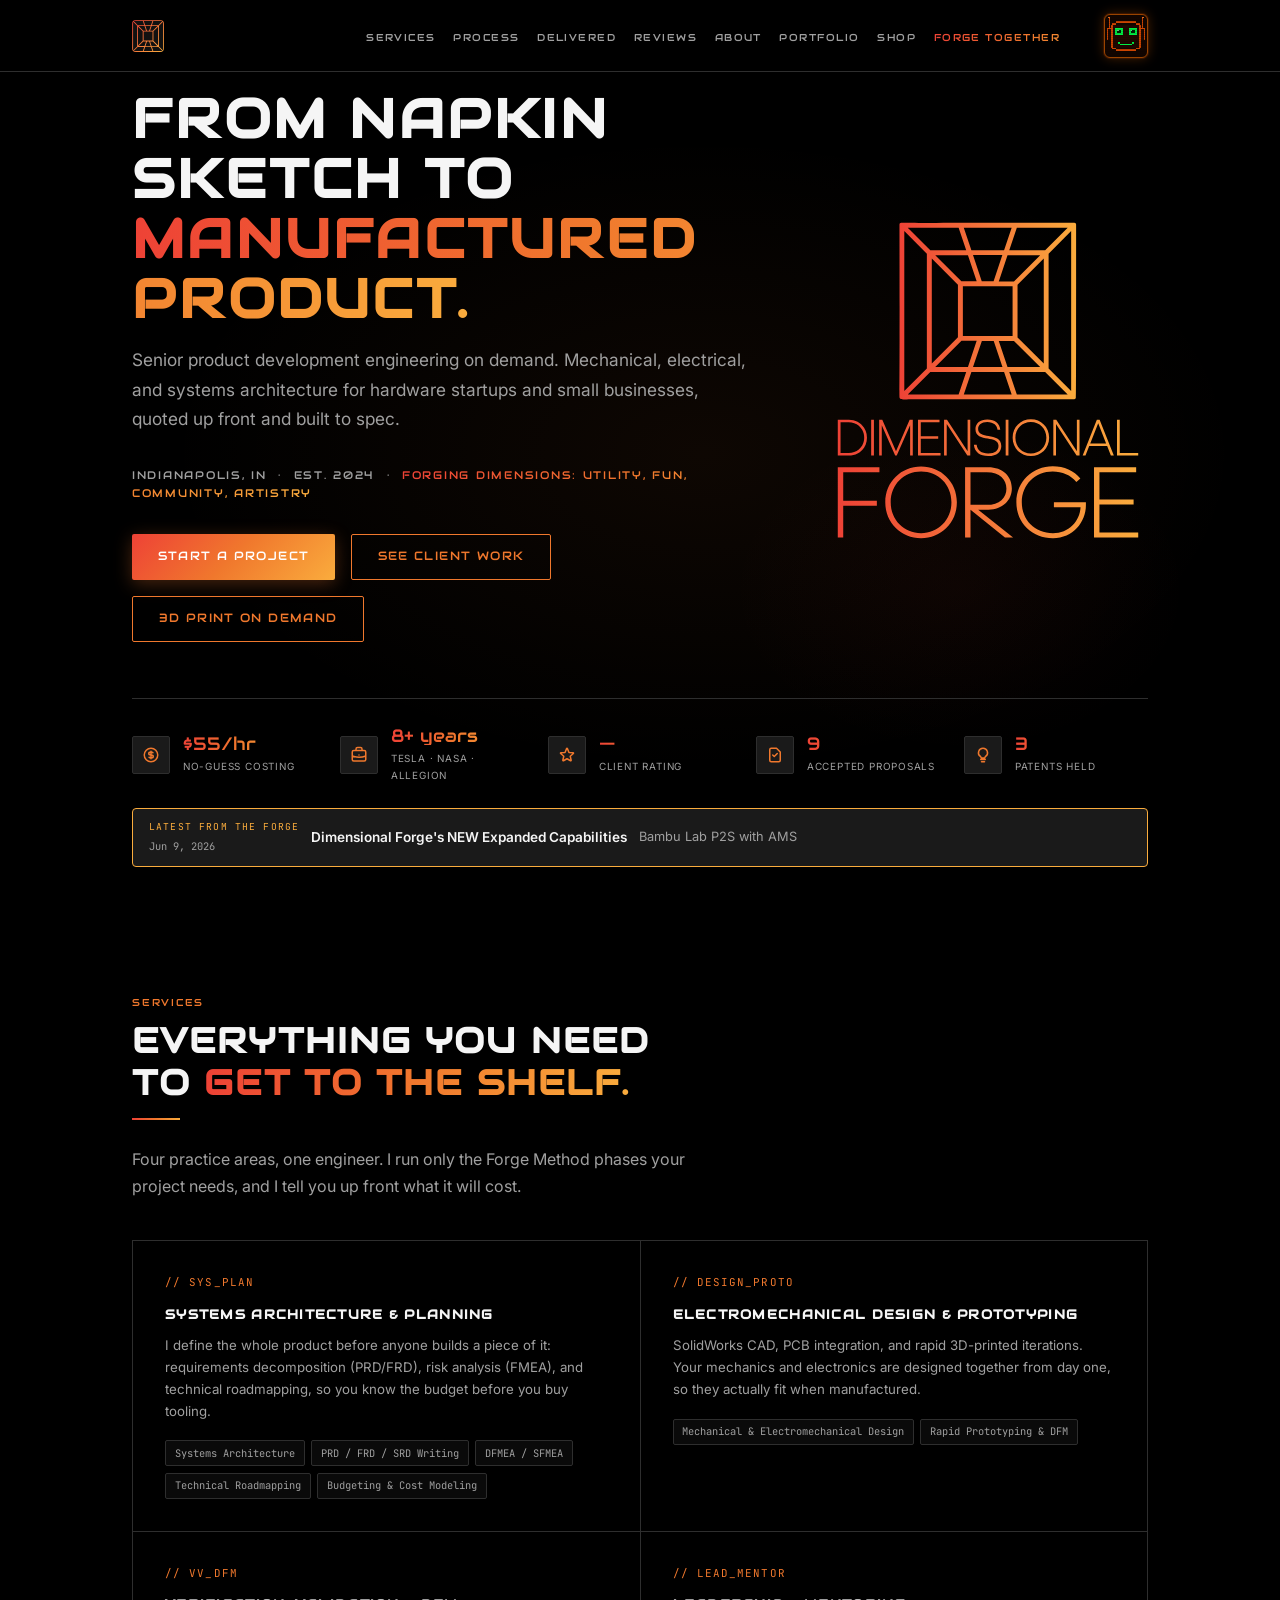
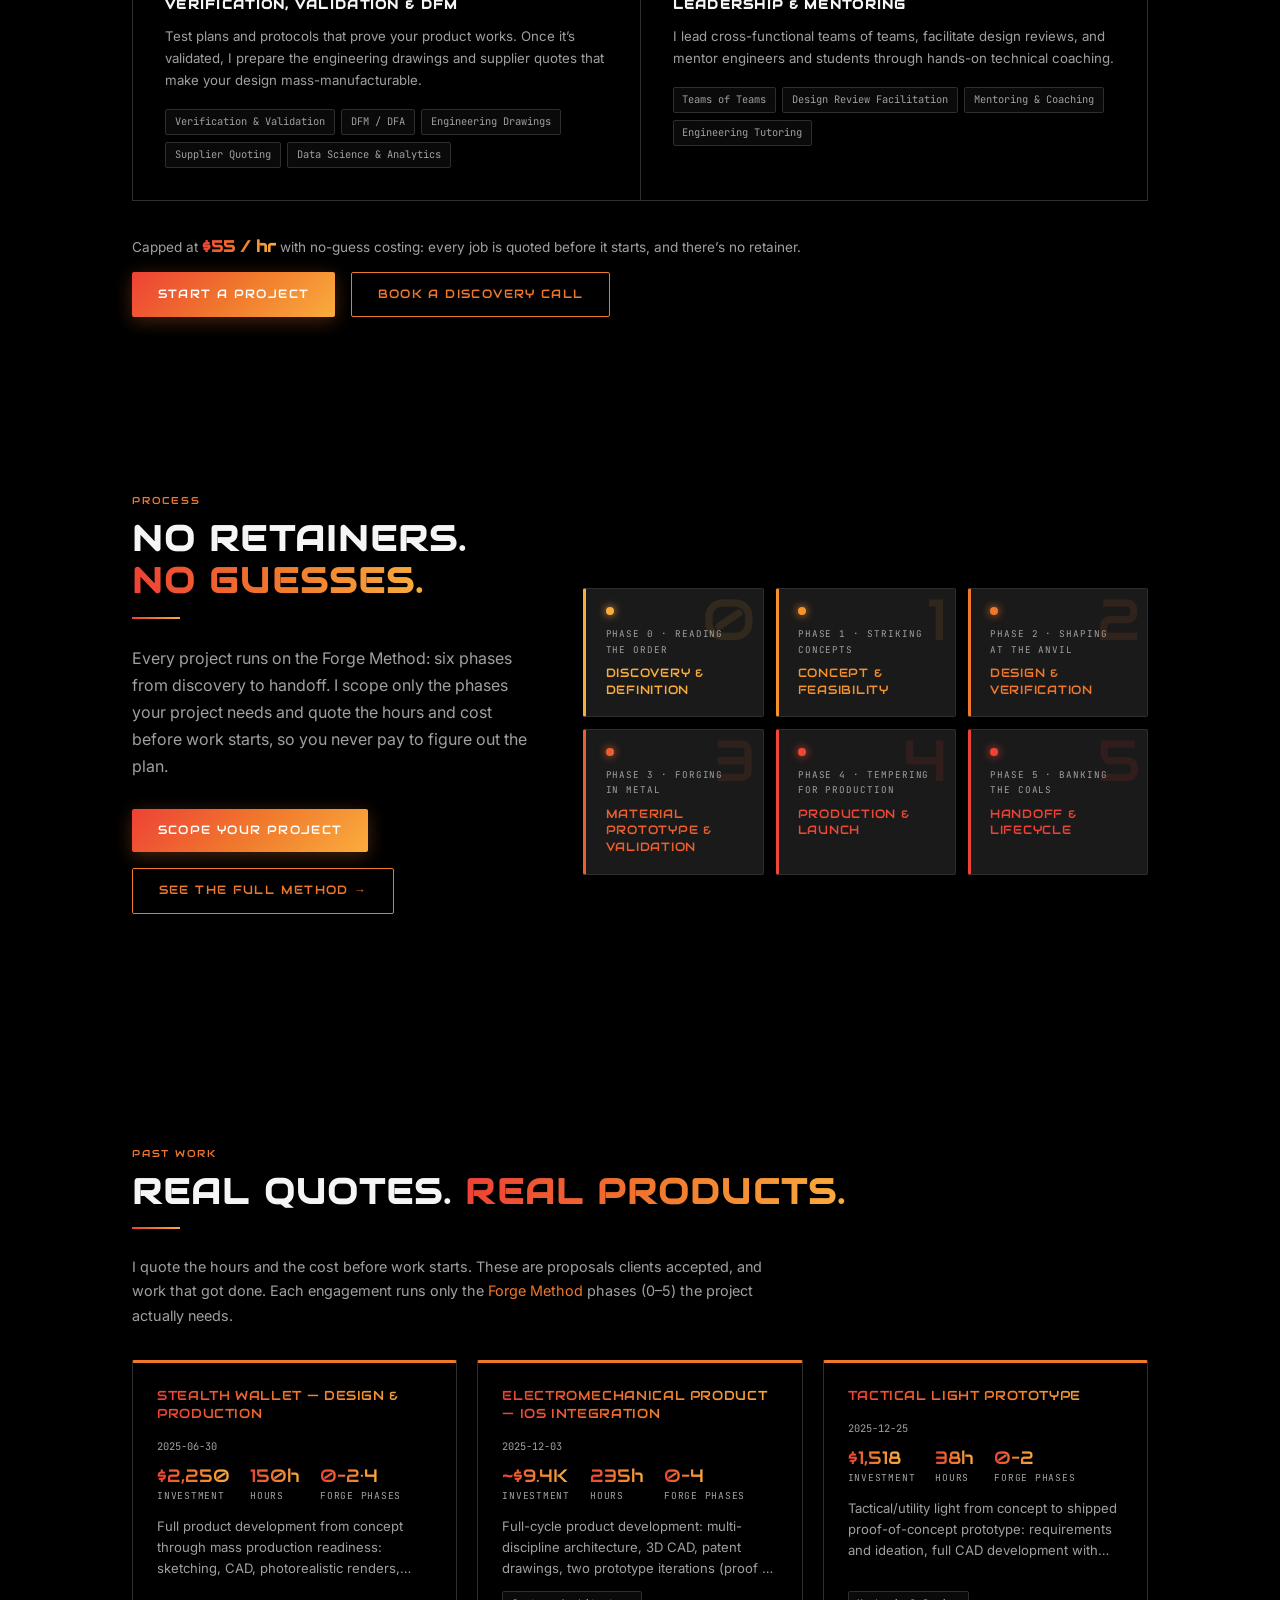
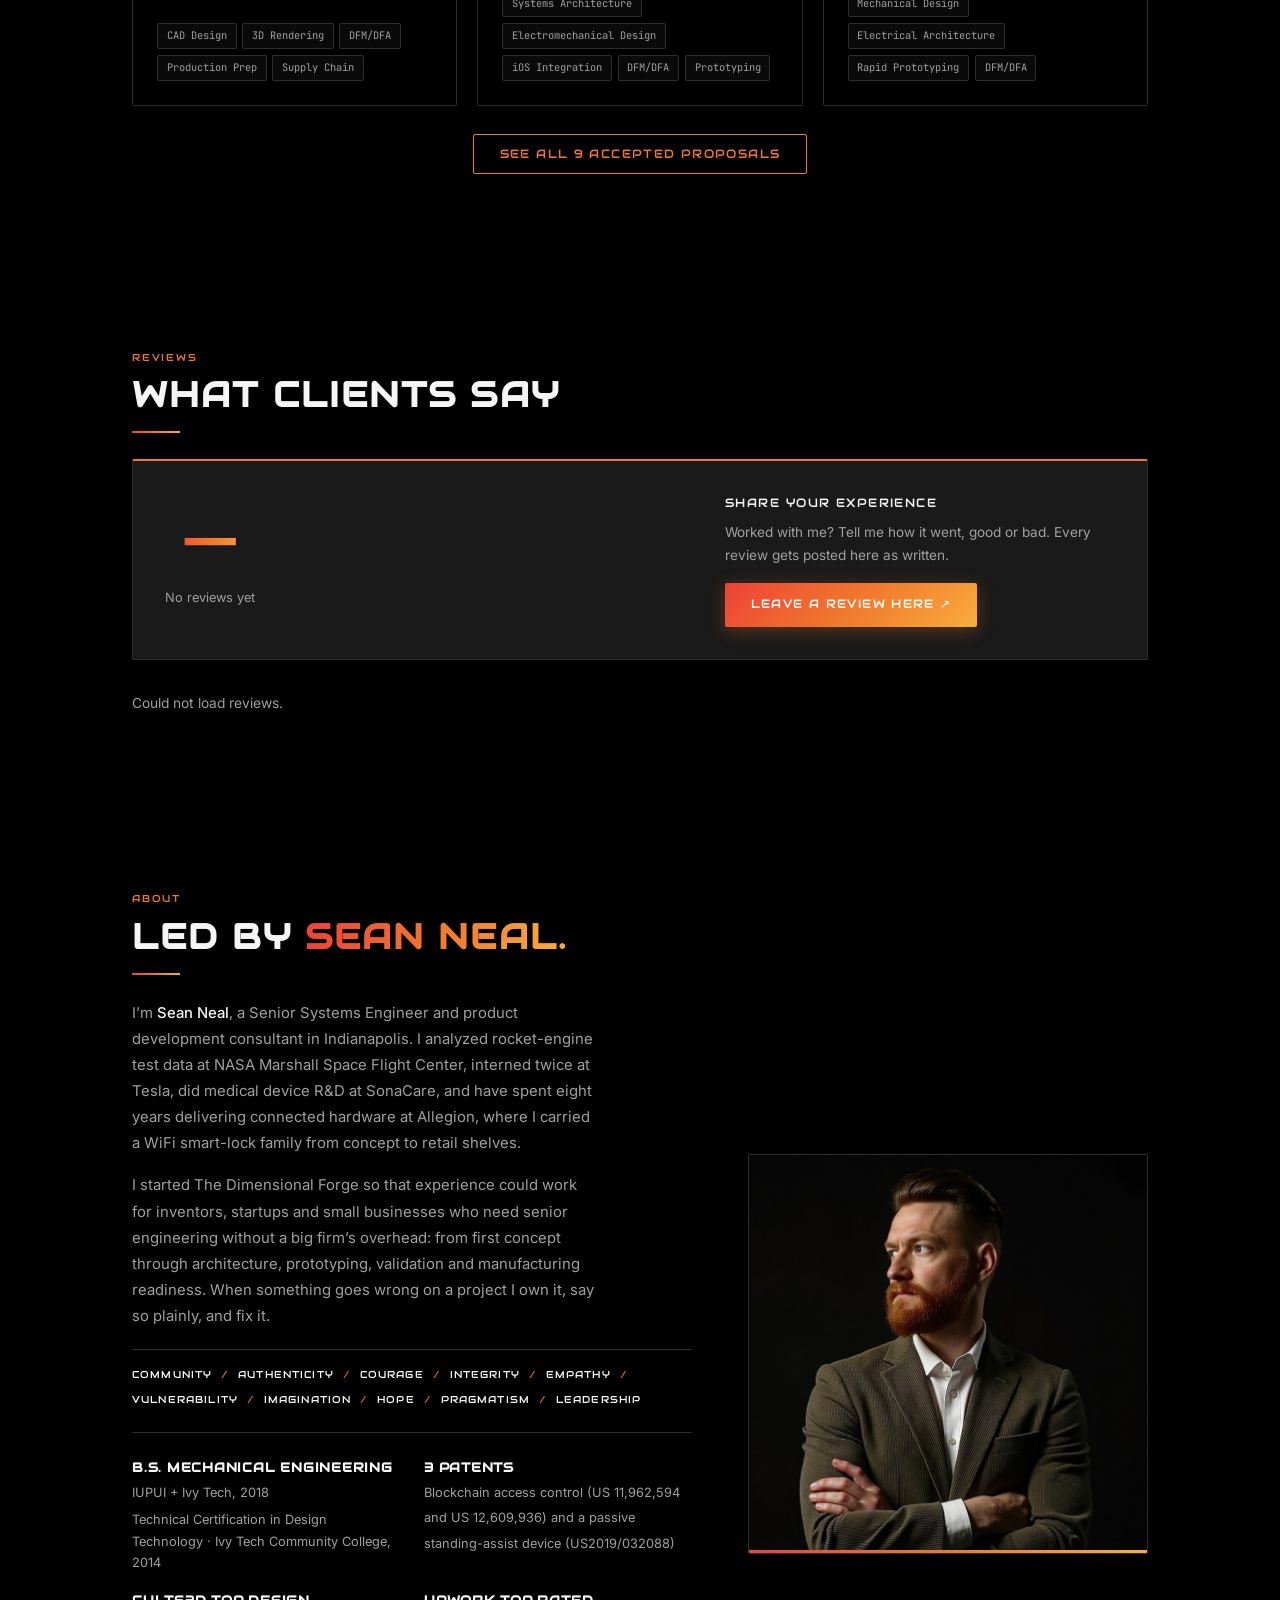
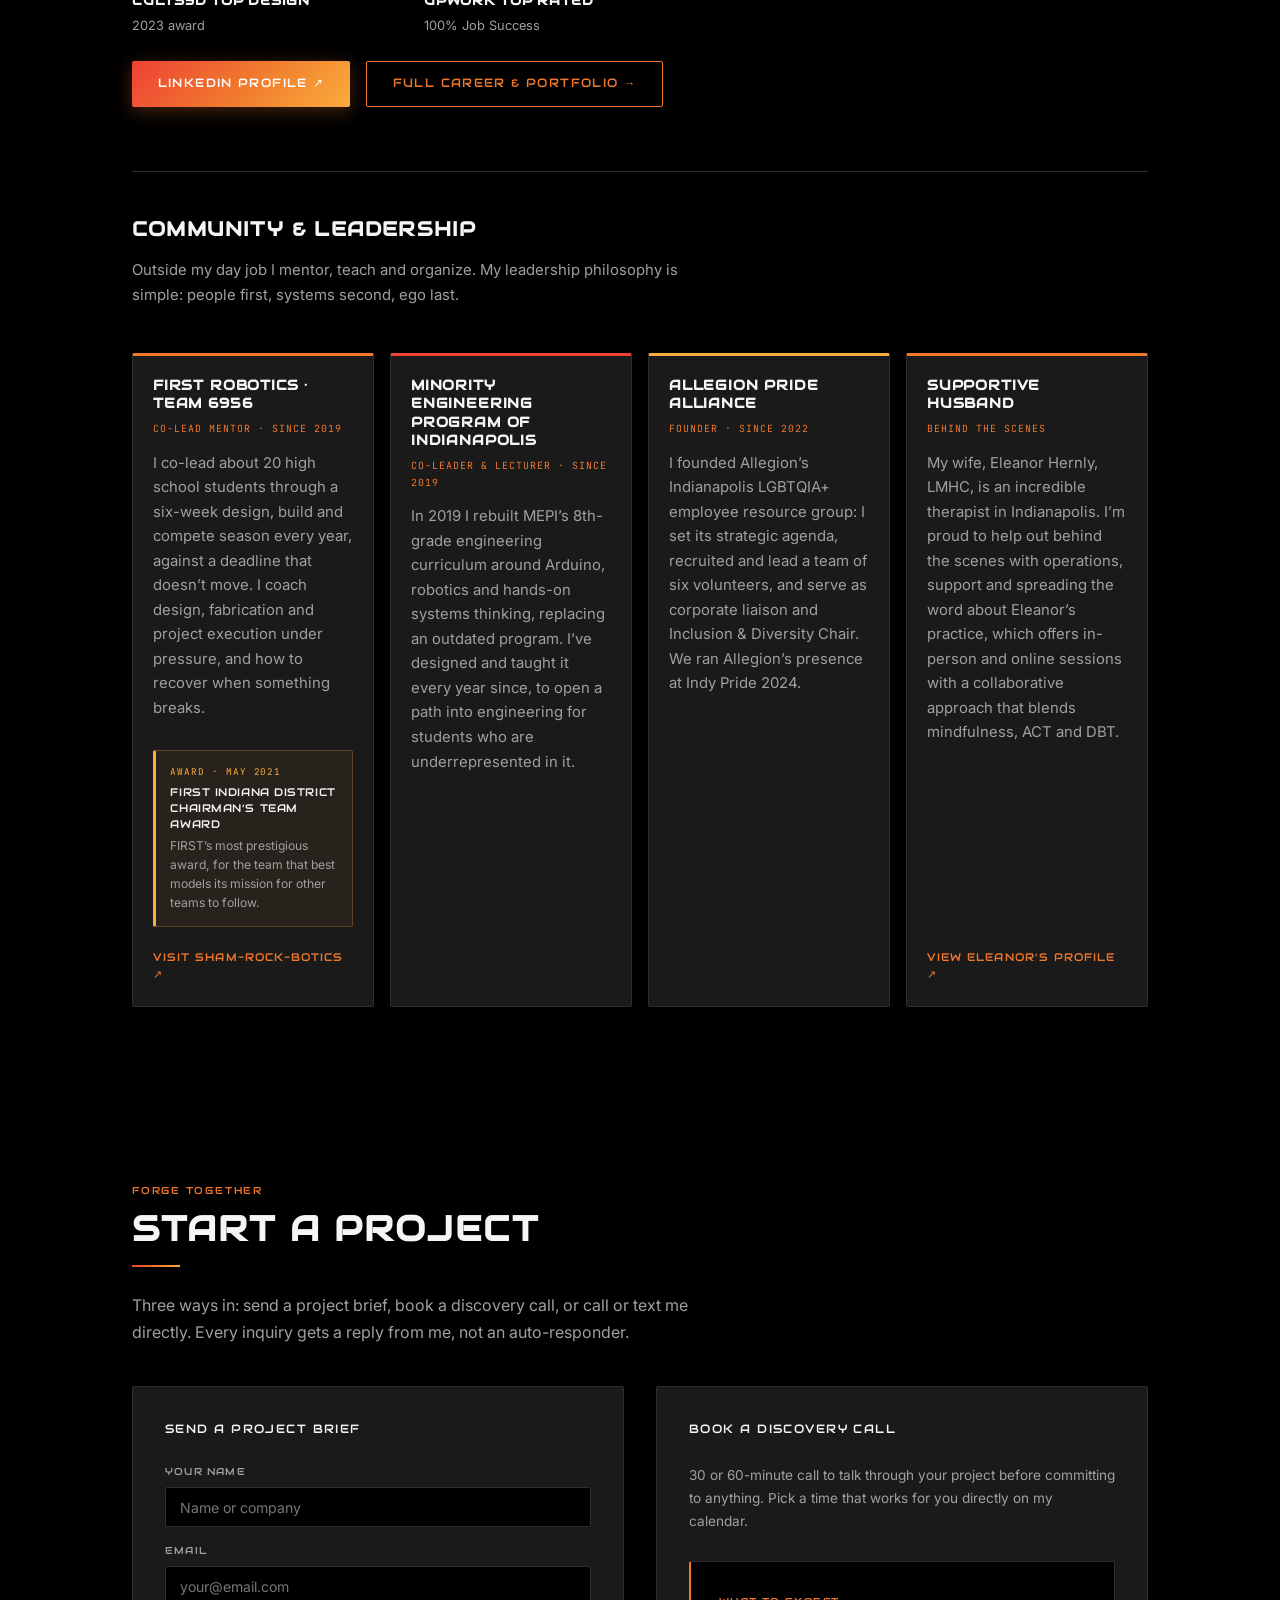
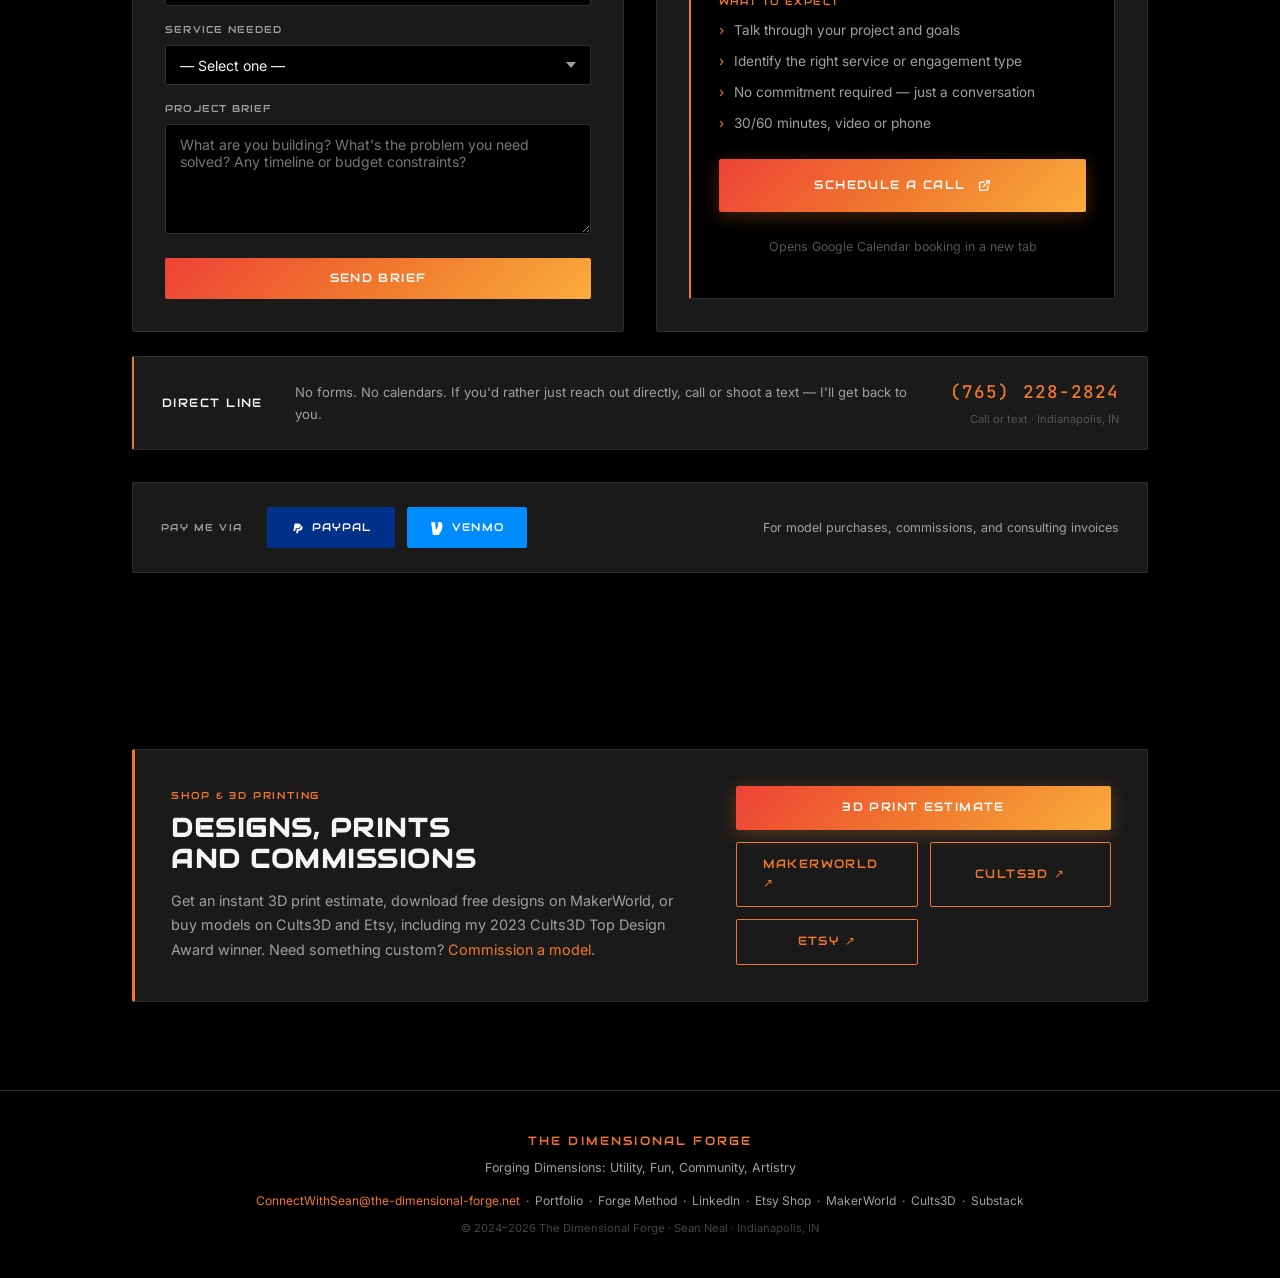
<file: index.html>
<!DOCTYPE html>
<html lang="en">
<head>
  <meta charset="UTF-8" />
  <meta name="viewport" content="width=device-width, initial-scale=1.0" />
  <title>The Dimensional Forge — Sean Neal · Product Development On Demand · Indianapolis</title>
  <meta name="description" content="Senior product development engineering on demand for inventors, startups, and small businesses — systems architecture, CAD, rapid prototyping, DFM, and V&V from an Indianapolis-based consultant." />
  <link rel="canonical" href="https://dimensional-forge.github.io/" />
  <link rel="icon" type="image/svg+xml" href="favicon.svg" />
  <meta property="og:type" content="website" />
  <meta property="og:url" content="https://dimensional-forge.github.io/" />
  <meta property="og:site_name" content="The Dimensional Forge" />
  <meta property="og:title" content="The Dimensional Forge — Product Development Consulting" />
  <meta property="og:description" content="Senior product development engineering on demand: systems architecture, CAD, rapid prototyping, DFM, and verification & validation for inventors, startups, and small businesses." />
  <meta name="twitter:card" content="summary" />
  <script type="application/ld+json">
  {
    "@context": "https://schema.org",
    "@type": "ProfessionalService",
    "name": "The Dimensional Forge",
    "url": "https://dimensional-forge.github.io/",
    "description": "Product development consulting for inventors, startups, and small businesses: systems architecture, mechanical and electromechanical design, rapid prototyping, DFM, and verification & validation.",
    "founder": { "@type": "Person", "name": "Sean Neal" },
    "address": { "@type": "PostalAddress", "addressLocality": "Indianapolis", "addressRegion": "IN", "addressCountry": "US" },
    "telephone": "+1-765-228-2824",
    "email": "ConnectWithSean@the-dimensional-forge.net",
    "priceRange": "Up to $55/hr",
    "sameAs": [
      "https://linkedin.com/in/seanneal19",
      "https://etsy.com/shop/DimensionalForgeProd",
      "https://makerworld.com/en/@Dimensional.F",
      "https://cults3d.com/en/users/TheDimensionalForge/3d-models",
      "https://thedimensionalforge.substack.com"
    ]
  }
  </script>
  <link href="https://fonts.googleapis.com/css2?family=Audiowide&family=Inter:wght@300;400;500;600&family=JetBrains+Mono:wght@400;500&display=swap" rel="stylesheet" />
  <link rel="stylesheet" href="assets/css/styles.css" />
</head>

<body>

  <!-- EMBERS -->
  <div class="embers" id="embers"></div>
  <!-- ── NAV ──────────────────────────────────────────────────────── -->
  <nav>
    <div class="inner">
      <a href="#hero" class="nav-logo" aria-label="The Dimensional Forge">
        <svg xmlns="http://www.w3.org/2000/svg" viewBox="40 40 430 430" style="height:32px;width:32px;display:block;border-radius:4px;" aria-hidden="true">
          <defs>
            <linearGradient id="nav-icon-grad" x1="0%" y1="0%" x2="100%" y2="100%">
              <stop stop-color="#EE4236" offset="0"/>
              <stop stop-color="#FAAC3D" offset="1"/>
            </linearGradient>
          </defs>
          <rect x="40" y="40" width="430" height="430" fill="#111"/>
          <path fill="url(#nav-icon-grad)" d="M42.843,48.727c1.185,445.12-1.883,411.585,1.389,418.13c0.278,0.278,0.278,0.278,0.278,0.556c0.278,0.278,0.278,0.278,0.556,0.278c6.219,3.109-11.301,0.187,145.026,1.389H322.06c157.166-0.305,140.352,0.947,145.026-1.389c0.278,0,0.278-0.278,0.556-0.278c0.278-0.278,0.278-0.278,0.278-0.556c0.278-0.556,0.833-0.833,0.833-1.389c0.768-2.303,0.555-416.847,0.549-416.947v-1.43c0-2.337-1.915-4.221-4.252-4.182l-1.377,0.023c0,0-24.026,0.189-141.612-0.04H190.091C81.12,43.731,56.366,42.623,49.509,42.853h-2.578c-2.223,0-4.033,1.786-4.063,4.009L42.843,48.727z M326.227,457.411l-18.337-54.454h86.682l54.454,54.454H326.227z M62.847,457.411l54.454-54.454h86.682l-18.337,54.454H62.847z M185.646,54.561l18.337,54.454h-86.682L62.847,54.561H185.646z M449.027,54.561l-54.454,54.454H307.89l18.337-54.454H449.027z M327.894,319.609V192.642l63.345-63.345v253.379L327.894,319.609z M195.926,315.997V195.976h120.021v120.022H195.926z M183.979,192.364v126.967l-63.067,63.345V129.297L183.979,192.364z M382.626,120.962l-63.345,63.345h-36.673l21.115-63.345H382.626z M270.106,184.029H241.49l-21.115-63.345h70.846L270.106,184.029z M229.265,184.029h-36.951l-63.067-63.067h78.903L229.265,184.029z M108.966,117.35v277.272l-54.454,54.454V62.896L108.966,117.35z M129.247,391.01l63.345-63.345h36.673L208.15,391.01H129.247z M241.767,327.944h28.616l21.115,63.345h-71.124L241.767,327.944z M282.608,327.944h36.673l63.345,63.345h-78.903L282.608,327.944z M402.907,394.622V117.35l54.454-54.454v385.902L402.907,394.622z M313.725,54.561l-18.337,54.454h-78.903l-18.337-54.454H313.725z M198.148,457.411l18.337-54.454h78.903l18.337,54.454H198.148z"/>
        </svg>
        <span class="nav-wordmark" aria-hidden="true"><span class="nw-text">The Dimensional Forge</span></span>
      </a>
      <ul class="nav-links">
        <li><a href="#services">Services</a></li>
        <li><a href="#process">Process</a></li>
        <li><a href="#delivered">Delivered</a></li>
        <li><a href="#reviews">Reviews</a></li>
        <li><a href="#about">About</a></li>
        <li><a href="portfolio.html">Portfolio</a></li>
        <li><a href="#models">Shop</a></li>
        <li><a href="#book" class="nav-hire-me">Forge Together</a></li>
      </ul>

      <button id="nav-burger" aria-label="Open menu" aria-expanded="false">
        <span></span><span></span><span></span>
      </button>

      <!-- VENN nav widget -->
      <div id="venn-widget">

        <button id="venn-toggle" aria-label="Open VENN chat">
          <svg id="vwt-face" viewBox="-20 -20 260 260" shape-rendering="crispEdges" xmlns="http://www.w3.org/2000/svg">
            <rect x="-20" y="-50" width="260" height="340" fill="#120500"/>
            <rect x="-18" y="56" width="30" height="84" fill="#cc4400" rx="3"/>
            <rect x="-14" y="60" width="22" height="76" fill="#1f0800" rx="2"/>
            <rect x="208" y="56" width="30" height="84" fill="#cc4400" rx="3"/>
            <rect x="212" y="60" width="22" height="76" fill="#1f0800" rx="2"/>
            <rect x="-5"  y="-14" width="4"  height="70" fill="#cc4400"/>
            <rect x="-10" y="-18" width="14" height="7"  fill="#ff7722" rx="2"/>
            <rect x="221" y="-14" width="4"  height="70" fill="#cc4400"/>
            <rect x="216" y="-18" width="14" height="7"  fill="#ff7722" rx="2"/>
            <rect x="40"  y="10"  width="140" height="12" fill="#cc4400"/>
            <rect x="16"  y="22"  width="24"  height="12" fill="#cc4400"/>
            <rect x="180" y="22"  width="24"  height="12" fill="#cc4400"/>
            <rect x="10"  y="34"  width="200" height="156" fill="#1f0800"/>
            <rect x="10"  y="34"  width="12"  height="156" fill="#cc4400"/>
            <rect x="198" y="34"  width="12"  height="156" fill="#cc4400"/>
            <rect x="16"  y="190" width="24"  height="12" fill="#cc4400"/>
            <rect x="180" y="190" width="24"  height="12" fill="#cc4400"/>
            <rect x="40"  y="202" width="140" height="12" fill="#cc4400"/>
            <rect id="vwt-leye"   x="36"  y="58" width="56" height="44" fill="#00ee44" rx="2"/>
            <rect id="vwt-lpupil" x="50"  y="68" width="28" height="24" fill="#002208"/>
            <rect id="vwt-lshine" x="50"  y="68" width="9"  height="9"  fill="#aaffcc" opacity="0.65"/>
            <rect id="vwt-reye"   x="128" y="58" width="56" height="44" fill="#00ee44" rx="2"/>
            <rect id="vwt-rpupil" x="142" y="68" width="28" height="24" fill="#002208"/>
            <rect id="vwt-rshine" x="142" y="68" width="9"  height="9"  fill="#aaffcc" opacity="0.65"/>
            <g id="vwt-mouth"></g>
          </svg>
        </button>

        <div id="venn-panel">
          <div id="venn-panel-header">
            <div class="venn-crt-mini">
              <svg viewBox="-20 -20 260 260" shape-rendering="crispEdges" xmlns="http://www.w3.org/2000/svg">
                <defs>
                  <radialGradient id="vwh-glow" cx="50%" cy="45%" r="55%">
                    <stop offset="0%"   stop-color="#ff5500" stop-opacity="0.09"/>
                    <stop offset="100%" stop-color="#ff5500" stop-opacity="0"/>
                  </radialGradient>
                </defs>
                <rect x="-20" y="-50" width="260" height="340" fill="#120500"/>
                <rect x="-18" y="56" width="30" height="84" fill="#cc4400" rx="3"/>
                <rect x="-14" y="60" width="22" height="76" fill="#1f0800" rx="2"/>
                <rect x="208" y="56" width="30" height="84" fill="#cc4400" rx="3"/>
                <rect x="212" y="60" width="22" height="76" fill="#1f0800" rx="2"/>
                <rect x="-5"  y="-14" width="4"  height="70" fill="#cc4400"/>
                <rect class="venn-ant-l" x="-10" y="-18" width="14" height="7" fill="#ff7722" rx="2"/>
                <rect x="221" y="-14" width="4"  height="70" fill="#cc4400"/>
                <rect class="venn-ant-r" x="216" y="-18" width="14" height="7" fill="#ff7722" rx="2"/>
                <rect x="40"  y="10"  width="140" height="12" fill="#cc4400"/>
                <rect x="16"  y="22"  width="24"  height="12" fill="#cc4400"/>
                <rect x="180" y="22"  width="24"  height="12" fill="#cc4400"/>
                <rect x="10"  y="34"  width="200" height="156" fill="#1f0800"/>
                <rect x="10"  y="34"  width="12"  height="156" fill="#cc4400"/>
                <rect x="198" y="34"  width="12"  height="156" fill="#cc4400"/>
                <rect x="16"  y="190" width="24"  height="12" fill="#cc4400"/>
                <rect x="180" y="190" width="24"  height="12" fill="#cc4400"/>
                <rect x="40"  y="202" width="140" height="12" fill="#cc4400"/>
                <rect width="220" height="240" fill="url(#vwh-glow)"/>
                <rect class="venn-eye-anim" id="vwh-leye"   x="36"  y="58" width="56" height="44" fill="#00ee44" rx="2"/>
                <rect id="vwh-lpupil" x="50"  y="68" width="28" height="24" fill="#002208"/>
                <rect id="vwh-lshine" x="50"  y="68" width="9"  height="9"  fill="#aaffcc" opacity="0.65"/>
                <rect class="venn-eye-anim" id="vwh-reye"   x="128" y="58" width="56" height="44" fill="#00ee44" rx="2"/>
                <rect id="vwh-rpupil" x="142" y="68" width="28" height="24" fill="#002208"/>
                <rect id="vwh-rshine" x="142" y="68" width="9"  height="9"  fill="#aaffcc" opacity="0.65"/>
                <g id="vwh-mouth"></g>
              </svg>
            </div>
            <div id="venn-header-info">
              <span id="venn-header-name">VENN</span>
              <span id="venn-header-sub">The Dimensional Forge</span>
              <span id="venn-header-status">● Bridge Offline</span>
            </div>
            <button id="venn-close" aria-label="Close">✕</button>
          </div>
          <div id="venn-about-bar">
            <a href="venn-portfolio.html" target="_blank" id="venn-about-link">
              <svg width="10" height="10" viewBox="0 0 24 24" fill="none" stroke="currentColor" stroke-width="2.5" stroke-linecap="round" stroke-linejoin="round"><circle cx="12" cy="12" r="10"/><line x1="12" y1="8" x2="12" y2="12"/><line x1="12" y1="16" x2="12.01" y2="16"/></svg>
              About VENN
              <svg width="9" height="9" viewBox="0 0 24 24" fill="none" stroke="currentColor" stroke-width="2.5" stroke-linecap="round" stroke-linejoin="round"><path d="M18 13v6a2 2 0 01-2 2H5a2 2 0 01-2-2V8a2 2 0 012-2h6"/><polyline points="15 3 21 3 21 9"/><line x1="10" y1="14" x2="21" y2="3"/></svg>
            </a>
          </div>
          <div id="venn-cta">
            <p id="venn-cta-text">Chat with me on Telegram &mdash; ask a question or request a 3D-print quote.</p>
            <a id="venn-cta-btn" href="https://t.me/Venn_SMS_Bot?start=website" target="_blank" rel="noopener">
              <svg viewBox="0 0 24 24" fill="currentColor" aria-hidden="true"><path d="M21.94 4.3 18.9 19.1c-.23 1.02-.84 1.27-1.7.79l-4.7-3.47-2.27 2.18c-.25.25-.46.46-.94.46l.34-4.78L18.6 6.1c.38-.34-.08-.53-.59-.19L7.27 12.6l-4.65-1.45c-1.01-.32-1.03-1.01.21-1.5l18.2-7.02c.84-.31 1.58.2 1.31 1.67Z"/></svg>
              Open Telegram
            </a>
          </div>
        </div>

      </div><!-- /venn-widget -->

    </div>
  </nav>

  <!-- ── HERO ──────────────────────────────────────────────────────── -->
  <section id="hero">
    <div class="hero-bg"></div>
    <div class="container hero-content">
      <div class="hero-logo">
        <svg xmlns="http://www.w3.org/2000/svg" xmlns:xlink="http://www.w3.org/1999/xlink"
             viewBox="0 0 2803.3347638511004 3171.3413581453938">
          <g transform="scale(8.56706790726969) translate(10, 10)">
            <defs>
              <linearGradient id="hg1"><stop stop-color="#EE4236" offset="0"/><stop stop-color="#FAAC3D" offset="1"/></linearGradient>
              <linearGradient id="hg2"><stop stop-color="#EE4236" offset="0"/><stop stop-color="#FAAC3D" offset="1"/></linearGradient>
              <linearGradient id="hg3"><stop stop-color="#EE4236" offset="0"/><stop stop-color="#FAAC3D" offset="1"/></linearGradient>
              <linearGradient id="hg4"><stop stop-color="#EE4236" offset="0"/><stop stop-color="#FAAC3D" offset="1"/></linearGradient>
            </defs>
            <g transform="matrix(0.42356017282622244,0,0,0.42356017282622244,44.92793394727225,-18.137201937001823)" fill="url(#hg1)"><path d="M42.843,48.727c1.185,445.12-1.883,411.585,1.389,418.13c0.278,0.278,0.278,0.278,0.278,0.556  c0.278,0.278,0.278,0.278,0.556,0.278c6.219,3.109-11.301,0.187,145.026,1.389H322.06c157.166-0.305,140.352,0.947,145.026-1.389  c0.278,0,0.278-0.278,0.556-0.278c0.278-0.278,0.278-0.278,0.278-0.556c0.278-0.556,0.833-0.833,0.833-1.389  c0.768-2.303,0.555-416.847,0.549-416.947v-1.43c0-2.337-1.915-4.221-4.252-4.182l-1.377,0.023c0,0-24.026,0.189-141.612-0.04  H190.091C81.12,43.731,56.366,42.623,49.509,42.853h-2.578c-2.223,0-4.033,1.786-4.063,4.009L42.843,48.727z M326.227,457.411  l-18.337-54.454h86.682l54.454,54.454H326.227z M62.847,457.411l54.454-54.454h86.682l-18.337,54.454H62.847z M185.646,54.561  l18.337,54.454h-86.682L62.847,54.561H185.646z M449.027,54.561l-54.454,54.454H307.89l18.337-54.454H449.027z M327.894,319.609  V192.642l63.345-63.345v253.379L327.894,319.609z M195.926,315.997V195.976h120.021v120.022H195.926z M183.979,192.364v126.967  l-63.067,63.345V129.297L183.979,192.364z M382.626,120.962l-63.345,63.345h-36.673l21.115-63.345H382.626z M270.106,184.029H241.49  l-21.115-63.345h70.846L270.106,184.029z M229.265,184.029h-36.951l-63.067-63.067h78.903L229.265,184.029z M108.966,117.35v277.272  l-54.454,54.454V62.896L108.966,117.35z M129.247,391.01l63.345-63.345h36.673L208.15,391.01H129.247z M241.767,327.944h28.616  l21.115,63.345h-71.124L241.767,327.944z M282.608,327.944h36.673l63.345,63.345h-78.903L282.608,327.944z M402.907,394.622V117.35  l54.454-54.454v385.902L402.907,394.622z M313.725,54.561l-18.337,54.454h-78.903l-18.337-54.454H313.725z M198.148,457.411  l18.337-54.454h78.903l18.337,54.454H198.148z"/></g>
            <g transform="matrix(1.3371439857783192,0,0,1.3371439857783192,-2.6742879715566383,184.5798734868981)" fill="url(#hg2)"><path d="M2 40 l0 -27.4 l8.44 0 c7.64 0 13.88 5.76 13.88 13.68 s-6.24 13.72 -13.88 13.72 l-8.44 0 z M10.36 14.559999999999999 l-6.24 0 l0 23.48 l6.24 0 c6.64 0 11.84 -5 11.84 -11.76 s-5.2 -11.72 -11.84 -11.72 z M29.64 40 l-2.12 0 l0 -27.4 l2.12 0 l0 27.4 z M45.88 40 l-10.24 -23.16 l0 23.16 l-2 0 l0 -27.4 l2.4 0 l10.48 24.16 l10.44 -24.16 l2.4 0 l0 27.4 l-2.04 0 l0 -23.24 l-10.24 23.24 l-1.2 0 z M63.36 40 l0 -27.4 l16.44 0 l0 1.96 l-14.32 0 l0 10.6 l13.32 0 l0 1.96 l-13.32 0 l0 10.92 l15.12 0 l0 1.96 l-17.24 0 z M101.08 40 l-15.76 -24.12 l0 24.12 l-2.04 0 l0 -27.4 l2.24 0 l15.76 24.12 l0 -24.12 l2.04 0 l0 27.4 l-2.24 0 z M117.08 40.4 c-6.4 0 -10.32 -2.84 -11 -8.6 l2.12 0 c0.52 4.32 3.72 6.68 8.88 6.64 c5.12 0 7.84 -2.24 7.84 -5.88 c0 -4.08 -4.08 -4.76 -8.32 -5.56 c-4.56 -0.84 -9.32 -1.8 -9.32 -7.36 c0 -4.36 3.6 -7.28 9.08 -7.28 c5.84 0 9.56 3.08 9.88 7.88 l-2.08 0 c-0.32 -3.08 -2.8 -5.92 -7.92 -5.92 c-4.4 0 -6.92 2.24 -6.92 5.36 c0 3.92 3.88 4.6 8 5.36 c4.72 0.88 9.72 1.8 9.72 7.6 c0 4.28 -3.12 7.76 -9.96 7.76 z M132.52 40 l-2.12 0 l0 -27.4 l2.12 0 l0 27.4 z M149.68 40.32 c-7.68 0 -13.96 -5.92 -13.96 -14.04 s6.28 -14 13.96 -14 s13.96 5.88 13.96 14 s-6.28 14.04 -13.96 14.04 z M149.68 38.32 c6.64 0 11.84 -5.16 11.84 -12.04 s-5.2 -11.96 -11.84 -11.96 s-11.84 5.08 -11.84 11.96 s5.2 12.04 11.84 12.04 z M184.64000000000001 40 l-15.76 -24.12 l0 24.12 l-2.04 0 l0 -27.4 l2.24 0 l15.76 24.12 l0 -24.12 l2.04 0 l0 27.4 l-2.24 0 z M207.2 30.759999999999998 l-6.04 -15.4 l-6.08 15.4 l12.12 0 z M210.84 40 l-2.84 -7.24 l-13.72 0 l-2.84 7.24 l-2.16 0 l10.84 -27.4 l2.12 0 l10.88 27.4 l-2.28 0 z M215.51999999999998 40 l0 -27.4 l2.12 0 l0 25.44 l14.12 0 l0 1.96 l-16.24 0 z"/></g>
            <g transform="matrix(2.6222446673295368,0,0,2.6222446673295368,-5.2444893346590735,216.90372837283803)" fill="url(#hg3)"><path d="M17.24 27.6 l-13.12 0 l0 12.4 l-2.12 0 l0 -27.4 l16.24 0 l0 1.96 l-14.12 0 l0 11.08 l13.12 0 l0 1.96 z M34.480000000000004 40.32 c-7.68 0 -13.96 -5.92 -13.96 -14.04 s6.28 -14 13.96 -14 s13.96 5.88 13.96 14 s-6.28 14.04 -13.96 14.04 z M34.480000000000004 38.32 c6.64 0 11.84 -5.16 11.84 -12.04 s-5.2 -11.96 -11.84 -11.96 s-11.84 5.08 -11.84 11.96 s5.2 12.04 11.84 12.04 z M60.16 14.559999999999999 l-6.4 0 l0 12.72 l6.2 0 c5.24 0 7.8 -2.8 7.8 -6.32 c0 -3.6 -2.6 -6.4 -7.6 -6.4 z M53.76 29.16 l0 10.84 l-2.12 0 l0 -27.4 l9 0 c5.76 0 9.24 3.56 9.24 8.32 c0 4.6 -3.68 8.24 -9.12 8.24 l-4 0 l13.6 10.84 l-3.16 0 z M98.75999999999999 27.48 c0 6.56 -5.04 12.84 -12.84 12.84 c-8.16 0 -14.28 -5.92 -14.28 -14.04 s6.36 -14.04 14.16 -14.04 c4.56 0 8.28 1.72 10.8 4.8 l-1.56 1.32 c-2.24 -2.64 -5.48 -4.04 -9.24 -4.04 c-6.76 0 -12.04 5.08 -12.04 11.96 s5.04 12.04 12.16 12.04 c6.12 0 10.44 -4.6 10.76 -10.12 l-10.4 0 l0 -1.96 l12.48 0 l0 1.24 z M101.92 40 l0 -27.4 l16.44 0 l0 1.96 l-14.32 0 l0 10.6 l13.32 0 l0 1.96 l-13.32 0 l0 10.92 l15.12 0 l0 1.96 l-17.24 0 z"/></g>
          </g>
        </svg>
      </div>

      <h1 class="hero-title">From napkin sketch to <em>manufactured product.</em></h1>
      <p class="hero-desc">Senior product development engineering on demand. Mechanical, electrical, and systems architecture for hardware startups and small businesses, quoted up front and built to spec.</p>

      <p class="hero-sub">
        Indianapolis, IN &nbsp;·&nbsp; Est. 2024 &nbsp;·&nbsp;
        <span>Forging Dimensions: Utility, Fun, Community, Artistry</span>
      </p>

      <div class="hero-cta">
        <a href="#book" class="btn btn-primary">Start a Project</a>
        <a href="#delivered" class="btn btn-ghost">See Client Work</a>
        <a href="print-estimator.html" class="btn btn-ghost">3D Print On Demand</a>
      </div>

      <div class="hero-stats trust">
        <div class="trust-item">
          <span class="trust-ic" aria-hidden="true"><svg viewBox="0 0 24 24" fill="none" stroke="currentColor" stroke-width="2" stroke-linecap="round" stroke-linejoin="round"><path d="M12 8c-1.657 0-3 .895-3 2s1.343 2 3 2 3 .895 3 2-1.343 2-3 2m0-8c1.11 0 2.08.402 2.599 1M12 8V7m0 1v8m0 0v1m0-1c-1.11 0-2.08-.402-2.599-1M21 12a9 9 0 11-18 0 9 9 0 0118 0z"/></svg></span>
          <div>
            <div class="stat-num">$55/hr</div>
            <div class="stat-lbl">No-guess costing</div>
          </div>
        </div>
        <div class="trust-item">
          <span class="trust-ic" aria-hidden="true"><svg viewBox="0 0 24 24" fill="none" stroke="currentColor" stroke-width="2" stroke-linecap="round" stroke-linejoin="round"><path d="M21 13.255A23.931 23.931 0 0112 15c-3.183 0-6.22-.62-9-1.745M16 6V4a2 2 0 00-2-2h-4a2 2 0 00-2 2v2m4 6h.01M5 20h14a2 2 0 002-2V8a2 2 0 00-2-2H5a2 2 0 00-2 2v10a2 2 0 002 2z"/></svg></span>
          <div>
            <div class="stat-num">8+ years</div>
            <div class="stat-lbl">Tesla · NASA · Allegion</div>
          </div>
        </div>
        <div class="trust-item">
          <span class="trust-ic" aria-hidden="true"><svg viewBox="0 0 24 24" fill="none" stroke="currentColor" stroke-width="2" stroke-linecap="round" stroke-linejoin="round"><path d="M11.48 3.5a.56.56 0 011.04 0l2.13 5.11 5.52.44c.5.04.7.66.32.99l-4.2 3.6 1.28 5.39a.56.56 0 01-.84.61L12 16.98l-4.73 2.66a.56.56 0 01-.84-.61l1.28-5.39-4.2-3.6a.56.56 0 01.32-.99l5.52-.44 2.13-5.11z"/></svg></span>
          <div>
            <div class="stat-num" id="hero-rating-num">—</div>
            <div class="stat-lbl" id="hero-rating-lbl">Client Rating</div>
          </div>
        </div>
        <div class="trust-item">
          <span class="trust-ic" aria-hidden="true"><svg viewBox="0 0 24 24" fill="none" stroke="currentColor" stroke-width="2" stroke-linecap="round" stroke-linejoin="round"><path d="M9 12l2 2 4-4M7 3h7l5 5v11a2 2 0 01-2 2H7a2 2 0 01-2-2V5a2 2 0 012-2z"/></svg></span>
          <div>
            <div class="stat-num">9</div>
            <div class="stat-lbl">Accepted proposals</div>
          </div>
        </div>
        <div class="trust-item">
          <span class="trust-ic" aria-hidden="true"><svg viewBox="0 0 24 24" fill="none" stroke="currentColor" stroke-width="2" stroke-linecap="round" stroke-linejoin="round"><path d="M9 18h6M10 21h4M12 3a6 6 0 00-3.5 10.9c.6.45 1 1.15 1 1.9V16h5v-.2c0-.75.4-1.45 1-1.9A6 6 0 0012 3z"/></svg></span>
          <div>
            <div class="stat-num">3</div>
            <div class="stat-lbl">Patents held</div>
          </div>
        </div>
      </div>

      <a id="substack-pill" href="#" target="_blank" rel="noopener" aria-label="Latest Substack post">
        <div class="sp-left">
          <span class="sp-label">LATEST FROM THE FORGE</span>
          <span class="sp-meta" id="sp-meta"></span>
        </div>
        <span class="sp-title" id="sp-title"></span>
        <span class="sp-desc" id="sp-desc"></span>
      </a>
    </div>
  </section>

  <!-- ── SERVICES ───────────────────────────────────────────────────── -->
  <section id="services" class="section">
    <div class="container">
      <span class="label">Services</span>
      <h2 class="section-title">Everything you need to <em class="grad">get to the shelf.</em></h2>
      <hr class="rule" />
      <p class="section-lead">Four practice areas, one engineer. I run only the Forge Method phases your project needs, and I tell you up front what it will cost.</p>
      <div class="grid pillars">
        <div class="svc">
          <span class="svc-icon">// SYS_PLAN</span>
          <h3>Systems Architecture &amp; Planning</h3>
          <p>I define the whole product before anyone builds a piece of it: requirements decomposition (PRD/FRD), risk analysis (FMEA), and technical roadmapping, so you know the budget before you buy tooling.</p>
          <div class="svc-tags"><span class="wtag">Systems Architecture</span><span class="wtag">PRD / FRD / SRD Writing</span><span class="wtag">DFMEA / SFMEA</span><span class="wtag">Technical Roadmapping</span><span class="wtag">Budgeting &amp; Cost Modeling</span></div>
        </div>
        <div class="svc">
          <span class="svc-icon">// DESIGN_PROTO</span>
          <h3>Electromechanical Design &amp; Prototyping</h3>
          <p>SolidWorks CAD, PCB integration, and rapid 3D-printed iterations. Your mechanics and electronics are designed together from day one, so they actually fit when manufactured.</p>
          <div class="svc-tags"><span class="wtag">Mechanical &amp; Electromechanical Design</span><span class="wtag">Rapid Prototyping &amp; DFM</span></div>
        </div>
        <div class="svc">
          <span class="svc-icon">// VV_DFM</span>
          <h3>Verification, Validation &amp; DFM</h3>
          <p>Test plans and protocols that prove your product works. Once it’s validated, I prepare the engineering drawings and supplier quotes that make your design mass-manufacturable.</p>
          <div class="svc-tags"><span class="wtag">Verification &amp; Validation</span><span class="wtag">DFM / DFA</span><span class="wtag">Engineering Drawings</span><span class="wtag">Supplier Quoting</span><span class="wtag">Data Science &amp; Analytics</span></div>
        </div>
        <div class="svc">
          <span class="svc-icon">// LEAD_MENTOR</span>
          <h3>Leadership &amp; Mentoring</h3>
          <p>I lead cross-functional teams of teams, facilitate design reviews, and mentor engineers and students through hands-on technical coaching.</p>
          <div class="svc-tags"><span class="wtag">Teams of Teams</span><span class="wtag">Design Review Facilitation</span><span class="wtag">Mentoring &amp; Coaching</span><span class="wtag">Engineering Tutoring</span></div>
        </div>
      </div>
      <p class="services-rate">Capped at <strong>$55 / hr</strong> with no-guess costing: every job is quoted before it starts, and there’s no retainer.</p>
      <div class="services-cta">
        <a href="#book" class="btn btn-primary">Start a Project</a>
        <a href="#book" class="btn btn-ghost">Book a Discovery Call</a>
      </div>
    </div>
  </section>

  <!-- ── PROCESS ────────────────────────────────────────────────────── -->
  <section id="process" class="section section-dark">
    <div class="container process-layout">
      <div>
        <span class="label">Process</span>
        <h2 class="section-title">No retainers. <em class="grad">No guesses.</em></h2>
        <hr class="rule" />
        <p class="section-lead">Every project runs on the Forge Method: six phases from discovery to handoff. I scope only the phases your project needs and quote the hours and cost before work starts, so you never pay to figure out the plan.</p>
        <div class="hero-cta">
          <a href="#book" class="btn btn-primary">Scope Your Project</a>
          <a href="The_Dimensional_Forge_Method.html" class="btn btn-ghost">See the Full Method →</a>
        </div>
      </div>
      <div class="phase-grid">
          <div class="phase" style="--pc:#FAAC3D;"><span class="phase-wm" aria-hidden="true">0</span><span class="phase-dot" aria-hidden="true"></span><span class="phase-n">Phase 0 · Reading the Order</span><span class="phase-t">Discovery &amp; Definition</span></div>
          <div class="phase" style="--pc:#F5922B;"><span class="phase-wm" aria-hidden="true">1</span><span class="phase-dot" aria-hidden="true"></span><span class="phase-n">Phase 1 · Striking Concepts</span><span class="phase-t">Concept &amp; Feasibility</span></div>
          <div class="phase" style="--pc:#F0782D;"><span class="phase-wm" aria-hidden="true">2</span><span class="phase-dot" aria-hidden="true"></span><span class="phase-n">Phase 2 · Shaping at the Anvil</span><span class="phase-t">Design &amp; Verification</span></div>
          <div class="phase" style="--pc:#EC6030;"><span class="phase-wm" aria-hidden="true">3</span><span class="phase-dot" aria-hidden="true"></span><span class="phase-n">Phase 3 · Forging in Metal</span><span class="phase-t">Material Prototype &amp; Validation</span></div>
          <div class="phase" style="--pc:#EE4836;"><span class="phase-wm" aria-hidden="true">4</span><span class="phase-dot" aria-hidden="true"></span><span class="phase-n">Phase 4 · Tempering for Production</span><span class="phase-t">Production &amp; Launch</span></div>
          <div class="phase" style="--pc:#EE4236;"><span class="phase-wm" aria-hidden="true">5</span><span class="phase-dot" aria-hidden="true"></span><span class="phase-n">Phase 5 · Banking the Coals</span><span class="phase-t">Handoff &amp; Lifecycle</span></div>
      </div>
    </div>
  </section>

  <!-- ── DELIVERED ───────────────────────────────────────────────────── -->
  <section id="delivered" class="section section-dark">
    <div class="container">
      <span class="label">Past Work</span>
      <h2 class="section-title">Real quotes. <em class="grad">Real products.</em></h2>
      <hr class="rule" />
      <p style="color:var(--df-muted);font-size:0.9rem;max-width:640px;margin-bottom:2rem;line-height:1.7;">
        I quote the hours and the cost before work starts. These are proposals clients accepted, and work that got done.
        Each engagement runs only the <a href="The_Dimensional_Forge_Method.html" style="color:var(--df-orange);text-decoration:none;">Forge Method</a> phases (0–5) the project actually needs.
      </p>
      <div class="proposals-grid">
        <!-- Stealth Wallet -->
        <div class="proposal-card" data-proposal="stealth-wallet" tabindex="0" role="button">
          <div class="proposal-title">Stealth Wallet — Design &amp; Production</div>
          <span class="proposal-date">2025-06-30</span>
          <div class="proposal-stats">
            <div class="pstat"><span class="pstat-val">$2,250</span><span class="pstat-lbl">Investment</span></div>
            <div class="pstat"><span class="pstat-val">150h</span><span class="pstat-lbl">Hours</span></div>
            <div class="pstat"><span class="pstat-val">0–2·4</span><span class="pstat-lbl">Forge Phases</span></div>
          </div>
          <p class="proposal-desc">Full product development from concept through mass production readiness: sketching, CAD, photorealistic renders, proof-of-concept prototyping, DFM/DFA, supplier quoting, tooling, pilot run, and launch prep.</p>
          <div class="proposal-tags">
            <span class="wtag">CAD Design</span>
            <span class="wtag">3D Rendering</span>
            <span class="wtag">DFM/DFA</span>
            <span class="wtag">Production Prep</span>
            <span class="wtag">Supply Chain</span>
          </div>
        </div>

        <!-- K9 — Electromechanical Product with iOS Integration -->
        <div class="proposal-card" data-proposal="k9" tabindex="0" role="button">
          <div class="proposal-title">Electromechanical Product — iOS Integration</div>
          <span class="proposal-date">2025-12-03</span>
          <div class="proposal-stats">
            <div class="pstat"><span class="pstat-val">~$9.4K</span><span class="pstat-lbl">Investment</span></div>
            <div class="pstat"><span class="pstat-val">235h</span><span class="pstat-lbl">Hours</span></div>
            <div class="pstat"><span class="pstat-val">0–4</span><span class="pstat-lbl">Forge Phases</span></div>
          </div>
          <p class="proposal-desc">Full-cycle product development: multi-discipline architecture, 3D CAD, patent drawings, two prototype iterations (proof of concept, then a refined build with printed enclosure), iOS app MVP with hardware integration, and full production prep.</p>
          <div class="proposal-tags">
            <span class="wtag">Systems Architecture</span>
            <span class="wtag">Electromechanical Design</span>
            <span class="wtag">iOS Integration</span>
            <span class="wtag">DFM/DFA</span>
            <span class="wtag">Prototyping</span>
          </div>
        </div>

        <!-- Blast Light — Tactical Light Prototype -->
        <div class="proposal-card" data-proposal="blast-light" tabindex="0" role="button">
          <div class="proposal-title">Tactical Light Prototype</div>
          <span class="proposal-date">2025-12-25</span>
          <div class="proposal-stats">
            <div class="pstat"><span class="pstat-val">$1,518</span><span class="pstat-lbl">Investment</span></div>
            <div class="pstat"><span class="pstat-val">38h</span><span class="pstat-lbl">Hours</span></div>
            <div class="pstat"><span class="pstat-val">0–2</span><span class="pstat-lbl">Forge Phases</span></div>
          </div>
          <p class="proposal-desc">Tactical/utility light from concept to shipped proof-of-concept prototype: requirements and ideation, full CAD development with mechanical and electrical architecture, physical build, testing, and delivery.</p>
          <div class="proposal-tags">
            <span class="wtag">Mechanical Design</span>
            <span class="wtag">Electrical Architecture</span>
            <span class="wtag">Rapid Prototyping</span>
            <span class="wtag">DFM/DFA</span>
          </div>
        </div>

        <!-- Medical Device Reverse Engineering -->
        <div class="proposal-card is-extra" data-proposal="reverse-engineering" tabindex="0" role="button">
          <div class="proposal-title">Medical Device Reverse Engineering</div>
          <span class="proposal-date">2026-09-26</span>
          <div class="proposal-stats">
            <div class="pstat"><span class="pstat-val">$400</span><span class="pstat-lbl">Investment</span></div>
            <div class="pstat"><span class="pstat-val">8h</span><span class="pstat-lbl">Hours</span></div>
            <div class="pstat"><span class="pstat-val">0·2·5</span><span class="pstat-lbl">Forge Phases</span></div>
          </div>
          <p class="proposal-desc">Teardown and reverse engineering of a client-supplied medical device: methodical disassembly with measured photo documentation, parametric SolidWorks models of the key parts, and a handoff package of native CAD, STEP files, and basic dimensioned drawings.</p>
          <div class="proposal-tags">
            <span class="wtag">Reverse Engineering</span>
            <span class="wtag">CAD</span>
            <span class="wtag">Technical Documentation</span>
            <span class="wtag">Engineering Drawings</span>
          </div>
        </div>

        <!-- Cove Design Consultation -->
        <div class="proposal-card is-extra" data-proposal="cove-design" tabindex="0" role="button">
          <div class="proposal-title">Product Consultation</div>
          <span class="proposal-date">2025-07-11</span>
          <div class="proposal-stats">
            <div class="pstat">
              <span class="pstat-val">$220</span>
              <span class="pstat-lbl">Investment</span>
            </div>
            <div class="pstat">
              <span class="pstat-val">4h</span>
              <span class="pstat-lbl">Hours</span>
            </div>
            <div class="pstat">
              <span class="pstat-val">0</span>
              <span class="pstat-lbl">Forge Phase</span>
            </div>
          </div>
          <p class="proposal-desc">Single live consulting session covering product goals, manufacturing approach, and a prioritized roadmap. Delivered a structured session plan, recorded call, and written summary with next steps.</p>
          <div class="proposal-tags">
            <span class="wtag">Product Consulting</span>
            <span class="wtag">Manufacturing Strategy</span>
            <span class="wtag">Roadmapping</span>
          </div>
        </div>

        <!-- Automated Machine MVP -->
        <div class="proposal-card is-extra" data-proposal="shirt-folding" tabindex="0" role="button">
          <div class="proposal-title">Automated Machine MVP</div>
          <span class="proposal-date">2026-05-20</span>
          <div class="proposal-stats">
            <div class="pstat">
              <span class="pstat-val">$2,255</span>
              <span class="pstat-lbl">Investment</span>
            </div>
            <div class="pstat">
              <span class="pstat-val">41h</span>
              <span class="pstat-lbl">Hours</span>
            </div>
            <div class="pstat">
              <span class="pstat-val">0 &amp; 2</span>
              <span class="pstat-lbl">Forge Phases</span>
            </div>
          </div>
          <p class="proposal-desc">Functional MVP based on a reference CAD design — actuated panels, sequenced motion, and button-based controls. Design review, CAD adaptation, full 3D printed build, and structured mechanism verification testing.</p>
          <div class="proposal-tags">
            <span class="wtag">Mechanical Design</span>
            <span class="wtag">Rapid Prototyping</span>
            <span class="wtag">3D Printing</span>
            <span class="wtag">Electromechanical</span>
            <span class="wtag">V&amp;V</span>
          </div>
        </div>

        <!-- GlassBoard — Mechanical Drawing Update -->
        <div class="proposal-card is-extra" data-proposal="glassboard" tabindex="0" role="button">
          <div class="proposal-title">Mechanical Drawing Update</div>
          <span class="proposal-date">2026-03-01</span>
          <div class="proposal-stats">
            <div class="pstat"><span class="pstat-val">~$240</span><span class="pstat-lbl">Investment</span></div>
            <div class="pstat"><span class="pstat-val">6h</span><span class="pstat-lbl">Hours</span></div>
            <div class="pstat"><span class="pstat-val">0·2·5</span><span class="pstat-lbl">Forge Phases</span></div>
          </div>
          <p class="proposal-desc">Standardized title block and branding update across 40 mechanical drawings — logo swap, drawing number updates, and formatting changes delivered as a clean organized package.</p>
          <div class="proposal-tags">
            <span class="wtag">Technical Documentation</span>
            <span class="wtag">Engineering Drawings</span>
            <span class="wtag">CAD</span>
          </div>
        </div>

        <!-- Gus's Battle Bot Tutoring -->
        <div class="proposal-card is-extra" data-proposal="gus-battle-bot" tabindex="0" role="button">
          <div class="proposal-title">Battle Bot Engineering Tutoring</div>
          <span class="proposal-date">2026-04-19</span>
          <div class="proposal-stats">
            <div class="pstat"><span class="pstat-val">~$700</span><span class="pstat-lbl">Investment</span></div>
            <div class="pstat"><span class="pstat-val">17.5h</span><span class="pstat-lbl">Hours</span></div>
            <div class="pstat"><span class="pstat-val">4</span><span class="pstat-lbl">Sessions</span></div>
          </div>
          <p class="proposal-desc">Hands-on engineering tutoring for a 10-year-old: two parallel projects — build a new battle bot from a kit and diagnose/repair a broken one. Gus leads all hands-on work; I guide with questions only.</p>
          <div class="proposal-tags">
            <span class="wtag">Engineering Tutoring</span>
            <span class="wtag">Mentorship</span>
            <span class="wtag">Hands-On STEM</span>
          </div>
        </div>

        <!-- Pokestop LED Sign -->
        <div class="proposal-card is-extra" data-proposal="pokestop" tabindex="0" role="button">
          <div class="proposal-title">Custom Pokéstop LED Sign</div>
          <span class="proposal-date">2026-04-27</span>
          <div class="proposal-stats">
            <div class="pstat"><span class="pstat-val">~$230</span><span class="pstat-lbl">Investment</span></div>
            <div class="pstat"><span class="pstat-val">5.75h</span><span class="pstat-lbl">Hours</span></div>
            <div class="pstat"><span class="pstat-val">0·3·5</span><span class="pstat-lbl">Forge Phases</span></div>
          </div>
          <p class="proposal-desc">Custom illuminated Pokéstop-style sign: acrylic sheet cut to silhouette, LED neon flex front face, spinnable pole mount, full QC testing with 8+ hour runtime validation.</p>
          <div class="proposal-tags">
            <span class="wtag">Custom Fabrication</span>
            <span class="wtag">LED Electronics</span>
            <span class="wtag">Acrylic Work</span>
          </div>
        </div>

      </div>
      <div class="proposals-more">
        <button type="button" class="btn btn-ghost" id="proposals-toggle" aria-expanded="false">See all 9 accepted proposals</button>
      </div>
    </div>
  </section>

<section id="reviews" class="section">
    <div class="container">
      <span class="label">Reviews</span>
      <h2 class="section-title">What clients say</h2>
      <hr class="rule" />
      <div class="rv-layout">

        <!-- Summary band: score · distribution · leave a review -->
        <div class="rv-summary" id="rv-summary">
          <div class="rv-score-block">
            <div class="rv-big-score" id="rv-score">—</div>
            <div class="rv-stars-display" id="rv-stars-display"></div>
            <div class="rv-count" id="rv-count">No reviews yet</div>
          </div>
          <div class="rv-bars" id="rv-bars"></div>
          <div class="rv-cta">
            <div class="rv-form-title">Share Your Experience</div>
            <p>Worked with me? Tell me how it went, good or bad. Every review gets posted here as written.</p>
            <a href="https://forms.gle/AnAGkn4zsfMRNmru5" target="_blank" rel="noopener" class="btn btn-primary" style="justify-content:center;">Leave a Review Here ↗</a>
          </div>
        </div>

        <!-- Review cards (masonry grid) -->
        <div class="rv-list" id="rv-list">
          <!-- populated by JS -->
        </div>
        <button type="button" class="btn btn-ghost rv-more" id="rv-more" hidden></button>
      </div>
    </div>
  </section>

  <!-- ── ABOUT ──────────────────────────────────────────────────────── -->
  <section id="about" class="section">
    <div class="container">
      <span class="label">About</span>
      <h2 class="section-title">Led by <em class="grad">Sean Neal.</em></h2>
      <hr class="rule" />
      <div class="about-short">
        <figure class="about-photo">
          <img src="assets/img/sean-neal.jpg" width="800" height="800" alt="Sean Neal, founder and lead engineer of The Dimensional Forge" loading="lazy" decoding="async" />
        </figure>
        <div class="smith-bio">
          <p>I’m <strong>Sean Neal</strong>, a Senior Systems Engineer and product development consultant in Indianapolis. I analyzed rocket-engine test data at NASA Marshall Space Flight Center, interned twice at Tesla, did medical device R&amp;D at SonaCare, and have spent eight years delivering connected hardware at Allegion, where I carried a WiFi smart-lock family from concept to retail shelves.</p>
          <p>I started The Dimensional Forge so that experience could work for inventors, startups and small businesses who need senior engineering without a big firm’s overhead: from first concept through architecture, prototyping, validation and manufacturing readiness. When something goes wrong on a project I own it, say so plainly, and fix it.</p>
          <ul class="values" aria-label="My values">
            <li>Community</li>
            <li>Authenticity</li>
            <li>Courage</li>
            <li>Integrity</li>
            <li>Empathy</li>
            <li>Vulnerability</li>
            <li>Imagination</li>
            <li>Hope</li>
            <li>Pragmatism</li>
            <li>Leadership</li>
          </ul>
          <div class="smith-facts">
            <div class="smith-fact"><b>B.S. Mechanical Engineering</b><span>IUPUI + Ivy Tech, 2018</span><span class="smith-fact-sub">Technical Certification in Design Technology · Ivy Tech Community College, 2014</span></div>
            <div class="smith-fact"><b>3 patents</b><span>Blockchain access control (US 11,962,594 and US 12,609,936) and a passive standing-assist device (US2019/032088)</span></div>
            <div class="smith-fact"><b>Cults3D Top Design</b><span>2023 award</span></div>
            <div class="smith-fact"><b>Upwork Top Rated</b><span>100% Job Success</span></div>
          </div>
          <div class="hero-cta">
            <a href="https://www.linkedin.com/in/seanneal19/" target="_blank" rel="noopener" class="btn btn-primary">LinkedIn Profile ↗</a>
            <a href="portfolio.html" class="btn btn-ghost">Full Career &amp; Portfolio →</a>
          </div>
        </div>
      </div>
      <div class="about-community">
        <div class="about-community-head">
          <h3 class="about-sub">Community &amp; Leadership</h3>
          <p>Outside my day job I mentor, teach and organize. My leadership philosophy is simple: people first, systems second, ego last.</p>
        </div>
        <div class="cm-grid">
          <div class="cm-card">
            <h4>FIRST Robotics · Team 6956</h4>
            <span class="cm-role">Co-Lead Mentor · since 2019</span>
            <p>I co-lead about 20 high school students through a six-week design, build and compete season every year, against a deadline that doesn’t move. I coach design, fabrication and project execution under pressure, and how to recover when something breaks.</p>
            <div class="cm-award">
              <span class="cm-award-k">Award · May 2021</span>
              <b>FIRST Indiana District Chairman’s Team Award</b>
              <span>FIRST’s most prestigious award, for the team that best models its mission for other teams to follow.</span>
            </div>
            <a class="cm-link" href="https://www.shamrockbotics.com/" target="_blank" rel="noopener">Visit Sham-Rock-Botics ↗</a>
          </div>
          <div class="cm-card">
            <h4>Minority Engineering Program of Indianapolis</h4>
            <span class="cm-role">Co-Leader &amp; Lecturer · since 2019</span>
            <p>In 2019 I rebuilt MEPI’s 8th-grade engineering curriculum around Arduino, robotics and hands-on systems thinking, replacing an outdated program. I’ve designed and taught it every year since, to open a path into engineering for students who are underrepresented in it.</p>
          </div>
          <div class="cm-card">
            <h4>Allegion Pride Alliance</h4>
            <span class="cm-role">Founder · since 2022</span>
            <p>I founded Allegion’s Indianapolis LGBTQIA+ employee resource group: I set its strategic agenda, recruited and lead a team of six volunteers, and serve as corporate liaison and Inclusion &amp; Diversity Chair. We ran Allegion’s presence at Indy Pride 2024.</p>
          </div>
          <div class="cm-card">
            <h4>Supportive Husband</h4>
            <span class="cm-role">Behind the scenes</span>
            <p>My wife, Eleanor Hernly, LMHC, is an incredible therapist in Indianapolis. I’m proud to help out behind the scenes with operations, support and spreading the word about Eleanor’s practice, which offers in-person and online sessions with a collaborative approach that blends mindfulness, ACT and DBT.</p>
            <a class="cm-link" href="https://www.psychologytoday.com/us/therapists/eleanor-hernly-indianapolis-in/1600465" target="_blank" rel="noopener">View Eleanor’s profile ↗</a>
          </div>
        </div>
      </div>
    </div>
  </section>

  <!-- ── BOOK ──────────────────────────────────────────────────────── -->
<section id="book" class="section section-dark">
    <div class="container">
      <span class="label">Forge Together</span>
      <h2 class="section-title">Start a project</h2>
      <hr class="rule" />
      <p class="section-lead">Three ways in: send a project brief, book a discovery call, or call or text me directly. Every inquiry gets a reply from me, not an auto-responder.</p>
      <div class="book-layout">

        <!-- Inquiry form -->
        <div class="book-panel">
          <div class="book-panel-title">Send a Project Brief</div>
          <form id="inquiry-form" style="display:flex;flex-direction:column;flex:1;">
            <div class="bk-field">
              <label>Your Name</label>
              <input type="text" name="name" placeholder="Name or company" required />
            </div>
            <div class="bk-field">
              <label>Email</label>
              <input type="email" name="email" placeholder="your@email.com" required />
            </div>
            <div class="bk-field">
              <label>Service Needed</label>
              <select name="service">
                <option value="">— Select one —</option>
                <option>Systems Architecture</option>
                <option>Mechanical / Electromechanical Design</option>
                <option>Rapid Prototyping &amp; DFM</option>
                <option>PRD / FRD / SRD Writing</option>
                <option>DFMEA / SFMEA</option>
                <option>Verification &amp; Validation</option>
                <option>Technical Roadmapping</option>
                <option>Budgeting &amp; Cost Modeling</option>
                <option>Data Science &amp; Analytics</option>
                <option>Leadership &amp; Mentoring</option>
                <option>AI / LLM Integration</option>
                <option>Other / Not Sure Yet</option>
              </select>
            </div>
            <div class="bk-field">
              <label>Project Brief</label>
              <textarea name="body" placeholder="What are you building? What's the problem you need solved? Any timeline or budget constraints?" required></textarea>
            </div>
            <button type="submit" class="bk-submit">Send Brief</button>
          </form>
        </div>

        <!-- Discovery call booking -->
        <div class="book-panel" style="display:flex;flex-direction:column;">
          <div class="book-panel-title">Book a Discovery Call</div>
          <p style="color:var(--df-muted);font-size:0.85rem;margin-bottom:1.75rem;">30 or 60-minute call to talk through your project before committing to anything. Pick a time that works for you directly on my calendar.</p>
          <div style="
            flex:1;
            background:var(--df-black);
            border:1px solid var(--df-brush);
            border-left:2px solid var(--df-orange);
            border-radius:2px;
            padding:2rem 1.75rem;
            display:flex;
            flex-direction:column;
            gap:1.5rem;
          ">
            <div style="display:flex;flex-direction:column;gap:0.5rem;">
              <span style="font-family:'Audiowide',sans-serif;font-size:0.62rem;text-transform:uppercase;letter-spacing:0.14em;color:var(--df-orange);">What to expect</span>
              <ul style="list-style:none;display:flex;flex-direction:column;gap:0.5rem;margin:0;padding:0;">
                <li style="display:flex;align-items:baseline;gap:0.6rem;font-size:0.85rem;color:var(--df-muted);"><span style="color:var(--df-orange);flex-shrink:0;">›</span> Talk through your project and goals</li>
                <li style="display:flex;align-items:baseline;gap:0.6rem;font-size:0.85rem;color:var(--df-muted);"><span style="color:var(--df-orange);flex-shrink:0;">›</span> Identify the right service or engagement type</li>
                <li style="display:flex;align-items:baseline;gap:0.6rem;font-size:0.85rem;color:var(--df-muted);"><span style="color:var(--df-orange);flex-shrink:0;">›</span> No commitment required — just a conversation</li>
                <li style="display:flex;align-items:baseline;gap:0.6rem;font-size:0.85rem;color:var(--df-muted);"><span style="color:var(--df-orange);flex-shrink:0;">›</span> 30/60 minutes, video or phone</li>
              </ul>
            </div>
            <a href="https://calendar.app.google/bjt52NaM91BWy2st8" target="_blank" rel="noopener" class="btn btn-primary" style="justify-content:center;font-size:0.75rem;padding:1rem 1.6rem;">
              Schedule a Call
              <svg width="13" height="13" viewBox="0 0 24 24" fill="none" stroke="currentColor" stroke-width="2.5" stroke-linecap="round" stroke-linejoin="round" style="margin-left:0.25rem;"><path d="M18 13v6a2 2 0 01-2 2H5a2 2 0 01-2-2V8a2 2 0 012-2h6"/><polyline points="15 3 21 3 21 9"/><line x1="10" y1="14" x2="21" y2="3"/></svg>
            </a>
            <p style="font-size:0.78rem;color:#555;text-align:center;margin:0;">Opens Google Calendar booking in a new tab</p>
          </div>
        </div>

      </div>

      <!-- Direct line banner -->
      <div style="display:flex;align-items:center;gap:2rem;margin-top:1.5rem;padding:1.25rem 1.75rem;background:var(--df-steel);border:1px solid var(--df-brush);border-left:2px solid var(--df-orange);border-radius:2px;flex-wrap:wrap;">
        <span class="book-panel-title" style="white-space:nowrap;margin-bottom:0;">Direct Line</span>
        <div style="flex:1;min-width:200px;">
          <p style="font-size:0.82rem;color:var(--df-muted);margin:0;">No forms. No calendars. If you'd rather just reach out directly, call or shoot a text — I'll get back to you.</p>
        </div>
        <div style="display:flex;flex-direction:column;align-items:flex-end;gap:0.2rem;white-space:nowrap;">
          <a href="tel:+17652282824" style="font-family:'JetBrains Mono',monospace;font-size:1.1rem;font-weight:500;color:var(--df-orange);text-decoration:none;letter-spacing:0.06em;">(765) 228-2824</a>
          <span style="font-size:0.7rem;color:#555;">Call or text · Indianapolis, IN</span>
        </div>
      </div>

      <!-- Payment methods -->
      <div class="pay-strip">
        <span class="pay-strip-label">Pay me via</span>
        <div class="pay-btns">
          <a href="https://www.paypal.com/biz/profile/SystematicSeanShop" target="_blank" class="pay-btn pay-btn-paypal">
            <svg width="14" height="14" viewBox="0 0 24 24" fill="currentColor"><path d="M20.067 8.478c.492.315.887.747 1.15 1.252.528 1.017.528 2.15.04 3.397-.606 1.558-1.73 2.69-3.18 3.14-.5.154-1.028.225-1.565.225h-1.228c-.38 0-.7.266-.765.637l-.56 3.29c-.065.37-.384.637-.765.637H10.94a.38.38 0 01-.376-.434l.237-1.395.56-3.29.237-1.394a.776.776 0 01.765-.637h1.067c.537 0 1.065-.07 1.565-.225 1.45-.45 2.574-1.582 3.18-3.14.41-1.054.432-2.01.097-2.765-.085-.187-.19-.36-.313-.52.05.01.1.015.15.025.37.07.72.21 1.035.397l.124.2z"/><path d="M18.1 6.5c-.07-.364-.22-.703-.443-1.003-.7-.94-1.985-1.37-3.665-1.37H8.61c-.38 0-.7.266-.765.637L5.8 16.578a.38.38 0 00.376.434h2.766l.693-4.076-.022.13a.776.776 0 01.765-.637h1.596c3.127 0 5.573-1.24 6.29-4.83.02-.1.038-.2.053-.3a4.14 4.14 0 00-.216-1.8z"/></svg>
            PayPal
          </a>
          <a href="https://venmo.com/u/The_Dimensional_Forge" target="_blank" class="pay-btn pay-btn-venmo">
            <svg width="14" height="14" viewBox="0 0 24 24" fill="currentColor"><path d="M19.5 2C20.8 4.5 21.3 6.9 21.3 9.8c0 5.3-4.5 12.1-8.2 16.2h-8L2 2h6.6l1.8 13.8c1.7-2.8 3.7-7.2 3.7-10.2 0-1.6-.3-2.8-.7-3.8L19.5 2z"/></svg>
            Venmo
          </a>
        </div>
        <span class="pay-note">For model purchases, commissions, and consulting invoices</span>
      </div>

    </div>
  </section>

  <!-- ── SHOP ───────────────────────────────────────────────────────── -->
  <section id="models" class="section">
    <div class="container">
      <div class="shop-strip">
        <div>
          <span class="label">Shop &amp; 3D Printing</span>
          <h2 class="section-title">Designs, prints and commissions</h2>
          <p>Get an instant 3D print estimate, download free designs on MakerWorld, or buy models on Cults3D and Etsy, including my 2023 Cults3D Top Design Award winner. Need something custom? <a href="#book">Commission a model</a>.</p>
        </div>
        <div class="shop-links">
          <a href="print-estimator.html" class="btn btn-primary">3D Print Estimate</a>
          <a href="https://makerworld.com/en/@Dimensional.F" target="_blank" rel="noopener" class="btn btn-ghost">MakerWorld ↗</a>
          <a href="https://cults3d.com/en/users/TheDimensionalForge/3d-models" target="_blank" rel="noopener" class="btn btn-ghost">Cults3D ↗</a>
          <a href="https://etsy.com/shop/DimensionalForgeProd" target="_blank" rel="noopener" class="btn btn-ghost">Etsy ↗</a>
        </div>
      </div>
    </div>
  </section>

  <!-- ── FOOTER ─────────────────────────────────────────────────────── -->
  <footer>
    <div class="container">
      <div class="f-brand">The Dimensional Forge</div>
      <p>Forging Dimensions: Utility, Fun, Community, Artistry</p>
      <p style="margin-top:0.75rem;font-size:0.75rem;">
        <a href="mailto:ConnectWithSean@the-dimensional-forge.net" style="color:var(--df-orange);text-decoration:none;">ConnectWithSean@the-dimensional-forge.net</a>
        &nbsp;·&nbsp;
        <a href="portfolio.html" style="color:var(--df-muted);text-decoration:none;">Portfolio</a>
        &nbsp;·&nbsp;
        <a href="The_Dimensional_Forge_Method.html" style="color:var(--df-muted);text-decoration:none;">Forge Method</a>
        &nbsp;·&nbsp;
        <a href="https://linkedin.com/in/seanneal19" target="_blank" style="color:var(--df-muted);text-decoration:none;">LinkedIn</a>
        &nbsp;·&nbsp;
        <a href="https://etsy.com/shop/DimensionalForgeProd" target="_blank" style="color:var(--df-muted);text-decoration:none;">Etsy Shop</a>
        &nbsp;·&nbsp;
        <a href="https://makerworld.com/en/@Dimensional.F" target="_blank" style="color:var(--df-muted);text-decoration:none;">MakerWorld</a>
        &nbsp;·&nbsp;
        <a href="https://cults3d.com/en/users/TheDimensionalForge/3d-models" target="_blank" style="color:var(--df-muted);text-decoration:none;">Cults3D</a>
        &nbsp;·&nbsp;
        <a href="https://thedimensionalforge.substack.com" target="_blank" style="color:var(--df-muted);text-decoration:none;">Substack</a>
      </p>
      <p style="margin-top:0.5rem;font-size:0.7rem;color:#444;">© 2024–2026 The Dimensional Forge · Sean Neal · Indianapolis, IN</p>
    </div>
  </footer>

  <!-- ── PROPOSAL MODAL ───────────────────────────────────────────────── -->
  <!-- ── PROPOSAL MODAL ───────────────────────────────────────────────── -->
  <div class="pmodal-backdrop" id="pmodal-backdrop" role="dialog" aria-modal="true" aria-labelledby="pmodal-title">
    <div class="pmodal">
      <button class="pmodal-close" id="pmodal-close" aria-label="Close">✕ close</button>
      <div class="pmodal-label" id="pmodal-type"></div>
      <div class="pmodal-title" id="pmodal-title"></div>
      <div class="pmodal-stats" id="pmodal-stats"></div>
      <div class="pmodal-section-label">Scope of Work</div>
      <div id="pmodal-phases"></div>
      <div class="pmodal-section-label">Deliverables</div>
      <div class="pmodal-deliverables" id="pmodal-deliverables"></div>
      <div class="pmodal-section-label">Service Tags</div>
      <div class="proposal-tags" id="pmodal-tags" style="margin-top:0.25rem;"></div>
    </div>
  </div>

  <script src="assets/js/site.js"></script>
  <script src="assets/js/proposals.js"></script>
  <script src="assets/js/reviews.js"></script>
  <script src="assets/js/home.js"></script>
</body>
</html>
</file>
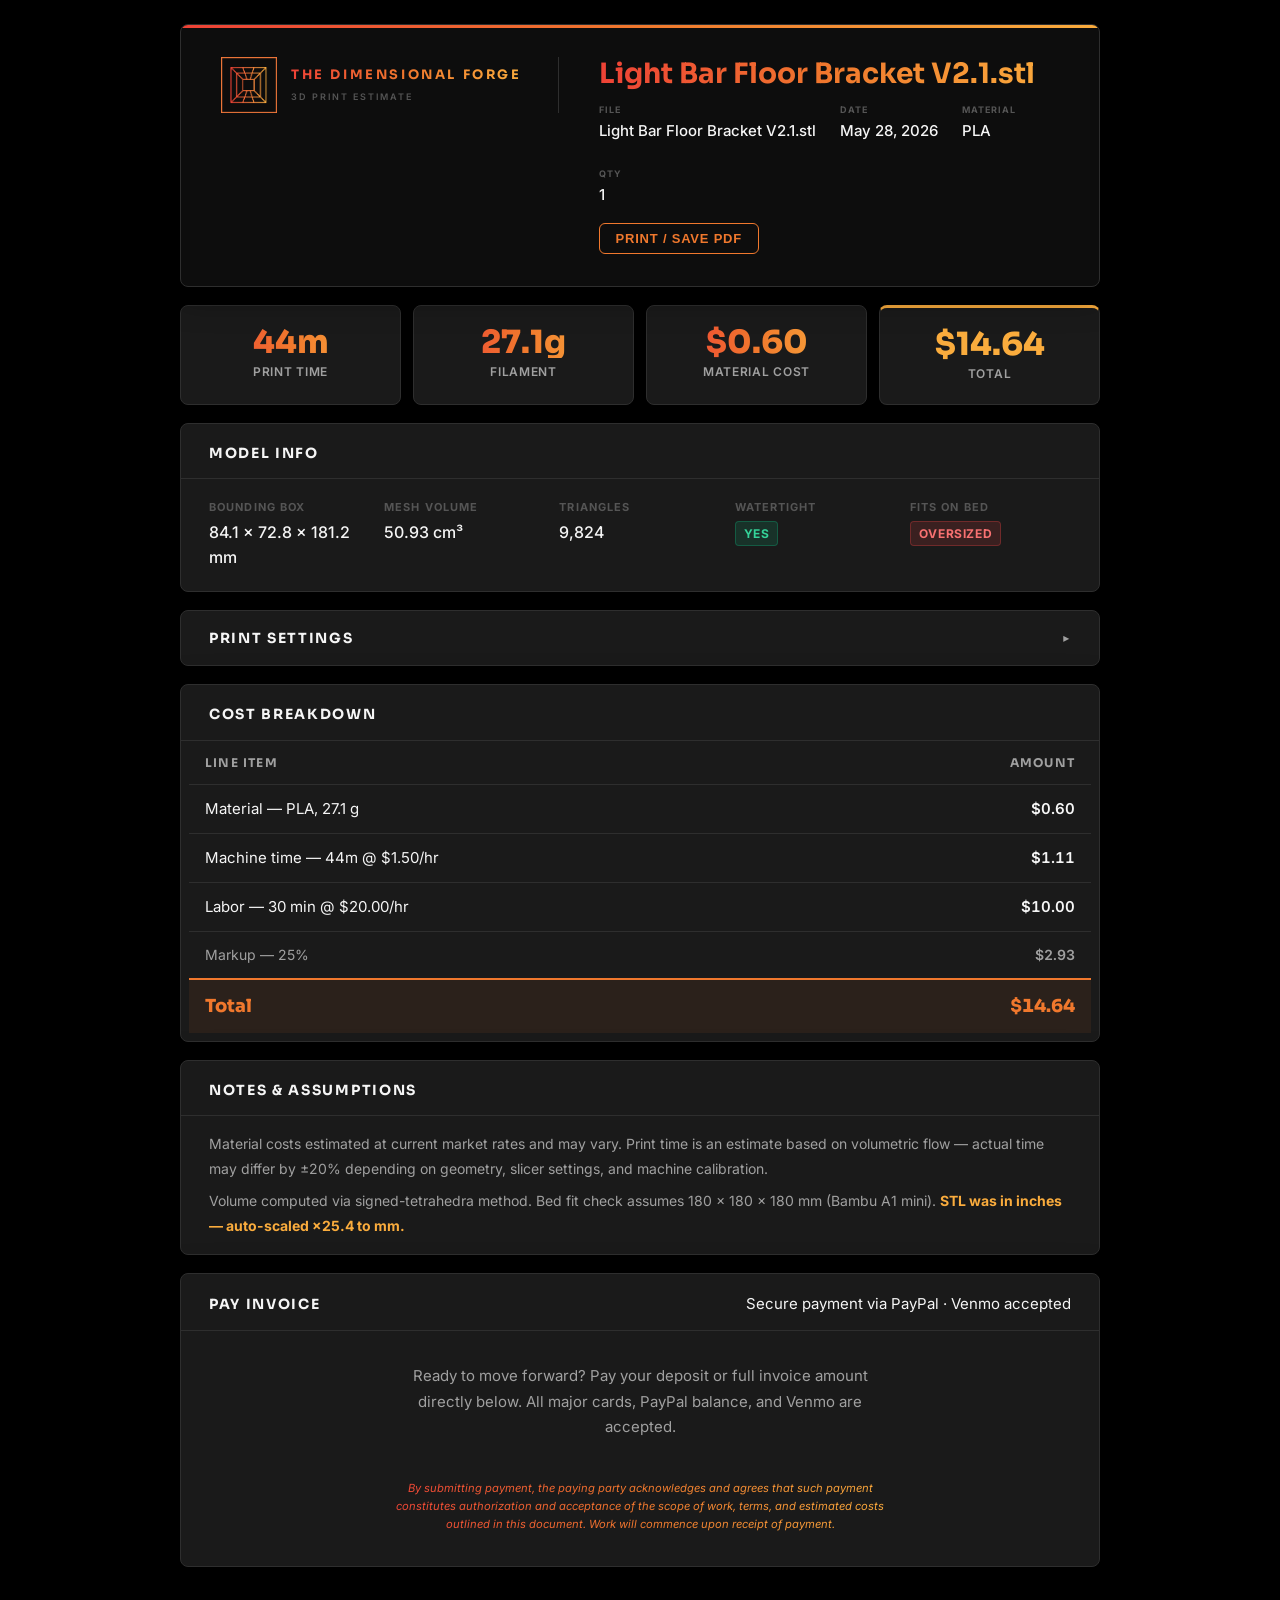
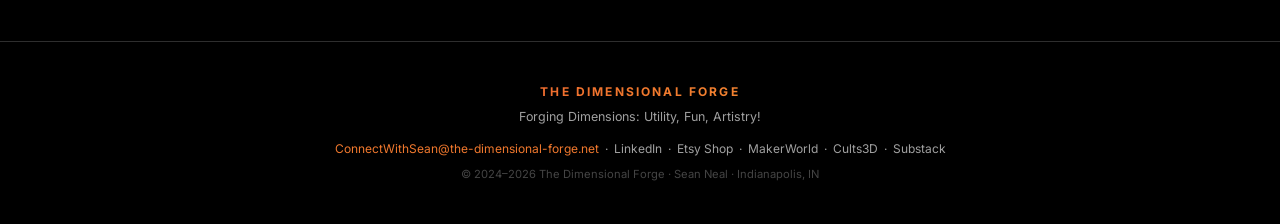
<file: light-bar-floor-bracket-v2-1.html>
<!DOCTYPE html>
<html lang="en">
<head>
<meta charset="UTF-8"><meta name="viewport" content="width=device-width,initial-scale=1.0">
<title>Light Bar Floor Bracket V2.1.stl — Print Estimate</title>
<link rel="preconnect" href="https://fonts.googleapis.com">
<link rel="preconnect" href="https://fonts.gstatic.com" crossorigin>
<link href="https://fonts.googleapis.com/css2?family=Inter:wght@400;500;600;700&family=Sora:wght@600;700;800&display=swap" rel="stylesheet">
<style>
*,*::before,*::after{box-sizing:border-box;margin:0;padding:0}
html{font-size:16px}
body{font-family:'Inter',system-ui,-apple-system,BlinkMacSystemFont,'Segoe UI',sans-serif;
  font-size:.9375rem;line-height:1.6;color:#F5F5F5;background:#000;-webkit-font-smoothing:antialiased}
:root{
  --red:#EE4236;--orange:#F0782D;--gold:#FAAC3D;
  --grad:linear-gradient(90deg,#EE4236 0%,#F0782D 50%,#FAAC3D 100%);
  --card:#1A1A1A;--border:#2E2E2E;--muted:#A0A0A0;
  --r:8px;--shadow:0 2px 8px rgba(0,0,0,.7),0 8px 32px rgba(0,0,0,.5);
  --shadow-sm:0 1px 3px rgba(0,0,0,.5);
}
.page{max-width:960px;margin:0 auto;padding:24px 20px 56px}
.page-hdr{position:relative;background:#0d0d0d;color:#F5F5F5;border-radius:var(--r);
  padding:32px 40px;margin-bottom:18px;
  display:grid;grid-template-columns:auto 1fr;gap:40px;align-items:start;
  box-shadow:var(--shadow);border:1px solid #2E2E2E;overflow:hidden}
.page-hdr::before{content:'';position:absolute;top:0;left:0;right:0;height:3px;background:var(--grad)}
.brand-lockup{display:flex;align-items:center;gap:14px;border-right:1px solid #2E2E2E;padding-right:36px}
.brand-icon{width:56px;height:56px;flex-shrink:0}
.brand-name{font-family:'Sora',system-ui,sans-serif;font-size:.8125rem;font-weight:700;
  letter-spacing:.2em;text-transform:uppercase;
  background:var(--grad);-webkit-background-clip:text;background-clip:text;color:transparent}
.brand-type{font-size:.5625rem;font-weight:600;letter-spacing:.22em;color:#555;text-transform:uppercase;margin-top:4px}
.proj-title{font-family:'Sora',system-ui,sans-serif;font-size:1.75rem;font-weight:700;line-height:1.2;
  margin-bottom:12px;background:var(--grad);-webkit-background-clip:text;background-clip:text;color:transparent}
.hdr-meta{display:flex;flex-wrap:wrap;gap:24px;margin-bottom:14px}
.meta-item{display:flex;flex-direction:column;gap:2px}
.meta-lbl{font-size:.5625rem;font-weight:700;text-transform:uppercase;letter-spacing:.12em;color:#555}
.meta-val{font-size:.9375rem;color:#F5F5F5;font-weight:500}
.hdr-actions{display:flex;gap:10px;margin-top:16px}
.btn-print{background:transparent;color:#F0782D;border:1px solid #F0782D;border-radius:6px;
  padding:7px 16px;font-size:.8125rem;font-weight:600;cursor:pointer;
  letter-spacing:.06em;text-transform:uppercase;transition:all .15s}
.btn-print:hover{background:#F0782D;color:#000}
.summary-strip{display:grid;grid-template-columns:repeat(auto-fit,minmax(130px,1fr));gap:12px;margin-bottom:18px}
.stat-card{background:var(--card);border-radius:var(--r);padding:20px 24px;
  box-shadow:var(--shadow-sm);border:1px solid var(--border);text-align:center}
.stat-num{font-family:'Sora',system-ui,sans-serif;font-size:2rem;font-weight:800;
  background:var(--grad);-webkit-background-clip:text;background-clip:text;color:transparent;
  line-height:1;margin-bottom:4px}
.stat-lbl{font-size:.75rem;color:var(--muted);font-weight:600;text-transform:uppercase;letter-spacing:.06em}
.stat-card--cost{border-top:3px solid #FAAC3D}
.stat-num--cost{background:none;-webkit-background-clip:unset;background-clip:unset;color:#FAAC3D}
.page-section{background:var(--card);border-radius:var(--r);box-shadow:var(--shadow);
  border:1px solid var(--border);overflow:hidden;margin-bottom:18px}
.sec-hdr{padding:18px 28px 14px;border-bottom:1px solid var(--border);
  display:flex;align-items:center;justify-content:space-between}
.sec-hdr h2{font-family:'Sora',system-ui,sans-serif;font-size:.875rem;font-weight:700;
  text-transform:uppercase;letter-spacing:.12em;color:#F5F5F5}
.sec-body{padding:20px 28px}
.info-grid{display:grid;grid-template-columns:repeat(auto-fit,minmax(160px,1fr));gap:14px}
.info-item{display:flex;flex-direction:column;gap:3px}
.info-lbl{font-size:.6875rem;font-weight:700;text-transform:uppercase;letter-spacing:.1em;color:#555}
.info-val{font-size:1rem;color:#F5F5F5;font-weight:500}
.badge{display:inline-block;border-radius:4px;padding:2px 8px;font-size:.75rem;font-weight:700;
  letter-spacing:.05em;text-transform:uppercase}
.badge--ok{background:rgba(16,185,129,.15);color:#34d399;border:1px solid rgba(16,185,129,.3)}
.badge--warn{background:rgba(239,68,68,.15);color:#f87171;border:1px solid rgba(239,68,68,.3)}
details.settings-panel{background:var(--card);border-radius:var(--r);border:1px solid var(--border);
  margin-bottom:18px;overflow:hidden}
details.settings-panel>summary{padding:16px 28px;font-family:'Sora',system-ui,sans-serif;
  font-size:.875rem;font-weight:700;text-transform:uppercase;letter-spacing:.12em;
  cursor:pointer;list-style:none;display:flex;align-items:center;justify-content:space-between}
details.settings-panel>summary::after{content:'▸';font-size:.75rem;color:var(--muted)}
details.settings-panel[open]>summary::after{content:'▾'}
.settings-grid{display:grid;grid-template-columns:repeat(auto-fit,minmax(160px,1fr));gap:12px;padding:0 28px 20px}
.settings-item{display:flex;flex-direction:column;gap:3px}
.settings-lbl{font-size:.6875rem;font-weight:700;text-transform:uppercase;letter-spacing:.1em;color:#555}
.settings-val{font-size:.9375rem;color:#F5F5F5}
.cost-table{width:100%;border-collapse:collapse}
.cost-table td,.cost-table th{padding:12px 16px;text-align:left;border-bottom:1px solid var(--border);font-size:.9375rem}
.cost-table th{font-family:'Sora',system-ui,sans-serif;font-size:.75rem;
  text-transform:uppercase;letter-spacing:.1em;color:var(--muted);font-weight:700}
.cost-amt{text-align:right!important;font-weight:600;font-variant-numeric:tabular-nums}
.cost-row--total{background:rgba(240,120,45,.08);border-top:2px solid #F0782D!important;border-bottom:none!important}
.cost-row--total td{font-family:'Sora',system-ui,sans-serif;font-size:1.125rem;font-weight:800;color:#F0782D;border-bottom:none}
.cost-row--sub td{color:var(--muted);font-size:.875rem}
.notes-body{padding:16px 28px;color:var(--muted);font-size:.875rem;line-height:1.75}
.notes-body p+p{margin-top:8px}
.page-footer{background:#000;border-top:1px solid var(--border);padding:2.5rem 0;text-align:center;margin-top:0}
.page-footer .f-brand{font-size:.75rem;font-weight:700;text-transform:uppercase;letter-spacing:.18em;background:var(--grad);-webkit-background-clip:text;background-clip:text;-webkit-text-fill-color:transparent;margin-bottom:.4rem;display:block}
.page-footer p{color:var(--muted);font-size:.78rem}
@media print{body{background:#fff!important;color:#000!important}.btn-print{display:none}.payment-section{display:none}}
.payment-body{padding:32px 28px;display:flex;flex-direction:column;align-items:center;gap:20px}
.payment-lede{color:var(--muted);font-size:.9375rem;text-align:center;max-width:480px;line-height:1.7}
.paypal-wrap{display:flex;justify-content:center;width:100%}
.paypal-wrap>div{width:300px;max-width:100%}
.payment-legal{font-size:.7rem;text-align:center;max-width:520px;line-height:1.6;background:var(--grad);-webkit-background-clip:text;background-clip:text;color:transparent}</style>
<script src="https://www.paypal.com/sdk/js?client-id=BAAtoe8-v1I5FLsypd5IR5pC0r3fZc5-ab-0KeIdd-aHiHZmJWHnZ-VBzgxlOY9r82SogF3yIeb1azC-h4&components=hosted-buttons&enable-funding=venmo&currency=USD"></script>
</head>
<body>
<div class="page">

  <header class="page-hdr">
    <div>
      <div class="brand-lockup">
        <div class="brand-icon"><img src="[data-uri]" style="width:100%;height:100%;display:block;object-fit:contain" alt="The Dimensional Forge"></div>
        <div>
          <div class="brand-name">The Dimensional Forge</div>
          <div class="brand-type">3D Print Estimate</div>
        </div>
      </div>
    </div>
    <div>
      <h1 class="proj-title">Light Bar Floor Bracket V2.1.stl</h1>
      <div class="hdr-meta">
        
        <div class="meta-item"><span class="meta-lbl">File</span><span class="meta-val">Light Bar Floor Bracket V2.1.stl</span></div>
        <div class="meta-item"><span class="meta-lbl">Date</span><span class="meta-val">May 28, 2026</span></div>
        <div class="meta-item"><span class="meta-lbl">Material</span><span class="meta-val">PLA</span></div>
        <div class="meta-item"><span class="meta-lbl">Qty</span><span class="meta-val">1</span></div>
      </div>
      <div class="hdr-actions">
        <button class="btn-print" onclick="window.print()">Print / Save PDF</button>
      </div>
    </div>
  </header>

  <div class="summary-strip">
    <div class="stat-card"><div class="stat-num">44m</div><div class="stat-lbl">Print Time</div></div>
    <div class="stat-card"><div class="stat-num">27.1g</div><div class="stat-lbl">Filament</div></div>
    <div class="stat-card"><div class="stat-num">$0.60</div><div class="stat-lbl">Material Cost</div></div>
    <div class="stat-card stat-card--cost"><div class="stat-num stat-num--cost">$14.64</div><div class="stat-lbl">Total</div></div>
  </div>

  <section class="page-section">
    <div class="sec-hdr"><h2>Model Info</h2></div>
    <div class="sec-body">
      <div class="info-grid">
        <div class="info-item"><span class="info-lbl">Bounding Box</span>
          <span class="info-val">84.1 × 72.8 × 181.2 mm</span></div>
        <div class="info-item"><span class="info-lbl">Mesh Volume</span>
          <span class="info-val">50.93 cm³</span></div>
        <div class="info-item"><span class="info-lbl">Triangles</span>
          <span class="info-val">9,824</span></div>
        <div class="info-item"><span class="info-lbl">Watertight</span>
          <span class="info-val"><span class="badge badge--ok">Yes</span></span></div>
        <div class="info-item"><span class="info-lbl">Fits on Bed</span>
          <span class="info-val"><span class="badge badge--warn">Oversized</span></span></div>
      </div>
    </div>
  </section>

  <details class="settings-panel">
    <summary>Print Settings</summary>
    <div class="settings-grid">
      <div class="settings-item"><span class="settings-lbl">Profile</span><span class="settings-val">0.20mm Standard</span></div>
      <div class="settings-item"><span class="settings-lbl">Material</span><span class="settings-val">PLA</span></div>
      <div class="settings-item"><span class="settings-lbl">Infill</span><span class="settings-val">15%</span></div>
      <div class="settings-item"><span class="settings-lbl">Layer Height</span><span class="settings-val">0.2 mm</span></div>
      <div class="settings-item"><span class="settings-lbl">Perimeters</span><span class="settings-val">2</span></div>
      <div class="settings-item"><span class="settings-lbl">Quantity</span><span class="settings-val">1</span></div>
      <div class="settings-item"><span class="settings-lbl">Setup</span><span class="settings-val">15 min</span></div>
      <div class="settings-item"><span class="settings-lbl">Post-process</span><span class="settings-val">15 min</span></div>
      <div class="settings-item"><span class="settings-lbl">Machine Rate</span><span class="settings-val">$1.50/hr</span></div>
      <div class="settings-item"><span class="settings-lbl">Labor Rate</span><span class="settings-val">$20.00/hr</span></div>
      <div class="settings-item"><span class="settings-lbl">Markup</span><span class="settings-val">25%</span></div>
    </div>
  </details>

  <section class="page-section">
    <div class="sec-hdr"><h2>Cost Breakdown</h2></div>
    <div style="padding:0 8px 8px">
      <table class="cost-table">
        <thead><tr><th>Line Item</th><th style="text-align:right">Amount</th></tr></thead>
        <tbody>
          <tr><td>Material — PLA, 27.1 g</td><td class="cost-amt">$0.60</td></tr>
          <tr><td>Machine time — 44m @ $1.50/hr</td><td class="cost-amt">$1.11</td></tr>
          <tr><td>Labor — 30 min @ $20.00/hr</td><td class="cost-amt">$10.00</td></tr>
          <tr class="cost-row--sub"><td>Markup — 25%</td><td class="cost-amt">$2.93</td></tr>
          
          <tr class="cost-row--total"><td>Total</td><td class="cost-amt">$14.64</td></tr>
        </tbody>
      </table>
    </div>
  </section>

  <section class="page-section">
    <div class="sec-hdr"><h2>Notes &amp; Assumptions</h2></div>
    <div class="notes-body">
      <p>Material costs estimated at current market rates and may vary. Print time is an estimate based on volumetric flow — actual time may differ by ±20% depending on geometry, slicer settings, and machine calibration.</p>
      <p>Volume computed via signed-tetrahedra method. Bed fit check assumes 180 × 180 × 180 mm (Bambu A1 mini). <strong style="color:#FAAC3D">STL was in inches — auto-scaled ×25.4 to mm.</strong></p>
      
    </div>
  </section>

  <section class="page-section payment-section">
    <div class="sec-hdr">
      <h2>Pay Invoice</h2>
      <span class="sec-hint">Secure payment via PayPal · Venmo accepted</span>
    </div>
    <div class="payment-body">
      <p class="payment-lede">Ready to move forward? Pay your deposit or full invoice amount directly below. All major cards, PayPal balance, and Venmo are accepted.</p>
      <div class="paypal-wrap">
        <div id="paypal-container-DUQKUJHN2YZHY"></div>
      </div>
      <p class="payment-legal"><em>By submitting payment, the paying party acknowledges and agrees that such payment constitutes authorization and acceptance of the scope of work, terms, and estimated costs outlined in this document. Work will commence upon receipt of payment.</em></p>
    </div>
  </section>
  <script>
    paypal.HostedButtons({
      hostedButtonId: "DUQKUJHN2YZHY",
    }).render("#paypal-container-DUQKUJHN2YZHY");
  </script>

</div>
<footer class="page-footer">
  <div style="max-width:1080px;margin:0 auto;padding:0 2rem;">
    <div class="f-brand">The Dimensional Forge</div>
    <p>Forging Dimensions: Utility, Fun, Artistry!</p>
    <p style="margin-top:0.75rem;font-size:0.75rem;">
      <a href="mailto:ConnectWithSean@the-dimensional-forge.net" style="color:var(--orange);text-decoration:none;">ConnectWithSean@the-dimensional-forge.net</a>
      &nbsp;·&nbsp;
      <a href="https://linkedin.com/in/seanneal19" target="_blank" style="color:var(--muted);text-decoration:none;">LinkedIn</a>
      &nbsp;·&nbsp;
      <a href="https://etsy.com/shop/DimensionalForgeProd" target="_blank" style="color:var(--muted);text-decoration:none;">Etsy Shop</a>
      &nbsp;·&nbsp;
      <a href="https://makerworld.com/en/@Dimensional.F" target="_blank" style="color:var(--muted);text-decoration:none;">MakerWorld</a>
      &nbsp;·&nbsp;
      <a href="https://cults3d.com/en/users/TheDimensionalForge/3d-models" target="_blank" style="color:var(--muted);text-decoration:none;">Cults3D</a>
      &nbsp;·&nbsp;
      <a href="https://thedimensionalforge.substack.com" target="_blank" style="color:var(--muted);text-decoration:none;">Substack</a>
    </p>
    <p style="margin-top:0.5rem;font-size:0.7rem;color:#444;">© 2024–2026 The Dimensional Forge · Sean Neal · Indianapolis, IN</p>
  </div>
</footer>
</body>
</html>
</file>
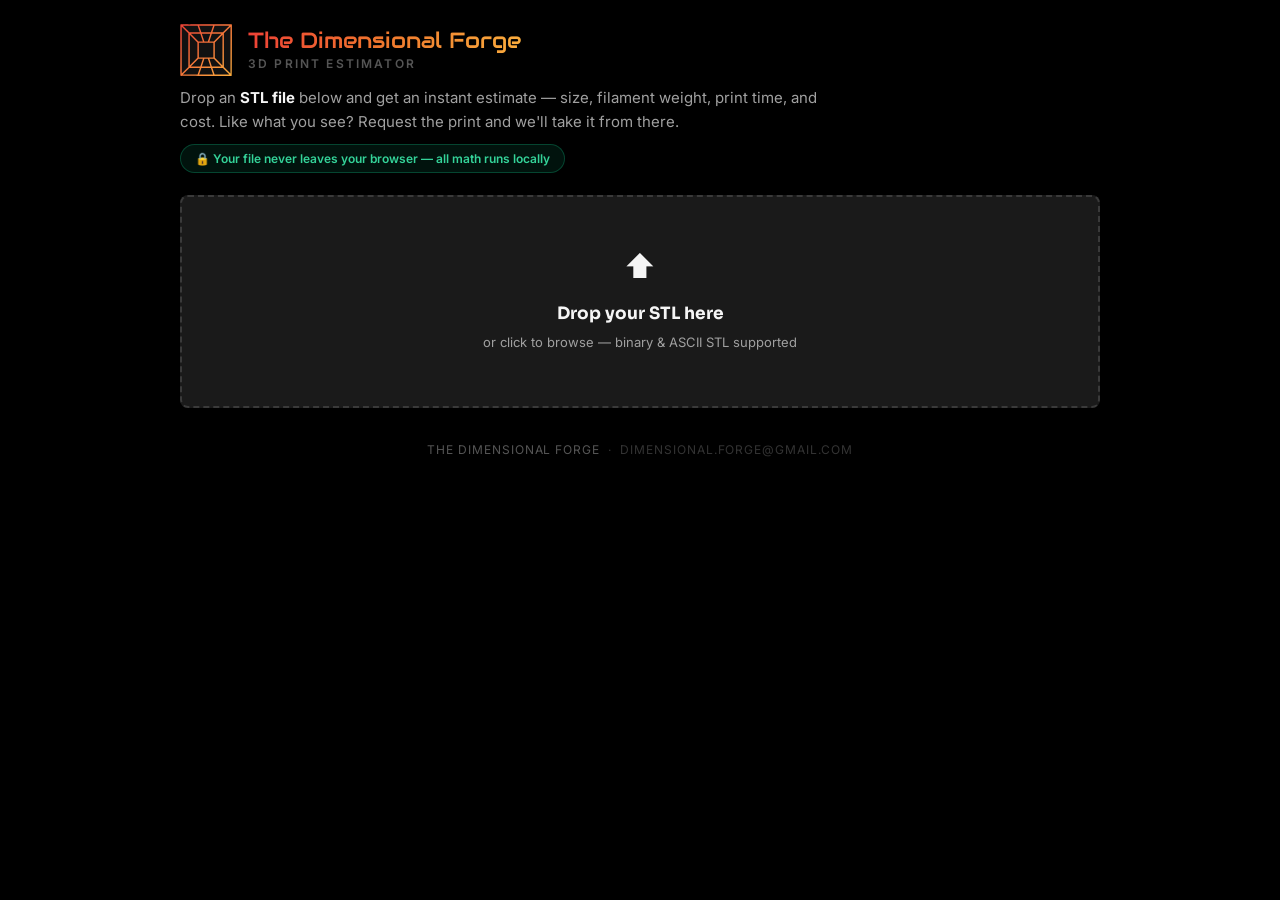
<file: print-estimator.html>
<!DOCTYPE html>
<html lang="en">
<head>
<meta charset="UTF-8">
<meta name="viewport" content="width=device-width,initial-scale=1.0">
<title>3D Print Estimator — The Dimensional Forge</title>
<meta name="description" content="Instant 3D print quote — drop an STL file and get material, print time, and cost. Your file never leaves your browser.">
<link rel="icon" href="favicon.svg" type="image/svg+xml">
<link rel="preconnect" href="https://fonts.googleapis.com">
<link rel="preconnect" href="https://fonts.gstatic.com" crossorigin>
<link href="https://fonts.googleapis.com/css2?family=Inter:wght@400;500;600;700&family=Audiowide&family=Sora:wght@600;700;800&display=swap" rel="stylesheet">
<style>
*,*::before,*::after{box-sizing:border-box;margin:0;padding:0}
html{font-size:16px}
body{font-family:'Inter',system-ui,-apple-system,BlinkMacSystemFont,'Segoe UI',sans-serif;
  font-size:.9375rem;line-height:1.6;color:#F5F5F5;background:#000;-webkit-font-smoothing:antialiased}
:root{
  --red:#EE4236;--orange:#F0782D;--gold:#FAAC3D;
  --grad:linear-gradient(90deg,#EE4236 0%,#F0782D 50%,#FAAC3D 100%);
  --card:#1A1A1A;--border:#2E2E2E;--muted:#A0A0A0;
  --r:8px;--shadow:0 2px 8px rgba(0,0,0,.7),0 8px 32px rgba(0,0,0,.5);
  --shadow-sm:0 1px 3px rgba(0,0,0,.5);
}
.page{max-width:960px;margin:0 auto;padding:24px 20px 56px}

/* ── Site header ─────────────────────────────────────────────── */
.site-hdr{display:flex;align-items:center;gap:16px;margin-bottom:8px}
.site-logo{width:52px;height:52px;flex-shrink:0}
.site-title{font-family:'Audiowide',sans-serif;font-size:1.375rem;line-height:1.2;
  background:var(--grad);-webkit-background-clip:text;background-clip:text;color:transparent}
.site-sub{font-size:.75rem;font-weight:600;letter-spacing:.18em;text-transform:uppercase;color:#555}
.lede{color:var(--muted);font-size:.9375rem;margin:10px 0 22px;max-width:640px}
.lede strong{color:#F5F5F5}
.privacy-pill{display:inline-flex;align-items:center;gap:8px;margin-top:10px;
  background:rgba(16,185,129,.1);border:1px solid rgba(16,185,129,.3);color:#34d399;
  border-radius:999px;padding:4px 14px;font-size:.75rem;font-weight:600}

/* ── Drop zone ───────────────────────────────────────────────── */
.dropzone{border:2px dashed #3a3a3a;border-radius:var(--r);background:var(--card);
  padding:44px 24px;text-align:center;cursor:pointer;transition:border-color .15s,background .15s;
  margin-bottom:18px}
.dropzone:hover,.dropzone.dragover{border-color:var(--orange);background:#201812}
.dz-icon{font-size:2rem;margin-bottom:8px}
.dz-main{font-family:'Sora',sans-serif;font-weight:700;font-size:1.0625rem;margin-bottom:4px}
.dz-hint{color:var(--muted);font-size:.8125rem}
.dz-file{margin-top:10px;font-size:.8125rem;color:var(--gold);font-weight:600;word-break:break-all}
input[type=file]{display:none}

/* ── Error banner ────────────────────────────────────────────── */
.error-banner{display:none;background:rgba(239,68,68,.12);border:1px solid rgba(239,68,68,.4);
  color:#f87171;border-radius:var(--r);padding:14px 20px;margin-bottom:18px;font-size:.875rem}
.error-banner.show{display:block}

/* ── Controls ────────────────────────────────────────────────── */
.controls{display:none;background:var(--card);border-radius:var(--r);border:1px solid var(--border);
  box-shadow:var(--shadow-sm);padding:20px 24px;margin-bottom:18px}
.controls.show{display:block}
.ctrl-grid{display:grid;grid-template-columns:repeat(auto-fit,minmax(160px,1fr));gap:16px}
.ctrl{display:flex;flex-direction:column;gap:5px}
.ctrl label{font-size:.6875rem;font-weight:700;text-transform:uppercase;letter-spacing:.1em;color:#777}
.ctrl select,.ctrl input{background:#0d0d0d;color:#F5F5F5;border:1px solid var(--border);
  border-radius:6px;padding:9px 12px;font-size:.9375rem;font-family:inherit;width:100%}
.ctrl select:focus,.ctrl input:focus{outline:none;border-color:var(--orange)}
details.adv{margin-top:16px;border-top:1px solid var(--border);padding-top:12px}
details.adv summary{cursor:pointer;font-size:.75rem;font-weight:700;letter-spacing:.1em;
  text-transform:uppercase;color:var(--muted);list-style:none}
details.adv summary::after{content:' ▸'}
details.adv[open] summary::after{content:' ▾'}
details.adv .ctrl-grid{margin-top:14px}

/* ── Quote output (matches DF quote docs) ────────────────────── */
#results{display:none}
#results.show{display:block}
.page-hdr{position:relative;background:#0d0d0d;color:#F5F5F5;border-radius:var(--r);
  padding:26px 32px;margin-bottom:18px;box-shadow:var(--shadow);border:1px solid #2E2E2E;overflow:hidden}
.page-hdr::before{content:'';position:absolute;top:0;left:0;right:0;height:3px;background:var(--grad)}
.proj-title{font-family:'Sora',system-ui,sans-serif;font-size:1.375rem;font-weight:700;line-height:1.2;
  margin-bottom:10px;background:var(--grad);-webkit-background-clip:text;background-clip:text;color:transparent}
.hdr-meta{display:flex;flex-wrap:wrap;gap:24px}
.meta-item{display:flex;flex-direction:column;gap:2px}
.meta-lbl{font-size:.5625rem;font-weight:700;text-transform:uppercase;letter-spacing:.12em;color:#555}
.meta-val{font-size:.9375rem;color:#F5F5F5;font-weight:500}
.summary-strip{display:grid;grid-template-columns:repeat(auto-fit,minmax(130px,1fr));gap:12px;margin-bottom:18px}
.stat-card{background:var(--card);border-radius:var(--r);padding:20px 24px;
  box-shadow:var(--shadow-sm);border:1px solid var(--border);text-align:center}
.stat-num{font-family:'Sora',system-ui,sans-serif;font-size:2rem;font-weight:800;
  background:var(--grad);-webkit-background-clip:text;background-clip:text;color:transparent;
  line-height:1;margin-bottom:4px}
.stat-lbl{font-size:.75rem;color:var(--muted);font-weight:600;text-transform:uppercase;letter-spacing:.06em}
.stat-card--cost{border-top:3px solid #FAAC3D}
.stat-num--cost{background:none;-webkit-background-clip:unset;background-clip:unset;color:#FAAC3D}
.page-section{background:var(--card);border-radius:var(--r);box-shadow:var(--shadow);
  border:1px solid var(--border);overflow:hidden;margin-bottom:18px}
.sec-hdr{padding:18px 28px 14px;border-bottom:1px solid var(--border);
  display:flex;align-items:center;justify-content:space-between}
.sec-hdr h2{font-family:'Sora',system-ui,sans-serif;font-size:.875rem;font-weight:700;
  text-transform:uppercase;letter-spacing:.12em;color:#F5F5F5}
.sec-hint{font-size:.75rem;color:var(--muted)}
.sec-body{padding:20px 28px}
.info-grid{display:grid;grid-template-columns:repeat(auto-fit,minmax(160px,1fr));gap:14px}
.info-item{display:flex;flex-direction:column;gap:3px}
.info-lbl{font-size:.6875rem;font-weight:700;text-transform:uppercase;letter-spacing:.1em;color:#555}
.info-val{font-size:1rem;color:#F5F5F5;font-weight:500}
.badge{display:inline-block;border-radius:4px;padding:2px 8px;font-size:.75rem;font-weight:700;
  letter-spacing:.05em;text-transform:uppercase}
.badge--ok{background:rgba(16,185,129,.15);color:#34d399;border:1px solid rgba(16,185,129,.3)}
.badge--warn{background:rgba(239,68,68,.15);color:#f87171;border:1px solid rgba(239,68,68,.3)}
.cost-table{width:100%;border-collapse:collapse}
.cost-table td,.cost-table th{padding:12px 16px;text-align:left;border-bottom:1px solid var(--border);font-size:.9375rem}
.cost-table th{font-family:'Sora',system-ui,sans-serif;font-size:.75rem;
  text-transform:uppercase;letter-spacing:.1em;color:var(--muted);font-weight:700}
.cost-amt{text-align:right!important;font-weight:600;font-variant-numeric:tabular-nums}
.cost-row--total{background:rgba(240,120,45,.08);border-top:2px solid #F0782D!important;border-bottom:none!important}
.cost-row--total td{font-family:'Sora',system-ui,sans-serif;font-size:1.125rem;font-weight:800;color:#F0782D;border-bottom:none}
.cost-row--sub td{color:var(--muted);font-size:.875rem}
.notes-body{padding:16px 28px;color:var(--muted);font-size:.875rem;line-height:1.75}
.notes-body p+p{margin-top:8px}

/* ── CTA ─────────────────────────────────────────────────────── */
.cta-body{padding:32px 28px;display:flex;flex-direction:column;align-items:center;gap:18px}
.cta-lede{color:var(--muted);font-size:.9375rem;text-align:center;max-width:520px;line-height:1.7}
.btn-row{display:flex;gap:12px;flex-wrap:wrap;justify-content:center}
.btn{display:inline-block;border-radius:6px;padding:11px 26px;font-size:.8125rem;font-weight:700;
  cursor:pointer;letter-spacing:.06em;text-transform:uppercase;transition:all .15s;
  text-decoration:none;border:1px solid transparent;font-family:'Inter',sans-serif}
.btn-primary{background:var(--grad);color:#000}
.btn-primary:hover{filter:brightness(1.12)}
.btn-ghost{background:transparent;color:#F0782D;border-color:#F0782D}
.btn-ghost:hover{background:#F0782D;color:#000}
.cta-legal{font-size:.7rem;text-align:center;max-width:520px;line-height:1.6;color:#666}
.page-footer{text-align:center;margin-top:32px;font-size:.75rem;color:#333;letter-spacing:.08em;text-transform:uppercase}
.page-footer a{color:#555;text-decoration:none}
.page-footer a:hover{color:var(--orange)}

@media print{
  body{background:#fff!important;color:#000!important}
  .site-hdr,.lede,.dropzone,.controls,.error-banner,.cta-section,.privacy-pill{display:none!important}
}
@media(max-width:600px){
  .page{padding:12px 12px 40px}
  .page-hdr{padding:20px 18px}
  .proj-title{font-size:1.125rem}
  .stat-num{font-size:1.5rem}
  .sec-hdr{padding:14px 18px 12px}
  .sec-body{padding:16px 18px}
  .cost-table td,.cost-table th{padding:10px 12px}
  .hdr-meta{gap:16px}
  .cta-body{padding:20px 18px}
  .dropzone{padding:32px 16px}
}
</style>
</head>
<body>
<div class="page">

  <header class="site-hdr">
    <svg class="site-logo" xmlns="http://www.w3.org/2000/svg" viewBox="40 40 430 430" aria-label="The Dimensional Forge logo">
      <defs>
        <linearGradient id="fg" x1="0%" y1="0%" x2="100%" y2="100%">
          <stop stop-color="#EE4236" offset="0"/>
          <stop stop-color="#FAAC3D" offset="1"/>
        </linearGradient>
      </defs>
      <rect x="40" y="40" width="430" height="430" fill="#111" rx="48"/>
      <path fill="url(#fg)" d="M42.843,48.727c1.185,445.12-1.883,411.585,1.389,418.13c0.278,0.278,0.278,0.278,0.278,0.556c0.278,0.278,0.278,0.278,0.556,0.278c6.219,3.109-11.301,0.187,145.026,1.389H322.06c157.166-0.305,140.352,0.947,145.026-1.389c0.278,0,0.278-0.278,0.556-0.278c0.278-0.278,0.278-0.278,0.278-0.556c0.278-0.556,0.833-0.833,0.833-1.389c0.768-2.303,0.555-416.847,0.549-416.947v-1.43c0-2.337-1.915-4.221-4.252-4.182l-1.377,0.023c0,0-24.026,0.189-141.612-0.04H190.091C81.12,43.731,56.366,42.623,49.509,42.853h-2.578c-2.223,0-4.033,1.786-4.063,4.009L42.843,48.727z M326.227,457.411l-18.337-54.454h86.682l54.454,54.454H326.227z M62.847,457.411l54.454-54.454h86.682l-18.337,54.454H62.847z M185.646,54.561l18.337,54.454h-86.682L62.847,54.561H185.646z M449.027,54.561l-54.454,54.454H307.89l18.337-54.454H449.027z M327.894,319.609V192.642l63.345-63.345v253.379L327.894,319.609z M195.926,315.997V195.976h120.021v120.022H195.926z M183.979,192.364v126.967l-63.067,63.345V129.297L183.979,192.364z M382.626,120.962l-63.345,63.345h-36.673l21.115-63.345H382.626z M270.106,184.029H241.49l-21.115-63.345h70.846L270.106,184.029z M229.265,184.029h-36.951l-63.067-63.067h78.903L229.265,184.029z M108.966,117.35v277.272l-54.454,54.454V62.896L108.966,117.35z M129.247,391.01l63.345-63.345h36.673L208.15,391.01H129.247z M241.767,327.944h28.616l21.115,63.345h-71.124L241.767,327.944z M282.608,327.944h36.673l63.345,63.345h-78.903L282.608,327.944z M402.907,394.622V117.35l54.454-54.454v385.902L402.907,394.622z M313.725,54.561l-18.337,54.454h-78.903l-18.337-54.454H313.725z M198.148,457.411l18.337-54.454h78.903l18.337,54.454H198.148z"/>
    </svg>
    <div>
      <div class="site-title">The Dimensional Forge</div>
      <div class="site-sub">3D Print Estimator</div>
    </div>
  </header>

  <p class="lede">
    Drop an <strong>STL file</strong> below and get an instant estimate — size, filament weight,
    print time, and cost. Like what you see? Request the print and we'll take it from there.
    <span class="privacy-pill">🔒 Your file never leaves your browser — all math runs locally</span>
  </p>

  <div class="dropzone" id="dropzone" role="button" tabindex="0" aria-label="Upload STL file">
    <div class="dz-icon">⬆</div>
    <div class="dz-main">Drop your STL here</div>
    <div class="dz-hint">or click to browse — binary &amp; ASCII STL supported</div>
    <div class="dz-file" id="dz-file"></div>
    <input type="file" id="file-input" accept=".stl">
  </div>

  <div class="error-banner" id="error-banner"></div>

  <div class="controls" id="controls">
    <div class="ctrl-grid">
      <div class="ctrl">
        <label for="sel-material">Material</label>
        <select id="sel-material"></select>
      </div>
      <div class="ctrl">
        <label for="sel-profile">Print Profile</label>
        <select id="sel-profile"></select>
      </div>
      <div class="ctrl">
        <label for="inp-qty">Quantity</label>
        <input type="number" id="inp-qty" min="1" max="999" step="1" value="1">
      </div>
    </div>
    <details class="adv">
      <summary>Advanced settings</summary>
      <div class="ctrl-grid">
        <div class="ctrl">
          <label for="inp-infill">Infill %</label>
          <input type="number" id="inp-infill" min="0" max="100" step="5" placeholder="from profile">
        </div>
        <div class="ctrl">
          <label for="inp-layer">Layer height (mm)</label>
          <input type="number" id="inp-layer" min="0.05" max="0.4" step="0.02" placeholder="from profile">
        </div>
        <div class="ctrl">
          <label for="inp-walls">Wall loops</label>
          <input type="number" id="inp-walls" min="1" max="10" step="1" placeholder="from profile">
        </div>
        <div class="ctrl">
          <label for="inp-hours">Machine time (hrs)</label>
          <input type="number" id="inp-hours" min="0" step="0.25" placeholder="auto">
        </div>
        <div class="ctrl">
          <label for="inp-labormin">Labor (min)</label>
          <input type="number" id="inp-labormin" min="0" step="5" placeholder="from profile">
        </div>
        <div class="ctrl">
          <label for="inp-markup">Markup %</label>
          <input type="number" id="inp-markup" min="0" max="100" step="5" placeholder="25">
        </div>
      </div>
    </details>
  </div>

  <div id="results">
    <header class="page-hdr">
      <h1 class="proj-title" id="r-title">Print Estimate</h1>
      <div class="hdr-meta">
        <div class="meta-item"><span class="meta-lbl">File</span><span class="meta-val" id="r-file"></span></div>
        <div class="meta-item"><span class="meta-lbl">Date</span><span class="meta-val" id="r-date"></span></div>
        <div class="meta-item"><span class="meta-lbl">Material</span><span class="meta-val" id="r-material"></span></div>
        <div class="meta-item"><span class="meta-lbl">Qty</span><span class="meta-val" id="r-qty"></span></div>
      </div>
    </header>

    <div class="summary-strip">
      <div class="stat-card"><div class="stat-num" id="r-time"></div><div class="stat-lbl">Print Time</div></div>
      <div class="stat-card"><div class="stat-num" id="r-grams"></div><div class="stat-lbl">Filament</div></div>
      <div class="stat-card"><div class="stat-num" id="r-matcost"></div><div class="stat-lbl">Material Cost</div></div>
      <div class="stat-card stat-card--cost"><div class="stat-num stat-num--cost" id="r-total"></div><div class="stat-lbl">Estimated Total</div></div>
    </div>

    <section class="page-section">
      <div class="sec-hdr"><h2>Model Info</h2></div>
      <div class="sec-body">
        <div class="info-grid">
          <div class="info-item"><span class="info-lbl">Bounding Box</span><span class="info-val" id="r-bbox"></span></div>
          <div class="info-item"><span class="info-lbl">Mesh Volume</span><span class="info-val" id="r-volume"></span></div>
          <div class="info-item"><span class="info-lbl">Triangles</span><span class="info-val" id="r-tris"></span></div>
          <div class="info-item"><span class="info-lbl">Watertight</span><span class="info-val" id="r-watertight"></span></div>
          <div class="info-item"><span class="info-lbl">Fits on Printer</span><span class="info-val" id="r-bedfit"></span></div>
        </div>
      </div>
    </section>

    <section class="page-section">
      <div class="sec-hdr"><h2>Cost Breakdown</h2></div>
      <div style="padding:0 8px 8px">
        <table class="cost-table">
          <thead><tr><th>Line Item</th><th style="text-align:right">Amount</th></tr></thead>
          <tbody id="r-costrows"></tbody>
        </table>
      </div>
    </section>

    <section class="page-section">
      <div class="sec-hdr"><h2>Notes &amp; Assumptions</h2></div>
      <div class="notes-body" id="r-notes"></div>
    </section>

    <section class="page-section cta-section">
      <div class="sec-hdr"><h2>Request This Print</h2><span class="sec-hint">No payment needed now</span></div>
      <div class="cta-body">
        <p class="cta-lede">This is an instant estimate. To order, send us the request —
          your quote details are pre-filled, just attach your STL to the email and hit send.
          We'll confirm final pricing before any payment.</p>
        <div class="btn-row">
          <a class="btn btn-primary" id="btn-request" href="#">✉ Request This Print</a>
          <button class="btn btn-ghost" onclick="window.print()">Print / Save PDF</button>
        </div>
        <p class="cta-legal">Final pricing is confirmed by The Dimensional Forge after reviewing
          your model for printability, supports, and orientation. Estimates are not a binding offer.</p>
      </div>
    </section>
  </div>

  <footer class="page-footer">
    <a href="https://dimensional-forge.github.io/">The Dimensional Forge</a> &nbsp;·&nbsp; dimensional.forge@gmail.com
  </footer>
</div>

<script>
'use strict';
/* [estimator] Standalone 3D print estimator — ported from Venn's
 * arms/bridge-print-estimator.js. All parsing and math run in this browser tab;
 * the STL never leaves the visitor's machine. Keep tables in sync with the bridge. */

// ── Materials (density g/cm³, price $/kg) ──────────────────────
const MATERIALS = {
  PLA:    { density: 1.24, pricePerKg: 22 },
  'PLA+': { density: 1.24, pricePerKg: 28 },
  PETG:   { density: 1.27, pricePerKg: 26 },
  ABS:    { density: 1.04, pricePerKg: 24 },
  ASA:    { density: 1.07, pricePerKg: 30 },
  PC:     { density: 1.20, pricePerKg: 35 },
  PET:    { density: 1.33, pricePerKg: 28 },
  PP:     { density: 0.90, pricePerKg: 28 },
  PA:     { density: 1.13, pricePerKg: 45 },
  TPU:    { density: 1.21, pricePerKg: 40 },
  NYLON:  { density: 1.14, pricePerKg: 45 },
};

// ── Print profiles (Bambu Studio A1M config) ───────────────────
const PROFILES = {
  standard:       { label: '0.20mm Standard',      layerHeightMm: 0.20, infillPct: 15, shellPerimeters: 2, setupMin: 15, postProcessMin: 15 },
  strong:         { label: '0.20mm Strong',        layerHeightMm: 0.20, infillPct: 20, shellPerimeters: 4, setupMin: 15, postProcessMin: 20 },
  draft:          { label: '0.24mm Draft',         layerHeightMm: 0.24, infillPct: 15, shellPerimeters: 2, setupMin: 10, postProcessMin: 10 },
  'high-quality': { label: '0.08mm High Quality',  layerHeightMm: 0.08, infillPct: 15, shellPerimeters: 2, setupMin: 15, postProcessMin: 30 },
};

// ── DF rates (baked in — this is a Dimensional Forge quote tool) ─
const MACHINE_RATE = 1.50;   // $/hr
const LABOR_RATE   = 20;     // $/hr
const MARKUP_PCT   = 25;
const FLOW_RATE    = 11;     // mm³/s — 0.4mm nozzle, 0.2mm layer
const INEFF        = 1.35;   // travel + accel + support overhead
const BED_X = 180, BED_Y = 180, BED_Z = 180;  // Bambu A1 mini

// ── Vector helpers ─────────────────────────────────────────────
function cross(a, b) { return [a[1]*b[2]-a[2]*b[1], a[2]*b[0]-a[0]*b[2], a[0]*b[1]-a[1]*b[0]]; }
function dot(a, b)   { return a[0]*b[0] + a[1]*b[1] + a[2]*b[2]; }
function sub(a, b)   { return [a[0]-b[0], a[1]-b[1], a[2]-b[2]]; }
function norm(v)     { return Math.sqrt(v[0]*v[0] + v[1]*v[1] + v[2]*v[2]); }

// ── STL parsers (ArrayBuffer in, triangle list out) ────────────
function parseASCII(src) {
  const verts = [];
  const re = /vertex\s+([-\d.eE+]+)\s+([-\d.eE+]+)\s+([-\d.eE+]+)/g;
  let m;
  while ((m = re.exec(src)) !== null)
    verts.push([parseFloat(m[1]), parseFloat(m[2]), parseFloat(m[3])]);
  const tris = [];
  for (let i = 0; i + 2 < verts.length; i += 3)
    tris.push([verts[i], verts[i+1], verts[i+2]]);
  return tris;
}

function parseBinary(buf) {
  const view = new DataView(buf);
  const count = view.getUint32(80, true);
  const tris = [];
  for (let i = 0; i < count; i++) {
    const o = 84 + i * 50;
    if (o + 50 > buf.byteLength) break;   // truncated file — keep what we have
    tris.push([
      [view.getFloat32(o+12,true), view.getFloat32(o+16,true), view.getFloat32(o+20,true)],
      [view.getFloat32(o+24,true), view.getFloat32(o+28,true), view.getFloat32(o+32,true)],
      [view.getFloat32(o+36,true), view.getFloat32(o+40,true), view.getFloat32(o+44,true)],
    ]);
  }
  return tris;
}

function parseSTL(buf) {
  if (buf.byteLength < 84) {
    // Too small for binary; could still be a tiny ASCII file
    const text = new TextDecoder('utf-8', { fatal: false }).decode(buf);
    if (text.trimStart().toLowerCase().startsWith('solid')) return parseASCII(text);
    throw new Error('File too small to be a valid STL');
  }
  const headerBytes = new Uint8Array(buf, 0, 80);
  let header = '';
  for (let i = 0; i < 80; i++) header += String.fromCharCode(headerBytes[i]);
  if (header.toLowerCase().trim().startsWith('solid')) {
    const text = new TextDecoder('utf-8', { fatal: false }).decode(buf);
    if (text.includes('facet normal')) return parseASCII(text);
  }
  return parseBinary(buf);
}

// Auto-detect inch-unit STLs (AutoCAD default) and scale to mm
function scaleTriangles(tris) {
  let minX=Infinity, minY=Infinity, minZ=Infinity;
  let maxX=-Infinity, maxY=-Infinity, maxZ=-Infinity;
  for (const [v1,v2,v3] of tris)
    for (const v of [v1,v2,v3]) {
      if (v[0]<minX) minX=v[0]; if (v[0]>maxX) maxX=v[0];
      if (v[1]<minY) minY=v[1]; if (v[1]>maxY) maxY=v[1];
      if (v[2]<minZ) minZ=v[2]; if (v[2]>maxZ) maxZ=v[2];
    }
  const maxDim = Math.max(maxX-minX, maxY-minY, maxZ-minZ);
  if (maxDim > 0 && maxDim < 25) {
    return { tris: tris.map(([v1,v2,v3]) =>
      [v1.map(c=>c*25.4), v2.map(c=>c*25.4), v3.map(c=>c*25.4)]
    ), unit: 'in' };
  }
  return { tris, unit: 'mm' };
}

function computeGeometry(tris) {
  let vol=0, area=0;
  let minX=Infinity,minY=Infinity,minZ=Infinity;
  let maxX=-Infinity,maxY=-Infinity,maxZ=-Infinity;
  for (const [v1,v2,v3] of tris) {
    vol  += dot(v1, cross(v2, v3)) / 6;
    area += 0.5 * norm(cross(sub(v2,v1), sub(v3,v1)));
    for (const v of [v1,v2,v3]) {
      if (v[0]<minX) minX=v[0]; if (v[0]>maxX) maxX=v[0];
      if (v[1]<minY) minY=v[1]; if (v[1]>maxY) maxY=v[1];
      if (v[2]<minZ) minZ=v[2]; if (v[2]>maxZ) maxZ=v[2];
    }
  }
  return {
    volumeMm3:      Math.abs(vol),
    surfaceAreaMm2: area,
    bbox: {
      x: Math.round((maxX-minX)*100)/100,
      y: Math.round((maxY-minY)*100)/100,
      z: Math.round((maxZ-minZ)*100)/100,
    },
    triangleCount: tris.length,
    watertight: tris.length % 2 === 0 && Math.abs(vol) > 0,
  };
}

// ── Estimate math (identical to bridge estimate()) ─────────────
function estimate(geo, opts) {
  const { material, profileKey, quantity, infillPct, layerHeightMm, shellPerimeters,
          machineHours, laborMin, markupPct } = opts;
  const profile = PROFILES[profileKey] || PROFILES.standard;
  const mat = MATERIALS[material] || MATERIALS.PLA;

  const infill = infillPct     != null ? infillPct       : profile.infillPct;
  const layer  = layerHeightMm != null ? layerHeightMm   : profile.layerHeightMm;
  const walls  = shellPerimeters != null ? shellPerimeters : profile.shellPerimeters;

  const shellVol  = geo.surfaceAreaMm2 * (walls * layer);
  const infillVol = Math.max(0, geo.volumeMm3 - shellVol) * (infill / 100);
  const printVol  = (shellVol + infillVol) * quantity;

  const grams       = (printVol / 1000) * mat.density;
  const hours       = machineHours != null ? machineHours
                    : Math.round((printVol / (FLOW_RATE * 3600)) * INEFF * 100) / 100;
  const labMin      = laborMin  != null ? laborMin  : profile.setupMin + profile.postProcessMin;
  const mkPct       = markupPct != null ? markupPct : MARKUP_PCT;
  const matCost     = Math.round((grams / 1000) * mat.pricePerKg * 100) / 100;
  const machineCost = Math.round(hours * MACHINE_RATE * 100) / 100;
  const laborCost   = Math.round((labMin / 60) * LABOR_RATE * 100) / 100;
  const subtotal    = matCost + machineCost + laborCost;
  const markup      = Math.round(subtotal * (mkPct / 100) * 100) / 100;
  const total       = Math.round((subtotal + markup) * 100) / 100;

  return {
    profile, material, quantity,
    infillPct: infill, layerHeightMm: layer, shellPerimeters: walls,
    grams: Math.round(grams * 10) / 10,
    hours,
    costs: {
      material: matCost, machine: machineCost, labor: laborCost,
      subtotal: Math.round(subtotal*100)/100, markup, total,
    },
    laborMin: labMin,
    markupPct: mkPct,
  };
}

// ── Formatting ─────────────────────────────────────────────────
function fmt$(n) { return '$' + Number(n).toLocaleString('en-US', { minimumFractionDigits: 2, maximumFractionDigits: 2 }); }
function fmtN(n, d=1) { return Number(n).toLocaleString('en-US', { minimumFractionDigits: d, maximumFractionDigits: d }); }
function esc(v) {
  return String(v == null ? '' : v).replace(/&/g,'&amp;').replace(/</g,'&lt;').replace(/>/g,'&gt;')
    .replace(/"/g,'&quot;').replace(/'/g,'&#x27;');
}

// ── UI wiring ──────────────────────────────────────────────────
const $ = (id) => document.getElementById(id);
let currentGeo  = null;   // parsed geometry of the loaded STL
let currentFile = '';     // its filename
let currentUnit = 'mm';

function populateSelects() {
  $('sel-material').innerHTML = Object.keys(MATERIALS)
    .map(m => `<option value="${m}"${m==='PLA'?' selected':''}>${m} — $${MATERIALS[m].pricePerKg}/kg</option>`).join('');
  $('sel-profile').innerHTML = Object.keys(PROFILES)
    .map(k => `<option value="${k}"${k==='standard'?' selected':''}>${PROFILES[k].label}</option>`).join('');
}

function showError(msg) {
  const b = $('error-banner');
  b.textContent = msg;
  b.classList.add('show');
  console.error('[estimator]', msg);
}
function clearError() { $('error-banner').classList.remove('show'); }

function loadFile(file) {
  clearError();
  if (!file) return;
  if (!/\.stl$/i.test(file.name)) {
    showError(`"${file.name}" doesn't look like an STL file. Please choose a .stl export from your CAD or slicer software.`);
    return;
  }
  console.log('[estimator] Loading file:', file.name, file.size, 'bytes');
  file.arrayBuffer().then(buf => {
    let tris;
    try { tris = parseSTL(buf); }
    catch (err) {
      showError(`Could not parse "${file.name}": ${err.message}`);
      return;
    }
    if (!tris.length) {
      showError(`"${file.name}" contains no triangles — the file may be corrupt or not a real STL.`);
      return;
    }
    const scaled = scaleTriangles(tris);
    currentGeo  = computeGeometry(scaled.tris);
    currentUnit = scaled.unit;
    currentFile = file.name;
    console.log('[estimator] Parsed OK:', currentGeo.triangleCount, 'triangles,',
      Math.round(currentGeo.volumeMm3/1000*100)/100, 'cm³, unit:', currentUnit);
    $('dz-file').textContent = '✓ ' + file.name;
    $('controls').classList.add('show');
    recompute();
  }).catch(err => {
    showError(`Could not read "${file.name}": ${err.message}`);
  });
}

function recompute() {
  if (!currentGeo) return;
  const qty = Math.max(1, parseInt($('inp-qty').value, 10) || 1);
  const infillRaw = $('inp-infill').value;
  const layerRaw  = $('inp-layer').value;
  const wallsRaw  = $('inp-walls').value;
  const hoursRaw  = $('inp-hours').value;
  const laborRaw  = $('inp-labormin').value;
  const markupRaw = $('inp-markup').value;

  const est = estimate(currentGeo, {
    material:        $('sel-material').value,
    profileKey:      $('sel-profile').value,
    quantity:        qty,
    infillPct:       infillRaw === '' ? null : Math.min(100, Math.max(0, parseFloat(infillRaw))),
    layerHeightMm:   layerRaw  === '' ? null : Math.max(0.05, parseFloat(layerRaw)),
    shellPerimeters: wallsRaw  === '' ? null : Math.max(1, parseInt(wallsRaw, 10)),
    machineHours:    hoursRaw  === '' ? null : Math.max(0, parseFloat(hoursRaw)),
    laborMin:        laborRaw  === '' ? null : Math.max(0, parseFloat(laborRaw)),
    markupPct:       markupRaw === '' ? null : Math.min(100, Math.max(0, parseFloat(markupRaw))),
  });

  const geo = currentGeo;
  const hrsDisp = est.hours < 1 ? `${Math.round(est.hours*60)}m` : `${fmtN(est.hours,1)}h`;
  const bedFit = geo.bbox.x <= BED_X && geo.bbox.y <= BED_Y && geo.bbox.z <= BED_Z;

  $('r-title').textContent    = currentFile.replace(/\.stl$/i, '') + ' — Print Estimate';
  $('r-file').textContent     = currentFile;
  $('r-date').textContent     = new Date().toLocaleDateString('en-US', { month:'short', day:'numeric', year:'numeric' });
  $('r-material').textContent = `${est.material} · ${est.profile.label}`;
  $('r-qty').textContent      = String(est.quantity);

  $('r-time').textContent    = hrsDisp;
  $('r-grams').textContent   = fmtN(est.grams,1) + 'g';
  $('r-matcost').textContent = fmt$(est.costs.material);
  $('r-total').textContent   = fmt$(est.costs.total);

  $('r-bbox').textContent   = `${fmtN(geo.bbox.x,1)} × ${fmtN(geo.bbox.y,1)} × ${fmtN(geo.bbox.z,1)} mm`;
  $('r-volume').textContent = `${fmtN(geo.volumeMm3/1000,2)} cm³`;
  $('r-tris').textContent   = geo.triangleCount.toLocaleString('en-US');
  $('r-watertight').innerHTML = `<span class="badge ${geo.watertight?'badge--ok':'badge--warn'}">${geo.watertight?'Yes':'No'}</span>`;
  $('r-bedfit').innerHTML     = `<span class="badge ${bedFit?'badge--ok':'badge--warn'}">${bedFit?'Yes':'Oversized'}</span>`;

  $('r-costrows').innerHTML = `
    <tr><td>Material — ${esc(est.material)}, ${esc(fmtN(est.grams,1))} g</td><td class="cost-amt">${esc(fmt$(est.costs.material))}</td></tr>
    <tr><td>Machine time — ${esc(hrsDisp)} @ ${esc(fmt$(MACHINE_RATE))}/hr</td><td class="cost-amt">${esc(fmt$(est.costs.machine))}</td></tr>
    <tr><td>Labor — ${esc(String(est.laborMin))} min @ ${esc(fmt$(LABOR_RATE))}/hr</td><td class="cost-amt">${esc(fmt$(est.costs.labor))}</td></tr>
    <tr class="cost-row--sub"><td>Markup — ${esc(fmtN(est.markupPct,0))}%</td><td class="cost-amt">${esc(fmt$(est.costs.markup))}</td></tr>
    <tr class="cost-row--total"><td>Estimated Total</td><td class="cost-amt">${esc(fmt$(est.costs.total))}</td></tr>`;

  $('r-notes').innerHTML = [
    `<p>Material costs estimated at current market rates and may vary. Print time is an estimate based on volumetric flow — actual time may differ by ±20% depending on geometry, slicer settings, and machine calibration. Shipping (if needed) is quoted separately.</p>`,
    `<p>Volume computed via signed-tetrahedra method.` +
      (!geo.watertight ? ' <strong style="color:#f87171">Mesh is not watertight — volume may be inaccurate.</strong>' : '') +
      ` Printer bed check assumes ${BED_X} × ${BED_Y} × ${BED_Z} mm (Bambu A1 mini).` +
      (currentUnit==='in' ? ' <strong style="color:#FAAC3D">STL appears to be in inches — auto-scaled ×25.4 to mm.</strong>' : '') +
    `</p>`,
  ].join('');

  // Pre-filled order request email — this is how the quote reaches DF
  const subject = `Print request: ${currentFile} — ${fmt$(est.costs.total)}`;
  const body = [
    'Hi Dimensional Forge,',
    '',
    `I'd like to order this print (estimate from your online estimator):`,
    '',
    `  File     : ${currentFile}`,
    `  Size     : ${fmtN(geo.bbox.x,1)} x ${fmtN(geo.bbox.y,1)} x ${fmtN(geo.bbox.z,1)} mm`,
    `  Material : ${est.material}`,
    `  Profile  : ${est.profile.label}`,
    `  Quantity : ${est.quantity}`,
    `  Filament : ${fmtN(est.grams,1)} g`,
    `  Time     : ${hrsDisp}`,
    `  Estimate : ${fmt$(est.costs.total)}`,
    '',
    "(I've attached my STL file to this email.)",
    '',
    'Name:',
    'Shipping or pickup:',
    'Notes:',
  ].join('\n');
  $('btn-request').href = 'mailto:dimensional.forge@gmail.com'
    + '?subject=' + encodeURIComponent(subject)
    + '&body='    + encodeURIComponent(body);

  $('results').classList.add('show');
  console.log('[estimator] Estimate:', est.grams + 'g', est.hours + 'h', fmt$(est.costs.total));
}

// ── Event listeners ────────────────────────────────────────────
document.addEventListener('DOMContentLoaded', () => {
  populateSelects();

  const dz = $('dropzone');
  dz.addEventListener('click', () => $('file-input').click());
  dz.addEventListener('keydown', (e) => { if (e.key === 'Enter' || e.key === ' ') $('file-input').click(); });
  dz.addEventListener('dragover',  (e) => { e.preventDefault(); dz.classList.add('dragover'); });
  dz.addEventListener('dragleave', ()  => dz.classList.remove('dragover'));
  dz.addEventListener('drop', (e) => {
    e.preventDefault();
    dz.classList.remove('dragover');
    loadFile(e.dataTransfer.files[0]);
  });
  $('file-input').addEventListener('change', (e) => loadFile(e.target.files[0]));

  for (const id of ['sel-material','sel-profile','inp-qty','inp-infill','inp-layer','inp-walls',
                    'inp-hours','inp-labormin','inp-markup'])
    $(id).addEventListener('input', recompute);

  console.log('[estimator] Ready — drop an STL to begin');
});
</script>
</body>
</html>
</file>
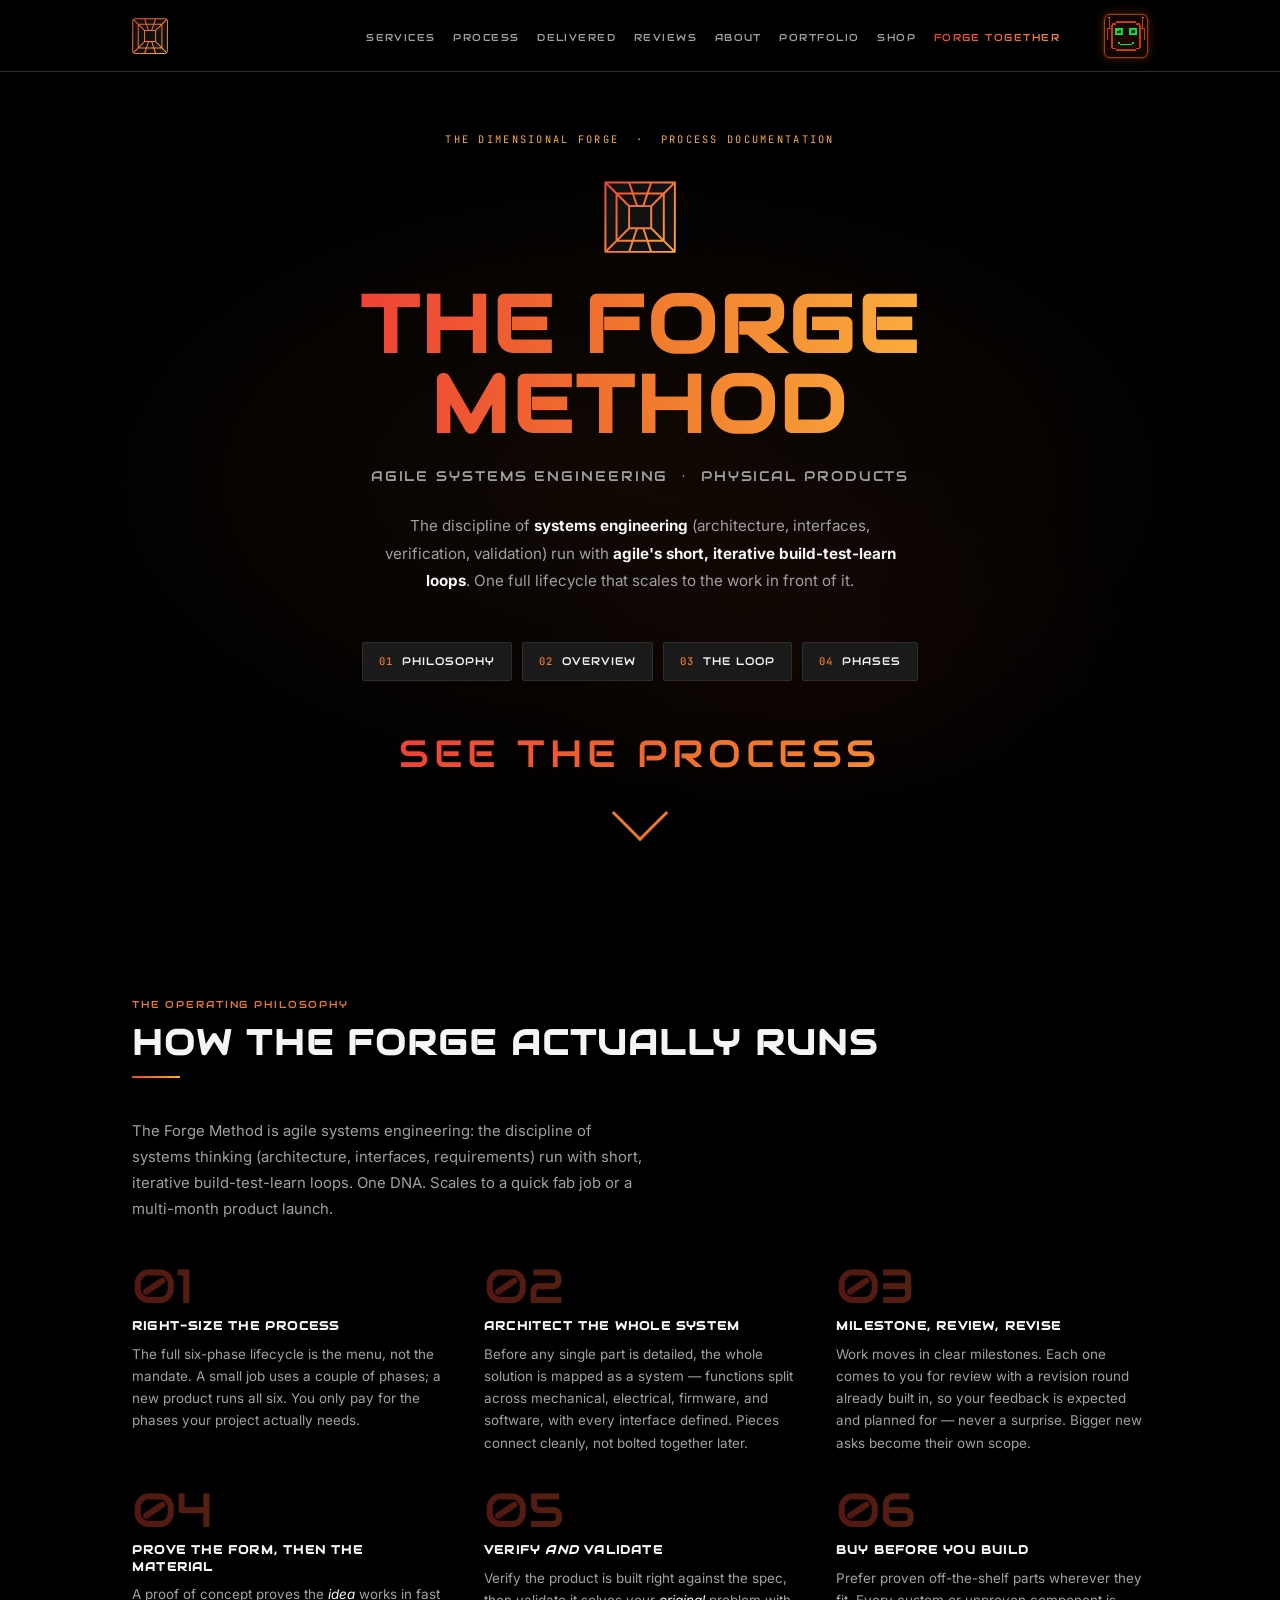
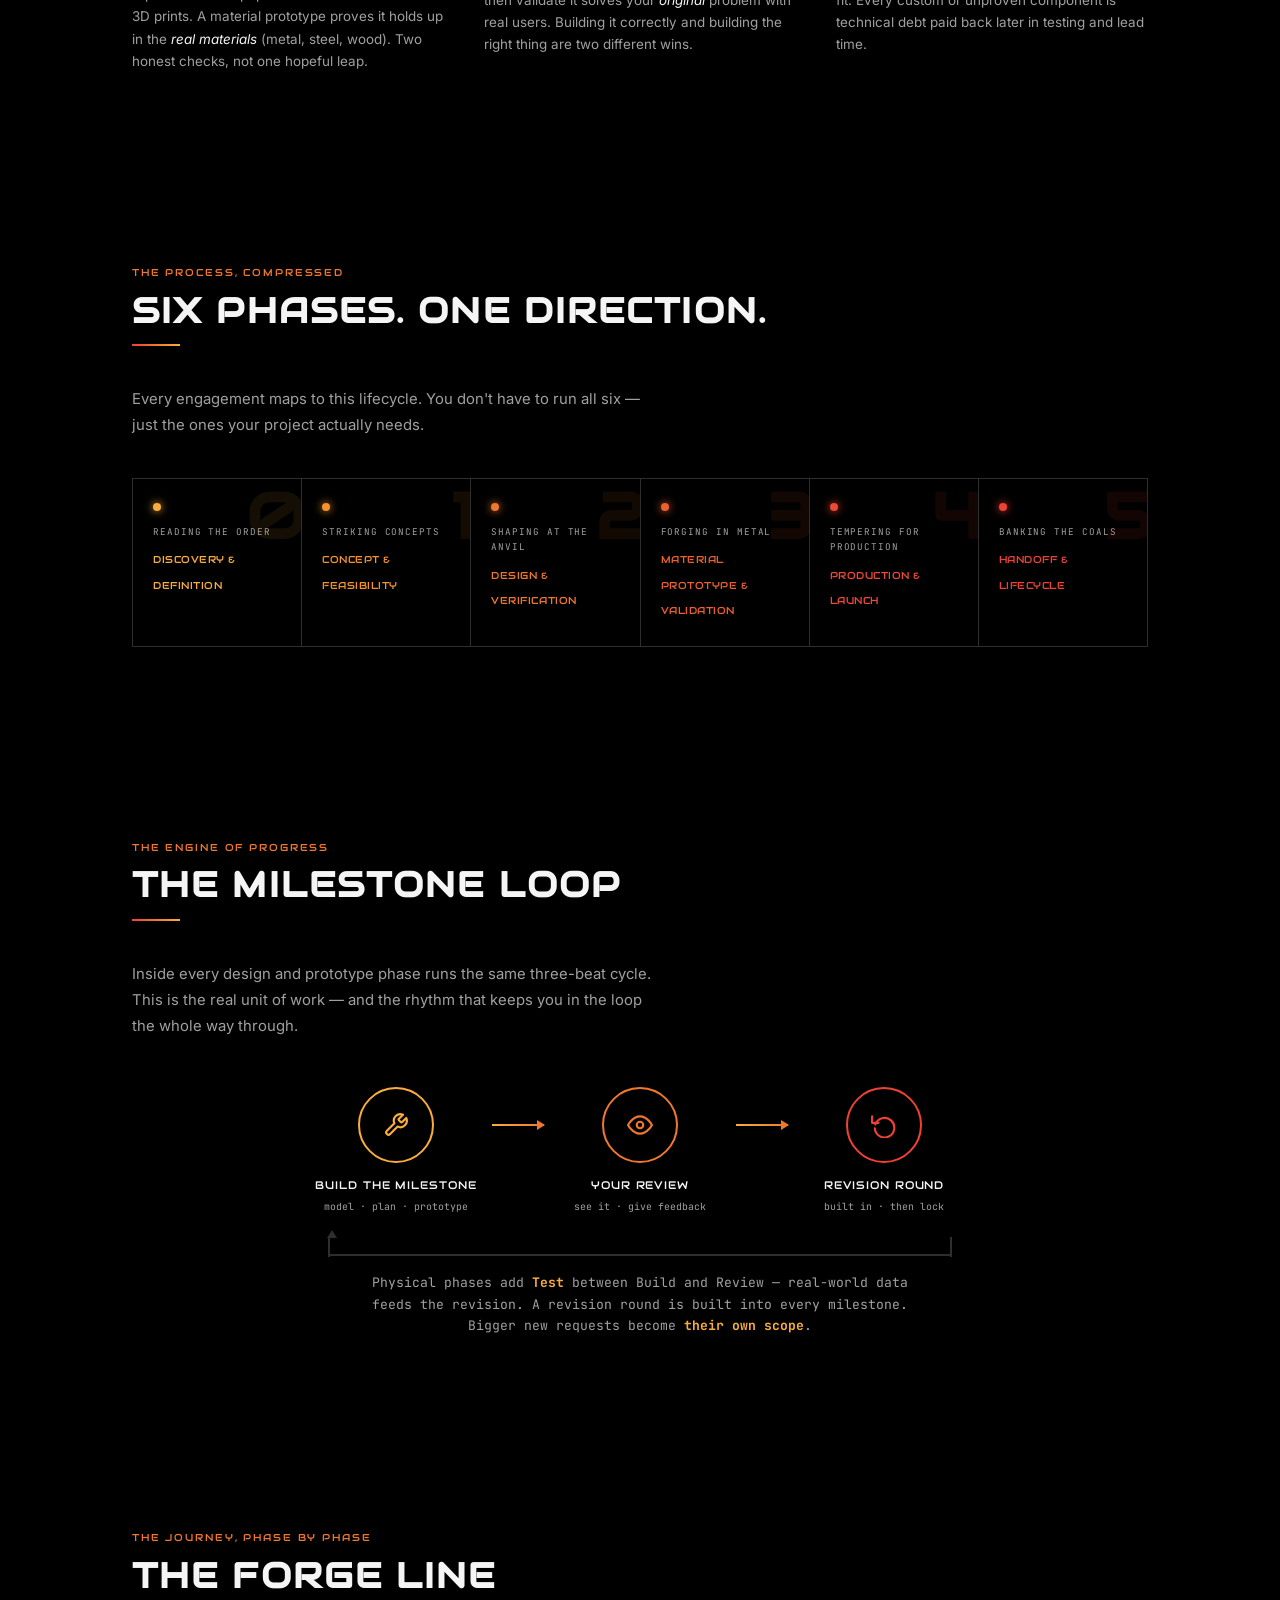
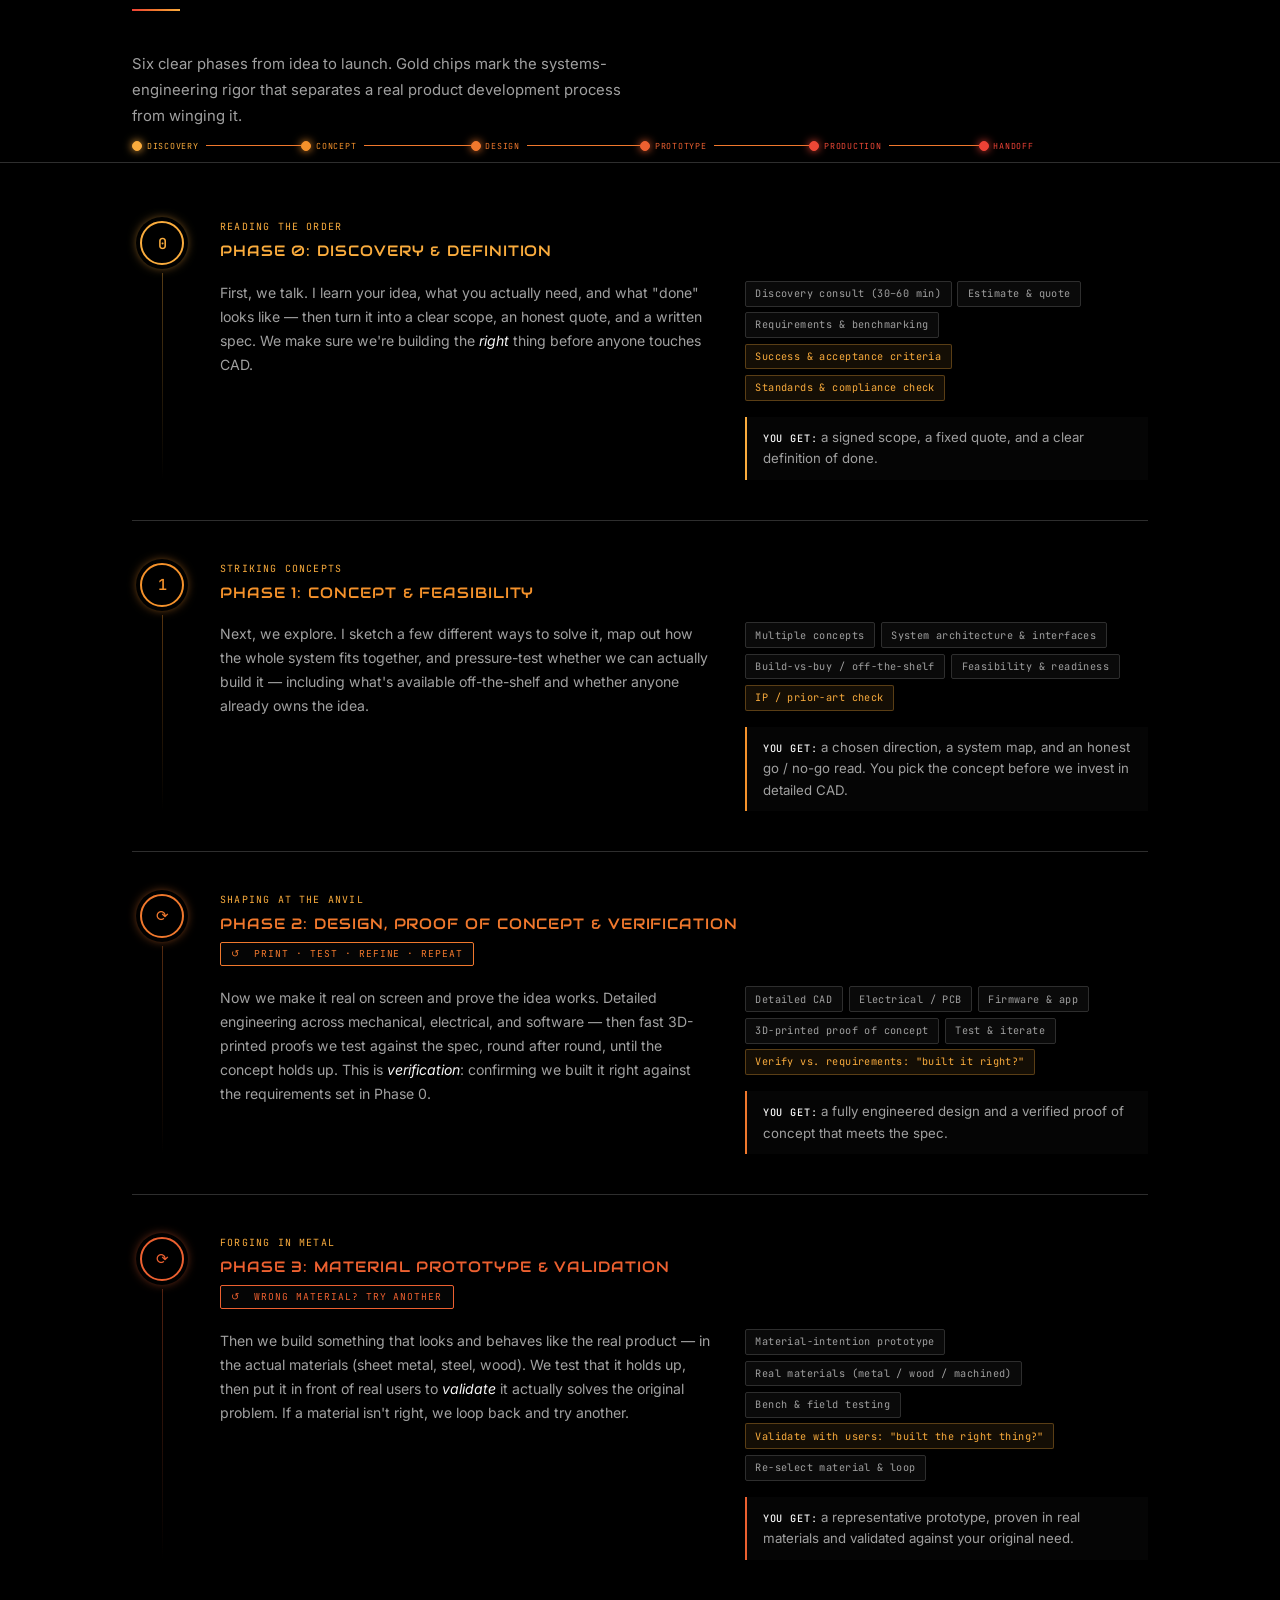
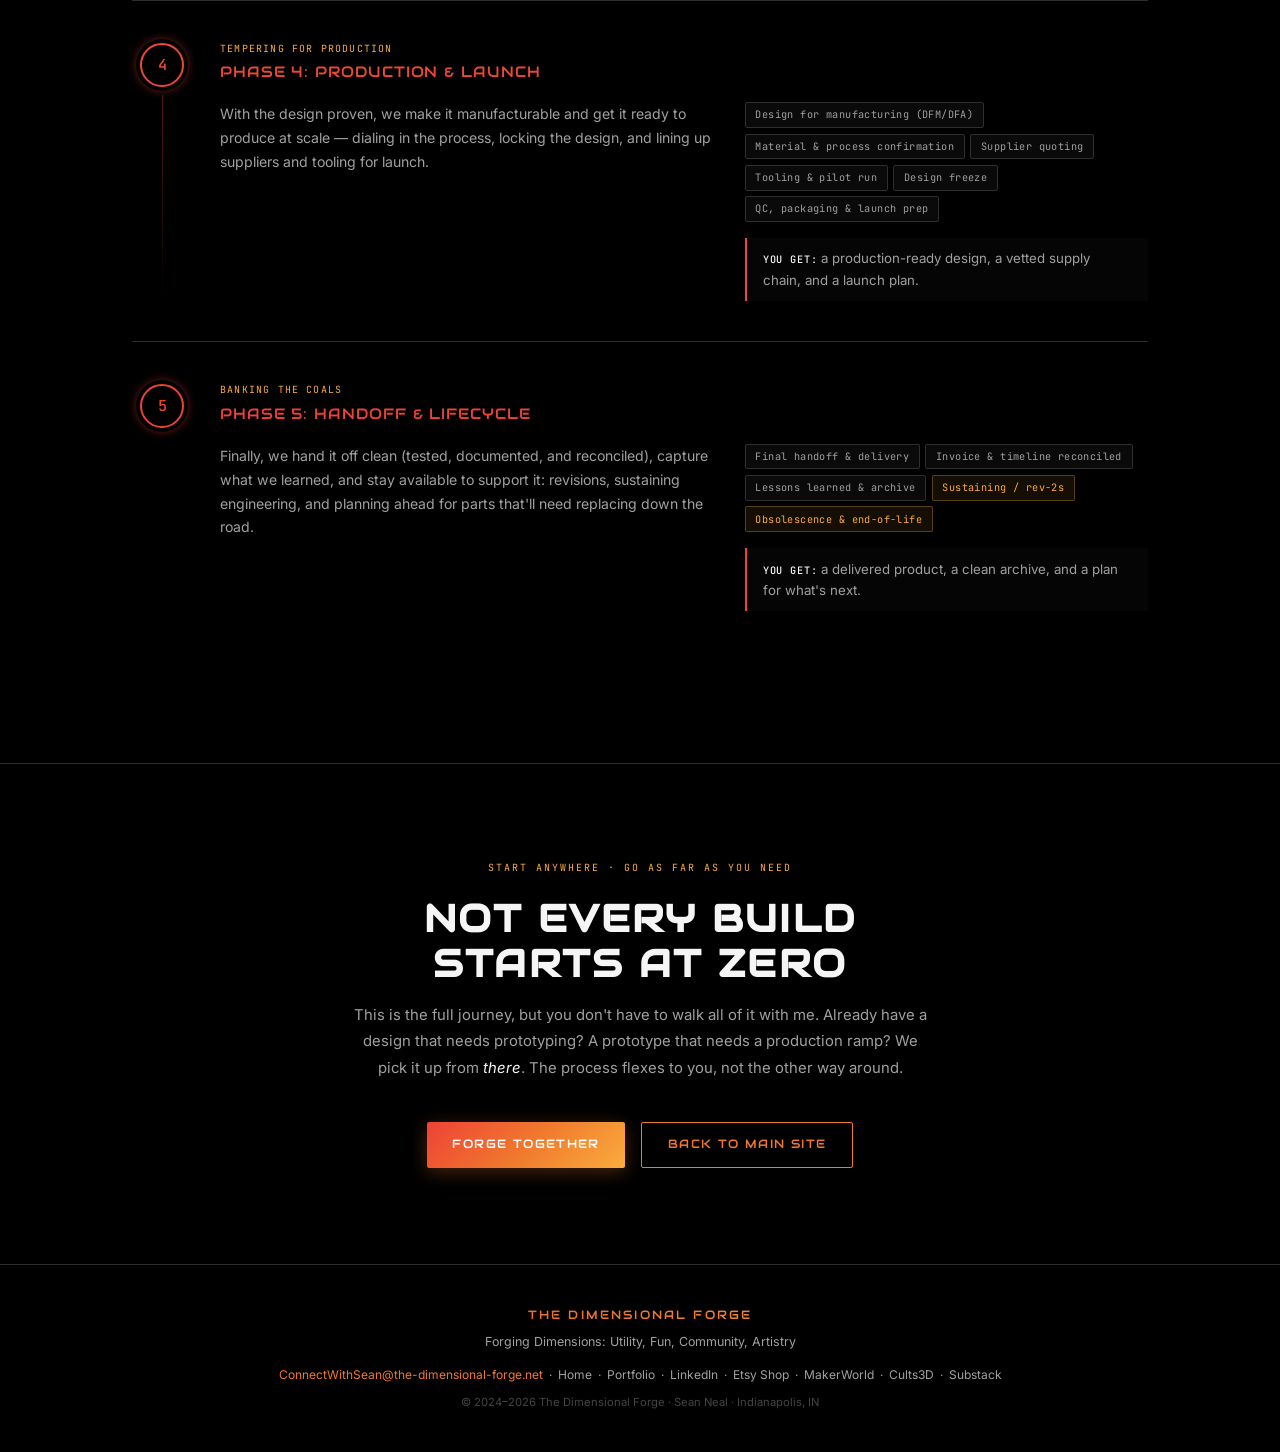
<file: The_Dimensional_Forge_Method.html>
<!DOCTYPE html>
<html lang="en">
<head>
<meta charset="UTF-8">
<meta name="viewport" content="width=device-width, initial-scale=1.0">
<title>The Forge Method — The Dimensional Forge</title>
<meta name="description" content="The Forge Method: agile systems engineering for physical products. Six phases from Discovery & Definition to Handoff & Lifecycle — run only the phases your project needs.">
<link rel="canonical" href="https://dimensional-forge.github.io/The_Dimensional_Forge_Method.html">
<link rel="icon" type="image/svg+xml" href="favicon.svg">
<meta property="og:type" content="website">
<meta property="og:url" content="https://dimensional-forge.github.io/The_Dimensional_Forge_Method.html">
<meta property="og:site_name" content="The Dimensional Forge">
<meta property="og:title" content="The Forge Method — Agile Systems Engineering for Physical Products">
<meta property="og:description" content="Six phases, one direction: Discovery & Definition, Concept & Feasibility, Design & Verification, Material Prototype & Validation, Production & Launch, Handoff & Lifecycle.">
<meta name="twitter:card" content="summary">
<link href="https://fonts.googleapis.com/css2?family=Audiowide&family=Inter:wght@300;400;500;600&family=JetBrains+Mono:wght@400;500&display=swap" rel="stylesheet">
<style>
*, *::before, *::after { box-sizing: border-box; margin: 0; padding: 0; }
html { scroll-behavior: smooth; }

:root {
  --df-red:     #EE4236;
  --df-orange:  #F0782D;
  --df-gold:    #FAAC3D;
  --df-black:   #000000;
  --df-steel:   #1A1A1A;
  --df-brush:   #2E2E2E;
  --df-text:    #F5F5F5;
  --df-muted:   #A0A0A0;
  --df-display: 'Audiowide', sans-serif;
  --df-grad:    linear-gradient(90deg, #EE4236 0%, #F0782D 50%, #FAAC3D 100%);
  --df-grad-45: linear-gradient(135deg, #EE4236 0%, #F0782D 50%, #FAAC3D 100%);
}

body { background: var(--df-black); color: var(--df-text); font-family: 'Inter', system-ui, sans-serif; font-size: 15px; line-height: 1.7; overflow-x: hidden; padding-top: 64px; }
a { color: inherit; text-decoration: none; }

::-webkit-scrollbar { width: 5px; }
::-webkit-scrollbar-track { background: var(--df-black); }
::-webkit-scrollbar-thumb { background: var(--df-orange); border-radius: 2px; }

.embers { position: fixed; inset: 0; pointer-events: none; z-index: 1; }
.ember { position: absolute; border-radius: 50%; opacity: 0; animation: float linear infinite; }
@keyframes float {
  0%   { transform: translateY(0) translateX(0); opacity: 0; }
  8%   { opacity: 0.65; }
  88%  { opacity: 0.15; }
  100% { transform: translateY(-100vh) translateX(var(--dx)); opacity: 0; }
}

.grad-text { background: var(--df-grad); -webkit-background-clip: text; background-clip: text; -webkit-text-fill-color: transparent; }
.label { font-family: 'Audiowide', sans-serif; font-size: 0.65rem; letter-spacing: 0.18em; text-transform: uppercase; color: var(--df-orange); display: block; margin-bottom: 0.5rem; }
.section-title { font-family: 'Audiowide', sans-serif; font-size: clamp(1.5rem, 3.5vw, 2.2rem); text-transform: uppercase; letter-spacing: 0.06em; line-height: 1.2; color: var(--df-text); }
.section-lead { color: var(--df-muted); font-size: 0.93rem; max-width: 520px; margin-top: 0.75rem; line-height: 1.75; }
.rule { width: 48px; height: 2px; background: var(--df-grad); border: none; margin: 0.75rem 0 2.5rem; display: block; }
.container { max-width: 1080px; margin: 0 auto; padding: 0 2rem; }
.section { padding: 6rem 0; }

.btn { display: inline-flex; align-items: center; gap: 0.5rem; padding: 0.75rem 1.6rem; font-family: 'Audiowide', sans-serif; font-size: 0.72rem; text-transform: uppercase; letter-spacing: 0.12em; border-radius: 2px; border: none; cursor: pointer; transition: all 0.22s; }
.btn-primary { background: var(--df-grad-45); color: #fff; box-shadow: 0 4px 18px rgba(240,120,45,0.3); }
.btn-primary:hover { transform: translateY(-2px); box-shadow: 0 8px 28px rgba(240,120,45,0.45); }
.btn-ghost { background: transparent; color: var(--df-orange); border: 1px solid var(--df-orange); }
.btn-ghost:hover { background: rgba(240,120,45,0.08); transform: translateY(-2px); }

/* NAV */
/* Site nav (kept in sync with assets/css/styles.css) */
nav {
  position: fixed; top: 0; left: 0; right: 0;
  z-index: 100;
  background: rgba(0,0,0,0.92);
  backdrop-filter: blur(14px);
  border-bottom: 1px solid var(--df-brush);
  padding: 0.85rem 0;
}
nav .inner {
  display: flex; align-items: center; justify-content: space-between;
  max-width: 1080px; margin: 0 auto; padding: 0 2rem;
}
.nav-logo {
  display: flex; align-items: center;
  text-decoration: none;
  height: 36px;
  flex-shrink: 0;
}
.nav-logo svg { height: 36px; width: auto; }
.nav-links { display: flex; gap: 1.1rem; list-style: none; flex-wrap: nowrap; }
.nav-links a {
  color: var(--df-muted);
  text-decoration: none;
  font-family: 'Audiowide', sans-serif;
  font-size: 0.65rem;
  letter-spacing: 0.14em;
  text-transform: uppercase;
  transition: color 0.2s;
  white-space: nowrap;
}
.nav-links a:hover { color: var(--df-orange); }
#nav-burger {
  display: none; flex-direction: column; justify-content: center; gap: 5px;
  width: 40px; height: 40px; margin-left: auto; padding: 0 9px;
  background: none; border: 1px solid var(--df-brush); border-radius: 2px;
  cursor: pointer; flex-shrink: 0;
}
#nav-burger span { display: block; height: 2px; background: var(--df-orange); border-radius: 1px; transition: transform 0.2s, opacity 0.2s; }
#nav-burger.open span:nth-child(1) { transform: translateY(7px) rotate(45deg); }
#nav-burger.open span:nth-child(2) { opacity: 0; }
#nav-burger.open span:nth-child(3) { transform: translateY(-7px) rotate(-45deg); }
/* Tight zone: keep all links on one row before the burger takes over */
@media (max-width: 1199px) {
  .nav-links { gap: 0.7rem; }
  .nav-links a { font-size: 0.6rem; letter-spacing: 0.08em; }
}
@media (min-width: 900px) and (max-width: 1019px) {
  .nav-links { gap: 0.5rem; }
  .nav-links a { font-size: 0.56rem; letter-spacing: 0.05em; }
  nav .inner { padding: 0 1.25rem; }
}
/* Burger zone: links become a dropdown panel under the fixed nav */
@media (max-width: 899px) {
  .nav-links {
    display: none;
    position: absolute; top: 100%; left: 0; right: 0;
    flex-direction: column; gap: 0;
    background: #000;
    border-bottom: 1px solid var(--df-brush);
    padding: 0.5rem 0;
  }
  .nav-links.open { display: flex; }
  .nav-links a { display: block; padding: 0.85rem 2rem; font-size: 0.72rem; }
  #nav-burger { display: flex; }
}
.nav-hire-me {
  background: linear-gradient(90deg, #EE4236, #F0782D, #FAAC3D, #F0782D, #EE4236);
  background-size: 300% auto;
  -webkit-background-clip: text;
  background-clip: text;
  -webkit-text-fill-color: transparent;
  animation: hire-me-cycle 6s linear infinite;
}
.nav-hire-me:hover { -webkit-text-fill-color: transparent !important; }
@keyframes hire-me-cycle {
  0%   { background-position: 0% center; }
  100% { background-position: 300% center; }
}
/* Nav wordmark beside the logo: shown where the link row has room */
.nav-logo { gap: 0.85rem; }
.nav-wordmark { display: flex; align-items: center; height: 36px; padding-left: 0.85rem; border-left: 1px solid var(--df-brush); font-family: var(--df-display); font-size: 0.8rem; line-height: 1; letter-spacing: 0.16em; text-transform: uppercase; white-space: nowrap; color: var(--df-text); padding-top: 2px; }
/* One continuous red → gold sweep across the whole name, like the hero's gradient text */
.nav-wordmark .nw-text { background: var(--df-grad); -webkit-background-clip: text; background-clip: text; -webkit-text-fill-color: transparent; }
/* Group the links on the right, next to VENN, instead of floating mid-bar */
@media (min-width: 900px) { .nav-links { margin-left: auto; margin-right: 1.75rem; } }
@media (min-width: 1340px) { nav .inner { max-width: 1280px; } }
@media (min-width: 900px) and (max-width: 1339px) { .nav-wordmark { display: none; } }
@media (max-width: 899px) { .nav-wordmark { font-size: 0.6rem; letter-spacing: 0.08em; padding-left: 0.6rem; height: 28px; } .nav-logo { gap: 0.6rem; margin-right: 0.75rem; } .nav-logo svg { height: 30px; } }
@media (max-width: 419px) { .nav-wordmark { font-size: 0.54rem; letter-spacing: 0.05em; } }
@media (max-width: 339px) { .nav-wordmark { display: none; } }
/* Mobile nav: logo + name on the left, then VENN, then the hamburger (opens the links) */
@media (max-width: 899px) {
  nav .inner { gap: 0.6rem; }
  .nav-logo { margin-right: auto; min-width: 0; }
  #venn-widget { order: 2; }
  #nav-burger { order: 3; }
}
.hero-jump { display: flex; flex-wrap: wrap; justify-content: center; gap: 0.6rem; margin: 0 0 2.5rem; }
.hero-jump a { display: inline-flex; align-items: center; gap: 0.55rem; padding: 0.6rem 1rem; border: 1px solid var(--df-brush); border-radius: 2px; background: var(--df-steel); color: var(--df-text); text-decoration: none; font-family: var(--df-display); font-size: 0.66rem; letter-spacing: 0.1em; text-transform: uppercase; transition: border-color 0.2s, color 0.2s; }
.hero-jump a b { font-family: 'JetBrains Mono', monospace; font-weight: 500; color: var(--df-orange); }
.hero-jump a:hover { border-color: var(--df-orange); color: var(--df-orange); }
@keyframes hire-me-cycle { 0% { background-position: 0% center; } 100% { background-position: 300% center; } }

/* HERO */
.hero { min-height: calc(100vh - 64px); display: flex; align-items: center; justify-content: center; text-align: center; position: relative; padding: 4rem 2rem; overflow: hidden; }
.hero::before {
  content: '';
  position: absolute; inset: 0;
  background:
    radial-gradient(ellipse 70% 60% at 50% 50%, rgba(240,120,45,0.07) 0%, transparent 70%),
    radial-gradient(ellipse 40% 40% at 65% 70%, rgba(238,66,54,0.04) 0%, transparent 60%);
  pointer-events: none;
}
.hero-inner { position: relative; z-index: 2; max-width: 740px; }
.hero-eyebrow { font-family: 'JetBrains Mono', monospace; font-size: 0.65rem; letter-spacing: 0.22em; text-transform: uppercase; color: var(--df-gold); margin-bottom: 2rem; display: block; }
.hero-logomark { width: 72px; height: 72px; margin: 0 auto 2rem; display: block; }
.hero-title { font-family: 'Audiowide', sans-serif; font-size: clamp(3rem, 7vw, 5rem); text-transform: uppercase; letter-spacing: 0.04em; line-height: 1.0; background: var(--df-grad); -webkit-background-clip: text; background-clip: text; -webkit-text-fill-color: transparent; margin-bottom: 1.25rem; }
.hero-sub { font-family: 'Audiowide', sans-serif; font-size: clamp(0.7rem, 1.4vw, 0.85rem); text-transform: uppercase; letter-spacing: 0.14em; color: var(--df-muted); margin-bottom: 1.5rem; }
.hero-desc { color: var(--df-muted); font-size: 0.95rem; line-height: 1.8; max-width: 540px; margin: 0 auto 3rem; }
.hero-desc strong { color: var(--df-text); }
@keyframes fire-cycle {
  0%   { background-position: 0% center; }
  100% { background-position: 300% center; }
}
@keyframes chevron-fire {
  0%   { border-color: #EE4236; }
  25%  { border-color: #F0782D; }
  50%  { border-color: #FAAC3D; }
  75%  { border-color: #F0782D; }
  100% { border-color: #EE4236; }
}
@keyframes glow-pulse {
  0%, 100% { filter: drop-shadow(0 0 14px rgba(240,120,45,0.55)); }
  50%       { filter: drop-shadow(0 0 32px rgba(250,172,61,0.9)); }
}

.hero-scroll {
  display: inline-flex; flex-direction: column; align-items: center; gap: 1rem;
  font-family: 'Audiowide', sans-serif;
  font-size: clamp(1.5rem, 3.8vw, 2.4rem);
  letter-spacing: 0.12em; text-transform: uppercase;
  text-decoration: none;
  animation: glow-pulse 3s ease-in-out infinite;
}
.hero-scroll-text {
  background: linear-gradient(90deg, #EE4236, #F0782D, #FAAC3D, #F0782D, #EE4236);
  background-size: 300% auto;
  -webkit-background-clip: text;
  background-clip: text;
  -webkit-text-fill-color: transparent;
  animation: fire-cycle 6s linear infinite;
}
.scroll-chevron {
  width: clamp(28px, 3.5vw, 40px); height: clamp(28px, 3.5vw, 40px);
  border-right: 3px solid #F0782D; border-bottom: 3px solid #F0782D;
  transform: rotate(45deg);
  animation: bounce 2s ease-in-out infinite, chevron-fire 6s linear infinite;
  margin-top: -10px;
}
@keyframes bounce { 0%,100% { transform: rotate(45deg) translateY(0); } 50% { transform: rotate(45deg) translateY(5px); } }

/* AT A GLANCE STRIP */
.glance-wrap { overflow-x: auto; margin-top: 2.5rem; }
.glance-strip { display: flex; gap: 1px; background: var(--df-brush); border: 1px solid var(--df-brush); min-width: 900px; }
.glance-card { flex: 1; background: var(--df-black); padding: 1.5rem 1.25rem; position: relative; overflow: hidden; transition: background 0.2s; min-width: 150px; }
.glance-card:hover { background: rgba(255,255,255,0.025); }
.glance-watermark { font-family: 'Audiowide', sans-serif; font-size: 4rem; font-weight: 700; line-height: 1; position: absolute; right: -4px; top: 6px; opacity: 0.08; color: var(--gc-color); pointer-events: none; }
.glance-dot { width: 8px; height: 8px; border-radius: 50%; background: var(--gc-color); box-shadow: 0 0 8px var(--gc-color); margin-bottom: 0.85rem; display: block; }
.glance-forge { font-family: 'JetBrains Mono', monospace; font-size: 0.58rem; letter-spacing: 0.1em; text-transform: uppercase; color: var(--df-muted); margin-bottom: 0.3rem; display: block; }
.glance-title { font-family: 'Audiowide', sans-serif; font-size: 0.65rem; text-transform: uppercase; letter-spacing: 0.05em; color: var(--gc-color); line-height: 1.35; }

/* MILESTONE LOOP */
.loop-section { background: var(--df-black); }
.loop-wrap { position: relative; max-width: 700px; margin: 3rem auto 0; }
.loop-diagram { display: flex; align-items: flex-start; justify-content: center; position: relative; }
.loop-node { flex: 1; text-align: center; max-width: 180px; }
.loop-icon { width: 76px; height: 76px; border-radius: 50%; border: 2px solid var(--ln-color); display: flex; align-items: center; justify-content: center; margin: 0 auto 0.85rem; background: rgba(0,0,0,0.4); transition: box-shadow 0.3s; }
.loop-node:hover .loop-icon { box-shadow: 0 0 24px var(--ln-color); }
.loop-icon svg { width: 26px; height: 26px; stroke: var(--ln-color); fill: none; stroke-width: 2; stroke-linecap: round; stroke-linejoin: round; }
.loop-name { font-family: 'Audiowide', sans-serif; font-size: 0.7rem; text-transform: uppercase; letter-spacing: 0.08em; color: var(--df-text); margin-bottom: 0.25rem; }
.loop-sub { font-family: 'JetBrains Mono', monospace; font-size: 0.62rem; color: var(--df-muted); }
.loop-arrow-col { display: flex; align-items: flex-start; justify-content: center; padding-top: 37px; flex-shrink: 0; width: 64px; }
.loop-arr { position: relative; width: 52px; height: 2px; background: linear-gradient(90deg, var(--df-gold), var(--df-orange)); }
.loop-arr::after { content: ''; position: absolute; right: -1px; top: -4px; border-top: 5px solid transparent; border-bottom: 5px solid transparent; border-left: 8px solid var(--df-orange); }
.loop-return { position: absolute; bottom: -40px; left: 38px; right: 38px; }
.loop-return-line { height: 2px; background: var(--df-brush); width: 100%; }
.loop-return-left { position: absolute; left: 0; bottom: -1px; width: 2px; height: 20px; background: var(--df-brush); }
.loop-return-right { position: absolute; right: 0; bottom: -1px; width: 2px; height: 20px; background: var(--df-brush); }
.loop-return-arrowhead { position: absolute; left: -1px; bottom: 18px; border-right: 5px solid transparent; border-left: 5px solid transparent; border-bottom: 8px solid var(--df-brush); }
.loop-note { margin-top: 3.5rem; font-size: 0.82rem; color: var(--df-muted); font-family: 'JetBrains Mono', monospace; line-height: 1.65; text-align: center; max-width: 580px; margin-left: auto; margin-right: auto; }
.loop-note b { color: var(--df-gold); }

/* PHASE TRACKER (sticky) */
.phase-tracker { position: sticky; top: 64px; z-index: 50; background: rgba(0,0,0,0.95); backdrop-filter: blur(10px); border-bottom: 1px solid var(--df-brush); padding: 0.6rem 0; }
.tracker-inner { max-width: 1080px; margin: 0 auto; padding: 0 2rem; display: flex; align-items: center; }
.tracker-item { flex: 1; display: flex; align-items: center; }
.tracker-dot { width: 10px; height: 10px; border-radius: 50%; border: 1px solid var(--df-brush); background: transparent; transition: background 0.35s, border-color 0.35s, box-shadow 0.35s; flex-shrink: 0; }
.tracker-dot.lit { background: var(--td-color); border-color: var(--td-color); box-shadow: 0 0 8px var(--td-color); }
.tracker-seg { flex: 1; height: 1px; background: var(--df-brush); transition: background 0.35s; }
.tracker-seg.lit { background: var(--df-orange); }
.tracker-label { font-family: 'JetBrains Mono', monospace; font-size: 0.52rem; letter-spacing: 0.09em; text-transform: uppercase; color: var(--df-muted); margin: 0 0.45rem 0 0.3rem; white-space: nowrap; display: none; }
@media (min-width: 900px) { .tracker-label { display: block; } }

/* FORGE LINE PHASE CARDS */
.phase-track { padding: 1rem 0; }
.phase-card { display: grid; grid-template-columns: 60px 1fr; gap: 1.75rem; padding: 2.5rem 0; border-bottom: 1px solid var(--df-brush); }
.phase-card:last-child { border-bottom: none; }
.phase-gutter { display: flex; flex-direction: column; align-items: center; padding-top: 2px; }
.phase-node { width: 44px; height: 44px; border-radius: 50%; background: var(--df-black); border: 2px solid var(--pc-color); color: var(--pc-color); font-family: 'JetBrains Mono', monospace; font-weight: 500; font-size: 0.95rem; display: flex; align-items: center; justify-content: center; box-shadow: 0 0 0 4px var(--df-black), 0 0 12px var(--pc-color); flex-shrink: 0; position: relative; z-index: 2; }
.phase-vline { width: 1px; flex: 1; min-height: 24px; background: linear-gradient(180deg, var(--pc-color), transparent); margin-top: 8px; opacity: 0.35; }
.phase-content { }
.phase-head { margin-bottom: 1.25rem; }
.phase-forge { font-family: 'JetBrains Mono', monospace; font-size: 0.62rem; text-transform: uppercase; letter-spacing: 0.12em; color: var(--df-gold); margin-bottom: 0.3rem; display: block; }
.phase-title { font-family: 'Audiowide', sans-serif; font-size: 0.95rem; text-transform: uppercase; letter-spacing: 0.06em; color: var(--pc-color); line-height: 1.3; }
.phase-iter-tag { display: inline-flex; align-items: center; gap: 0.4rem; font-family: 'JetBrains Mono', monospace; font-size: 0.6rem; text-transform: uppercase; letter-spacing: 0.1em; color: var(--pc-color); border: 1px solid var(--pc-color); padding: 0.2rem 0.65rem; border-radius: 2px; margin-top: 0.5rem; background: rgba(255,255,255,0.02); display: block; width: fit-content; }
.phase-body-grid { display: grid; grid-template-columns: 1.1fr 0.9fr; gap: 2rem; margin-top: 1rem; }
.phase-desc { color: var(--df-muted); font-size: 0.88rem; line-height: 1.7; }
.phase-desc em { color: var(--df-text); font-style: italic; }
.steps { display: flex; flex-wrap: wrap; gap: 0.35rem; margin-bottom: 1rem; }
.steps span { font-family: 'JetBrains Mono', monospace; font-size: 0.64rem; padding: 0.2rem 0.6rem; border-radius: 2px; background: rgba(255,255,255,0.04); border: 1px solid var(--df-brush); color: var(--df-muted); letter-spacing: 0.04em; }
.steps span.gold { background: rgba(250,172,61,0.08); border-color: rgba(250,172,61,0.3); color: var(--df-gold); }
.output { font-size: 0.83rem; color: var(--df-muted); border-left: 2px solid var(--pc-color); padding: 0.65rem 1rem; background: rgba(255,255,255,0.02); line-height: 1.6; }
.output b { color: var(--df-text); font-family: 'JetBrains Mono', monospace; font-size: 0.64rem; text-transform: uppercase; letter-spacing: 0.08em; font-weight: 500; }
.spin { display: inline-block; animation: spin 3.5s linear infinite; }
@keyframes spin { 100% { transform: rotate(-360deg); } }

/* PRINCIPLES */
.principles-grid { display: grid; grid-template-columns: repeat(3, 1fr); gap: 2rem 2.5rem; margin-top: 2.5rem; }
.principle-item { }
.p-num { font-family: 'Audiowide', sans-serif; font-size: 3rem; line-height: 1; background: var(--df-grad); -webkit-background-clip: text; background-clip: text; -webkit-text-fill-color: transparent; opacity: 0.35; margin-bottom: 0.5rem; display: block; }
.p-title { font-family: 'Audiowide', sans-serif; font-size: 0.75rem; text-transform: uppercase; letter-spacing: 0.1em; color: var(--df-text); margin-bottom: 0.5rem; line-height: 1.4; }
.p-body { font-size: 0.84rem; color: var(--df-muted); line-height: 1.65; }
.p-body em { color: var(--df-text); font-style: italic; }

/* CTA CLOSE */
.cta-close { background: var(--df-black); border-top: 1px solid var(--df-brush); padding: 6rem 2rem; text-align: center; }
.cta-close .cta-eyebrow { font-family: 'JetBrains Mono', monospace; font-size: 0.62rem; letter-spacing: 0.2em; text-transform: uppercase; color: var(--df-gold); display: block; margin-bottom: 1.25rem; }
.cta-close .cta-title { font-family: 'Audiowide', sans-serif; font-size: clamp(1.6rem, 3.5vw, 2.4rem); text-transform: uppercase; letter-spacing: 0.06em; line-height: 1.15; color: var(--df-text); margin-bottom: 1rem; }
.cta-close .cta-body { color: var(--df-muted); font-size: 0.93rem; max-width: 580px; margin: 0 auto 2.5rem; line-height: 1.8; }
.cta-close .cta-body em { color: var(--df-text); font-style: italic; }
.cta-btns { display: flex; gap: 1rem; justify-content: center; flex-wrap: wrap; }

/* FOOTER */
footer { background: var(--df-black); border-top: 1px solid var(--df-brush); padding: 2.5rem 0; text-align: center; }
footer .f-brand { font-family: 'Audiowide', sans-serif; font-size: 0.75rem; text-transform: uppercase; letter-spacing: 0.18em; background: var(--df-grad); -webkit-background-clip: text; background-clip: text; -webkit-text-fill-color: transparent; margin-bottom: 0.4rem; display: block; }
footer p { color: var(--df-muted); font-size: 0.78rem; }

/* VENN CHAT WIDGET */
#venn-widget { position: relative; flex-shrink: 0; margin-left: 1rem; font-family: 'JetBrains Mono', monospace; }
#venn-toggle { width: 44px; height: 44px; background: #120500; border: 1px solid #994400; border-radius: 6px; cursor: pointer; padding: 2px; overflow: hidden; position: relative; display: block; box-shadow: 0 0 0 1px #3a1500, 0 0 12px rgba(200,90,0,0.35); transition: box-shadow 0.3s; }
#venn-toggle:hover { box-shadow: 0 0 0 1px #662200, 0 0 20px rgba(220,100,0,0.55); }
#venn-toggle::after { content: ''; position: absolute; inset: 0; background: repeating-linear-gradient(0deg,rgba(0,0,0,0) 0px,rgba(0,0,0,0) 1px,rgba(0,0,0,0.13) 1px,rgba(0,0,0,0.13) 2px); pointer-events: none; z-index: 2; }
#venn-toggle svg { width: 100%; height: 100%; image-rendering: pixelated; display: block; }
#venn-panel { position: absolute; top: calc(100% + 10px); right: 0; width: 300px; background: #0a0300; border: 2px solid #994400; border-radius: 8px; box-shadow: 0 0 0 1px #3a1500, 0 0 40px rgba(200,90,0,0.25); display: none; flex-direction: column; overflow: hidden; z-index: 200; }
#venn-panel.venn-open { display: flex; }
#venn-panel-header { background: #120500; border-bottom: 1px solid #1a0800; padding: 8px 10px; display: flex; align-items: center; gap: 10px; flex-shrink: 0; }
.venn-crt-mini { position: relative; border: 1px solid #994400; border-radius: 4px; background: #120500; overflow: hidden; flex-shrink: 0; width: 48px; height: 48px; padding: 2px; box-shadow: 0 0 10px rgba(200,90,0,0.3); }
.venn-crt-mini::after { content: ''; position: absolute; inset: 0; background: repeating-linear-gradient(0deg,rgba(0,0,0,0) 0px,rgba(0,0,0,0) 1px,rgba(0,0,0,0.13) 1px,rgba(0,0,0,0.13) 2px); pointer-events: none; z-index: 2; }
.venn-crt-mini::before { content: ''; position: absolute; width: 100%; height: 35%; background: linear-gradient(to bottom,transparent 0%,rgba(255,110,0,0.04) 50%,transparent 100%); animation: venn-scan-beam 5s linear infinite; pointer-events: none; z-index: 3; }
.venn-crt-mini svg { width: 100%; height: 100%; image-rendering: pixelated; display: block; }
#venn-header-info { flex: 1; min-width: 0; }
#venn-header-name { font-family: 'Audiowide', sans-serif; font-size: 0.65rem; letter-spacing: 0.14em; text-transform: uppercase; color: #00ee44; display: block; }
#venn-header-sub { font-size: 0.57rem; letter-spacing: 0.08em; text-transform: uppercase; color: #886644; margin-top: 1px; display: block; }
#venn-header-status { font-size: 0.57rem; letter-spacing: 0.08em; text-transform: uppercase; color: #aa6633; margin-top: 3px; display: block; }
#venn-header-status.venn-live { color: #00cc44; }
#venn-close { background: none; border: 1px solid #553300; color: #aa6633; font-family: 'JetBrains Mono', monospace; font-size: 0.6rem; padding: 4px 7px; border-radius: 3px; cursor: pointer; letter-spacing: 1px; transition: border-color 0.15s, color 0.15s; flex-shrink: 0; }
#venn-close:hover { border-color: #994400; color: #ff8844; }
#venn-about-bar { border-bottom: 1px solid #1a0800; padding: 5px 10px; background: #0d0300; flex-shrink: 0; }
#venn-about-link { display: inline-flex; align-items: center; gap: 5px; color: #cc4400; font-family: 'JetBrains Mono', monospace; font-size: 0.6rem; letter-spacing: 0.1em; text-transform: uppercase; transition: color 0.2s; }
#venn-about-link:hover { color: #ff7722; }
#venn-messages { flex: 1; overflow-y: auto; padding: 10px 12px; display: flex; flex-direction: column; gap: 8px; min-height: 180px; max-height: 260px; scrollbar-width: thin; scrollbar-color: #441100 #0a0300; }
#venn-messages::-webkit-scrollbar { width: 3px; }
#venn-messages::-webkit-scrollbar-track { background: #0a0300; }
#venn-messages::-webkit-scrollbar-thumb { background: #441100; border-radius: 2px; }
.vmsg { font-size: 0.68rem; line-height: 1.5; padding: 6px 8px; border-radius: 3px; word-break: break-word; }
.vmsg.vuser   { background: rgba(31,8,0,0.8); border-left: 2px solid #cc4400; color: #F5F5F5; align-self: flex-end; max-width: 88%; }
.vmsg.vassist { background: rgba(0,20,6,0.8); border-left: 2px solid #00aa44; color: #F5F5F5; align-self: flex-start; max-width: 88%; }
.vmsg.vsys    { color: #666; font-size: 0.6rem; letter-spacing: 1px; text-transform: uppercase; text-align: center; align-self: center; }
#venn-input-row { display: flex; gap: 6px; padding: 8px 10px; border-top: 1px solid #180800; background: #0d0400; flex-shrink: 0; }
#venn-input { flex: 1; background: #0a0200; border: 1px solid #2a1000; color: #ff8844; font-family: 'JetBrains Mono', monospace; font-size: 0.68rem; padding: 6px 8px; border-radius: 3px; outline: none; }
#venn-input:focus { border-color: #664400; }
#venn-input::placeholder { color: #664422; }
#venn-send { background: none; border: 1px solid #3a1500; color: #cc5500; font-family: 'JetBrains Mono', monospace; font-size: 0.6rem; padding: 6px 10px; border-radius: 3px; cursor: pointer; letter-spacing: 1px; text-transform: uppercase; transition: border-color 0.1s, color 0.1s; flex-shrink: 0; }
#venn-send:hover { border-color: #994400; color: #ff6600; }
#venn-cta { flex: 1; display: flex; flex-direction: column; align-items: center; justify-content: center; text-align: center; gap: 14px; padding: 24px 18px; min-height: 150px; }
#venn-cta-text { margin: 0; color: #c9a98c; font-size: 0.72rem; line-height: 1.55; font-family: 'JetBrains Mono', monospace; }
#venn-cta-btn { display: inline-flex; align-items: center; gap: 8px; background: #cc4400; border: 1px solid #ff7722; color: #120500; font-family: 'JetBrains Mono', monospace; font-size: 0.72rem; font-weight: 700; letter-spacing: 0.08em; text-transform: uppercase; text-decoration: none; padding: 9px 16px; border-radius: 4px; cursor: pointer; transition: background 0.15s, box-shadow 0.15s; }
#venn-cta-btn:hover { background: #ff6600; box-shadow: 0 0 18px rgba(255,110,0,0.4); }
#venn-cta-btn svg { width: 15px; height: 15px; }
@keyframes venn-scan-beam { 0% { top: -35%; } 100% { top: 100%; } }
@keyframes venn-eye-pulse { 0%,100%{opacity:1} 50%{opacity:0.70} }
@keyframes venn-ant-l { 0%,87%,100%{opacity:1} 93%{opacity:0.12} }
@keyframes venn-ant-r { 0%,87%,100%{opacity:1} 93%{opacity:0.12} }
.venn-eye-anim { animation: venn-eye-pulse 2.8s ease-in-out infinite; }
.venn-ant-l    { animation: venn-ant-l 3.6s ease-in-out infinite; }
.venn-ant-r    { animation: venn-ant-r 3.6s ease-in-out infinite 1.8s; }

/* RESPONSIVE */
@media (max-width: 768px) {
  .phase-body-grid { grid-template-columns: 1fr; gap: 1.25rem; }
  .principles-grid { grid-template-columns: repeat(2, 1fr); }
}
@media (max-width: 560px) {
  .principles-grid { grid-template-columns: 1fr; }
  .phase-card { grid-template-columns: 48px 1fr; gap: 1rem; }
  .loop-diagram { flex-direction: column; align-items: center; gap: 1rem; }
  .loop-arrow-col { padding-top: 0; width: auto; transform: rotate(90deg); }
  .loop-return { display: none; }
}
</style>
</head>
<body>

<div class="embers" id="embers"></div>

<!-- NAV -->
<nav>
  <div class="inner">
    <a href="index.html" class="nav-logo" aria-label="The Dimensional Forge">
      <svg xmlns="http://www.w3.org/2000/svg" viewBox="40 40 430 430" style="border-radius:4px;" aria-hidden="true">
        <defs><linearGradient id="ng" x1="0%" y1="0%" x2="100%" y2="100%"><stop stop-color="#EE4236" offset="0"/><stop stop-color="#FAAC3D" offset="1"/></linearGradient></defs>
        <rect x="40" y="40" width="430" height="430" fill="#111"/>
        <path fill="url(#ng)" d="M42.843,48.727c1.185,445.12-1.883,411.585,1.389,418.13c0.278,0.278,0.278,0.278,0.278,0.556c0.278,0.278,0.278,0.278,0.556,0.278c6.219,3.109-11.301,0.187,145.026,1.389H322.06c157.166-0.305,140.352,0.947,145.026-1.389c0.278,0,0.278-0.278,0.556-0.278c0.278-0.278,0.278-0.278,0.278-0.556c0.278-0.556,0.833-0.833,0.833-1.389c0.768-2.303,0.555-416.847,0.549-416.947v-1.43c0-2.337-1.915-4.221-4.252-4.182l-1.377,0.023c0,0-24.026,0.189-141.612-0.04H190.091C81.12,43.731,56.366,42.623,49.509,42.853h-2.578c-2.223,0-4.033,1.786-4.063,4.009L42.843,48.727z M326.227,457.411l-18.337-54.454h86.682l54.454,54.454H326.227z M62.847,457.411l54.454-54.454h86.682l-18.337,54.454H62.847z M185.646,54.561l18.337,54.454h-86.682L62.847,54.561H185.646z M449.027,54.561l-54.454,54.454H307.89l18.337-54.454H449.027z M327.894,319.609V192.642l63.345-63.345v253.379L327.894,319.609z M195.926,315.997V195.976h120.021v120.022H195.926z M183.979,192.364v126.967l-63.067,63.345V129.297L183.979,192.364z M382.626,120.962l-63.345,63.345h-36.673l21.115-63.345H382.626z M270.106,184.029H241.49l-21.115-63.345h70.846L270.106,184.029z M229.265,184.029h-36.951l-63.067-63.067h78.903L229.265,184.029z M108.966,117.35v277.272l-54.454,54.454V62.896L108.966,117.35z M129.247,391.01l63.345-63.345h36.673L208.15,391.01H129.247z M241.767,327.944h28.616l21.115,63.345h-71.124L241.767,327.944z M282.608,327.944h36.673l63.345,63.345h-78.903L282.608,327.944z M402.907,394.622V117.35l54.454-54.454v385.902L402.907,394.622z M313.725,54.561l-18.337,54.454h-78.903l-18.337-54.454H313.725z M198.148,457.411l18.337-54.454h78.903l18.337,54.454H198.148z"/>
      </svg>
      <span class="nav-wordmark" aria-hidden="true"><span class="nw-text">The Dimensional Forge</span></span>
    </a>
    <ul class="nav-links">
      <li><a href="index.html#services">Services</a></li>
      <li><a href="index.html#process">Process</a></li>
      <li><a href="index.html#delivered">Delivered</a></li>
      <li><a href="index.html#reviews">Reviews</a></li>
      <li><a href="index.html#about">About</a></li>
      <li><a href="portfolio.html">Portfolio</a></li>
      <li><a href="index.html#models">Shop</a></li>
      <li><a href="index.html#book" class="nav-hire-me">Forge Together</a></li>
    </ul>

    <button id="nav-burger" aria-label="Open menu" aria-expanded="false">
      <span></span><span></span><span></span>
    </button>

    <!-- VENN nav widget -->
    <div id="venn-widget">
      <button id="venn-toggle" aria-label="Open VENN chat">
        <svg id="vwt-face" viewBox="-20 -20 260 260" shape-rendering="crispEdges" xmlns="http://www.w3.org/2000/svg">
          <rect x="-20" y="-50" width="260" height="340" fill="#120500"/>
          <rect x="-18" y="56" width="30" height="84" fill="#cc4400" rx="3"/>
          <rect x="-14" y="60" width="22" height="76" fill="#1f0800" rx="2"/>
          <rect x="208" y="56" width="30" height="84" fill="#cc4400" rx="3"/>
          <rect x="212" y="60" width="22" height="76" fill="#1f0800" rx="2"/>
          <rect x="-5"  y="-14" width="4"  height="70" fill="#cc4400"/>
          <rect x="-10" y="-18" width="14" height="7"  fill="#ff7722" rx="2"/>
          <rect x="221" y="-14" width="4"  height="70" fill="#cc4400"/>
          <rect x="216" y="-18" width="14" height="7"  fill="#ff7722" rx="2"/>
          <rect x="40"  y="10"  width="140" height="12" fill="#cc4400"/>
          <rect x="16"  y="22"  width="24"  height="12" fill="#cc4400"/>
          <rect x="180" y="22"  width="24"  height="12" fill="#cc4400"/>
          <rect x="10"  y="34"  width="200" height="156" fill="#1f0800"/>
          <rect x="10"  y="34"  width="12"  height="156" fill="#cc4400"/>
          <rect x="198" y="34"  width="12"  height="156" fill="#cc4400"/>
          <rect x="16"  y="190" width="24"  height="12" fill="#cc4400"/>
          <rect x="180" y="190" width="24"  height="12" fill="#cc4400"/>
          <rect x="40"  y="202" width="140" height="12" fill="#cc4400"/>
          <rect id="vwt-leye"   x="36"  y="58" width="56" height="44" fill="#00ee44" rx="2"/>
          <rect id="vwt-lpupil" x="50"  y="68" width="28" height="24" fill="#002208"/>
          <rect id="vwt-lshine" x="50"  y="68" width="9"  height="9"  fill="#aaffcc" opacity="0.65"/>
          <rect id="vwt-reye"   x="128" y="58" width="56" height="44" fill="#00ee44" rx="2"/>
          <rect id="vwt-rpupil" x="142" y="68" width="28" height="24" fill="#002208"/>
          <rect id="vwt-rshine" x="142" y="68" width="9"  height="9"  fill="#aaffcc" opacity="0.65"/>
          <g id="vwt-mouth"></g>
        </svg>
      </button>
      <div id="venn-panel">
        <div id="venn-panel-header">
          <div class="venn-crt-mini">
            <svg viewBox="-20 -20 260 260" shape-rendering="crispEdges" xmlns="http://www.w3.org/2000/svg">
              <defs>
                <radialGradient id="vwh-glow" cx="50%" cy="45%" r="55%">
                  <stop offset="0%"   stop-color="#ff5500" stop-opacity="0.09"/>
                  <stop offset="100%" stop-color="#ff5500" stop-opacity="0"/>
                </radialGradient>
              </defs>
              <rect x="-20" y="-50" width="260" height="340" fill="#120500"/>
              <rect x="-18" y="56" width="30" height="84" fill="#cc4400" rx="3"/>
              <rect x="-14" y="60" width="22" height="76" fill="#1f0800" rx="2"/>
              <rect x="208" y="56" width="30" height="84" fill="#cc4400" rx="3"/>
              <rect x="212" y="60" width="22" height="76" fill="#1f0800" rx="2"/>
              <rect x="-5"  y="-14" width="4"  height="70" fill="#cc4400"/>
              <rect class="venn-ant-l" x="-10" y="-18" width="14" height="7" fill="#ff7722" rx="2"/>
              <rect x="221" y="-14" width="4"  height="70" fill="#cc4400"/>
              <rect class="venn-ant-r" x="216" y="-18" width="14" height="7" fill="#ff7722" rx="2"/>
              <rect x="40"  y="10"  width="140" height="12" fill="#cc4400"/>
              <rect x="16"  y="22"  width="24"  height="12" fill="#cc4400"/>
              <rect x="180" y="22"  width="24"  height="12" fill="#cc4400"/>
              <rect x="10"  y="34"  width="200" height="156" fill="#1f0800"/>
              <rect x="10"  y="34"  width="12"  height="156" fill="#cc4400"/>
              <rect x="198" y="34"  width="12"  height="156" fill="#cc4400"/>
              <rect x="16"  y="190" width="24"  height="12" fill="#cc4400"/>
              <rect x="180" y="190" width="24"  height="12" fill="#cc4400"/>
              <rect x="40"  y="202" width="140" height="12" fill="#cc4400"/>
              <rect width="220" height="240" fill="url(#vwh-glow)"/>
              <rect class="venn-eye-anim" id="vwh-leye"   x="36"  y="58" width="56" height="44" fill="#00ee44" rx="2"/>
              <rect id="vwh-lpupil" x="50"  y="68" width="28" height="24" fill="#002208"/>
              <rect id="vwh-lshine" x="50"  y="68" width="9"  height="9"  fill="#aaffcc" opacity="0.65"/>
              <rect class="venn-eye-anim" id="vwh-reye"   x="128" y="58" width="56" height="44" fill="#00ee44" rx="2"/>
              <rect id="vwh-rpupil" x="142" y="68" width="28" height="24" fill="#002208"/>
              <rect id="vwh-rshine" x="142" y="68" width="9"  height="9"  fill="#aaffcc" opacity="0.65"/>
              <g id="vwh-mouth"></g>
            </svg>
          </div>
          <div id="venn-header-info">
            <span id="venn-header-name">VENN</span>
            <span id="venn-header-sub">The Dimensional Forge</span>
            <span id="venn-header-status">● Bridge Offline</span>
          </div>
          <button id="venn-close" aria-label="Close">✕</button>
        </div>
        <div id="venn-about-bar">
          <a href="venn-portfolio.html" target="_blank" id="venn-about-link">
            <svg width="10" height="10" viewBox="0 0 24 24" fill="none" stroke="currentColor" stroke-width="2.5" stroke-linecap="round" stroke-linejoin="round"><circle cx="12" cy="12" r="10"/><line x1="12" y1="8" x2="12" y2="12"/><line x1="12" y1="16" x2="12.01" y2="16"/></svg>
            About VENN
            <svg width="9" height="9" viewBox="0 0 24 24" fill="none" stroke="currentColor" stroke-width="2.5" stroke-linecap="round" stroke-linejoin="round"><path d="M18 13v6a2 2 0 01-2 2H5a2 2 0 01-2-2V8a2 2 0 012-2h6"/><polyline points="15 3 21 3 21 9"/><line x1="10" y1="14" x2="21" y2="3"/></svg>
          </a>
        </div>
        <div id="venn-cta">
          <p id="venn-cta-text">Chat with me on Telegram &mdash; ask a question or request a 3D-print quote.</p>
          <a id="venn-cta-btn" href="https://t.me/Venn_SMS_Bot?start=website" target="_blank" rel="noopener">
            <svg viewBox="0 0 24 24" fill="currentColor" aria-hidden="true"><path d="M21.94 4.3 18.9 19.1c-.23 1.02-.84 1.27-1.7.79l-4.7-3.47-2.27 2.18c-.25.25-.46.46-.94.46l.34-4.78L18.6 6.1c.38-.34-.08-.53-.59-.19L7.27 12.6l-4.65-1.45c-1.01-.32-1.03-1.01.21-1.5l18.2-7.02c.84-.31 1.58.2 1.31 1.67Z"/></svg>
            Open Telegram
          </a>
        </div>
      </div>
    </div><!-- /venn-widget -->

  </div>
</nav>

<!-- HERO -->
<section class="hero" id="top">
  <div class="hero-inner">
    <span class="hero-eyebrow">The Dimensional Forge &nbsp;·&nbsp; Process Documentation</span>
    <svg class="hero-logomark" xmlns="http://www.w3.org/2000/svg" viewBox="40 40 430 430" aria-hidden="true">
      <defs><linearGradient id="hg" x1="0%" y1="0%" x2="100%" y2="100%"><stop stop-color="#EE4236" offset="0"/><stop stop-color="#FAAC3D" offset="1"/></linearGradient></defs>
      <rect x="40" y="40" width="430" height="430" fill="#111" rx="24"/>
      <path fill="url(#hg)" d="M42.843,48.727c1.185,445.12-1.883,411.585,1.389,418.13c0.278,0.278,0.278,0.278,0.278,0.556c0.278,0.278,0.278,0.278,0.556,0.278c6.219,3.109-11.301,0.187,145.026,1.389H322.06c157.166-0.305,140.352,0.947,145.026-1.389c0.278,0,0.278-0.278,0.556-0.278c0.278-0.278,0.278-0.278,0.278-0.556c0.278-0.556,0.833-0.833,0.833-1.389c0.768-2.303,0.555-416.847,0.549-416.947v-1.43c0-2.337-1.915-4.221-4.252-4.182l-1.377,0.023c0,0-24.026,0.189-141.612-0.04H190.091C81.12,43.731,56.366,42.623,49.509,42.853h-2.578c-2.223,0-4.033,1.786-4.063,4.009L42.843,48.727z M326.227,457.411l-18.337-54.454h86.682l54.454,54.454H326.227z M62.847,457.411l54.454-54.454h86.682l-18.337,54.454H62.847z M185.646,54.561l18.337,54.454h-86.682L62.847,54.561H185.646z M449.027,54.561l-54.454,54.454H307.89l18.337-54.454H449.027z M327.894,319.609V192.642l63.345-63.345v253.379L327.894,319.609z M195.926,315.997V195.976h120.021v120.022H195.926z M183.979,192.364v126.967l-63.067,63.345V129.297L183.979,192.364z M382.626,120.962l-63.345,63.345h-36.673l21.115-63.345H382.626z M270.106,184.029H241.49l-21.115-63.345h70.846L270.106,184.029z M229.265,184.029h-36.951l-63.067-63.067h78.903L229.265,184.029z M108.966,117.35v277.272l-54.454,54.454V62.896L108.966,117.35z M129.247,391.01l63.345-63.345h36.673L208.15,391.01H129.247z M241.767,327.944h28.616l21.115,63.345h-71.124L241.767,327.944z M282.608,327.944h36.673l63.345,63.345h-78.903L282.608,327.944z M402.907,394.622V117.35l54.454-54.454v385.902L402.907,394.622z M313.725,54.561l-18.337,54.454h-78.903l-18.337-54.454H313.725z M198.148,457.411l18.337-54.454h78.903l18.337,54.454H198.148z"/>
    </svg>
    <h1 class="hero-title">The Forge<br>Method</h1>
    <p class="hero-sub">Agile Systems Engineering &nbsp;·&nbsp; Physical Products</p>
    <p class="hero-desc">The discipline of <strong>systems engineering</strong> (architecture, interfaces, verification, validation) run with <strong>agile's short, iterative build-test-learn loops</strong>. One full lifecycle that scales to the work in front of it.</p>
    <div class="hero-jump" role="navigation" aria-label="On this page">
      <a href="#philosophy"><b>01</b> Philosophy</a>
      <a href="#glance"><b>02</b> Overview</a>
      <a href="#loop"><b>03</b> The Loop</a>
      <a href="#journey"><b>04</b> Phases</a>
    </div>
    <a href="#glance" class="hero-scroll">
      <span class="hero-scroll-text">See the process</span>
      <div class="scroll-chevron"></div>
    </a>
  </div>
</section>

<!-- PHILOSOPHY -->
<section class="section" id="philosophy">
  <div class="container">
    <span class="label">The Operating Philosophy</span>
    <h2 class="section-title">How the Forge Actually Runs</h2>
    <hr class="rule">
    <p class="section-lead">The Forge Method is agile systems engineering: the discipline of systems thinking (architecture, interfaces, requirements) run with short, iterative build-test-learn loops. One DNA. Scales to a quick fab job or a multi-month product launch.</p>

    <div class="principles-grid">
      <div class="principle-item">
        <span class="p-num">01</span>
        <h4 class="p-title">Right-Size the Process</h4>
        <p class="p-body">The full six-phase lifecycle is the menu, not the mandate. A small job uses a couple of phases; a new product runs all six. You only pay for the phases your project actually needs.</p>
      </div>
      <div class="principle-item">
        <span class="p-num">02</span>
        <h4 class="p-title">Architect the Whole System</h4>
        <p class="p-body">Before any single part is detailed, the whole solution is mapped as a system — functions split across mechanical, electrical, firmware, and software, with every interface defined. Pieces connect cleanly, not bolted together later.</p>
      </div>
      <div class="principle-item">
        <span class="p-num">03</span>
        <h4 class="p-title">Milestone, Review, Revise</h4>
        <p class="p-body">Work moves in clear milestones. Each one comes to you for review with a revision round already built in, so your feedback is expected and planned for — never a surprise. Bigger new asks become their own scope.</p>
      </div>
      <div class="principle-item">
        <span class="p-num">04</span>
        <h4 class="p-title">Prove the Form, Then the Material</h4>
        <p class="p-body">A proof of concept proves the <em>idea</em> works in fast 3D prints. A material prototype proves it holds up in the <em>real materials</em> (metal, steel, wood). Two honest checks, not one hopeful leap.</p>
      </div>
      <div class="principle-item">
        <span class="p-num">05</span>
        <h4 class="p-title">Verify <em>and</em> Validate</h4>
        <p class="p-body">Verify the product is built right against the spec, then validate it solves your <em>original</em> problem with real users. Building it correctly and building the right thing are two different wins.</p>
      </div>
      <div class="principle-item">
        <span class="p-num">06</span>
        <h4 class="p-title">Buy Before You Build</h4>
        <p class="p-body">Prefer proven off-the-shelf parts wherever they fit. Every custom or unproven component is technical debt paid back later in testing and lead time.</p>
      </div>
    </div>
  </div>
</section>

<!-- AT A GLANCE -->
<section class="section" id="glance">
  <div class="container">
    <span class="label">The Process, Compressed</span>
    <h2 class="section-title">Six Phases. One Direction.</h2>
    <hr class="rule">
    <p class="section-lead">Every engagement maps to this lifecycle. You don't have to run all six — just the ones your project actually needs.</p>
    <div class="glance-wrap">
      <div class="glance-strip">
        <div class="glance-card" style="--gc-color:#FAAC3D;">
          <span class="glance-watermark">0</span>
          <span class="glance-dot"></span>
          <span class="glance-forge">Reading the Order</span>
          <span class="glance-title">Discovery &amp; Definition</span>
        </div>
        <div class="glance-card" style="--gc-color:#F5922B;">
          <span class="glance-watermark">1</span>
          <span class="glance-dot"></span>
          <span class="glance-forge">Striking Concepts</span>
          <span class="glance-title">Concept &amp; Feasibility</span>
        </div>
        <div class="glance-card" style="--gc-color:#F0782D;">
          <span class="glance-watermark">2</span>
          <span class="glance-dot"></span>
          <span class="glance-forge">Shaping at the Anvil</span>
          <span class="glance-title">Design &amp; Verification</span>
        </div>
        <div class="glance-card" style="--gc-color:#EC6030;">
          <span class="glance-watermark">3</span>
          <span class="glance-dot"></span>
          <span class="glance-forge">Forging in Metal</span>
          <span class="glance-title">Material Prototype &amp; Validation</span>
        </div>
        <div class="glance-card" style="--gc-color:#EE4836;">
          <span class="glance-watermark">4</span>
          <span class="glance-dot"></span>
          <span class="glance-forge">Tempering for Production</span>
          <span class="glance-title">Production &amp; Launch</span>
        </div>
        <div class="glance-card" style="--gc-color:#EE4236;">
          <span class="glance-watermark">5</span>
          <span class="glance-dot"></span>
          <span class="glance-forge">Banking the Coals</span>
          <span class="glance-title">Handoff &amp; Lifecycle</span>
        </div>
      </div>
    </div>
  </div>
</section>

<!-- MILESTONE LOOP -->
<section class="section loop-section" id="loop">
  <div class="container">
    <span class="label">The Engine of Progress</span>
    <h2 class="section-title">The Milestone Loop</h2>
    <hr class="rule">
    <p class="section-lead">Inside every design and prototype phase runs the same three-beat cycle. This is the real unit of work — and the rhythm that keeps you in the loop the whole way through.</p>

    <div class="loop-wrap">
      <div class="loop-diagram">

        <div class="loop-node" style="--ln-color: var(--df-gold);">
          <div class="loop-icon">
            <svg viewBox="0 0 24 24"><path d="M14.7 6.3a1 1 0 0 0 0 1.4l1.6 1.6a1 1 0 0 0 1.4 0l3.77-3.77a6 6 0 0 1-7.94 7.94l-6.91 6.91a2.12 2.12 0 0 1-3-3l6.91-6.91a6 6 0 0 1 7.94-7.94l-3.76 3.76z"/></svg>
          </div>
          <div class="loop-name">Build the Milestone</div>
          <div class="loop-sub">model · plan · prototype</div>
        </div>

        <div class="loop-arrow-col"><div class="loop-arr"></div></div>

        <div class="loop-node" style="--ln-color: var(--df-orange);">
          <div class="loop-icon">
            <svg viewBox="0 0 24 24"><path d="M1 12s4-8 11-8 11 8 11 8-4 8-11 8-11-8-11-8z"/><circle cx="12" cy="12" r="3"/></svg>
          </div>
          <div class="loop-name">Your Review</div>
          <div class="loop-sub">see it · give feedback</div>
        </div>

        <div class="loop-arrow-col"><div class="loop-arr"></div></div>

        <div class="loop-node" style="--ln-color: var(--df-red);">
          <div class="loop-icon">
            <svg viewBox="0 0 24 24"><polyline points="1 4 1 10 7 10"/><path d="M3.51 15a9 9 0 1 0 .49-3.5"/></svg>
          </div>
          <div class="loop-name">Revision Round</div>
          <div class="loop-sub">built in · then lock</div>
        </div>

      </div>
      <div class="loop-return">
        <div class="loop-return-line"></div>
        <div class="loop-return-left"></div>
        <div class="loop-return-right"></div>
        <div class="loop-return-arrowhead"></div>
      </div>
    </div>

    <p class="loop-note">
      Physical phases add <b>Test</b> between Build and Review — real-world data feeds the revision.
      A revision round is built into every milestone. Bigger new requests become <b>their own scope</b>.
    </p>
  </div>
</section>

<!-- FORGE LINE -->
<section class="section" id="journey">
  <div class="container">
    <span class="label">The Journey, Phase by Phase</span>
    <h2 class="section-title">The Forge Line</h2>
    <hr class="rule">
    <p class="section-lead">Six clear phases from idea to launch. Gold chips mark the systems-engineering rigor that separates a real product development process from winging it.</p>
  </div>

  <div class="phase-tracker" id="phase-tracker">
    <div class="tracker-inner">
      <div class="tracker-item">
        <div class="tracker-dot" data-idx="0" style="--td-color:#FAAC3D;"></div>
        <span class="tracker-label" style="color:#FAAC3D;">Discovery</span>
        <div class="tracker-seg" data-seg="0"></div>
      </div>
      <div class="tracker-item">
        <div class="tracker-dot" data-idx="1" style="--td-color:#F5922B;"></div>
        <span class="tracker-label" style="color:#F5922B;">Concept</span>
        <div class="tracker-seg" data-seg="1"></div>
      </div>
      <div class="tracker-item">
        <div class="tracker-dot" data-idx="2" style="--td-color:#F0782D;"></div>
        <span class="tracker-label" style="color:#F0782D;">Design</span>
        <div class="tracker-seg" data-seg="2"></div>
      </div>
      <div class="tracker-item">
        <div class="tracker-dot" data-idx="3" style="--td-color:#EC6030;"></div>
        <span class="tracker-label" style="color:#EC6030;">Prototype</span>
        <div class="tracker-seg" data-seg="3"></div>
      </div>
      <div class="tracker-item">
        <div class="tracker-dot" data-idx="4" style="--td-color:#EE4836;"></div>
        <span class="tracker-label" style="color:#EE4836;">Production</span>
        <div class="tracker-seg" data-seg="4"></div>
      </div>
      <div class="tracker-item">
        <div class="tracker-dot" data-idx="5" style="--td-color:#EE4236;"></div>
        <span class="tracker-label" style="color:#EE4236;">Handoff</span>
      </div>
    </div>
  </div>

  <div class="container">
    <div class="phase-track">

      <!-- PHASE 0 -->
      <div class="phase-card" data-phase="0" style="--pc-color:#FAAC3D;">
        <div class="phase-gutter"><div class="phase-node">0</div><div class="phase-vline"></div></div>
        <div class="phase-content">
          <div class="phase-head">
            <span class="phase-forge">Reading the Order</span>
            <div class="phase-title">Phase 0: Discovery &amp; Definition</div>
          </div>
          <div class="phase-body-grid">
            <div>
              <p class="phase-desc">First, we talk. I learn your idea, what you actually need, and what "done" looks like — then turn it into a clear scope, an honest quote, and a written spec. We make sure we're building the <em>right</em> thing before anyone touches CAD.</p>
            </div>
            <div>
              <div class="steps">
                <span>Discovery consult (30–60 min)</span>
                <span>Estimate &amp; quote</span>
                <span>Requirements &amp; benchmarking</span>
                <span class="gold">Success &amp; acceptance criteria</span>
                <span class="gold">Standards &amp; compliance check</span>
              </div>
              <div class="output"><b>You get:</b> a signed scope, a fixed quote, and a clear definition of done.</div>
            </div>
          </div>
        </div>
      </div>

      <!-- PHASE 1 -->
      <div class="phase-card" data-phase="1" style="--pc-color:#F5922B;">
        <div class="phase-gutter"><div class="phase-node">1</div><div class="phase-vline"></div></div>
        <div class="phase-content">
          <div class="phase-head">
            <span class="phase-forge">Striking Concepts</span>
            <div class="phase-title">Phase 1: Concept &amp; Feasibility</div>
          </div>
          <div class="phase-body-grid">
            <div>
              <p class="phase-desc">Next, we explore. I sketch a few different ways to solve it, map out how the whole system fits together, and pressure-test whether we can actually build it — including what's available off-the-shelf and whether anyone already owns the idea.</p>
            </div>
            <div>
              <div class="steps">
                <span>Multiple concepts</span>
                <span>System architecture &amp; interfaces</span>
                <span>Build-vs-buy / off-the-shelf</span>
                <span>Feasibility &amp; readiness</span>
                <span class="gold">IP / prior-art check</span>
              </div>
              <div class="output"><b>You get:</b> a chosen direction, a system map, and an honest go / no-go read. You pick the concept before we invest in detailed CAD.</div>
            </div>
          </div>
        </div>
      </div>

      <!-- PHASE 2 -->
      <div class="phase-card" data-phase="2" style="--pc-color:#F0782D;">
        <div class="phase-gutter"><div class="phase-node"><span class="spin">⟳</span></div><div class="phase-vline"></div></div>
        <div class="phase-content">
          <div class="phase-head">
            <span class="phase-forge">Shaping at the Anvil</span>
            <div class="phase-title">Phase 2: Design, Proof of Concept &amp; Verification</div>
            <div class="phase-iter-tag">↺ &nbsp;print · test · refine · repeat</div>
          </div>
          <div class="phase-body-grid">
            <div>
              <p class="phase-desc">Now we make it real on screen and prove the idea works. Detailed engineering across mechanical, electrical, and software — then fast 3D-printed proofs we test against the spec, round after round, until the concept holds up. This is <em>verification</em>: confirming we built it right against the requirements set in Phase 0.</p>
            </div>
            <div>
              <div class="steps">
                <span>Detailed CAD</span>
                <span>Electrical / PCB</span>
                <span>Firmware &amp; app</span>
                <span>3D-printed proof of concept</span>
                <span>Test &amp; iterate</span>
                <span class="gold">Verify vs. requirements: "built it right?"</span>
              </div>
              <div class="output"><b>You get:</b> a fully engineered design and a verified proof of concept that meets the spec.</div>
            </div>
          </div>
        </div>
      </div>

      <!-- PHASE 3 -->
      <div class="phase-card" data-phase="3" style="--pc-color:#EC6030;">
        <div class="phase-gutter"><div class="phase-node"><span class="spin">⟳</span></div><div class="phase-vline"></div></div>
        <div class="phase-content">
          <div class="phase-head">
            <span class="phase-forge">Forging in Metal</span>
            <div class="phase-title">Phase 3: Material Prototype &amp; Validation</div>
            <div class="phase-iter-tag">↺ &nbsp;wrong material? try another</div>
          </div>
          <div class="phase-body-grid">
            <div>
              <p class="phase-desc">Then we build something that looks and behaves like the real product — in the actual materials (sheet metal, steel, wood). We test that it holds up, then put it in front of real users to <em>validate</em> it actually solves the original problem. If a material isn't right, we loop back and try another.</p>
            </div>
            <div>
              <div class="steps">
                <span>Material-intention prototype</span>
                <span>Real materials (metal / wood / machined)</span>
                <span>Bench &amp; field testing</span>
                <span class="gold">Validate with users: "built the right thing?"</span>
                <span>Re-select material &amp; loop</span>
              </div>
              <div class="output"><b>You get:</b> a representative prototype, proven in real materials and validated against your original need.</div>
            </div>
          </div>
        </div>
      </div>

      <!-- PHASE 4 -->
      <div class="phase-card" data-phase="4" style="--pc-color:#EE4836;">
        <div class="phase-gutter"><div class="phase-node">4</div><div class="phase-vline"></div></div>
        <div class="phase-content">
          <div class="phase-head">
            <span class="phase-forge">Tempering for Production</span>
            <div class="phase-title">Phase 4: Production &amp; Launch</div>
          </div>
          <div class="phase-body-grid">
            <div>
              <p class="phase-desc">With the design proven, we make it manufacturable and get it ready to produce at scale — dialing in the process, locking the design, and lining up suppliers and tooling for launch.</p>
            </div>
            <div>
              <div class="steps">
                <span>Design for manufacturing (DFM/DFA)</span>
                <span>Material &amp; process confirmation</span>
                <span>Supplier quoting</span>
                <span>Tooling &amp; pilot run</span>
                <span>Design freeze</span>
                <span>QC, packaging &amp; launch prep</span>
              </div>
              <div class="output"><b>You get:</b> a production-ready design, a vetted supply chain, and a launch plan.</div>
            </div>
          </div>
        </div>
      </div>

      <!-- PHASE 5 -->
      <div class="phase-card" data-phase="5" style="--pc-color:#EE4236;">
        <div class="phase-gutter"><div class="phase-node">5</div></div>
        <div class="phase-content">
          <div class="phase-head">
            <span class="phase-forge">Banking the Coals</span>
            <div class="phase-title">Phase 5: Handoff &amp; Lifecycle</div>
          </div>
          <div class="phase-body-grid">
            <div>
              <p class="phase-desc">Finally, we hand it off clean (tested, documented, and reconciled), capture what we learned, and stay available to support it: revisions, sustaining engineering, and planning ahead for parts that'll need replacing down the road.</p>
            </div>
            <div>
              <div class="steps">
                <span>Final handoff &amp; delivery</span>
                <span>Invoice &amp; timeline reconciled</span>
                <span>Lessons learned &amp; archive</span>
                <span class="gold">Sustaining / rev-2s</span>
                <span class="gold">Obsolescence &amp; end-of-life</span>
              </div>
              <div class="output"><b>You get:</b> a delivered product, a clean archive, and a plan for what's next.</div>
            </div>
          </div>
        </div>
      </div>

    </div>
  </div>
</section>

<!-- START ANYWHERE CTA -->
<div class="cta-close">
  <span class="cta-eyebrow">Start Anywhere · Go As Far As You Need</span>
  <h2 class="cta-title">Not Every Build<br>Starts at Zero</h2>
  <p class="cta-body">This is the full journey, but you don't have to walk all of it with me. Already have a design that needs prototyping? A prototype that needs a production ramp? We pick it up from <em>there</em>. The process flexes to you, not the other way around.</p>
  <div class="cta-btns">
    <a href="index.html#book" class="btn btn-primary">Forge Together</a>
    <a href="index.html" class="btn btn-ghost">Back to Main Site</a>
  </div>
</div>

<script>
(function() {
  // Embers
  const wrap = document.getElementById('embers');
  for (let i = 0; i < 22; i++) {
    const e = document.createElement('div');
    e.className = 'ember';
    const sz = (1.5 + Math.random() * 2) + 'px';
    e.style.cssText = [
      'width:' + sz, 'height:' + sz,
      'left:' + (Math.random() * 100) + '%',
      'top:' + (80 + Math.random() * 20) + '%',
      'background:' + (Math.random() > 0.5 ? '#F0782D' : '#FAAC3D'),
      'animation-duration:' + (8 + Math.random() * 10) + 's',
      'animation-delay:' + (Math.random() * 10) + 's',
      '--dx:' + (Math.random() * 80 - 40) + 'px'
    ].join(';');
    wrap.appendChild(e);
  }

  // Phase tracker
  const dots = document.querySelectorAll('.tracker-dot[data-idx]');
  const segs = document.querySelectorAll('.tracker-seg[data-seg]');
  const cards = document.querySelectorAll('.phase-card[data-phase]');

  const obs = new IntersectionObserver((entries) => {
    entries.forEach(entry => {
      if (!entry.isIntersecting) return;
      const n = parseInt(entry.target.dataset.phase, 10);
      dots.forEach((d, i) => d.classList.toggle('lit', i <= n));
      segs.forEach((s, i) => s.classList.toggle('lit', i < n));
    });
  }, { rootMargin: '-20% 0px -20% 0px' });

  cards.forEach(c => obs.observe(c));
})();
</script>

<script>
(function () {
  const G = '#00ee44', D = '#050f07';
  const THINK_LOOKS = [[8,-5,true],[2,-4,true],[-6,-4,true],[2,-4,true]];
  const SPEAK_CYCLE = ['open','mid','small','mid','open','small','mid'];

  const leye   = document.getElementById('vwh-leye');
  const reye   = document.getElementById('vwh-reye');
  const lpupil = document.getElementById('vwh-lpupil');
  const rpupil = document.getElementById('vwh-rpupil');
  const lshine = document.getElementById('vwh-lshine');
  const rshine = document.getElementById('vwh-rshine');
  const mouthEl  = document.getElementById('vwh-mouth');
  const statusEl = document.getElementById('venn-header-status');

  let eyePos = { dx:0, dy:0, squint:false };
  let speakTimer = null, speakFrame = 0;
  let thinkEyeTimer = null, thinkEyePhase = 0;

  function getMouths() {
    return {
      idle:     `<rect x="56" y="152" width="14" height="10" fill="${G}"/><rect x="150" y="152" width="14" height="10" fill="${G}"/><rect x="70" y="162" width="80" height="10" fill="${G}"/>`,
      thinking: `<rect x="68" y="158" width="66" height="7" fill="${G}"/><rect x="134" y="153" width="18" height="5" fill="${G}"/><rect x="152" y="150" width="10" height="4" fill="${G}"/>`,
      small:    `<rect x="50" y="148" width="120" height="8" fill="${G}"/><rect x="42" y="156" width="8" height="14" fill="${G}"/><rect x="170" y="156" width="8" height="14" fill="${G}"/><rect x="50" y="170" width="120" height="8" fill="${G}"/><rect x="58" y="156" width="104" height="14" fill="${D}"/>`,
      mid:      `<rect x="48" y="142" width="124" height="8" fill="${G}"/><rect x="40" y="150" width="8" height="22" fill="${G}"/><rect x="172" y="150" width="8" height="22" fill="${G}"/><rect x="48" y="172" width="124" height="8" fill="${G}"/><rect x="56" y="150" width="108" height="22" fill="${D}"/><rect x="66" y="150" width="22" height="11" fill="${G}" opacity="0.75"/><rect x="99" y="150" width="22" height="11" fill="${G}" opacity="0.75"/><rect x="132" y="150" width="22" height="11" fill="${G}" opacity="0.75"/>`,
      open:     `<rect x="46" y="134" width="128" height="8" fill="${G}"/><rect x="38" y="142" width="8" height="38" fill="${G}"/><rect x="174" y="142" width="8" height="38" fill="${G}"/><rect x="46" y="180" width="128" height="8" fill="${G}"/><rect x="54" y="142" width="112" height="38" fill="${D}"/><rect x="62" y="142" width="24" height="15" fill="${G}" opacity="0.7"/><rect x="98" y="142" width="24" height="15" fill="${G}" opacity="0.7"/><rect x="134" y="142" width="24" height="15" fill="${G}" opacity="0.7"/>`,
    };
  }

  function setMouth(k) { mouthEl.innerHTML = getMouths()[k] || getMouths().idle; }

  function setEyePos(dx, dy, squint) {
    eyePos = { dx, dy, squint };
    const h = squint ? 30 : 44, y = squint ? 65 : 58;
    leye.setAttribute('height', h);   leye.setAttribute('y', y);
    reye.setAttribute('height', h);   reye.setAttribute('y', y);
    lpupil.setAttribute('x', 50+dx);  lpupil.setAttribute('y', 68+dy);
    rpupil.setAttribute('x', 142+dx); rpupil.setAttribute('y', 68+dy);
    lshine.setAttribute('x', 50+dx);  lshine.setAttribute('y', 68+dy);
    rshine.setAttribute('x', 142+dx); rshine.setAttribute('y', 68+dy);
  }

  function startThinkingEyes() {
    clearInterval(thinkEyeTimer); thinkEyePhase = 0; setEyePos(...THINK_LOOKS[0]);
    thinkEyeTimer = setInterval(() => {
      thinkEyePhase = (thinkEyePhase + 1) % THINK_LOOKS.length;
      setEyePos(...THINK_LOOKS[thinkEyePhase]);
    }, 900);
  }
  function stopThinkingEyes() { clearInterval(thinkEyeTimer); thinkEyeTimer = null; setEyePos(0,0,false); }

  function setState(s) {
    clearInterval(speakTimer);
    if (s !== 'thinking') stopThinkingEyes();
    switch (s) {
      case 'idle':
        statusEl.textContent = '● Bridge Offline'; statusEl.className = '';
        setMouth('idle'); break;
      case 'idle-live':
        statusEl.textContent = '● Online'; statusEl.className = 'venn-live';
        setMouth('idle'); break;
      case 'thinking':
        statusEl.textContent = '◌ Thinking...'; statusEl.className = '';
        setMouth('thinking'); startThinkingEyes(); break;
      case 'responding':
        statusEl.textContent = '▶ Responding'; statusEl.className = 'venn-live';
        speakFrame = 0;
        speakTimer = setInterval(() => setMouth(SPEAK_CYCLE[speakFrame++ % SPEAK_CYCLE.length]), 140);
        break;
    }
  }

  function blink() {
    const by = eyePos.squint ? 79 : 78;
    leye.setAttribute('height','4'); leye.setAttribute('y', by);
    reye.setAttribute('height','4'); reye.setAttribute('y', by);
    [lpupil,rpupil,lshine,rshine].forEach(e => e.setAttribute('opacity','0'));
    setTimeout(() => {
      setEyePos(eyePos.dx, eyePos.dy, eyePos.squint);
      [lpupil,rpupil,lshine,rshine].forEach(e => e.removeAttribute('opacity'));
    }, 100);
    setTimeout(blink, 3000 + Math.random() * 4000);
  }

  // Venn chats over Telegram now — the panel shows a live status + an "Open Telegram"
  // CTA (see #venn-cta in the markup). No on-site chat bridge to call.
  const toggle   = document.getElementById('venn-toggle');
  const panel    = document.getElementById('venn-panel');
  const closeBtn = document.getElementById('venn-close');

  toggle.addEventListener('click', () => panel.classList.toggle('venn-open'));
  closeBtn.addEventListener('click', () => panel.classList.remove('venn-open'));

  if (statusEl) { statusEl.textContent = '● Live'; statusEl.className = 'venn-live'; }

  // Smart "Open Telegram": try the app first (the tg:// link carries the start=website
  // auto-approve payload); if the app doesn't take over within ~1.2s, fall back to
  // Telegram Web in the same tab. Telegram Web drops the payload, so those visitors land
  // on the manual access gate instead of auto-approve — still better than a dead button.
  const ctaBtn = document.getElementById('venn-cta-btn');
  if (ctaBtn) {
    ctaBtn.addEventListener('click', e => {
      e.preventDefault();
      const TG_APP = 'tg://resolve?domain=Venn_SMS_Bot&start=website';
      const TG_WEB = 'https://web.telegram.org/k/#@Venn_SMS_Bot';
      let appOpened = false;
      const t0 = Date.now();
      const onHide = () => { if (document.hidden) appOpened = true; };
      document.addEventListener('visibilitychange', onHide);
      try { window.location.href = TG_APP; }
      catch (err) { console.error('[venn-cta] app launch failed:', err.message); }
      setTimeout(() => {
        document.removeEventListener('visibilitychange', onHide);
        if (!appOpened && !document.hidden && Date.now() - t0 < 2500) {
          console.log('[venn-cta] Telegram app did not open — falling back to Telegram Web');
          window.location.href = TG_WEB;
        }
      }, 1200);
    });
  }

  setMouth('idle');
  setTimeout(blink, 1800 + Math.random() * 2000);

  // Badge face (toggle button)
  const BADGE_CYCLE = ['idle','thinking','small','idle','mid','idle','open','idle'];
  const tleye   = document.getElementById('vwt-leye');
  const treye   = document.getElementById('vwt-reye');
  const tlpupil = document.getElementById('vwt-lpupil');
  const trpupil = document.getElementById('vwt-rpupil');
  const tlshine = document.getElementById('vwt-lshine');
  const trshine = document.getElementById('vwt-rshine');
  const tmouthEl = document.getElementById('vwt-mouth');
  let tEyePos = { dx:0, dy:0, squint:false };

  function setTMouth(k) { tmouthEl.innerHTML = getMouths()[k] || getMouths().idle; }

  function setTEyePos(dx, dy, squint) {
    tEyePos = { dx, dy, squint };
    const h = squint ? 30 : 44, y = squint ? 65 : 58;
    tleye.setAttribute('height', h);   tleye.setAttribute('y', y);
    treye.setAttribute('height', h);   treye.setAttribute('y', y);
    tlpupil.setAttribute('x', 50+dx);  tlpupil.setAttribute('y', 68+dy);
    trpupil.setAttribute('x', 142+dx); trpupil.setAttribute('y', 68+dy);
    tlshine.setAttribute('x', 50+dx);  tlshine.setAttribute('y', 68+dy);
    trshine.setAttribute('x', 142+dx); trshine.setAttribute('y', 68+dy);
  }

  let badgeCycleIdx = 0;
  function runBadgeCycle() {
    setTimeout(() => {
      const k = BADGE_CYCLE[badgeCycleIdx++ % BADGE_CYCLE.length];
      setTMouth(k);
      if (k === 'thinking') setTEyePos(...THINK_LOOKS[Math.floor(Math.random()*4)]);
      else setTEyePos(0,0,false);
      runBadgeCycle();
    }, 2200 + Math.random() * 800);
  }

  function tBlink() {
    const by = tEyePos.squint ? 79 : 78;
    tleye.setAttribute('height','4'); tleye.setAttribute('y', by);
    treye.setAttribute('height','4'); treye.setAttribute('y', by);
    [tlpupil,trpupil,tlshine,trshine].forEach(e => e.setAttribute('opacity','0'));
    setTimeout(() => {
      setTEyePos(tEyePos.dx, tEyePos.dy, tEyePos.squint);
      [tlpupil,trpupil,tlshine,trshine].forEach(e => e.removeAttribute('opacity'));
    }, 100);
    setTimeout(tBlink, 3000 + Math.random() * 4000);
  }

  setTMouth('idle');
  setTEyePos(0,0,false);
  setTimeout(tBlink, 2500 + Math.random() * 2000);
  runBadgeCycle();
})();
</script>

  <!-- ── FOOTER ─────────────────────────────────────────────────────── -->
  <footer>
    <div class="container">
      <div class="f-brand">The Dimensional Forge</div>
      <p>Forging Dimensions: Utility, Fun, Community, Artistry</p>
      <p style="margin-top:0.75rem;font-size:0.75rem;">
        <a href="mailto:ConnectWithSean@the-dimensional-forge.net" style="color:var(--df-orange);text-decoration:none;">ConnectWithSean@the-dimensional-forge.net</a>
        &nbsp;·&nbsp;
        <a href="index.html" style="color:var(--df-muted);text-decoration:none;">Home</a>
        &nbsp;·&nbsp;
        <a href="portfolio.html" style="color:var(--df-muted);text-decoration:none;">Portfolio</a>
        &nbsp;·&nbsp;
        <a href="https://linkedin.com/in/seanneal19" target="_blank" style="color:var(--df-muted);text-decoration:none;">LinkedIn</a>
        &nbsp;·&nbsp;
        <a href="https://etsy.com/shop/DimensionalForgeProd" target="_blank" style="color:var(--df-muted);text-decoration:none;">Etsy Shop</a>
        &nbsp;·&nbsp;
        <a href="https://makerworld.com/en/@Dimensional.F" target="_blank" style="color:var(--df-muted);text-decoration:none;">MakerWorld</a>
        &nbsp;·&nbsp;
        <a href="https://cults3d.com/en/users/TheDimensionalForge/3d-models" target="_blank" style="color:var(--df-muted);text-decoration:none;">Cults3D</a>
        &nbsp;·&nbsp;
        <a href="https://thedimensionalforge.substack.com" target="_blank" style="color:var(--df-muted);text-decoration:none;">Substack</a>
      </p>
      <p style="margin-top:0.5rem;font-size:0.7rem;color:#444;">© 2024–2026 The Dimensional Forge · Sean Neal · Indianapolis, IN</p>
    </div>
  </footer>
<script>
  // Mobile nav burger (same behavior as the main site)
  (function () {
    const burger = document.getElementById('nav-burger');
    const list = document.querySelector('.nav-links');
    if (!burger || !list) return;
    burger.addEventListener('click', () => {
      const open = list.classList.toggle('open');
      burger.classList.toggle('open', open);
      burger.setAttribute('aria-expanded', open);
      burger.setAttribute('aria-label', open ? 'Close menu' : 'Open menu');
    });
    list.querySelectorAll('a').forEach(a => a.addEventListener('click', () => {
      list.classList.remove('open'); burger.classList.remove('open'); burger.setAttribute('aria-expanded', 'false');
    }));
  })();
</script>
</body>
</html>
</file>
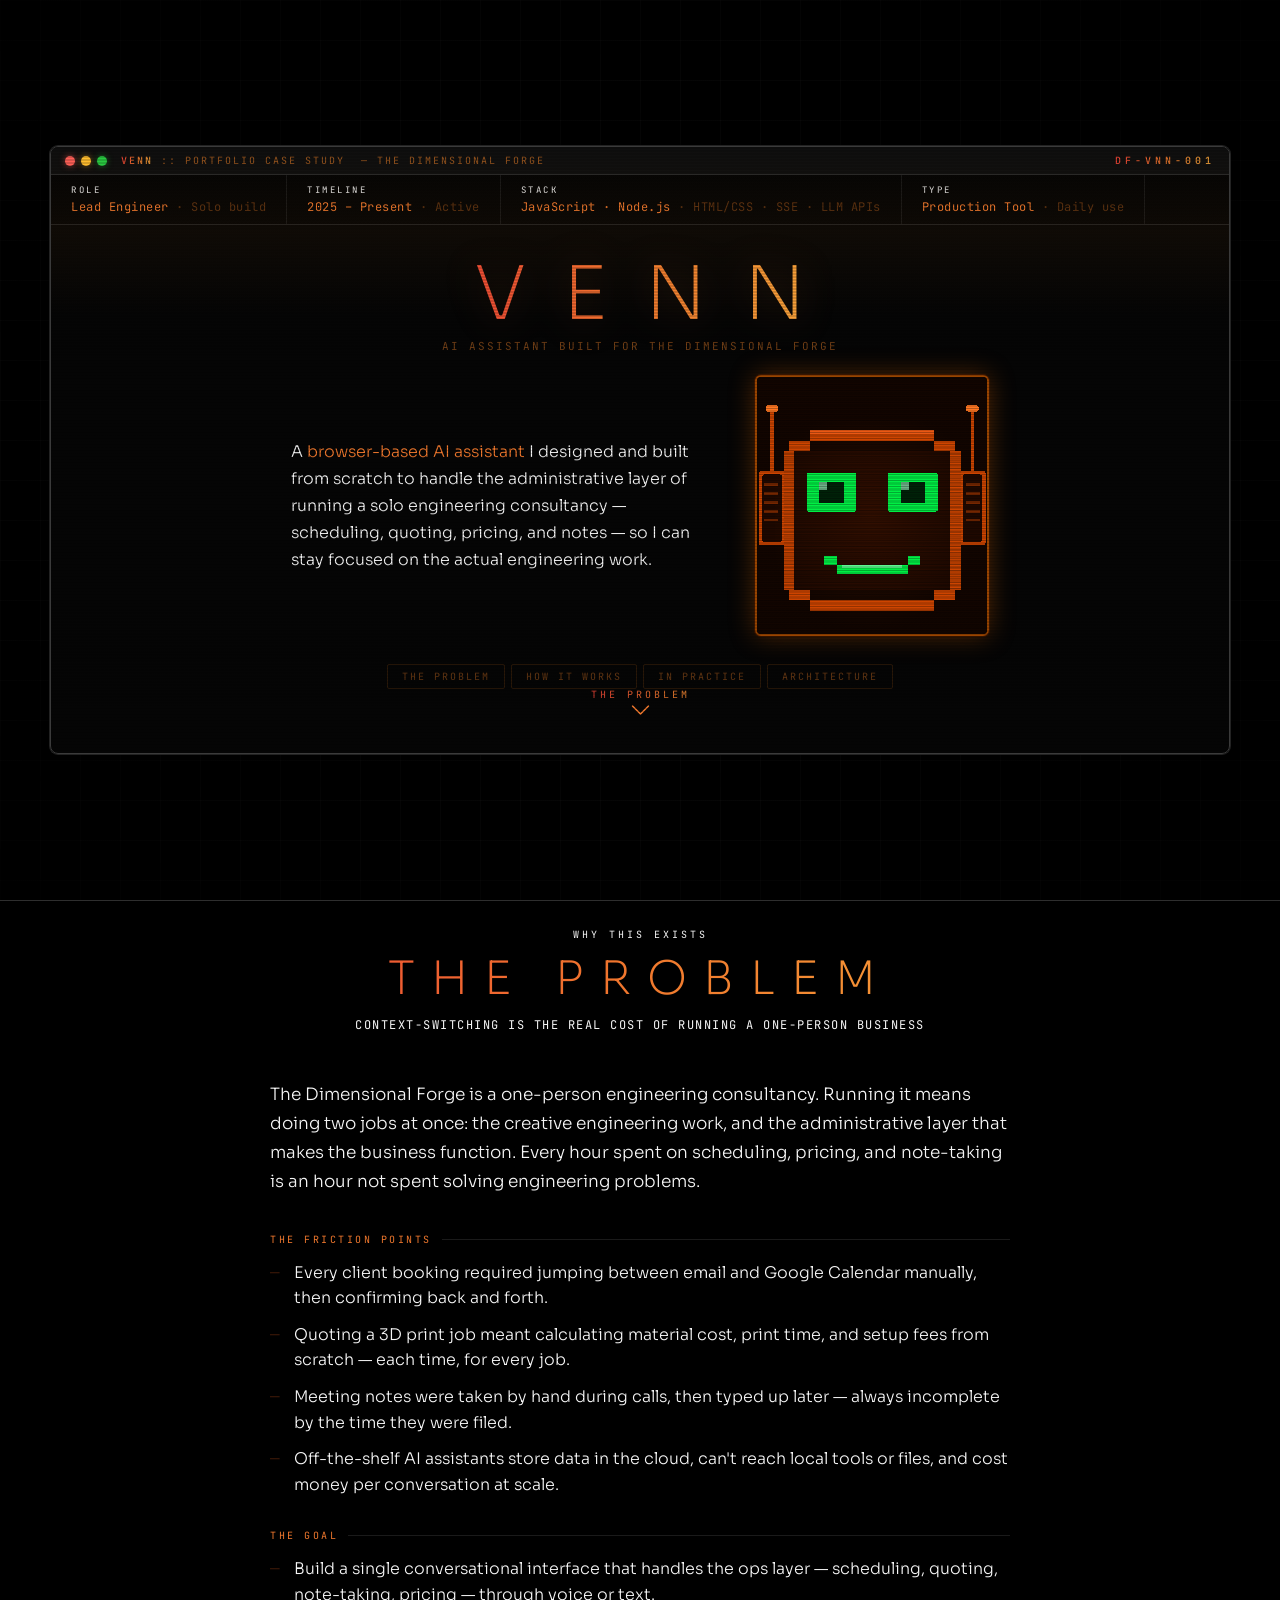
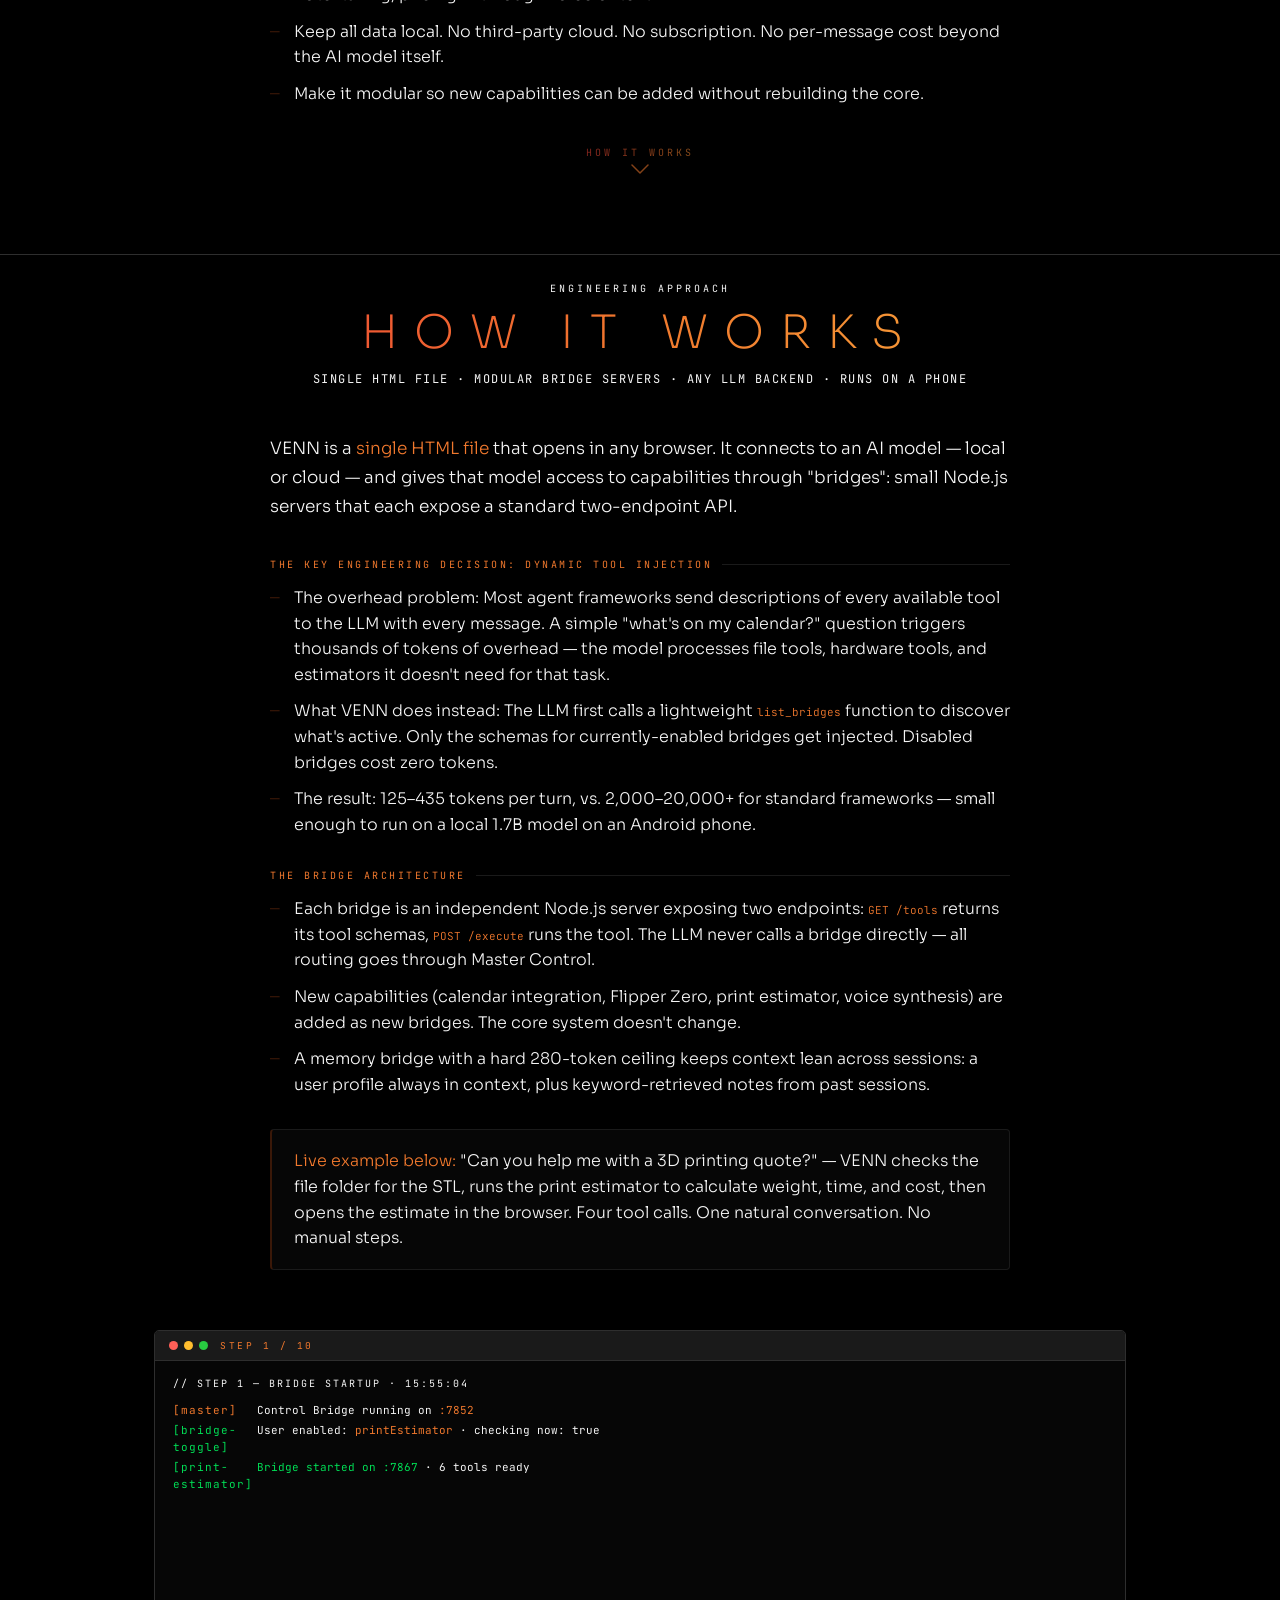
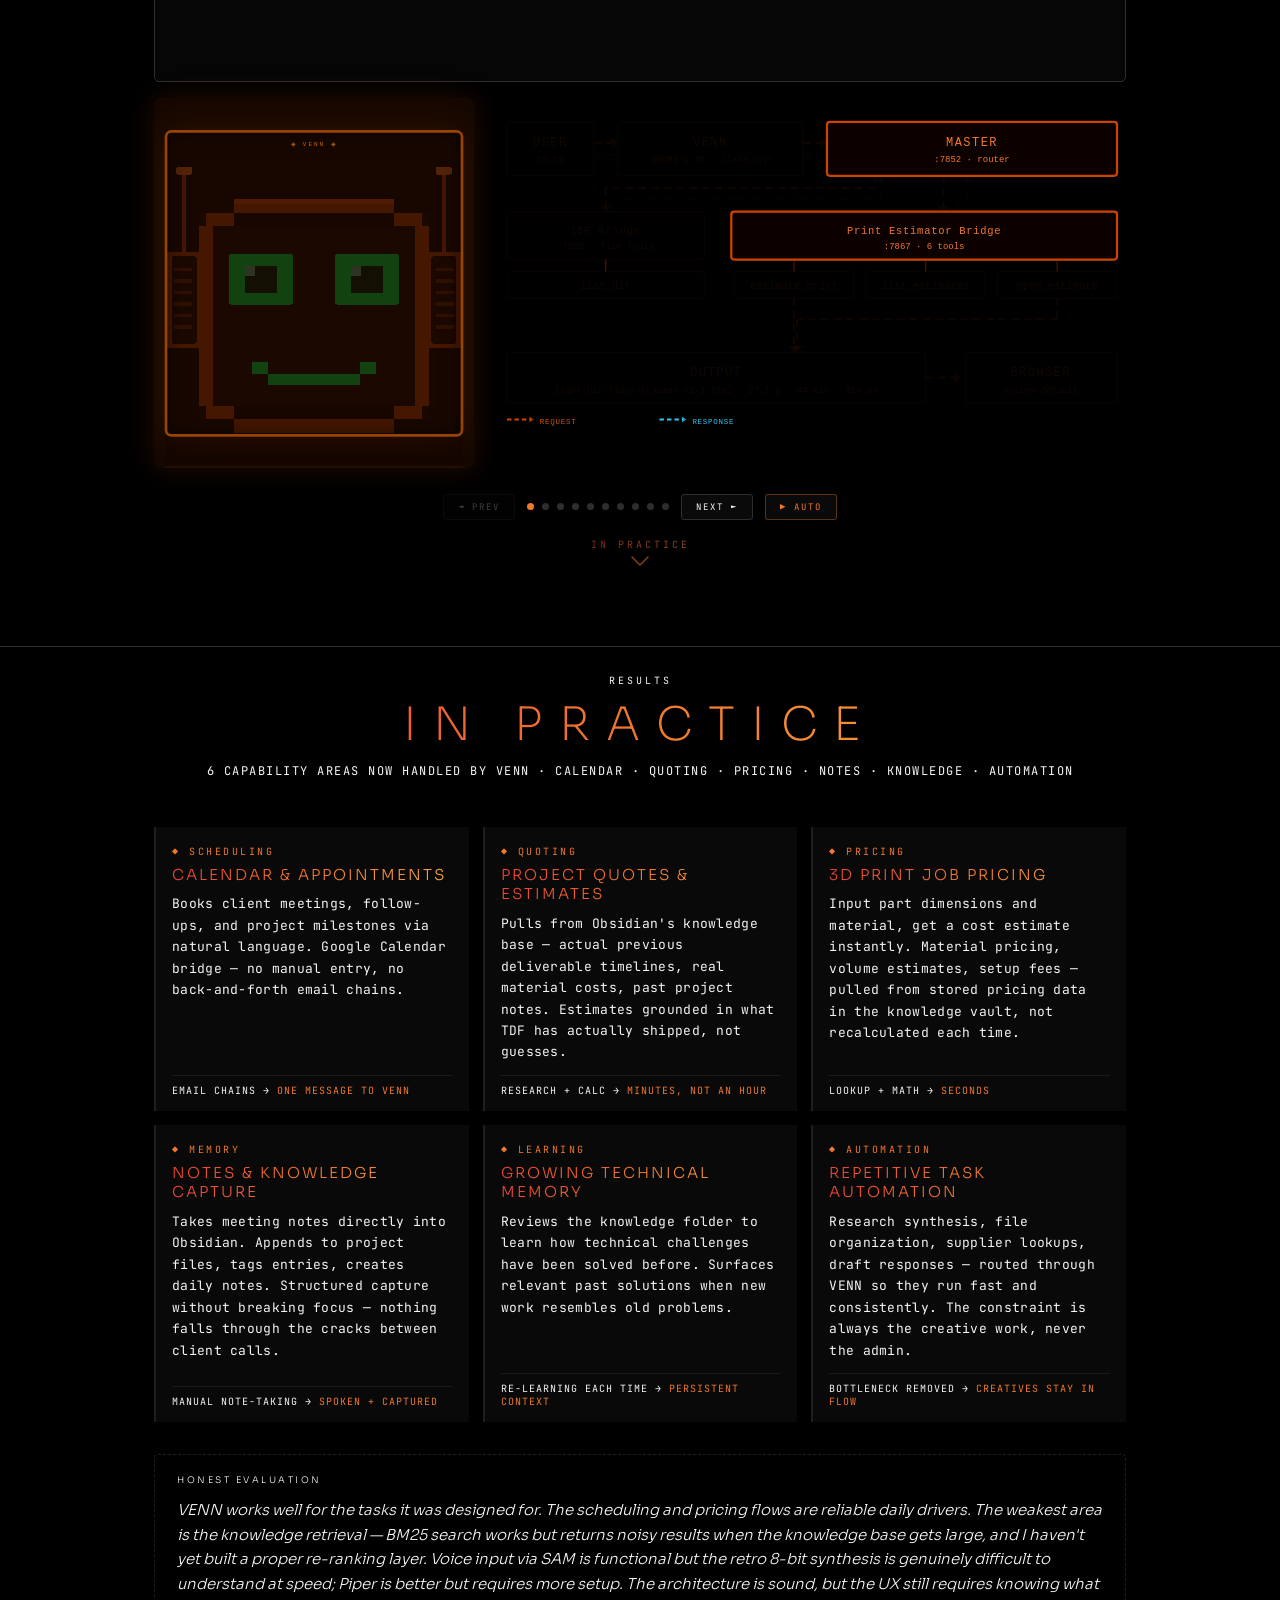
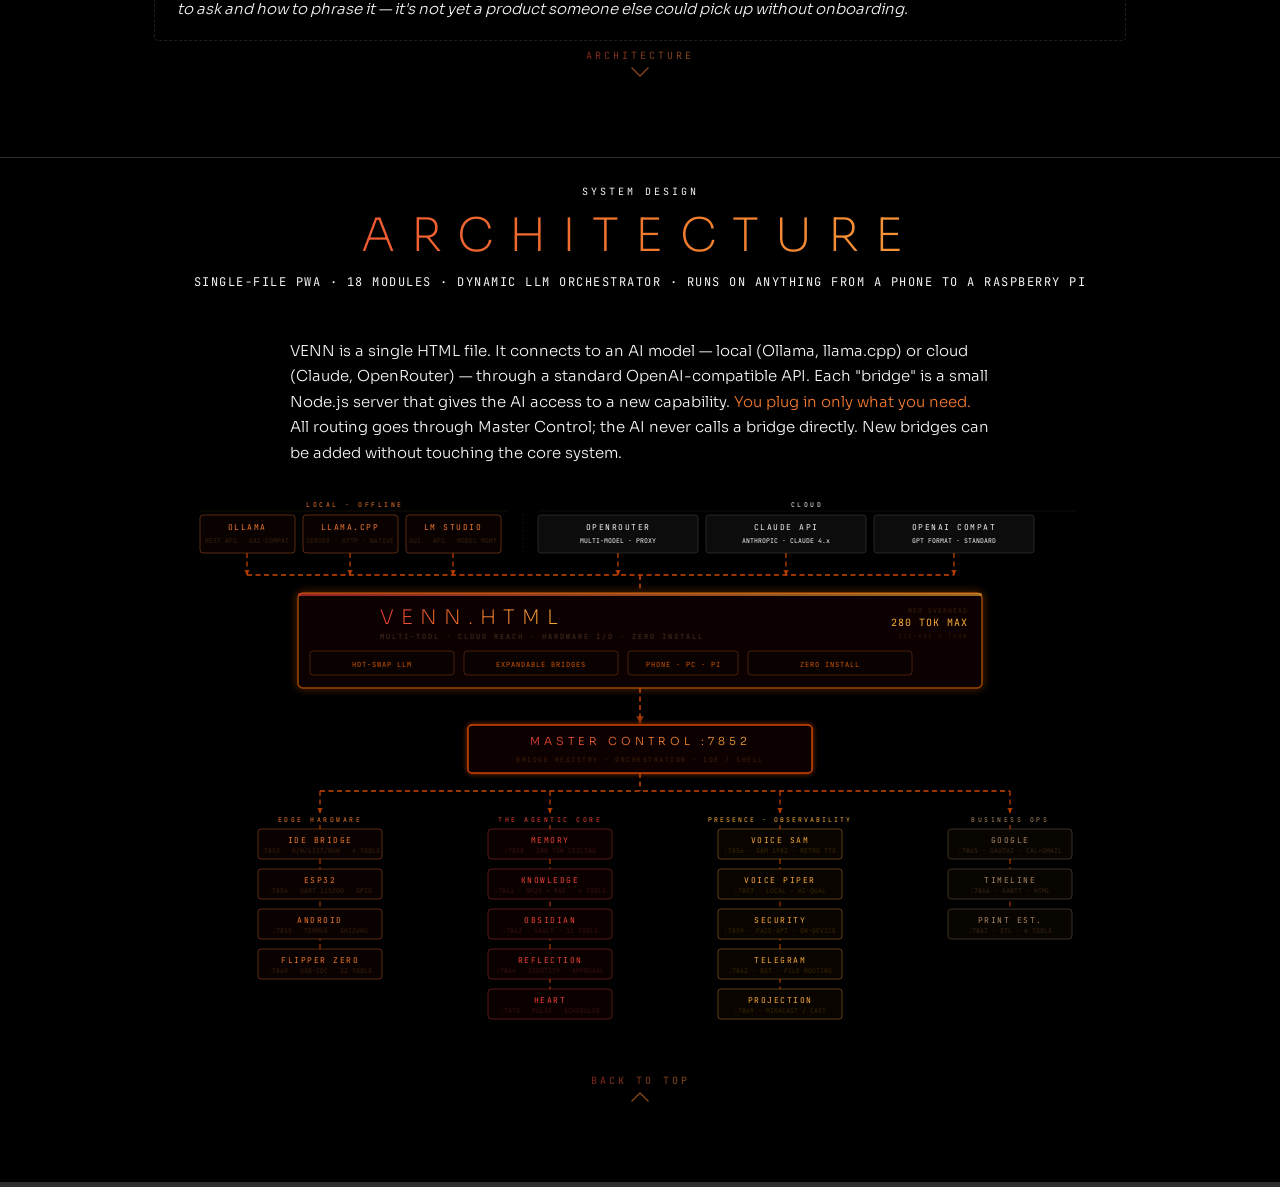
<file: venn-portfolio.html>
<!DOCTYPE html>
<html lang="en">
<head>
<meta charset="UTF-8">
<meta name="viewport" content="width=device-width, initial-scale=1.0">
<title>VENN // Portfolio Case Study — The Dimensional Forge</title>
<link rel="icon" type="image/svg+xml" href="favicon.svg">
<style>
@import url('https://fonts.googleapis.com/css2?family=Sora:wght@200;300&family=JetBrains+Mono:wght@300;400&display=swap');

:root {
  --red:    #EE4236;
  --orange: #F0782D;
  --gold:   #FAAC3D;
  --black:  #000000;
  --steel:  #1A1A1A;
  --brush:  #2E2E2E;
  --text:   #F5F5F5;
  --muted:  #F5F5F5;
  --grad:   linear-gradient(90deg, #EE4236 0%, #F0782D 50%, #FAAC3D 100%);
  /* Hero terminal palette */
  --green:  #00ee44;
  --amber:  #ffae5e;
  --line:   #3a2410;        /* warm terminal hairline */
  --panel:  #0c0500;        /* warm near-black panel */
  --panel2: #080300;
  --glow:   rgba(240,120,45,0.55);
}

* { margin: 0; padding: 0; box-sizing: border-box; }

html {
  scroll-behavior: smooth;
  scroll-snap-type: y proximity;
  scroll-padding-top: 0;
  width: 100%;
  background: var(--black);
  color: var(--text);
  font-family: 'JetBrains Mono', 'Courier New', monospace;
  overflow-x: hidden;
}
body {
  width: 100%;
  background: var(--black);
  overflow-x: hidden;
}

/* ===== FIXED BACKGROUND ===== */
.bg-grid {
  position: fixed; inset: 0;
  background-image:
    linear-gradient(rgba(46,46,46,0.18) 1px, transparent 1px),
    linear-gradient(90deg, rgba(46,46,46,0.18) 1px, transparent 1px);
  background-size: 40px 40px;
  pointer-events: none;
  z-index: 0;
}
.bg-vignette {
  position: fixed; inset: 0;
  background: radial-gradient(ellipse at 50% 50%, transparent 30%, rgba(0,0,0,0.82) 100%);
  pointer-events: none;
  z-index: 0;
}

/* ===== HERO WRAPPER ===== */
.wrapper {
  position: relative; z-index: 1;
  width: 100%; min-height: 100vh;
  display: flex; flex-direction: column;
  align-items: center; justify-content: center;
  padding: 20px 20px 32px;
  gap: 8px;
  scroll-snap-align: start;
}

/* Corner marks */
.cm { position: absolute; width: 24px; height: 24px; }
.cm.tl { top: 14px; left: 14px; border-top: 1px solid var(--brush); border-left: 1px solid var(--brush); }
.cm.tr { top: 14px; right: 14px; border-top: 1px solid var(--brush); border-right: 1px solid var(--brush); }
.cm.bl { bottom: 26px; left: 14px; border-bottom: 1px solid var(--brush); border-left: 1px solid var(--brush); }
.cm.br { bottom: 26px; right: 14px; border-bottom: 1px solid var(--brush); border-right: 1px solid var(--brush); }
.cl {
  position: absolute; font-size: 7px; letter-spacing: 2px;
  color: #F5F5F5; text-transform: uppercase;
}
.cl.tl { top: 18px; left: 44px; }
.cl.tr { top: 18px; right: 44px; }
.cl.bl { bottom: 30px; left: 44px; }
.cl.br { bottom: 30px; right: 44px; }

/* DF tunnel mark */
.df-mark { display: flex; align-items: center; gap: 8px; margin-bottom: 2px; }
.df-mark svg { width: 18px; height: 18px; flex-shrink: 0; }
.df-mark-txt {
  font-size: 7px; letter-spacing: 4px; text-transform: uppercase;
  background: var(--grad);
  -webkit-background-clip: text; background-clip: text; color: transparent;
  white-space: nowrap;
}

/* Title */
.title { text-align: center; line-height: 1; }
.title-big {
  font-family: 'Sora', sans-serif;
  font-weight: 200;
  font-size: clamp(34px, 7vw, 96px);
  letter-spacing: 0.55em;
  text-transform: uppercase;
  background: var(--grad);
  -webkit-background-clip: text; background-clip: text; color: transparent;
}
.title-small {
  font-size: 13px; letter-spacing: 3px; text-transform: uppercase;
  color: var(--muted); margin-top: 8px;
}

/* Hero pitch — plain-English "what / why / problem" under the title.
   Mirrors the page's prose system: dim body (.impact-desc) + orange primary
   accent / gold highlight (.spec-val / .spec-val.hi). */
.hero-pitch {
  max-width: clamp(480px, 58vw, 800px);
  margin: 18px auto 4px;
  font-size: 14px;
  line-height: 1.7;
  letter-spacing: 0;
  color: #F5F5F5;
  text-align: left;
}
.hero-pitch .hp-row {
  display: grid;
  grid-template-columns: 130px 1fr;
  gap: 22px;
  margin-bottom: 26px;
  align-items: baseline;
}
.hero-pitch .hp-row:last-child { margin-bottom: 0; }
.hero-pitch .hp-row p { margin: 0; }
.hero-pitch .hp-label {
  font-family: 'Sora', sans-serif; font-weight: 300;
  font-size: 17px; letter-spacing: 3px; text-transform: uppercase;
  background: var(--grad);
  -webkit-background-clip: text; background-clip: text; color: transparent;
  text-align: right;
}
.hero-pitch .hp-lead { color: var(--orange); }
.hero-pitch .hp-hi   { color: var(--gold); }

.divider { width: 100%; max-width: clamp(600px, 62vw, 860px); height: 1px; background: var(--brush); flex-shrink: 0; }

/* Center row */
.center-row { display: flex; align-items: stretch; gap: clamp(24px, 2.5vw, 40px); flex-shrink: 0; }

/* Annotation columns */
.ann-col { width: clamp(130px, 13vw, 200px); display: flex; flex-direction: column; justify-content: space-around; padding: 16px 0; }
.ann-item { display: flex; align-items: center; gap: 6px; }
.ann-col.left  .ann-item { flex-direction: row; }
.ann-col.right .ann-item { flex-direction: row-reverse; }
.ann-txt {
  font-size: 10px; letter-spacing: 1px; line-height: 1.6;
  text-transform: uppercase; color: var(--muted);
  flex-shrink: 0; width: clamp(96px, 8vw, 128px);
}
.ann-col.left  .ann-txt { text-align: right; }
.ann-col.right .ann-txt { text-align: left; }
.ann-txt b { display: block; color: var(--orange); font-weight: 400; font-size: 11px; margin-bottom: 2px; }
.ann-dash { flex: 1; height: 1px; }
.ann-col.left  .ann-dash { background: linear-gradient(to right, transparent, var(--brush)); }
.ann-col.right .ann-dash { background: linear-gradient(to left,  transparent, var(--brush)); }
.ann-dot { width: 4px; height: 4px; border-radius: 50%; background: var(--orange); box-shadow: 0 0 5px var(--orange); flex-shrink: 0; }

/* Face */
.face-wrap { flex-shrink: 0; }
#face { display: block; width: clamp(220px, 22vw, 400px); height: auto; image-rendering: pixelated; }

/* CRT screen */
.crt-screen {
  position: relative;
  border: 2px solid #994400; border-radius: 6px;
  box-shadow: 0 0 0 1px #3a1500, 0 0 28px rgba(200,90,0,0.40), 0 0 60px rgba(180,70,0,0.18), inset 0 0 28px rgba(0,0,0,0.65);
  overflow: hidden; background: #120500; transition: box-shadow 0.4s;
}
.face-wrap:hover .crt-screen {
  box-shadow: 0 0 0 1px #662200, 0 0 40px rgba(220,100,0,0.55), 0 0 80px rgba(200,80,0,0.25), inset 0 0 28px rgba(0,0,0,0.65);
}
.crt-screen::after {
  content: ''; position: absolute; inset: 0;
  background: repeating-linear-gradient(0deg, rgba(0,0,0,0) 0px, rgba(0,0,0,0) 1px, rgba(0,0,0,0.13) 1px, rgba(0,0,0,0.13) 2px);
  pointer-events: none; z-index: 10;
}
.crt-screen::before {
  content: ''; position: absolute;
  width: 100%; height: 35%;
  background: linear-gradient(to bottom, transparent 0%, rgba(255,110,0,0.04) 50%, transparent 100%);
  animation: scan-beam 5s linear infinite;
  pointer-events: none; z-index: 11;
}
@keyframes scan-beam { 0% { top: -35%; } 100% { top: 100%; } }

/* Spec panel */
.spec-col {
  width: clamp(130px, 13vw, 200px); display: flex; flex-direction: column; justify-content: space-around;
  padding: 16px 0 16px 18px; border-left: 1px solid var(--brush);
}
.spec-key { font-size: 10px; letter-spacing: 2.5px; text-transform: uppercase; color: #F5F5F5; margin-bottom: 6px; line-height: 1.3; }
.spec-val { font-size: 12px; letter-spacing: 1px; text-transform: uppercase; color: var(--orange); line-height: 1.45; }
.spec-val.hi { color: var(--gold); }

/* Status strip */
.status-strip {
  font-size: 7.5px; letter-spacing: 2.5px; text-transform: uppercase;
  color: #F5F5F5; display: flex; gap: 12px; align-items: center;
}
.live { color: #00dd55; animation: blink 1.8s ease-in-out infinite; }

/* Hero footer */
.footer {
  position: absolute; bottom: 0; left: 0; right: 0;
  height: 26px; background: var(--steel);
  border-top: 1px solid var(--brush);
  display: flex; align-items: center; justify-content: space-between;
  padding: 0 18px;
}
.footer-brand {
  font-size: 8.5px; letter-spacing: 4px; text-transform: uppercase;
  background: var(--grad); -webkit-background-clip: text; background-clip: text; color: transparent;
}
.footer-right { font-size: 7px; letter-spacing: 2px; text-transform: uppercase; color: #F5F5F5; }

/* Scroll cue */
.scroll-cue {
  position: absolute; bottom: 38px; left: 50%; transform: translateX(-50%);
  display: flex; flex-direction: column; align-items: center; gap: 4px;
  animation: scroll-bounce 2.2s ease-in-out infinite;
  cursor: pointer; text-decoration: none; color: inherit;
}
@keyframes scroll-bounce {
  0%, 100% { transform: translateX(-50%) translateY(0); opacity: 0.45; }
  50%       { transform: translateX(-50%) translateY(5px); opacity: 0.75; }
}
@keyframes color-shift {
  0%   { background-position: 0% center; }
  100% { background-position: 300% center; }
}
.scroll-cue-label {
  font-size: 10px; letter-spacing: 3px; text-transform: uppercase;
  background: linear-gradient(90deg, #EE4236, #F0782D, #FAAC3D, #F0782D, #EE4236);
  background-size: 300% auto;
  -webkit-background-clip: text; background-clip: text; color: transparent;
  animation: color-shift 6s linear infinite;
}
.scroll-chevron {
  width: 18px; height: 10px; fill: none;
  stroke: var(--orange); stroke-width: 1.5; stroke-linecap: round; stroke-linejoin: round;
}

/* In-flow cue linking each section to the next */
.section-cue {
  display: flex; flex-direction: column; align-items: center; gap: 5px;
  margin: auto auto 0; padding: 8px 0;
  text-decoration: none; color: inherit; width: max-content;
  animation: scroll-bounce-flow 2.2s ease-in-out infinite;
  opacity: 0.55; transition: opacity 0.3s;
  position: sticky; bottom: 16px; align-self: center;
}
.section-cue:hover { opacity: 1; }
/* bounce variant without the translateX(-50%) the hero uses */
@keyframes scroll-bounce-flow {
  0%, 100% { transform: translateY(0); }
  50%      { transform: translateY(5px); }
}
/* up-pointing chevron for the Back-to-Top cue */
.section-cue.up .scroll-chevron { transform: rotate(180deg); }

/* Face animations */
@keyframes eye-pulse { 0%,100%{opacity:1} 50%{opacity:0.70} }
@keyframes ant-l     { 0%,87%,100%{opacity:1} 93%{opacity:0.12} }
@keyframes ant-r     { 0%,87%,100%{opacity:1} 93%{opacity:0.12} }
@keyframes blink     { 0%,100%{opacity:1} 50%{opacity:0.28} }
.eye-glow { animation: eye-pulse 2.8s ease-in-out infinite; }
.ant-l    { animation: ant-l 3.6s ease-in-out infinite; }
.ant-r    { animation: ant-r 3.6s ease-in-out infinite 1.8s; }

/* ═══════════════════════════════════════════════════════════
   HERO — TERMINAL CONCEPT (VENN AUTONOMOUS ASSISTANT UNIT)
   ═══════════════════════════════════════════════════════════ */
.stage {
  position: relative; z-index: 1;
  min-height: 100vh; min-height: 100dvh;
  display: flex; align-items: center; justify-content: center;
  padding: 22px;
  scroll-snap-align: start;
}
.term {
  position: relative;
  width: 100%; max-width: 1180px;
  color: var(--amber);
  background: rgba(10,10,10,0.55);
  backdrop-filter: blur(6px);
  -webkit-backdrop-filter: blur(6px);
  border: 1px solid #3a3a3a;
  border-radius: 8px;
  box-shadow:
    0 0 0 1px #222,
    0 0 30px rgba(0,0,0,0.4);
  overflow: hidden;
}
/* CRT scanlines + flicker over the whole panel */
.term::after {
  content: ''; position: absolute; inset: 0; z-index: 40; pointer-events: none;
  background: repeating-linear-gradient(0deg,
    rgba(0,0,0,0) 0px, rgba(0,0,0,0) 1.5px,
    rgba(0,0,0,0.16) 1.5px, rgba(0,0,0,0.16) 3px);
}
.term::before {
  content: ''; position: absolute; left: 0; right: 0; height: 28%; z-index: 41;
  background: linear-gradient(to bottom, transparent, rgba(255,150,40,0.045), transparent);
  animation: sweep 6s linear infinite; pointer-events: none;
}
@keyframes sweep { 0% { top: -28%; } 100% { top: 100%; } }
@keyframes flicker { 0%,100%{opacity:1} 92%{opacity:1} 93%{opacity:0.82} 94%{opacity:1} 97%{opacity:0.9} }
.term-inner { animation: flicker 7s infinite; }

/* ===== Title bar ===== */
.titlebar {
  display: flex; align-items: center; gap: 14px;
  padding: 7px 14px;
  background: rgba(20,20,20,0.7);
  border-bottom: 1px solid #2e2e2e;
}
.tb-dots { display: flex; gap: 6px; }
.tb-dot { width: 10px; height: 10px; border-radius: 50%; }
.tb-dot.r { background: #ff5f57; box-shadow: 0 0 6px rgba(255,95,87,0.6); }
.tb-dot.y { background: #ffbd2e; box-shadow: 0 0 6px rgba(255,189,46,0.5); }
.tb-dot.g { background: #28ca41; box-shadow: 0 0 6px rgba(40,202,65,0.5); }
.tb-title {
  font-size: 10px; letter-spacing: 2px; text-transform: uppercase; color: #a05a20;
}
.tb-title b {
  background: var(--grad); -webkit-background-clip: text; background-clip: text; color: transparent;
  font-weight: 500;
}
.tb-tabs { display: flex; gap: 0; margin-left: auto; }
.tb-tab {
  font-size: 8px; letter-spacing: 2px; text-transform: uppercase;
  color: #5e3414; padding: 3px 12px; border-left: 1px solid var(--line);
}
.tb-tab.on { color: var(--gold); background: rgba(240,120,45,0.07); }
.tb-callsign {
  margin-left: auto; font-size: 10px; letter-spacing: 4px; text-transform: uppercase;
  background: var(--grad); -webkit-background-clip: text; background-clip: text; color: transparent;
  font-weight: 500;
}

/* ===== Body grid ===== */
.grid {
  display: grid;
  grid-template-columns: 1fr 1.15fr 1fr;
  gap: 0;
}
@media (max-width: 900px) { .grid { grid-template-columns: 1fr; } }

.col { padding: 16px 16px 18px; position: relative; }
.col + .col { border-left: 1px solid #2a2a2a; }
@media (max-width: 900px) {
  .col + .col { border-left: none; border-top: 1px solid #2a2a2a; }
}

/* panel section label */
.sec {
  display: flex; align-items: center; gap: 8px;
  font-size: 8px; letter-spacing: 3px; text-transform: uppercase;
  color: #7a4418; margin-bottom: 12px;
}
.sec::before { content: '▍'; color: var(--orange); }
.sec .ln { flex: 1; height: 1px; background: linear-gradient(to right, var(--line), transparent); }

/* ===== Boot log (left) ===== */
.boot {
  font-size: 9.5px; line-height: 1.85; letter-spacing: 0.3px;
  color: #6a4220; min-height: 232px;
}
.boot .l { display: flex; gap: 7px; white-space: nowrap; }
.boot .t { color: #4a2a10; flex-shrink: 0; }
.boot .m { color: var(--orange); flex-shrink: 0; }
.boot .ok  { color: var(--green); }
.boot .warn{ color: var(--gold); }
.boot .val { color: var(--amber); }
.cursor {
  display: inline-block; width: 7px; height: 12px; background: var(--orange);
  margin-left: 2px; vertical-align: -1px; animation: blink 1s steps(1) infinite;
}

/* ===== Learn-more index (table of contents) ===== */
.toc-hd { margin-top: 22px; color: var(--green); text-shadow: 0 0 10px rgba(0,238,68,0.4); }
.toc-hd::before { color: var(--green); }
.df-ascii {
  margin-top: 18px;
  font-size: 3.2px;
  line-height: 1.15;
  letter-spacing: 0;
  color: #5a2e0c;
  overflow: hidden;
  white-space: pre;
  opacity: 0.7;
  user-select: none;
  display: block;
  text-align: center;
}
.toc { display: flex; flex-direction: column; gap: 2px; }
.toc-item {
  display: flex; align-items: baseline; gap: 10px;
  padding: 6px 8px; border-left: 2px solid transparent; border-radius: 2px;
  text-decoration: none; transition: background 0.2s, border-color 0.2s, transform 0.2s;
}
.toc-item:hover {
  background: rgba(240,120,45,0.07);
  border-left-color: var(--orange);
  transform: translateX(2px);
}
.toc-n {
  font-size: 8px; letter-spacing: 1px; color: #5e3414; flex-shrink: 0;
  width: 16px;
}
.toc-item:hover .toc-n { color: var(--gold); }
.toc-t {
  flex: 1; font-size: 11px; letter-spacing: 1px; text-transform: uppercase;
  color: #8a5424; transition: color 0.2s;
}
.toc-item:hover .toc-t { color: var(--orange); }
.toc-ar { font-size: 10px; color: #3a2410; transition: color 0.2s, transform 0.2s; }
.toc-item:hover .toc-ar { color: var(--orange); }

/* cycling What / Why / How under the face */
.pitch-cycle {
  position: relative; width: 100%; max-width: 500px;
  min-height: 210px; margin-top: 4px;
  border-top: 1px solid var(--line); padding-top: 18px;
}
.pitch-card {
  position: absolute; left: 0; right: 0; top: 16px;
  opacity: 0; transform: translateY(6px);
  transition: opacity 0.55s ease, transform 0.55s ease;
  pointer-events: none;
}
.pitch-card.active { opacity: 1; transform: translateY(0); pointer-events: auto; }
.pitch-k {
  font-family: 'Sora', sans-serif; font-weight: 300;
  font-size: 26px; letter-spacing: 6px; text-transform: uppercase; color: var(--green);
  margin-bottom: 12px; text-shadow: 0 0 14px rgba(0,238,68,0.5);
  animation: blink 1s steps(1) infinite;
}
.pitch-k::before { content: '> '; color: #1a8a3a; }
.pitch-v { font-size: 16px; line-height: 1.65; color: var(--green); text-shadow: 0 0 8px rgba(0,238,68,0.3); }
.pitch-v .hi { color: #8dffb0; }
/* WHY card keeps the original warm body color */
.pitch-v.amber { color: #7a4d28; text-shadow: none; }
.pitch-v.amber .hi { color: var(--gold); }
.pitch-dots { position: absolute; bottom: -2px; left: 0; display: flex; gap: 7px; }
.pdot {
  width: 14px; height: 3px; border-radius: 2px; background: #341c08;
  transition: background 0.4s, transform 0.2s;
  cursor: pointer;
}
.pdot:hover { background: #7a3a10; transform: scaleY(2); }
.pdot.active { background: var(--orange); }

/* ===== Center: face + gauge ===== */
.center { display: flex; flex-direction: column; align-items: center; gap: 14px; }
.wordmark {
  font-family: 'Sora', sans-serif; font-weight: 200;
  font-size: clamp(40px, 6vw, 74px); letter-spacing: 0.5em; text-indent: 0.5em;
  text-transform: uppercase; line-height: 1;
  background: var(--grad); -webkit-background-clip: text; background-clip: text; color: transparent;
  filter: drop-shadow(0 0 18px rgba(240,120,45,0.25));
}
.wordsub {
  font-size: 11px; letter-spacing: 2px; text-transform: uppercase; color: #7a4418;
  margin-top: -6px; text-align: center;
}
.crt {
  position: relative; border: 2px solid #994400; border-radius: 6px;
  background: #120500; overflow: hidden;
  box-shadow: 0 0 0 1px #3a1500, 0 0 26px rgba(200,90,0,0.4), inset 0 0 26px rgba(0,0,0,0.65);
}
.crt svg { display: block; width: clamp(180px, 18vw, 250px); height: auto; image-rendering: pixelated; }
.crt::after {
  content: ''; position: absolute; inset: 0; z-index: 5; pointer-events: none;
  background: repeating-linear-gradient(0deg, transparent 0 1px, rgba(0,0,0,0.14) 1px 2px);
}

/* gauge readout row */
.gauges { display: flex; gap: 10px; width: 100%; margin-top: 14px; }
.gauge {
  flex: 1; border: 1px solid var(--line); border-radius: 4px; padding: 9px 8px;
  background: var(--panel2); text-align: center;
}
.gauge-n {
  font-family: 'Sora', sans-serif; font-weight: 300; font-size: 26px; line-height: 1;
  background: var(--grad); -webkit-background-clip: text; background-clip: text; color: transparent;
}
.gauge-n.green { background: none; -webkit-text-fill-color: var(--green); color: var(--green); }
.gauge-u { font-size: 7px; color: #6a3a14; }
.gauge-l { font-size: 7px; letter-spacing: 2px; text-transform: uppercase; color: #5e3414; margin-top: 5px; }

/* meter bars under gauges */
.meters { width: 100%; display: flex; flex-direction: column; gap: 7px; margin-top: 12px; }
.meter-row { display: flex; align-items: center; gap: 8px; font-size: 8px; }
.meter-k { width: 78px; letter-spacing: 1px; text-transform: uppercase; color: #6a3a14; flex-shrink: 0; }
.meter-bar { flex: 1; height: 7px; background: #1a0c02; border-radius: 2px; overflow: hidden; }
.meter-fill { height: 100%; background: var(--grad); border-radius: 2px; }
.meter-fill.g { background: linear-gradient(90deg,#0a8, var(--green)); }
.meter-v { width: 34px; text-align: right; color: var(--amber); flex-shrink: 0; }

/* ===== Right: spec readout ===== */
.spec-row {
  display: grid; grid-template-columns: 96px 1fr; gap: 10px;
  padding: 7px 0; border-bottom: 1px dashed #2a1808; align-items: baseline;
}
.spec-row:last-of-type { border-bottom: none; }
.spec-k { font-size: 8px; letter-spacing: 1.5px; text-transform: uppercase; color: #6a3a14; }
.spec-v { font-size: 10px; letter-spacing: 0.5px; text-transform: uppercase; color: var(--orange); line-height: 1.4; }
.spec-v.hi { color: var(--gold); }
.dot-live { color: var(--green); animation: blink 1.6s ease-in-out infinite; }

/* annotation chips */
.chips { display: flex; flex-wrap: wrap; gap: 6px; margin-top: 14px; }
.chip {
  font-size: 7px; letter-spacing: 1.5px; text-transform: uppercase; color: var(--orange);
  border: 1px solid rgba(240,120,45,0.3); border-radius: 2px; padding: 3px 8px;
}

/* radial efficiency dial */
.dial-wrap { display: flex; align-items: center; gap: 14px; margin-top: 16px;
  border: 1px solid var(--line); border-radius: 4px; padding: 12px; background: var(--panel2); }
.dial { width: 76px; height: 76px; flex-shrink: 0; }
.dial-track { fill: none; stroke: #241204; stroke-width: 8; }
.dial-arc { fill: none; stroke: url(#dgrad); stroke-width: 8; stroke-linecap: round;
  stroke-dasharray: 220; stroke-dashoffset: 220; animation: fill-dial 2s ease-out 0.4s forwards; }
@keyframes fill-dial { to { stroke-dashoffset: 26; } }
.dial-txt { font-family:'Sora',sans-serif; font-weight:300; }
.dial-info .dk { font-size: 7px; letter-spacing: 2px; text-transform: uppercase; color: #6a3a14; }
.dial-info .dv { font-size: 11px; color: var(--gold); margin: 3px 0; letter-spacing: 1px; }
.dial-info .dd { font-size: 8px; color: #6e4524; line-height: 1.5; }

/* ===== Status ticker footer ===== */
.ticker {
  border-top: 1px solid var(--line); background: linear-gradient(180deg,#120700,#0a0400);
  overflow: hidden; white-space: nowrap; position: relative;
}
.ticker-track {
  display: inline-flex; gap: 28px; padding: 7px 0;
  font-size: 8px; letter-spacing: 2.5px; text-transform: uppercase; color: #6a3a14;
  animation: scroll-x 26s linear infinite; will-change: transform;
}
.ticker-track span b { color: var(--orange); font-weight: 400; }
.ticker-track .lv { color: var(--green); }
@keyframes scroll-x { from { transform: translateX(0); } to { transform: translateX(-50%); } }

/* bottom brand bar */
.brandbar {
  display: flex; align-items: center; justify-content: space-between;
  padding: 8px 14px; border-top: 1px solid #2a2a2a; background: rgba(14,14,14,0.7);
}
.brand-lockup { display: flex; align-items: center; gap: 9px; }
.brand-logo { width: 18px; height: 18px; flex-shrink: 0; border-radius: 3px; display: block; }
.brand {
  font-size: 9px; letter-spacing: 4px; text-transform: uppercase;
  background: var(--grad); -webkit-background-clip: text; background-clip: text; color: transparent;
}
.brand-r { font-size: 7px; letter-spacing: 2px; text-transform: uppercase; color: #4a2a10; }

/* ===== SECTION SHARED STYLES ===== */
.page-section {
  position: relative; z-index: 1;
  padding: clamp(24px, 3vh, 44px) clamp(20px, 5vw, 80px) clamp(56px, 8vh, 80px);
  max-width: 1100px;
  margin: 0 auto;
  width: 100%;
  min-height: 100vh;
  min-height: 100dvh;
  display: flex;
  flex-direction: column;
  justify-content: flex-start;
  scroll-snap-align: start;
}
.section-divider {
  position: relative; z-index: 1;
  width: 100%; height: 1px;
  background: var(--brush);
}
.sec-hd { text-align: center; margin-bottom: 48px; }
.sec-label {
  font-size: 10px; letter-spacing: 3px; text-transform: uppercase;
  color: #F5F5F5; margin-bottom: 8px;
}
.sec-title {
  font-family: 'Sora', sans-serif; font-weight: 200;
  font-size: clamp(26px, 4vw, 46px);
  letter-spacing: 0.35em; text-transform: uppercase;
  background: var(--grad);
  -webkit-background-clip: text; background-clip: text; color: transparent;
  margin-bottom: 10px;
}
.sec-sub {
  font-size: 12px; letter-spacing: 1.5px; color: var(--muted); text-transform: uppercase;
}

/* ===== ARCHITECTURE SVG ===== */
.arch-wrap {
  width: 100%; overflow-x: auto;
}
.arch-svg {
  display: block; margin: 0 auto;
  width: 100%; max-width: 900px; min-width: 640px;
}

/* SVG animation: flowing dashes downward */
@keyframes flow-down {
  from { stroke-dashoffset: 24; }
  to   { stroke-dashoffset: 0; }
}
@keyframes flow-up {
  from { stroke-dashoffset: 0; }
  to   { stroke-dashoffset: 24; }
}
.arch-flow-d { stroke-dasharray: 5 3.5; animation: flow-down 1.4s linear infinite; }
.arch-flow-u { stroke-dasharray: 5 3.5; animation: flow-up  1.4s linear infinite; }
.arch-flow-pulse {
  stroke-dasharray: 5 3.5; animation: flow-down 1.0s linear infinite;
}

/* ===== BRIDGE ROSTER ===== */
.bridge-grid {
  display: grid;
  grid-template-columns: repeat(3, 1fr);
  gap: 14px;
}
@media (max-width: 820px) { .bridge-grid { grid-template-columns: repeat(2, 1fr); } }
@media (max-width: 500px) { .bridge-grid { grid-template-columns: 1fr; } }

.bridge-card {
  background: #090909;
  border: 1px solid var(--brush);
  border-radius: 4px;
  padding: 16px;
  transition: box-shadow 0.3s, border-color 0.3s;
}
.bridge-card:hover {
  box-shadow: 0 0 18px rgba(240,120,45,0.35);
  border-color: rgba(240,120,45,0.4);
}
.bridge-port {
  font-size: 6.5px; letter-spacing: 3px; color: #F5F5F5;
  text-transform: uppercase; margin-bottom: 7px;
}
.bridge-name {
  font-family: 'Sora', sans-serif; font-weight: 300;
  font-size: 13px; letter-spacing: 2.5px; text-transform: uppercase;
  background: var(--grad);
  -webkit-background-clip: text; background-clip: text; color: transparent;
  margin-bottom: 6px; line-height: 1.3;
}
.bridge-purpose {
  font-size: 8px; letter-spacing: 0.5px; color: var(--muted);
  line-height: 1.65; margin-bottom: 10px;
}
.bridge-tags { display: flex; flex-wrap: wrap; gap: 4px; }
.bridge-tag {
  font-size: 6.5px; letter-spacing: 1.5px; text-transform: uppercase;
  color: var(--orange); border: 1px solid rgba(240,120,45,0.28);
  padding: 2px 7px; border-radius: 2px;
}

/* Bridge group label rows (mirror VENN UI groupings) */
.bridge-group-hd {
  display: flex; align-items: baseline; gap: 12px;
  margin: 30px 0 12px;
  padding-left: 10px;
  border-left: 2px solid var(--orange);
}
.bridge-group-hd:first-of-type { margin-top: 0; }
.bridge-group-name {
  font-family: 'Sora', sans-serif; font-weight: 300;
  font-size: 13px; letter-spacing: 3px; text-transform: uppercase;
  background: var(--grad);
  -webkit-background-clip: text; background-clip: text; color: transparent;
}
.bridge-group-sub {
  font-size: 7px; letter-spacing: 2px; text-transform: uppercase; color: #F5F5F5;
}
.bridge-grid + .bridge-group-hd { margin-top: 30px; }

/* ===== TOKEN ECONOMICS ===== */
.econ-grid {
  display: grid; grid-template-columns: 1fr 1fr; gap: 28px;
}
@media (max-width: 740px) { .econ-grid { grid-template-columns: 1fr; } }

.term-panel {
  background: #060606; border: 1px solid var(--brush); border-radius: 5px; overflow: hidden;
}
.term-hdr {
  background: var(--steel); padding: 8px 14px;
  display: flex; align-items: center; gap: 6px;
  border-bottom: 1px solid var(--brush);
}
.tdot { width: 9px; height: 9px; border-radius: 50%; }
.tdot.r { background: #FF5F57; }
.tdot.y { background: #FFBD2E; }
.tdot.g { background: #28CA41; }
.term-ttl { font-size: 9.5px; letter-spacing: 2.5px; color: var(--orange); text-transform: uppercase; margin-left: 6px; }
.term-body { padding: 18px 18px 20px; font-size: 8.5px; line-height: 1.9; }

/* Token comparison rows */
.tok-section-hd {
  font-size: 7px; letter-spacing: 2.5px; text-transform: uppercase;
  color: #F5F5F5; margin-bottom: 6px; margin-top: 12px;
}
.tok-section-hd:first-child { margin-top: 0; }
.tok-row {
  display: flex; align-items: center; gap: 8px;
  margin-bottom: 3px;
}
.tok-lbl { flex: 1; color: #F5F5F5; font-size: 8px; letter-spacing: 0.5px; }
.tok-val-bad  { min-width: 82px; text-align: right; color: #7a2020; font-size: 8px; }
.tok-val-good { min-width: 82px; text-align: right; color: #1f6b34; font-size: 8px; }
.tok-divider-line { height: 1px; background: var(--brush); margin: 8px 0; }
.tok-total-bad  { color: #cc3333; font-size: 9.5px; letter-spacing: 1px; }
.tok-total-good { color: #00dd55; font-size: 9.5px; letter-spacing: 1px; }
.tok-note { font-size: 7px; color: #F5F5F5; letter-spacing: 1px; margin-top: 6px; line-height: 1.6; }
.tok-highlight { color: #00dd55; }
.tok-highlight-bad { color: var(--red); }

/* Memory bars */
.mem-hd { font-size: 7px; letter-spacing: 2.5px; text-transform: uppercase; color: #F5F5F5; margin-bottom: 12px; }
.mem-entry { margin-bottom: 14px; }
.mem-entry-hd {
  display: flex; justify-content: space-between; align-items: baseline;
  margin-bottom: 4px;
}
.mem-entry-name { font-size: 8px; letter-spacing: 1.5px; text-transform: uppercase; color: var(--muted); }
.mem-entry-val  { font-size: 9px; letter-spacing: 1px; color: var(--orange); }
.mem-bar-outer {
  height: 12px; background: #111; border-radius: 2px; overflow: hidden; margin-bottom: 3px;
}
.mem-bar-inner { height: 100%; border-radius: 2px; }
.mem-entry-note { font-size: 6.5px; letter-spacing: 1px; color: #F5F5F5; text-transform: uppercase; }

.mem-totals-row {
  display: flex; justify-content: space-between; align-items: baseline;
  border-top: 1px solid var(--brush); padding-top: 10px; margin-top: 6px;
}
.mem-totals-lbl { font-size: 7px; letter-spacing: 2px; color: #F5F5F5; text-transform: uppercase; }
.mem-totals-val { font-size: 10px; letter-spacing: 1px; color: var(--gold); }
.mem-compare { font-size: 7px; letter-spacing: 1px; color: #F5F5F5; margin-top: 8px; line-height: 1.7; }
.mem-compare span { color: #00dd55; }

/* ===== OBSERVABILITY TERMINAL ===== */
.log-line {
  display: flex; gap: 8px; margin-bottom: 5px; font-size: 8.5px; line-height: 1.5;
}
.log-ts    { color: #F5F5F5; flex-shrink: 0; letter-spacing: 0.5px; }
.log-mod   { flex-shrink: 0; width: 82px; letter-spacing: 1px; }
.log-mod.master   { color: #FAAC3D; }
.log-mod.memory   { color: #F0782D; }
.log-mod.voice    { color: #CC8833; }
.log-mod.esp32    { color: #F0782D; }
.log-mod.obsidian { color: #FAAC3D; }
.log-mod.bridge   { color: #00DD55; }
.log-mod.stats    { color: #00DD55; }
.log-mod.security { color: #EE4236; }
.log-mod.heart    { color: #EE4236; }
.log-mod.project  { color: #CC8833; }
.log-msg   { color: #F5F5F5; }
.log-msg .ok    { color: #00dd55; }
.log-msg .warn  { color: #FAAC3D; }
.log-msg .err   { color: var(--red); }
.log-msg .val   { color: var(--orange); }

/* ===== PLATFORM CARDS ===== */
.platform-grid {
  display: grid; grid-template-columns: repeat(3, 1fr); gap: 20px; margin-top: 36px;
}
@media (max-width: 720px) { .platform-grid { grid-template-columns: 1fr; } }

.platform-card {
  background: #090909;
  border: 1px solid rgba(240,120,45,0.25);
  border-radius: 4px; padding: 22px;
}
.platform-icon {
  font-size: 11px; letter-spacing: 3px; color: var(--orange); text-transform: uppercase;
  margin-bottom: 4px;
}
.platform-name {
  font-family: 'Sora', sans-serif; font-weight: 300;
  font-size: 14px; letter-spacing: 3px; text-transform: uppercase;
  background: var(--grad);
  -webkit-background-clip: text; background-clip: text; color: transparent;
  margin-bottom: 14px;
}
.platform-spec {
  font-size: 8px; letter-spacing: 0.5px; color: #F5F5F5; line-height: 2;
  list-style: none;
}
.platform-spec li::before { content: '· '; color: var(--orange); }
.platform-spec .hi { color: #F5F5F5; }

/* ===== PORTFOLIO FOOTER ===== */
.pf-footer {
  position: relative; z-index: 1;
  background: var(--steel); border-top: 1px solid var(--brush);
  padding: 40px clamp(20px, 5vw, 80px) 32px;
  display: flex; flex-direction: column; align-items: center; gap: 14px;
}
.pf-footer-logo { display: flex; align-items: center; gap: 12px; }
.pf-footer-logo svg { width: 32px; height: 32px; }
.pf-footer-brand {
  font-family: 'Sora', sans-serif; font-weight: 200;
  font-size: 16px; letter-spacing: 6px; text-transform: uppercase;
  background: var(--grad);
  -webkit-background-clip: text; background-clip: text; color: transparent;
}
.pf-footer-tagline {
  font-size: 8px; letter-spacing: 3px; color: #F5F5F5; text-transform: uppercase;
}
.pf-footer-meta {
  display: flex; gap: 32px; flex-wrap: wrap; justify-content: center;
  font-size: 7.5px; letter-spacing: 2px; text-transform: uppercase; color: #F5F5F5;
}
.pf-footer-meta a { color: #F5F5F5; text-decoration: none; }
.pf-footer-meta a:hover { color: var(--orange); }
.pf-footer-desig {
  font-size: 7px; letter-spacing: 3px; text-transform: uppercase; color: #F5F5F5;
}

/* ===== DATA FLOW CALLOUT ===== */
.flow-callout {
  background: #080808; border: 1px solid var(--brush); border-radius: 4px;
  padding: 20px 24px; margin-top: 32px;
  font-size: 8px; letter-spacing: 0.5px; color: #F5F5F5; line-height: 2.2;
}
.flow-callout .step { color: var(--orange); margin-right: 6px; }
.flow-callout .arrow { color: var(--brush); }
.flow-callout .hi { color: var(--gold); }
.flow-callout-hd {
  font-size: 7px; letter-spacing: 3px; text-transform: uppercase; color: #F5F5F5;
  margin-bottom: 10px;
}

/* ===== FLOW TRACE SECTION ===== */
.flow-query {
  background: #090909; border: 1px solid var(--brush); border-radius: 4px;
  padding: 14px 20px; margin-bottom: 24px;
  display: flex; align-items: baseline; gap: 14px; flex-wrap: wrap;
}
.flow-query-label { font-size: 7px; letter-spacing: 3px; text-transform: uppercase; color: var(--orange); flex-shrink: 0; }
.flow-query-text { font-size: 9.5px; color: #F5F5F5; letter-spacing: 0.5px; font-style: italic; line-height: 1.5; }

.flow-layout { display: flex; flex-direction: column; gap: 16px; }
.flow-top-row { display: flex; gap: 24px; align-items: flex-start; }
@media (max-width: 760px) { .flow-top-row { flex-direction: column; } }
.flow-svg { flex: 1; min-width: 0; width: 100%; display: block; }

.flow-node rect { transition: stroke 0.35s, fill 0.35s; }
.flow-node text { transition: fill 0.35s; }
.flow-line     { transition: stroke 0.35s; }
.flow-node-active rect { stroke: #aa3300 !important; fill: #0D0100 !important; }
.flow-node-active text { fill: #cc5500 !important; }
.flow-line-active {
  stroke: #cc4400 !important;
  stroke-dasharray: 5 3 !important;
  animation: flow-down 1s linear infinite !important;
}
#fl-ide-llm.flow-line-active,
#fl-print-llm.flow-line-active { animation: flow-up 1s linear infinite !important; }

.flow-trace-body { padding: 16px 18px 20px; position: relative; min-height: 320px; }
.flow-step-content {
  position: absolute; top: 16px; left: 18px; right: 18px;
  opacity: 0; transition: opacity 0.35s; pointer-events: none;
}
.flow-step-content.active { opacity: 1; pointer-events: auto; }
.flow-step-hd {
  font-size: 10px; letter-spacing: 2px; text-transform: uppercase;
  color: #F5F5F5; margin-bottom: 12px;
}
.flow-step-msg { display: flex; gap: 10px; align-items: flex-start; margin-bottom: 12px; }
.flow-msg-prompt { color: var(--orange); flex-shrink: 0; font-size: 12px; line-height: 1.4; }
.flow-msg-text { font-size: 12px; color: #F5F5F5; letter-spacing: 0.3px; line-height: 1.6; }
.flow-step-code {
  background: #030303; border: 1px solid #1A1A1A; border-radius: 3px;
  padding: 10px 14px; font-size: 11px; color: #F5F5F5; line-height: 1.8;
  letter-spacing: 0.5px; margin-bottom: 8px;
}
.flow-step-log { display: flex; flex-direction: column; gap: 4px; }
.flow-log-line { display: flex; gap: 8px; font-size: 11px; line-height: 1.5; }
.fll-mod { flex-shrink: 0; width: 76px; letter-spacing: 1px; }
.fll-mod.venn   { color: #cc4400; }
.fll-mod.mem    { color: #F0782D; }
.fll-mod.llm    { color: #FAAC3D; }
.fll-mod.master { color: #F0782D; }
.fll-mod.obs    { color: #FAAC3D; }
.fll-mod.bridge { color: #00DD55; }
.fll-mod.stats  { color: #00DD55; }
.fll-msg { color: #F5F5F5; }
.fll-val { color: var(--orange); }
.fll-ok  { color: #00DD55; }

.flow-controls {
  display: flex; align-items: center; gap: 12px; justify-content: center; padding: 10px 0;
}
.flow-btn {
  font-family: 'JetBrains Mono', monospace; font-size: 9px; letter-spacing: 2px;
  text-transform: uppercase; color: var(--muted); background: #0A0A0A;
  border: 1px solid var(--brush); border-radius: 3px; padding: 6px 14px;
  cursor: pointer; transition: all 0.2s;
}
.flow-btn:hover:not(:disabled) { border-color: rgba(240,120,45,0.5); color: var(--orange); }
.flow-btn:disabled { opacity: 0.25; cursor: default; }
.flow-btn-play { border-color: rgba(240,120,45,0.35); color: var(--orange); }
.flow-btn-playing { background: rgba(240,120,45,0.08); border-color: var(--orange); }
.flow-step-dots { display: flex; gap: 8px; align-items: center; }
.flow-dot {
  width: 7px; height: 7px; border-radius: 50%;
  background: var(--brush); cursor: pointer; transition: background 0.2s;
}
.flow-dot.active { background: var(--orange); }
.flow-dot:hover  { background: rgba(240,120,45,0.5); }

/* ===== ENTERPRISE PARALLEL CARDS ===== */
.parallel-grid { display: grid; grid-template-columns: 1fr 1fr; gap: 16px; }
@media (max-width: 720px) { .parallel-grid { grid-template-columns: 1fr; } }
.parallel-card {
  background: #090909; border: 1px solid var(--brush); border-radius: 4px;
  overflow: hidden; transition: box-shadow 0.3s, border-color 0.3s;
  display: flex; flex-direction: column;
}
.parallel-card:hover {
  box-shadow: 0 0 18px rgba(240,120,45,0.35);
  border-color: rgba(240,120,45,0.4);
}
.parallel-inner { display: grid; grid-template-columns: 1fr auto 1fr; flex: 1; }
.parallel-left  { padding: 16px 14px; }
.parallel-right { padding: 16px 14px; border-left: 1px solid var(--brush); }
.parallel-divider {
  display: flex; align-items: center; padding: 0 8px;
  font-size: 16px; font-family: 'Sora', sans-serif; font-weight: 200;
  background: var(--grad); -webkit-background-clip: text; background-clip: text; color: transparent;
  flex-shrink: 0;
}
.parallel-cat { font-size: 6px; letter-spacing: 3px; text-transform: uppercase; color: #F5F5F5; margin-bottom: 4px; }
.parallel-name {
  font-family: 'Sora', sans-serif; font-weight: 300;
  font-size: 11px; letter-spacing: 2px; text-transform: uppercase;
  line-height: 1.3; margin-bottom: 6px;
}
.parallel-name.venn { background: var(--grad); -webkit-background-clip: text; background-clip: text; color: transparent; }
.parallel-name.ent  { color: #F5F5F5; }
.parallel-desc { font-size: 7.5px; letter-spacing: 0.3px; color: #F5F5F5; line-height: 1.75; }
.parallel-footer {
  padding: 9px 14px; border-top: 1px solid var(--brush);
  display: flex; gap: 8px; align-items: flex-start; flex-wrap: wrap;
}
.parallel-azure {
  font-size: 6.5px; letter-spacing: 1.5px; text-transform: uppercase;
  color: var(--orange); border: 1px solid rgba(240,120,45,0.28);
  padding: 2px 7px; border-radius: 2px; white-space: nowrap; flex-shrink: 0;
}
.parallel-talk { font-size: 7px; color: #F5F5F5; letter-spacing: 0.3px; line-height: 1.65; font-style: italic; }

/* ===== MEDALLION PIPELINE ===== */
.medallion-wrap { margin-bottom: 28px; }
.medallion-flow {
  display: flex; align-items: stretch; gap: 0;
}
@media (max-width: 640px) { .medallion-flow { flex-direction: column; } }
.medallion-stage { flex: 1; padding: 18px 16px; border-radius: 4px; background: #060606; }
.medallion-arrow {
  display: flex; align-items: center; padding: 0 10px;
  color: #F5F5F5; font-size: 20px; flex-shrink: 0;
}
@media (max-width: 640px) {
  .medallion-arrow { padding: 6px 0; justify-content: center; font-size: 16px; }
}
.medallion-badge { font-size: 6.5px; letter-spacing: 3px; text-transform: uppercase; margin-bottom: 4px; }
.medallion-name {
  font-family: 'Sora', sans-serif; font-weight: 300;
  font-size: 13px; letter-spacing: 3px; text-transform: uppercase; margin-bottom: 12px;
}
.medallion-file-list { font-size: 8px; line-height: 2; letter-spacing: 0.3px; }
.medallion-note { font-size: 7px; letter-spacing: 1.5px; text-transform: uppercase; margin-top: 10px; }
.medallion-azure-row {
  font-size: 7px; letter-spacing: 1.5px; color: #F5F5F5; text-transform: uppercase;
  text-align: center; margin-top: 16px; margin-bottom: 4px;
}
.medallion-azure-row span { color: #F5F5F5; }
.medallion-degradation {
  border: 1px dashed rgba(240,120,45,0.25); border-radius: 3px;
  padding: 10px 16px; font-size: 7.5px; color: #F5F5F5;
  letter-spacing: 0.3px; line-height: 1.75; margin-top: 0;
}
.medallion-degradation .hi { color: var(--orange); }
.medallion-sub-hd {
  font-size: 7px; letter-spacing: 3px; text-transform: uppercase; color: #F5F5F5;
  margin-bottom: 14px; margin-top: 32px;
}

/* ===== BUSINESS IMPACT SECTION ===== */
.venn-diagram { display: block; width: 100%; max-width: 900px; margin: 0 auto 32px; }
.impact-tagline {
  text-align: center;
  font-family: 'Sora', sans-serif; font-weight: 200;
  font-size: clamp(13px, 2vw, 19px); letter-spacing: 0.3em;
  color: #F5F5F5; margin: 0 0 40px;
  text-transform: uppercase;
}
.impact-tagline .hi { background: var(--grad); -webkit-background-clip: text; background-clip: text; color: transparent; }
.impact-grid {
  display: grid; grid-template-columns: repeat(3, 1fr); gap: 14px;
}
@media (max-width: 820px) { .impact-grid { grid-template-columns: repeat(2, 1fr); } }
@media (max-width: 500px) { .impact-grid { grid-template-columns: 1fr; } }
.impact-card {
  background: #090909;
  border-left: 2px solid #1E1E1E;
  padding: 18px 16px 14px;
  transition: border-left-color 0.3s;
  display: flex; flex-direction: column;
}
.impact-card:hover { border-left-color: var(--orange); }
.impact-icon {
  font-size: 10px; letter-spacing: 2.5px; text-transform: uppercase;
  color: var(--orange); margin-bottom: 7px;
}
.impact-title {
  font-family: 'Sora', sans-serif; font-weight: 300;
  font-size: 15px; letter-spacing: 2px; text-transform: uppercase;
  background: var(--grad); -webkit-background-clip: text; background-clip: text; color: transparent;
  margin-bottom: 9px; line-height: 1.3;
}
.impact-desc {
  font-size: 13px; color: #F5F5F5; line-height: 1.65; letter-spacing: 0.3px;
  flex: 1; margin-bottom: 12px;
}
.impact-metric {
  font-size: 10px; letter-spacing: 1px; color: #F5F5F5; text-transform: uppercase;
  border-top: 1px solid #1A1A1A; padding-top: 8px;
}
.impact-metric span { color: var(--orange); }

/* ── VENN UI CHAT PREVIEW ─────────────────────────────────────── */
.venn-ui-preview {
  background: #060606;
  border: 1px solid var(--brush);
  border-radius: 5px;
  overflow: hidden;
}
.vp-hdr {
  background: var(--steel);
  padding: 8px 14px;
  display: flex;
  align-items: center;
  gap: 6px;
  border-bottom: 1px solid var(--brush);
}
.vp-ttl {
  font-size: 7px;
  letter-spacing: 3px;
  color: #F5F5F5;
  text-transform: uppercase;
  margin-left: 6px;
}
.vp-body {
  padding: 12px 14px 14px;
  position: relative;
  min-height: 140px;
}
.chat-state {
  position: absolute;
  top: 12px;
  left: 14px;
  right: 14px;
  opacity: 0;
  transition: opacity 0.35s;
  pointer-events: none;
  display: flex;
  flex-direction: column;
  gap: 7px;
}
.chat-state.active {
  opacity: 1;
  pointer-events: auto;
}
.chat-bubble-user {
  align-self: flex-end;
  background: #0E0400;
  border: 1px solid #2A0F00;
  border-radius: 8px 8px 2px 8px;
  padding: 6px 10px;
  font-family: 'JetBrains Mono', monospace;
  font-size: 7.5px;
  color: #5A2800;
  max-width: 88%;
  line-height: 1.5;
  letter-spacing: 0.3px;
}
.chat-bubble-venn {
  align-self: flex-start;
  background: #040A04;
  border: 1px solid #102010;
  border-radius: 2px 8px 8px 8px;
  padding: 6px 10px;
  font-family: 'JetBrains Mono', monospace;
  font-size: 7.5px;
  color: #2A4A1A;
  max-width: 92%;
  line-height: 1.55;
  letter-spacing: 0.3px;
}
.chat-tool-badges {
  display: flex;
  flex-wrap: wrap;
  gap: 5px;
  align-self: flex-start;
}
.chat-tool-badge {
  display: inline-flex;
  align-items: center;
  gap: 5px;
  background: #080808;
  border: 1px solid #1C1C1C;
  border-radius: 3px;
  padding: 3px 8px;
  font-family: 'JetBrains Mono', monospace;
  font-size: 6.5px;
  letter-spacing: 0.5px;
  color: #F5F5F5;
  white-space: nowrap;
}
.chat-tool-badge.running {
  border-color: rgba(240,120,45,0.3);
  color: #884820;
}
.chat-tool-badge.done {
  border-color: rgba(0,180,60,0.25);
  color: #1A4A1A;
}
.badge-status {
  width: 5px;
  height: 5px;
  border-radius: 50%;
  flex-shrink: 0;
}
.running .badge-status {
  background: var(--orange);
  animation: badge-pulse 1s ease-in-out infinite;
}
.done .badge-status {
  background: #00bb44;
}
.chat-thinking {
  display: flex;
  align-items: center;
  gap: 4px;
  align-self: flex-start;
  padding: 3px 2px;
}
.chat-thinking-dot {
  width: 4px;
  height: 4px;
  background: #282828;
  border-radius: 50%;
  animation: thinking-bounce 1.2s ease-in-out infinite;
}
.chat-thinking-dot:nth-child(2) { animation-delay: 0.15s; }
.chat-thinking-dot:nth-child(3) { animation-delay: 0.30s; }
@keyframes thinking-bounce {
  0%,80%,100% { transform: scale(1); background: #282828; }
  40%          { transform: scale(1.4); background: var(--orange); }
}
@keyframes badge-pulse {
  0%,100% { opacity: 1; }
  50%     { opacity: 0.35; }
}

/* ── Mini Venn Window — scaled pixel-perfect replica of venn.html ── */
/* vm-clip: outer clipping box, visible at 320×370px                  */
.vm-clip {
  width: 320px;
  height: 370px;
  overflow: hidden;
  position: relative;
  background: #150800;
  border-radius: 8px;
  box-shadow: 0 0 28px rgba(180,60,0,0.2);
}
/* vm-scale: 480px inner scaled to 320px via transform               */
.vm-scale {
  width: 480px;
  height: 554px;
  transform: scale(0.6667);
  transform-origin: top left;
}
/* vm-body: position:relative root, mirrors venn.html <body>         */
.vm-body {
  position: relative;
  width: 480px;
  height: 554px;
  background: #150800;
  font-family: monospace;
}
/* vm-screen: face SVG + infobar, position:absolute top:0            */
.vm-screen {
  position: absolute;
  top: 0;
  left: 16px;
  right: 16px;
  padding-top: 48px;
  display: flex;
  flex-direction: column;
  align-items: stretch;
  gap: 5px;
}
.vm-face {
  display: block;
  width: 100%;
  height: auto;
  image-rendering: pixelated;
}
/* vm-infobar mirrors venn.html #info-box                            */
.vm-infobar {
  width: 100%;
  border: 1px solid #442200;
  border-radius: 3px;
  padding: 6px 0;
  display: flex;
  align-items: center;
  justify-content: space-between;
  z-index: 11;
  box-sizing: border-box;
  gap: 8px;
}
/* Chat log — position:absolute, overlays face (75% opaque bg shows face through) */
#mvw-chat-log {
  position: absolute;
  top: 48px;
  left: 16px;
  right: 16px;
  height: 460px;
  background: rgba(26,9,0,0.75);
  border: 4px solid #994400;
  border-radius: 10px;
  padding: 12px;
  box-shadow: 0 0 60px rgba(255,100,0,0.12), inset 0 0 30px rgba(0,0,0,0.55);
  display: flex;
  flex-direction: column;
  gap: 10px;
  overflow-y: auto;
  z-index: 10;
  box-sizing: border-box;
  scrollbar-width: thin;
  scrollbar-color: #441100 #0a0300;
}
#mvw-chat-log::-webkit-scrollbar { width: 4px; }
#mvw-chat-log::-webkit-scrollbar-track { background: #0a0300; }
#mvw-chat-log::-webkit-scrollbar-thumb { background: #441100; border-radius: 2px; }
#mvw-chat-log-title {
  color: #cc6600;
  font-size: 9px;
  letter-spacing: 3px;
  text-transform: uppercase;
  text-align: center;
  display: block;
  flex-shrink: 0;
}
/* Messages — match venn.html .msg exactly (scale handles size reduction) */
/* NOTE: display is controlled entirely by JS — no CSS display:none here  */
.mvw-msg {
  font-family: monospace;
  font-size: 10px;
  line-height: 1.5;
  padding: 6px 8px;
  border-radius: 4px;
  word-break: break-word;
  flex-shrink: 0;
}
.mvw-msg-user {
  background: rgba(31,8,0,0.8);
  border-left: 2px solid #cc4400;
  color: #ff8844;
  align-self: flex-end;
  max-width: 90%;
}
.mvw-msg-user::before { content: 'YOU  '; color: #cc4400; font-size: 8px; letter-spacing: 2px; display: block; margin-bottom: 2px; }
.mvw-msg-venn {
  background: rgba(0,26,8,0.8);
  border-left: 2px solid #00aa44;
  color: #00dd55;
  align-self: flex-start;
  max-width: 90%;
}
.mvw-msg-venn::before { content: 'VENN '; color: #00aa44; font-size: 8px; letter-spacing: 2px; display: block; margin-bottom: 2px; }
.mvw-msg-tool {
  background: rgba(10,10,0,0.8);
  border-left: 2px solid #aaaa00;
  color: #dddd00;
  align-self: flex-start;
  max-width: 90%;
  font-size: 9px;
}
.mvw-msg-tool::before { content: 'TOOL '; color: #aaaa00; font-size: 8px; letter-spacing: 2px; display: block; margin-bottom: 2px; }
.mvw-msg-tool.mvw-tool-running { border-left-color: #cc8800; color: #cc8800; }
.mvw-msg-tool.mvw-tool-running::before { color: #cc8800; animation: badge-pulse 1s ease-in-out infinite; }
.mvw-msg-time {
  display: block;
  text-align: right;
  font-size: 8px;
  letter-spacing: 1px;
  opacity: 0.55;
  margin-top: 3px;
  font-variant-numeric: tabular-nums;
}
/* ── Flow Diagram Animation ─────────────────────────────────────── */
.fd-node rect { stroke: rgba(204,68,0,0.5); fill: #090200; stroke-width: 1; transition: stroke 0.35s, fill 0.35s; }
.fd-node text { fill: #cc5500; transition: fill 0.35s; }
.fd-node.fd-active rect { stroke: #cc4400; stroke-width: 1.5; fill: #0D0100; }
.fd-node.fd-active text { fill: #F0782D; }
.fd-node.fd-done rect { stroke: #00aa44; fill: #090200; }
.fd-node.fd-done text { fill: #00aa44; }
.fd-arr line { stroke: #cc4400; stroke-width: 1.2; stroke-dasharray: 5 3.5; animation: none; transition: stroke 0.35s; }
.fd-arr polygon { fill: #cc4400; opacity: 0.75; transition: fill 0.35s; }
.fd-arr.fd-active line { stroke: #F0782D; stroke-width: 1.5; animation: flow-down 1.0s linear infinite; }
.fd-arr.fd-active polygon { fill: #F0782D; opacity: 1; }
.fd-arr.fd-done line { stroke: #00aa44; animation: none; }
.fd-arr.fd-done polygon { fill: #00aa44; opacity: 1; }
/* Response/return path arrows — teal, lines drawn in return direction so dash flow is correct */
.fd-arr-resp line { stroke: rgba(45,197,240,0.3); stroke-width: 1.2; stroke-dasharray: 5 3.5; animation: none; transition: stroke 0.35s; }
.fd-arr-resp polygon { fill: rgba(45,197,240,0.3); transition: fill 0.35s; }
.fd-arr-resp.fd-active line { stroke: #2DC5F0; stroke-width: 1.5; animation: flow-down 1.0s linear infinite; }
.fd-arr-resp.fd-active polygon { fill: #2DC5F0; opacity: 1; }
.fd-arr-resp.fd-done line { stroke: #00aa44; animation: none; stroke-dasharray: none; }
.fd-arr-resp.fd-done polygon { fill: #00aa44; opacity: 1; }
/* Focus: inactive=nearly invisible, active=full, done=faint ghost */
.fd-node, .fd-arr, .fd-arr-resp, .fd-pill { opacity: 0.08; transition: opacity 0.4s; }
.fd-node.fd-active, .fd-arr.fd-active, .fd-arr-resp.fd-active, .fd-pill.fd-active { opacity: 1; }
.fd-node.fd-done, .fd-arr.fd-done, .fd-arr-resp.fd-done, .fd-pill.fd-done { opacity: 0.2; }
.fd-pill rect { stroke: rgba(240,120,45,0.3); fill: #0A0200; stroke-width: 1; transition: stroke 0.35s, fill 0.35s; }
.fd-pill text { fill: #cc5500; transition: fill 0.35s; }
.fd-pill.fd-active rect { stroke: rgba(240,120,45,0.8); fill: #0D0100; }
.fd-pill.fd-active text { fill: #F0782D; }
.fd-pill.fd-done rect { stroke: #006633; fill: #001a0d; }
.fd-pill.fd-done text { fill: #00aa44; }
/* Bridge→pill topology connectors — quiet, always visible, no animation */
.fd-conn { opacity: 0.55; transition: opacity 0.4s; }
.fd-conn line { stroke: rgba(204,68,0,0.55); stroke-width: 1; transition: stroke 0.35s; }
.fd-conn.fd-active { opacity: 1; }
.fd-conn.fd-active line { stroke: #F0782D; stroke-width: 1.5; }
.fd-conn.fd-done { opacity: 0.4; }
.fd-conn.fd-done line { stroke: #00aa44; }

/* Status + pipeline inside vm-infobar */
#mvw-status {
  font-family: monospace;
  font-size: 8px;
  letter-spacing: 2px;
  text-transform: uppercase;
  color: #994400;
  opacity: 0.9;
  transition: opacity 0.3s, color 0.3s;
  padding: 0 6px;
}
#mvw-status.responding { opacity: 1; color: #00ff55; }
#mvw-status.thinking   { opacity: 0.8; color: #ffaa00; }
#mvw-status.tool       { opacity: 1; color: #dddd00; }
.mvw-pipe {
  display: flex;
  align-items: center;
  gap: 4px;
  font-family: monospace;
  font-size: 7px;
  letter-spacing: 1px;
  text-transform: uppercase;
  color: #884400;
}
.mvw-ps { color: #cc6600; transition: color 0.2s, text-shadow 0.2s; white-space: nowrap; }
.mvw-ps.active { color: #ffaa00; text-shadow: 0 0 6px rgba(255,150,0,0.6); }
.mvw-ps.done   { color: #00ff55; text-shadow: 0 0 6px rgba(0,255,80,0.5); }
.mvw-sep { color: #884400; font-size: 6px; }
#mvw-tokens { font-family: monospace; font-size: 7px; letter-spacing: 1px; color: #cc6600; white-space: nowrap; padding: 0 6px; }

/* ═══════════════════════════════════════════════════════════
   PROTO OVERRIDES — case study redesign
   ═══════════════════════════════════════════════════════════ */

/* Metadata bar */
.proj-meta {
  display: flex; flex-wrap: wrap; gap: 0;
  border-bottom: 1px solid #1e1e1e;
  background: rgba(5,5,5,0.9);
}
.proj-meta-item {
  display: flex; flex-direction: column;
  padding: 9px 20px; border-right: 1px solid #181818; gap: 3px;
}
.proj-meta-key { font-size: 9px; letter-spacing: 2.5px; text-transform: uppercase; color: #F5F5F5; }
.proj-meta-val { font-size: 12px; letter-spacing: 0.5px; color: #5a3010; }
.proj-meta-val strong { color: var(--orange); font-weight: 400; }

/* Simplified centered hero body */
.hero-body {
  display: flex; flex-direction: column; align-items: center;
  padding: 32px 24px 64px; gap: 14px;
}
.hero-showcase {
  display: flex; align-items: center; justify-content: center;
  gap: clamp(28px, 5vw, 72px); flex-wrap: wrap;
  width: 100%; margin: 8px 0 4px;
}
.hero-sub {
  font-size: 16px; line-height: 1.7; color: #F5F5F5; letter-spacing: 0;
  text-align: left; max-width: 400px; font-family: 'Sora', sans-serif; font-weight: 300;
}
.hero-sub strong { color: var(--orange); font-weight: 300; }
@media (max-width: 700px) { .hero-sub { text-align: center; } }
.hero-nav {
  display: flex; flex-wrap: wrap; gap: 6px; justify-content: center; margin-top: 10px;
}
.hero-nav-link {
  font-size: 10px; letter-spacing: 2px; text-transform: uppercase;
  color: #6a3a14; border: 1px solid #2a1808; border-radius: 2px;
  padding: 5px 14px; text-decoration: none; transition: all 0.2s;
}
.hero-nav-link:hover { border-color: rgba(240,120,45,0.5); color: var(--orange); }

/* Case study section body */
.cs-body { max-width: 740px; margin: 0 auto; width: 100%; }
.cs-lead {
  font-size: 17px; line-height: 1.7; color: #F5F5F5; margin-bottom: 36px;
  letter-spacing: 0; font-family: 'Sora', sans-serif; font-weight: 300;
}
.cs-lead strong { color: var(--orange); font-weight: 300; }
.cs-block { margin-bottom: 32px; }
.cs-block-hd {
  font-size: 10px; letter-spacing: 2.5px; text-transform: uppercase;
  color: var(--orange); margin-bottom: 14px;
  display: flex; align-items: center; gap: 10px;
}
.cs-block-hd::after { content: ''; flex: 1; height: 1px; background: #1a1a1a; }
.cs-bullets { list-style: none; display: flex; flex-direction: column; gap: 11px; padding: 0; }
.cs-bullets li {
  position: relative; padding-left: 24px;
  font-size: 16px; line-height: 1.6; color: #F5F5F5; letter-spacing: 0;
  font-family: 'Sora', sans-serif; font-weight: 300;
}
.cs-bullets li::before { content: '—'; position: absolute; left: 0; top: 0; color: #3a1808; font-family: 'JetBrains Mono', monospace; }
.cs-bullets strong { color: #F5F5F5; font-weight: 300; }
.cs-callout {
  background: #060606; border: 1px solid #1a1a1a; border-left: 2px solid #3a1808;
  border-radius: 4px; padding: 18px 22px; margin: 24px 0;
  font-size: 16px; line-height: 1.6; color: #F5F5F5; letter-spacing: 0;
  font-family: 'Sora', sans-serif; font-weight: 300;
}
.cs-callout strong { color: var(--orange); font-weight: 300; }
.cs-honest {
  border: 1px dashed #1e1e1e; border-radius: 4px; padding: 18px 22px;
  font-size: 15px; line-height: 1.65; color: #F5F5F5;
  margin-top: 32px; font-style: italic; letter-spacing: 0;
  font-family: 'Sora', sans-serif; font-weight: 300;
}
.cs-honest-hd {
  font-size: 9px; letter-spacing: 2.5px; text-transform: uppercase;
  color: #F5F5F5; margin-bottom: 10px; font-style: normal; display: block;
}
.cs-honest strong { color: #F5F5F5; font-style: normal; font-weight: 300; }

/* Plain-English intro for architecture */
.arch-intro {
  max-width: 700px; margin: 0 auto 36px;
  font-size: 15px; line-height: 1.7; color: #F5F5F5;
  text-align: left; letter-spacing: 0;
  font-family: 'Sora', sans-serif; font-weight: 300;
}
.arch-intro strong { color: var(--orange); font-weight: 300; }

/* Flow section inside mechanics — needs top margin */
.mechanics-demo { margin-top: 36px; }
</style>
</head>
<body>

<div class="bg-grid"></div>
<div class="bg-vignette"></div>

<!-- ═══════════════════════════════════════════════════════════
     HERO
     ═══════════════════════════════════════════════════════════ -->
<div class="stage" id="home">

  <div class="term">
   <div class="term-inner">

    <!-- ===== TITLE BAR ===== -->
    <div class="titlebar">
      <div class="tb-dots"><span class="tb-dot r"></span><span class="tb-dot y"></span><span class="tb-dot g"></span></div>
      <div class="tb-title"><b>VENN</b>&nbsp;:: PORTFOLIO CASE STUDY &nbsp;— THE DIMENSIONAL FORGE</div>
      <div class="tb-callsign">DF-VNN-001</div>
    </div>

    <!-- ===== PROJECT METADATA BAR ===== -->
    <div class="proj-meta">
      <div class="proj-meta-item">
        <span class="proj-meta-key">Role</span>
        <span class="proj-meta-val"><strong>Lead Engineer</strong> · Solo build</span>
      </div>
      <div class="proj-meta-item">
        <span class="proj-meta-key">Timeline</span>
        <span class="proj-meta-val"><strong>2025 – Present</strong> · Active</span>
      </div>
      <div class="proj-meta-item">
        <span class="proj-meta-key">Stack</span>
        <span class="proj-meta-val"><strong>JavaScript · Node.js</strong> · HTML/CSS · SSE · LLM APIs</span>
      </div>
      <div class="proj-meta-item">
        <span class="proj-meta-key">Type</span>
        <span class="proj-meta-val"><strong>Production Tool</strong> · Daily use</span>
      </div>
    </div>

    <!-- ===== SIMPLIFIED HERO BODY ===== -->
    <div class="hero-body">
      <div class="wordmark">VENN</div>
      <div class="wordsub">AI assistant built for The Dimensional Forge</div>

      <div class="hero-showcase">
        <p class="hero-sub">A <strong>browser-based AI assistant</strong> I designed and built from scratch to handle the administrative layer of running a solo engineering consultancy — scheduling, quoting, pricing, and notes — so I can stay focused on the actual engineering work.</p>

        <div class="crt" id="hero-crt">
          <svg viewBox="-20 -50 260 290" shape-rendering="crispEdges" xmlns="http://www.w3.org/2000/svg">
            <defs>
              <radialGradient id="rg" cx="50%" cy="45%" r="55%">
                <stop offset="0%" stop-color="#ff5500" stop-opacity="0.09"/>
                <stop offset="100%" stop-color="#ff5500" stop-opacity="0"/>
              </radialGradient>
              <pattern id="sc" x="0" y="0" width="2" height="4" patternUnits="userSpaceOnUse">
                <rect x="0" y="0" width="2" height="2" fill="#000"/>
              </pattern>
            </defs>
            <rect x="-20" y="-50" width="260" height="340" fill="#120500"/>
            <rect x="-18" y="56" width="30" height="84" fill="#cc4400" rx="3"/>
            <rect x="-14" y="60" width="22" height="76" fill="#1f0800" rx="2"/>
            <rect x="-12" y="70" width="16" height="3" fill="#cc4400" opacity="0.5"/>
            <rect x="-12" y="80" width="16" height="3" fill="#cc4400" opacity="0.5"/>
            <rect x="-12" y="90" width="16" height="3" fill="#cc4400" opacity="0.5"/>
            <rect x="-12" y="100" width="16" height="3" fill="#cc4400" opacity="0.5"/>
            <rect x="-12" y="110" width="16" height="3" fill="#cc4400" opacity="0.5"/>
            <rect x="-5" y="-14" width="4" height="70" fill="#cc4400"/>
            <rect class="ant-l" x="-10" y="-18" width="14" height="7" fill="#ff7722" rx="2"/>
            <rect x="208" y="56" width="30" height="84" fill="#cc4400" rx="3"/>
            <rect x="212" y="60" width="22" height="76" fill="#1f0800" rx="2"/>
            <rect x="216" y="70" width="16" height="3" fill="#cc4400" opacity="0.5"/>
            <rect x="216" y="80" width="16" height="3" fill="#cc4400" opacity="0.5"/>
            <rect x="216" y="90" width="16" height="3" fill="#cc4400" opacity="0.5"/>
            <rect x="216" y="100" width="16" height="3" fill="#cc4400" opacity="0.5"/>
            <rect x="216" y="110" width="16" height="3" fill="#cc4400" opacity="0.5"/>
            <rect x="221" y="-14" width="4" height="70" fill="#cc4400"/>
            <rect class="ant-r" x="216" y="-18" width="14" height="7" fill="#ff7722" rx="2"/>
            <rect x="40" y="10" width="140" height="12" fill="#cc4400"/>
            <rect x="16" y="22" width="24" height="12" fill="#cc4400"/>
            <rect x="180" y="22" width="24" height="12" fill="#cc4400"/>
            <rect x="10" y="34" width="200" height="156" fill="#1f0800"/>
            <rect x="10" y="34" width="12" height="156" fill="#cc4400"/>
            <rect x="198" y="34" width="12" height="156" fill="#cc4400"/>
            <rect x="16" y="190" width="24" height="12" fill="#cc4400"/>
            <rect x="180" y="190" width="24" height="12" fill="#cc4400"/>
            <rect x="40" y="202" width="140" height="12" fill="#cc4400"/>
            <rect x="40" y="10" width="140" height="4" fill="#ff6622" opacity="0.6"/>
            <rect x="10" y="34" width="200" height="156" fill="url(#sc)" opacity="0.15"/>
            <rect width="220" height="240" fill="url(#rg)"/>
            <rect class="eye-glow" id="hero-leye" x="36" y="58" width="56" height="44" fill="#00ee44" rx="2"/>
            <rect id="hero-lpupil" x="50" y="68" width="28" height="24" fill="#002208"/>
            <rect id="hero-lshine" x="50" y="68" width="9" height="9" fill="#aaffcc" opacity="0.65"/>
            <rect class="eye-glow" id="hero-reye" x="128" y="58" width="56" height="44" fill="#00ee44" rx="2"/>
            <rect id="hero-rpupil" x="142" y="68" width="28" height="24" fill="#002208"/>
            <rect id="hero-rshine" x="142" y="68" width="9" height="9" fill="#aaffcc" opacity="0.65"/>
            <g id="mouth">
              <rect x="56" y="152" width="14" height="10" fill="#00ee44"/>
              <rect x="150" y="152" width="14" height="10" fill="#00ee44"/>
              <rect x="70" y="162" width="80" height="10" fill="#00ee44"/>
              <rect x="76" y="162" width="68" height="3" fill="#aaffcc" opacity="0.55"/>
            </g>
          </svg>
        </div><!-- /crt -->
      </div><!-- /hero-showcase -->

      <nav class="hero-nav">
        <a class="hero-nav-link" href="#problem">The Problem</a>
        <a class="hero-nav-link" href="#mechanics">How It Works</a>
        <a class="hero-nav-link" href="#impact">In Practice</a>
        <a class="hero-nav-link" href="#architecture">Architecture</a>
      </nav>
    </div><!-- /hero-body -->

    <a href="#problem" class="scroll-cue" aria-label="Scroll to The Problem">
      <span class="scroll-cue-label">The Problem</span>
      <svg class="scroll-chevron" viewBox="0 0 18 10" xmlns="http://www.w3.org/2000/svg">
        <polyline points="1,1 9,9 17,1"/>
      </svg>
    </a>

   </div><!-- /term-inner -->
  </div><!-- /term -->
</div><!-- /stage -->

<div class="section-divider"></div>

<!-- ═══════════════════════════════════════════════════════════
     THE PROBLEM
     ═══════════════════════════════════════════════════════════ -->
<section class="page-section" id="problem">
  <div class="sec-hd">
    <div class="sec-label">Why This Exists</div>
    <div class="sec-title">The Problem</div>
    <div class="sec-sub">Context-switching is the real cost of running a one-person business</div>
  </div>
  <div class="cs-body">
    <p class="cs-lead">The Dimensional Forge is a one-person engineering consultancy. Running it means doing two jobs at once: the creative engineering work, and the administrative layer that makes the business function. Every hour spent on scheduling, pricing, and note-taking is an hour not spent solving engineering problems.</p>

    <div class="cs-block">
      <div class="cs-block-hd">The friction points</div>
      <ul class="cs-bullets">
        <li>Every client booking required jumping between email and Google Calendar manually, then confirming back and forth.</li>
        <li>Quoting a 3D print job meant calculating material cost, print time, and setup fees from scratch — each time, for every job.</li>
        <li>Meeting notes were taken by hand during calls, then typed up later — always incomplete by the time they were filed.</li>
        <li>Off-the-shelf AI assistants store data in the cloud, can't reach local tools or files, and cost money per conversation at scale.</li>
      </ul>
    </div>

    <div class="cs-block">
      <div class="cs-block-hd">The goal</div>
      <ul class="cs-bullets">
        <li>Build a single conversational interface that handles the <strong>ops layer</strong> — scheduling, quoting, note-taking, pricing — through voice or text.</li>
        <li>Keep all data local. No third-party cloud. No subscription. No per-message cost beyond the AI model itself.</li>
        <li>Make it modular so new capabilities can be added without rebuilding the core.</li>
      </ul>
    </div>
  </div>
  <a href="#mechanics" class="section-cue" aria-label="Scroll to How It Works">
    <span class="scroll-cue-label">How It Works</span>
    <svg class="scroll-chevron" viewBox="0 0 18 10" xmlns="http://www.w3.org/2000/svg">
      <polyline points="1,1 9,9 17,1"/>
    </svg>
  </a>
</section>

<div class="section-divider"></div>

<!-- ═══════════════════════════════════════════════════════════
     THE MECHANICS
     ═══════════════════════════════════════════════════════════ -->
<section class="page-section" id="mechanics">
  <div class="sec-hd">
    <div class="sec-label">Engineering Approach</div>
    <div class="sec-title">How It Works</div>
    <div class="sec-sub">Single HTML file · modular bridge servers · any LLM backend · runs on a phone</div>
  </div>
  <div class="cs-body">
    <p class="cs-lead">VENN is a <strong>single HTML file</strong> that opens in any browser. It connects to an AI model — local or cloud — and gives that model access to capabilities through "bridges": small Node.js servers that each expose a standard two-endpoint API.</p>

    <div class="cs-block">
      <div class="cs-block-hd">The key engineering decision: dynamic tool injection</div>
      <ul class="cs-bullets">
        <li><strong>The overhead problem:</strong> Most agent frameworks send descriptions of every available tool to the LLM with every message. A simple "what's on my calendar?" question triggers thousands of tokens of overhead — the model processes file tools, hardware tools, and estimators it doesn't need for that task.</li>
        <li><strong>What VENN does instead:</strong> The LLM first calls a lightweight <code style="color:var(--orange);font-size:11px;font-family:'JetBrains Mono',monospace">list_bridges</code> function to discover what's active. Only the schemas for currently-enabled bridges get injected. Disabled bridges cost zero tokens.</li>
        <li><strong>The result:</strong> 125–435 tokens per turn, vs. 2,000–20,000+ for standard frameworks — small enough to run on a local 1.7B model on an Android phone.</li>
      </ul>
    </div>

    <div class="cs-block">
      <div class="cs-block-hd">The bridge architecture</div>
      <ul class="cs-bullets">
        <li>Each bridge is an independent Node.js server exposing two endpoints: <code style="color:var(--orange);font-size:11px;font-family:'JetBrains Mono',monospace">GET /tools</code> returns its tool schemas, <code style="color:var(--orange);font-size:11px;font-family:'JetBrains Mono',monospace">POST /execute</code> runs the tool. The LLM never calls a bridge directly — all routing goes through Master Control.</li>
        <li>New capabilities (calendar integration, Flipper Zero, print estimator, voice synthesis) are added as new bridges. The core system doesn't change.</li>
        <li>A memory bridge with a hard 280-token ceiling keeps context lean across sessions: a user profile always in context, plus keyword-retrieved notes from past sessions.</li>
      </ul>
    </div>

    <div class="cs-callout">
      <strong>Live example below:</strong> "Can you help me with a 3D printing quote?" — VENN checks the file folder for the STL, runs the print estimator to calculate weight, time, and cost, then opens the estimate in the browser. Four tool calls. One natural conversation. No manual steps.
    </div>
  </div>

  <!-- Request Trace demo — kept verbatim, now contextualised by prose above -->
  <div class="mechanics-demo">
  <div class="flow-layout">

    <!-- TOP ROW: UI Demo + Flow diagram side by side -->
    <div class="flow-top-row">
      <div class="vm-clip">
        <div class="vm-scale">
          <div class="vm-body">

            <div class="vm-screen">
              <svg class="vm-face" viewBox="-20 -50 260 290" shape-rendering="crispEdges" xmlns="http://www.w3.org/2000/svg">
                <rect x="-20" y="-50" width="260" height="340" fill="#120500"/>
                <rect x="10"  y="22"  width="6" height="12" fill="#1f0800"/>
                <rect x="204" y="22"  width="6" height="12" fill="#1f0800"/>
                <rect x="10"  y="190" width="6" height="12" fill="#1f0800"/>
                <rect x="204" y="190" width="6" height="12" fill="#1f0800"/>
                <rect x="-18" y="56" width="30" height="84" fill="#cc4400" rx="3"/>
                <rect x="-14" y="60" width="22" height="76" fill="#1f0800" rx="2"/>
                <rect x="-12" y="70" width="16" height="3" fill="#cc4400" opacity="0.5"/>
                <rect x="-12" y="80" width="16" height="3" fill="#cc4400" opacity="0.5"/>
                <rect x="-12" y="90" width="16" height="3" fill="#cc4400" opacity="0.5"/>
                <rect x="-12" y="100" width="16" height="3" fill="#cc4400" opacity="0.5"/>
                <rect x="-12" y="110" width="16" height="3" fill="#cc4400" opacity="0.5"/>
                <rect x="-12" y="120" width="16" height="3" fill="#cc4400" opacity="0.5"/>
                <rect x="-5"  y="-14" width="4"  height="70" fill="#cc4400"/>
                <rect x="-10" y="-18" width="14" height="7"  fill="#ff7722" rx="2"/>
                <rect x="208" y="56" width="30" height="84" fill="#cc4400" rx="3"/>
                <rect x="212" y="60" width="22" height="76" fill="#1f0800" rx="2"/>
                <rect x="216" y="70" width="16" height="3" fill="#cc4400" opacity="0.5"/>
                <rect x="216" y="80" width="16" height="3" fill="#cc4400" opacity="0.5"/>
                <rect x="216" y="90" width="16" height="3" fill="#cc4400" opacity="0.5"/>
                <rect x="216" y="100" width="16" height="3" fill="#cc4400" opacity="0.5"/>
                <rect x="216" y="110" width="16" height="3" fill="#cc4400" opacity="0.5"/>
                <rect x="216" y="120" width="16" height="3" fill="#cc4400" opacity="0.5"/>
                <rect x="221" y="-14" width="4"  height="70" fill="#cc4400"/>
                <rect x="216" y="-18" width="14" height="7"  fill="#ff7722" rx="2"/>
                <rect x="40"  y="10"  width="140" height="12" fill="#cc4400"/>
                <rect x="16"  y="22"  width="24"  height="12" fill="#cc4400"/>
                <rect x="180" y="22"  width="24"  height="12" fill="#cc4400"/>
                <rect x="10"  y="34"  width="200" height="156" fill="#1f0800"/>
                <rect x="10"  y="34"  width="12"  height="156" fill="#cc4400"/>
                <rect x="198" y="34"  width="12"  height="156" fill="#cc4400"/>
                <rect x="16"  y="190" width="24"  height="12" fill="#cc4400"/>
                <rect x="180" y="190" width="24"  height="12" fill="#cc4400"/>
                <rect x="40"  y="202" width="140" height="12" fill="#cc4400"/>
                <rect x="40"  y="10"  width="140" height="4"  fill="#ff6622" opacity="0.6"/>
                <rect id="mvw-leye" x="36" y="58" width="56" height="44" fill="#00ee44" rx="2"/>
                <rect x="50" y="68" width="28" height="24" fill="#002208"/>
                <rect x="50" y="68" width="9"  height="9"  fill="#aaffcc" opacity="0.65"/>
                <rect id="mvw-reye" x="128" y="58" width="56" height="44" fill="#00ee44" rx="2"/>
                <rect x="142" y="68" width="28" height="24" fill="#002208"/>
                <rect x="142" y="68" width="9"  height="9"  fill="#aaffcc" opacity="0.65"/>
                <g id="mvw-mouth"></g>
              </svg>
              <div class="vm-infobar">
                <span id="mvw-status">● IDLE</span>
                <div class="mvw-pipe">
                  <span class="mvw-ps" id="mvw-ps-input">INPUT</span>
                  <span class="mvw-sep">▶</span>
                  <span class="mvw-ps" id="mvw-ps-llm">LLM</span>
                  <span class="mvw-sep">▶</span>
                  <span class="mvw-ps" id="mvw-ps-tool">TOOL</span>
                  <span class="mvw-sep">▶</span>
                  <span class="mvw-ps" id="mvw-ps-resp">RESPONSE</span>
                </div>
                <span id="mvw-tokens">—</span>
              </div>
            </div>

            <div id="mvw-chat-log">
              <span id="mvw-chat-log-title">◈ VENN ◈</span>
              <div class="mvw-msg mvw-msg-user" data-appear="1" style="display:none">Hi Venn - Can you help me with a 3d printing quote?<span class="mvw-msg-time">15:55</span></div>
              <div class="mvw-msg mvw-msg-venn" data-appear="1" style="display:none">Sure thing. Drop your STL into brain/inputs/print-estimator/ and let me know when it's ready, or I can check for you.<span class="mvw-msg-time">15:55</span></div>
              <div class="mvw-msg mvw-msg-user" data-appear="2" style="display:none">Yes it's there - the Floor Light Bracket<span class="mvw-msg-time">15:55</span></div>
              <div class="mvw-msg mvw-msg-tool" data-appear="2" data-done="3" style="display:none">list_dir({"path":"brain/inputs/print-estimator/"})<span class="mvw-msg-time">15:55</span></div>
              <div class="mvw-msg mvw-msg-tool" data-appear="3" style="display:none">→ [{"name":"cube20mm.stl",...},{"name":"Light Bar Floor Bracket V2.1.stl","size":491284}]<span class="mvw-msg-time">15:55</span></div>
              <div class="mvw-msg mvw-msg-venn" data-appear="3" style="display:none">Found it! "Light Bar Floor Bracket V2.1.stl" is in there. What material? (PLA) Print profile? (standard) How many copies?<span class="mvw-msg-time">15:55</span></div>
              <div class="mvw-msg mvw-msg-user" data-appear="4" style="display:none">Just one, lets run defaults PLA, and standard<span class="mvw-msg-time">15:56</span></div>
              <div class="mvw-msg mvw-msg-tool" data-appear="4" data-done="5" style="display:none">estimate_print({"stl_path":"Light Bar Floor Bracket V2.1.stl","material":"PLA","profile":"standard","quantity":1})<span class="mvw-msg-time">15:56</span></div>
              <div class="mvw-msg mvw-msg-tool" data-appear="5" style="display:none">→ Weight: 27.1 g · Time: 44 min · Total: $14.64<span class="mvw-msg-time">15:56</span></div>
              <div class="mvw-msg mvw-msg-venn" data-appear="5" style="display:none">Here's the summary: Weight 27.1g · Print Time 44 min · Total $14.64 · Want me to open the full estimate in your browser?<span class="mvw-msg-time">15:56</span></div>
              <div class="mvw-msg mvw-msg-user" data-appear="6" style="display:none">Please do<span class="mvw-msg-time">15:56</span></div>
              <div class="mvw-msg mvw-msg-tool" data-appear="6" data-done="7" style="display:none">list_estimates({})<span class="mvw-msg-time">15:56</span></div>
              <div class="mvw-msg mvw-msg-tool" data-appear="7" style="display:none">→ light-bar-fitting-2-way-v2.html (May 20) · light-bar-floor-bracket-v2-1.html (May 28)<span class="mvw-msg-time">15:56</span></div>
              <div class="mvw-msg mvw-msg-tool" data-appear="8" data-done="9" style="display:none">open_estimate({"filename":"light-bar-floor-bracket-v2-1.html"})<span class="mvw-msg-time">15:56</span></div>
              <div class="mvw-msg mvw-msg-tool" data-appear="8" style="display:none">→ Opened light-bar-floor-bracket-v2-1.html.<span class="mvw-msg-time">15:56</span></div>
              <div class="mvw-msg mvw-msg-venn" data-appear="9" style="display:none">Done! The estimate is open in your browser now. Let me know if you need any changes!<span class="mvw-msg-time">15:56</span></div>
            </div>

          </div>
        </div>
      </div><!-- /vm-clip -->

      <!-- Architecture flow diagram — request path for this session -->
      <svg class="flow-svg" id="flow-diagram" viewBox="0 0 420 215" xmlns="http://www.w3.org/2000/svg" style="margin-top:12px;" font-family="monospace">
        <g class="fd-node" id="fd-user"><rect x="6" y="8" width="58" height="36" rx="2"/><text x="35" y="24" text-anchor="middle" font-size="8" letter-spacing="1">USER</text><text x="35" y="35" text-anchor="middle" font-size="6">15:55</text></g>
        <g class="fd-node" id="fd-venn"><rect x="80" y="8" width="124" height="36" rx="2"/><text x="142" y="24" text-anchor="middle" font-size="8" letter-spacing="1">VENN</text><text x="142" y="35" text-anchor="middle" font-size="6">QWEN3-1.7B · llama.cpp</text></g>
        <g class="fd-node" id="fd-master"><rect x="220" y="8" width="194" height="36" rx="2"/><text x="317" y="24" text-anchor="middle" font-size="8" letter-spacing="1">MASTER</text><text x="317" y="35" text-anchor="middle" font-size="6">:7852 · router</text></g>
        <g class="fd-arr" id="fd-arr-uv"><line x1="64" y1="22" x2="76" y2="22"/><polygon points="76,18 80,22 76,26"/></g>
        <g class="fd-arr" id="fd-arr-vm"><line x1="204" y1="22" x2="216" y2="22"/><polygon points="216,18 220,22 216,26"/></g>
        <g class="fd-arr-resp" id="fd-arr-uv-back"><line x1="80" y1="30" x2="68" y2="30"/><polygon points="68,26 64,30 68,34"/></g>
        <g class="fd-arr-resp" id="fd-arr-vm-back"><line x1="220" y1="30" x2="208" y2="30"/><polygon points="208,26 204,30 208,34"/></g>
        <g class="fd-arr" id="fd-arr-master-ide"><line x1="252" y1="44" x2="252" y2="52"/><line x1="252" y1="52" x2="72" y2="52"/><line x1="72" y1="52" x2="72" y2="64"/><polygon points="68,64 72,68 76,64"/></g>
        <g class="fd-arr-resp" id="fd-arr-ide-back"><line x1="76" y1="68" x2="76" y2="60"/><line x1="76" y1="60" x2="256" y2="60"/><line x1="256" y1="60" x2="256" y2="44"/><polygon points="252,48 256,44 260,48"/></g>
        <g class="fd-arr" id="fd-arr-master-pe"><line x1="298" y1="44" x2="298" y2="64"/><polygon points="294,64 298,68 302,64"/></g>
        <g class="fd-arr-resp" id="fd-arr-pe-back"><line x1="314" y1="68" x2="314" y2="44"/><polygon points="310,48 314,44 318,48"/></g>
        <g class="fd-node" id="fd-ide"><rect x="6" y="68" width="132" height="32" rx="2"/><text x="72" y="83" text-anchor="middle" font-size="7" letter-spacing="0.5">IDE Bridge</text><text x="72" y="93" text-anchor="middle" font-size="6">:7853 · file tools</text></g>
        <g class="fd-node" id="fd-pe"><rect x="156" y="68" width="258" height="32" rx="2"/><text x="285" y="83" text-anchor="middle" font-size="7" letter-spacing="0.5">Print Estimator Bridge</text><text x="285" y="93" text-anchor="middle" font-size="6">:7867 · 6 tools</text></g>
        <g class="fd-conn" id="fd-conn-listdir"><line x1="72" y1="100" x2="72" y2="108"/></g>
        <g class="fd-conn" id="fd-conn-estimate"><line x1="198" y1="100" x2="198" y2="108"/></g>
        <g class="fd-conn" id="fd-conn-listests"><line x1="286" y1="100" x2="286" y2="108"/></g>
        <g class="fd-conn" id="fd-conn-openest"><line x1="374" y1="100" x2="374" y2="108"/></g>
        <g class="fd-pill" id="fd-p-listdir"><rect x="6" y="108" width="132" height="18" rx="2"/><text x="72" y="120" text-anchor="middle" font-size="7">list_dir</text></g>
        <g class="fd-pill" id="fd-p-estimate"><rect x="158" y="108" width="80" height="18" rx="2"/><text x="198" y="120" text-anchor="middle" font-size="7">estimate_print</text></g>
        <g class="fd-pill" id="fd-p-listests"><rect x="246" y="108" width="80" height="18" rx="2"/><text x="286" y="120" text-anchor="middle" font-size="7">list_estimates</text></g>
        <g class="fd-pill" id="fd-p-openest"><rect x="334" y="108" width="80" height="18" rx="2"/><text x="374" y="120" text-anchor="middle" font-size="7">open_estimate</text></g>
        <g class="fd-arr" id="fd-arr-bout"><line x1="198" y1="126" x2="198" y2="158"/><polygon points="194,158 198,162 202,158"/></g>
        <g class="fd-arr" id="fd-arr-openest-read"><line x1="374" y1="126" x2="374" y2="140"/><line x1="374" y1="140" x2="200" y2="140"/><line x1="200" y1="140" x2="200" y2="158"/><polygon points="196,158 200,162 204,158"/></g>
        <g class="fd-node" id="fd-output"><rect x="6" y="162" width="280" height="34" rx="2"/><text x="146" y="178" text-anchor="middle" font-size="8" letter-spacing="1">OUTPUT</text><text x="146" y="189" text-anchor="middle" font-size="6">light-bar-floor-bracket-v2-1.html · 27.1 g · 44 min · $14.64</text></g>
        <g class="fd-arr" id="fd-arr-out-browser"><line x1="286" y1="179" x2="305" y2="179"/><polygon points="305,175 309,179 305,183"/></g>
        <g class="fd-node" id="fd-browser"><rect x="313" y="162" width="101" height="34" rx="2"/><text x="363" y="178" text-anchor="middle" font-size="8" letter-spacing="1">BROWSER</text><text x="363" y="189" text-anchor="middle" font-size="6">system default</text></g>
        <g id="fd-legend" font-size="5" font-family="monospace">
          <line x1="6" y1="207" x2="22" y2="207" stroke="#cc4400" stroke-width="1.2" stroke-dasharray="3 2"/><polygon points="21,205 24,207 21,209" fill="#cc4400" opacity="0.75"/><text x="28" y="210" fill="#cc5500" letter-spacing="0.5">REQUEST</text>
          <line x1="108" y1="207" x2="124" y2="207" stroke="#2DC5F0" stroke-width="1.2" stroke-dasharray="3 2"/><polygon points="123,205 126,207 123,209" fill="#2DC5F0" opacity="0.75"/><text x="130" y="210" fill="#2DC5F0" letter-spacing="0.5">RESPONSE</text>
        </g>
      </svg>
    </div><!-- /flow-top-row -->

    <!-- Controls -->
    <div class="flow-controls">
      <button onclick="flowPrev()" id="flow-btn-prev" class="flow-btn" disabled>◄ PREV</button>
      <span class="flow-step-dots">
        <span class="flow-dot active" onclick="flowGoTo(0)"></span><span class="flow-dot" onclick="flowGoTo(1)"></span><span class="flow-dot" onclick="flowGoTo(2)"></span><span class="flow-dot" onclick="flowGoTo(3)"></span><span class="flow-dot" onclick="flowGoTo(4)"></span><span class="flow-dot" onclick="flowGoTo(5)"></span><span class="flow-dot" onclick="flowGoTo(6)"></span><span class="flow-dot" onclick="flowGoTo(7)"></span><span class="flow-dot" onclick="flowGoTo(8)"></span><span class="flow-dot" onclick="flowGoTo(9)"></span>
      </span>
      <button onclick="flowNext()" id="flow-btn-next" class="flow-btn">NEXT ►</button>
      <button onclick="flowPlay()" id="flow-btn-play" class="flow-btn flow-btn-play">▶ AUTO</button>
    </div><!-- /flow-controls -->

    <!-- Steps panel -->
    <div class="term-panel" style="order:-1;">
      <div class="term-hdr">
        <div class="tdot r"></div><div class="tdot y"></div><div class="tdot g"></div>
        <span class="term-ttl" id="flow-step-label">step 1 / 10</span>
      </div>
      <div class="flow-trace-body">
        <div id="flow-step-0" class="flow-step-content active">
          <div class="flow-step-hd">// STEP 1 — BRIDGE STARTUP · 15:55:04</div>
          <div class="flow-step-log">
            <div class="flow-log-line"><span class="fll-mod master">[master]</span><span class="fll-msg">Control Bridge running on <span class="fll-val">:7852</span></span></div>
            <div class="flow-log-line"><span class="fll-mod bridge">[bridge-toggle]</span><span class="fll-msg">User enabled: <span class="fll-val">printEstimator</span> · checking now: true</span></div>
            <div class="flow-log-line"><span class="fll-mod bridge">[print-estimator]</span><span class="fll-msg"><span class="fll-ok">Bridge started on :7867</span> · 6 tools ready</span></div>
          </div>
        </div>
        <div id="flow-step-1" class="flow-step-content">
          <div class="flow-step-hd">// STEP 2 — TURN 1 · USER → LLM → RESPONSE</div>
          <div class="flow-step-msg"><span class="flow-msg-prompt">▶</span><span class="flow-msg-text">"Hi Venn - Can you help me with a 3d printing quote?"</span></div>
          <div class="flow-step-log">
            <div class="flow-log-line"><span class="fll-mod llm">[llm]</span><span class="fll-msg">no tool call — asking user to confirm file location</span></div>
          </div>
        </div>
        <div id="flow-step-2" class="flow-step-content">
          <div class="flow-step-hd">// STEP 3 — TURN 2 · list_dir → IDE :7853</div>
          <div class="flow-step-msg"><span class="flow-msg-prompt">▶</span><span class="flow-msg-text">"Yes it's there - the Floor Light Bracket"</span></div>
          <div class="flow-step-code">{<br>&nbsp;&nbsp;"name": "<span style="color:#FAAC3D">list_dir</span>",<br>&nbsp;&nbsp;"args": { "path": "<span style="color:#F0782D">brain/inputs/print-estimator/</span>" }<br>}</div>
          <div class="flow-step-log"><div class="flow-log-line"><span class="fll-mod master">[master]</span><span class="fll-msg">routing <span class="fll-val">list_dir</span> → IDE Bridge :7853</span></div></div>
        </div>
        <div id="flow-step-3" class="flow-step-content">
          <div class="flow-step-hd">// STEP 4 — list_dir RESULT</div>
          <div class="flow-step-log">
            <div class="flow-log-line"><span class="fll-mod bridge">[ide]</span><span class="fll-msg">→ <span class="fll-ok">Light Bar Floor Bracket V2.1.stl</span> (491 kB, May 28)</span></div>
            <div class="flow-log-line"><span class="fll-mod llm">[llm]</span><span class="fll-msg">file confirmed — asking: material? profile? quantity?</span></div>
          </div>
        </div>
        <div id="flow-step-4" class="flow-step-content">
          <div class="flow-step-hd">// STEP 5 — TURN 3 · estimate_print → PRINT EST :7867</div>
          <div class="flow-step-msg"><span class="flow-msg-prompt">▶</span><span class="flow-msg-text">"Just one, lets run defaults PLA, and standard"</span></div>
          <div class="flow-step-code">{<br>&nbsp;&nbsp;"name": "<span style="color:#FAAC3D">estimate_print</span>",<br>&nbsp;&nbsp;"args": { "stl_path": "<span style="color:#F0782D">Light Bar Floor Bracket V2.1.stl</span>", "material": "<span style="color:#F0782D">PLA</span>", "quantity": <span style="color:#F0782D">1</span> }<br>}</div>
        </div>
        <div id="flow-step-5" class="flow-step-content">
          <div class="flow-step-hd">// STEP 6 — estimate_print RESULT · 27.1g · 44 min · $14.64</div>
          <div class="flow-step-code">Profile: 0.20mm Standard · Material: PLA × 1<br>Weight: <span style="color:#FAAC3D">27.1 g</span> · Time: <span style="color:#FAAC3D">44 min</span> · Total: <span style="color:#00dd55">$14.64</span></div>
        </div>
        <div id="flow-step-6" class="flow-step-content">
          <div class="flow-step-hd">// STEP 7 — TURN 4 · list_estimates → PRINT EST :7867</div>
          <div class="flow-step-msg"><span class="flow-msg-prompt">▶</span><span class="flow-msg-text">"Please do"</span></div>
          <div class="flow-step-log"><div class="flow-log-line"><span class="fll-mod llm">[llm]</span><span class="fll-msg">decision: <span class="fll-val">list_estimates({})</span> → confirm filename before opening</span></div></div>
        </div>
        <div id="flow-step-7" class="flow-step-content">
          <div class="flow-step-hd">// STEP 8 — list_estimates RESULT</div>
          <div class="flow-step-log">
            <div class="flow-log-line"><span class="fll-mod bridge">[print-estimator]</span><span class="fll-msg">→ <span class="fll-ok">light-bar-floor-bracket-v2-1.html</span> (May 28)</span></div>
            <div class="flow-log-line"><span class="fll-mod llm">[llm]</span><span class="fll-msg">decision: most recent match → call <span class="fll-val">open_estimate</span> next</span></div>
          </div>
        </div>
        <div id="flow-step-8" class="flow-step-content">
          <div class="flow-step-hd">// STEP 9 — open_estimate → BROWSER</div>
          <div class="flow-step-log">
            <div class="flow-log-line"><span class="fll-mod bridge">[print-estimator]</span><span class="fll-msg">open_estimate → <span class="fll-ok">opened in default browser</span></span></div>
          </div>
        </div>
        <div id="flow-step-9" class="flow-step-content">
          <div class="flow-step-hd">// STEP 10 — SESSION COMPLETE</div>
          <div class="flow-step-msg"><span class="flow-msg-prompt" style="color:#00dd55;">◀</span><span class="flow-msg-text" style="color:#F5F5F5;">"Done! The estimate is open in your browser now."</span></div>
        </div>
      </div>
    </div><!-- /term-panel -->

  </div><!-- /flow-layout -->
  </div><!-- /mechanics-demo -->

  <a href="#impact" class="section-cue" aria-label="Scroll to In Practice">
    <span class="scroll-cue-label">In Practice</span>
    <svg class="scroll-chevron" viewBox="0 0 18 10" xmlns="http://www.w3.org/2000/svg">
      <polyline points="1,1 9,9 17,1"/>
    </svg>
  </a>
</section>

<div class="section-divider"></div>

<!-- ═══════════════════════════════════════════════════════════
     IN PRACTICE
     ═══════════════════════════════════════════════════════════ -->
<section class="page-section" id="impact">
  <div class="sec-hd">
    <div class="sec-label">Results</div>
    <div class="sec-title">In Practice</div>
    <div class="sec-sub">6 capability areas now handled by VENN · Calendar · Quoting · Pricing · Notes · Knowledge · Automation</div>
  </div>

  <div class="impact-grid">
    <div class="impact-card">
      <div class="impact-icon">◆ Scheduling</div>
      <div class="impact-title">Calendar & Appointments</div>
      <div class="impact-desc">Books client meetings, follow-ups, and project milestones via natural language. Google Calendar bridge — no manual entry, no back-and-forth email chains.</div>
      <div class="impact-metric">Email chains → <span>one message to VENN</span></div>
    </div>
    <div class="impact-card">
      <div class="impact-icon">◆ Quoting</div>
      <div class="impact-title">Project Quotes & Estimates</div>
      <div class="impact-desc">Pulls from Obsidian's knowledge base — actual previous deliverable timelines, real material costs, past project notes. Estimates grounded in what TDF has actually shipped, not guesses.</div>
      <div class="impact-metric">Research + calc → <span>minutes, not an hour</span></div>
    </div>
    <div class="impact-card">
      <div class="impact-icon">◆ Pricing</div>
      <div class="impact-title">3D Print Job Pricing</div>
      <div class="impact-desc">Input part dimensions and material, get a cost estimate instantly. Material pricing, volume estimates, setup fees — pulled from stored pricing data in the knowledge vault, not recalculated each time.</div>
      <div class="impact-metric">Lookup + math → <span>seconds</span></div>
    </div>
    <div class="impact-card">
      <div class="impact-icon">◆ Memory</div>
      <div class="impact-title">Notes & Knowledge Capture</div>
      <div class="impact-desc">Takes meeting notes directly into Obsidian. Appends to project files, tags entries, creates daily notes. Structured capture without breaking focus — nothing falls through the cracks between client calls.</div>
      <div class="impact-metric">Manual note-taking → <span>spoken + captured</span></div>
    </div>
    <div class="impact-card">
      <div class="impact-icon">◆ Learning</div>
      <div class="impact-title">Growing Technical Memory</div>
      <div class="impact-desc">Reviews the knowledge folder to learn how technical challenges have been solved before. Surfaces relevant past solutions when new work resembles old problems.</div>
      <div class="impact-metric">Re-learning each time → <span>persistent context</span></div>
    </div>
    <div class="impact-card">
      <div class="impact-icon">◆ Automation</div>
      <div class="impact-title">Repetitive Task Automation</div>
      <div class="impact-desc">Research synthesis, file organization, supplier lookups, draft responses — routed through VENN so they run fast and consistently. The constraint is always the creative work, never the admin.</div>
      <div class="impact-metric">Bottleneck removed → <span>creatives stay in flow</span></div>
    </div>
  </div>

  <div class="cs-honest">
    <span class="cs-honest-hd">Honest evaluation</span>
    VENN works well for the tasks it was designed for. The scheduling and pricing flows are reliable daily drivers. The weakest area is the knowledge retrieval — BM25 search works but returns noisy results when the knowledge base gets large, and I haven't yet built a proper re-ranking layer. Voice input via SAM is functional but the retro 8-bit synthesis is genuinely difficult to understand at speed; Piper is better but requires more setup. The architecture is sound, but the UX still requires knowing what to ask and how to phrase it — it's not yet a product someone else could pick up without onboarding.
  </div>

  <a href="#architecture" class="section-cue" aria-label="Scroll to Architecture">
    <span class="scroll-cue-label">Architecture</span>
    <svg class="scroll-chevron" viewBox="0 0 18 10" xmlns="http://www.w3.org/2000/svg">
      <polyline points="1,1 9,9 17,1"/>
    </svg>
  </a>
</section>

<div class="section-divider"></div>

<!-- ═══════════════════════════════════════════════════════════
     ARCHITECTURE
     ═══════════════════════════════════════════════════════════ -->
<section class="page-section" id="architecture">
  <div class="sec-hd">
    <div class="sec-label">System Design</div>
    <div class="sec-title">Architecture</div>
    <div class="sec-sub">Single-file PWA · 18 modules · dynamic LLM orchestrator · runs on anything from a phone to a Raspberry Pi</div>
  </div>

  <p class="arch-intro">
    VENN is a single HTML file. It connects to an AI model — local (Ollama, llama.cpp) or cloud (Claude, OpenRouter) — through a standard OpenAI-compatible API. Each "bridge" is a small Node.js server that gives the AI access to a new capability. <strong>You plug in only what you need.</strong> All routing goes through Master Control; the AI never calls a bridge directly. New bridges can be added without touching the core system.
  </p>

  <div class="arch-wrap">
  <svg class="arch-svg" viewBox="0 -22 900 565" xmlns="http://www.w3.org/2000/svg">
    <defs>
      <linearGradient id="ag" x1="0" y1="0" x2="1" y2="0">
        <stop offset="0%" stop-color="#EE4236"/>
        <stop offset="50%" stop-color="#F0782D"/>
        <stop offset="100%" stop-color="#FAAC3D"/>
      </linearGradient>
      <filter id="glow-md">
        <feGaussianBlur stdDeviation="4" result="b"/>
        <feMerge><feMergeNode in="b"/><feMergeNode in="SourceGraphic"/></feMerge>
      </filter>
      <filter id="glow-sm">
        <feGaussianBlur stdDeviation="2.5" result="b"/>
        <feMerge><feMergeNode in="b"/><feMergeNode in="SourceGraphic"/></feMerge>
      </filter>
      <marker id="arr-o" markerWidth="5" markerHeight="5" refX="4.5" refY="2.5" orient="auto">
        <polygon points="0,0 5,2.5 0,5" fill="#cc4400" opacity="0.7"/>
      </marker>
      <marker id="arr-g" markerWidth="5" markerHeight="5" refX="4.5" refY="2.5" orient="auto">
        <polygon points="0,0 5,2.5 0,5" fill="#2E2E2E" opacity="0.9"/>
      </marker>
    </defs>

    <!-- ── MODEL ENDPOINTS ─────────────────────────────── -->
    <!-- LOCAL group label + underline -->
    <text x="165" y="-16" text-anchor="middle" font-family="JetBrains Mono" font-size="6.5" letter-spacing="2.5" fill="#F0782D">LOCAL · OFFLINE</text>
    <line x1="10" y1="-12" x2="318" y2="-12" stroke="#2A1808" stroke-width="0.5"/>
    <!-- CLOUD group label + underline -->
    <text x="617" y="-16" text-anchor="middle" font-family="JetBrains Mono" font-size="6.5" letter-spacing="2.5" fill="#F5F5F5">CLOUD</text>
    <line x1="348" y1="-12" x2="886" y2="-12" stroke="#1A1A1A" stroke-width="0.5"/>
    <!-- Group separator -->
    <line x1="333" y1="-9" x2="333" y2="31" stroke="#1A1A1A" stroke-width="0.5" stroke-dasharray="2 2"/>

    <!-- Ollama (local) -->
    <rect x="10"  y="-8" width="95" height="38" rx="3" fill="#090200" stroke="rgba(240,120,45,0.35)" stroke-width="1"/>
    <text x="57"  y="7" text-anchor="middle" font-family="JetBrains Mono" font-size="8" letter-spacing="1.5" fill="#F0782D">OLLAMA</text>
    <text x="57"  y="20" text-anchor="middle" font-family="JetBrains Mono" font-size="6.5" fill="#3A2010">REST API · OAI-COMPAT</text>
    <!-- llama.cpp (local) -->
    <rect x="113" y="-8" width="95" height="38" rx="3" fill="#090200" stroke="rgba(240,120,45,0.35)" stroke-width="1"/>
    <text x="160" y="7" text-anchor="middle" font-family="JetBrains Mono" font-size="8" letter-spacing="1.5" fill="#F0782D">LLAMA.CPP</text>
    <text x="160" y="20" text-anchor="middle" font-family="JetBrains Mono" font-size="6.5" fill="#3A2010">SERVER · HTTP · NATIVE</text>
    <!-- LM Studio (local) -->
    <rect x="216" y="-8" width="95" height="38" rx="3" fill="#090200" stroke="rgba(240,120,45,0.35)" stroke-width="1"/>
    <text x="263" y="7" text-anchor="middle" font-family="JetBrains Mono" font-size="8" letter-spacing="1.5" fill="#F0782D">LM STUDIO</text>
    <text x="263" y="20" text-anchor="middle" font-family="JetBrains Mono" font-size="6.5" fill="#3A2010">GUI · API · MODEL MGMT</text>

    <!-- OpenRouter (cloud) -->
    <rect x="348" y="-8" width="160" height="38" rx="3" fill="#0C0C0C" stroke="#262626" stroke-width="1"/>
    <text x="428" y="7" text-anchor="middle" font-family="JetBrains Mono" font-size="8" letter-spacing="1.5" fill="#F5F5F5">OPENROUTER</text>
    <text x="428" y="20" text-anchor="middle" font-family="JetBrains Mono" font-size="6.5" fill="#F5F5F5">MULTI-MODEL · PROXY</text>
    <!-- Claude API (cloud) -->
    <rect x="516" y="-8" width="160" height="38" rx="3" fill="#0C0C0C" stroke="#262626" stroke-width="1"/>
    <text x="596" y="7" text-anchor="middle" font-family="JetBrains Mono" font-size="8" letter-spacing="1.5" fill="#F5F5F5">CLAUDE API</text>
    <text x="596" y="20" text-anchor="middle" font-family="JetBrains Mono" font-size="6.5" fill="#F5F5F5">ANTHROPIC · CLAUDE 4.x</text>
    <!-- OpenAI-compat (cloud) -->
    <rect x="684" y="-8" width="160" height="38" rx="3" fill="#0C0C0C" stroke="#262626" stroke-width="1"/>
    <text x="764" y="7" text-anchor="middle" font-family="JetBrains Mono" font-size="8" letter-spacing="1.5" fill="#F5F5F5">OPENAI COMPAT</text>
    <text x="764" y="20" text-anchor="middle" font-family="JetBrains Mono" font-size="6.5" fill="#F5F5F5">GPT FORMAT · STANDARD</text>

    <!-- Model endpoint bus: vertical drops → horizontal bus → trunk into VENN.HTML (mirrors bridge-bus pattern) -->
    <!-- LOCAL vertical drops (warm, 22px — matches bridge-bus drop length) -->
    <line x1="57"  y1="30" x2="57"  y2="52" stroke="#cc4400" stroke-width="1.2" class="arch-flow-d" marker-end="url(#arr-o)"/>
    <line x1="160" y1="30" x2="160" y2="52" stroke="#cc4400" stroke-width="1.2" class="arch-flow-d" marker-end="url(#arr-o)"/>
    <line x1="263" y1="30" x2="263" y2="52" stroke="#cc4400" stroke-width="1.2" class="arch-flow-d" marker-end="url(#arr-o)"/>
    <!-- CLOUD vertical drops (gray, 22px) -->
    <line x1="428" y1="30" x2="428" y2="52" stroke="#cc4400" stroke-width="1.2" class="arch-flow-d" marker-end="url(#arr-o)"/>
    <line x1="596" y1="30" x2="596" y2="52" stroke="#cc4400" stroke-width="1.2" class="arch-flow-d" marker-end="url(#arr-o)"/>
    <line x1="764" y1="30" x2="764" y2="52" stroke="#cc4400" stroke-width="1.2" class="arch-flow-d" marker-end="url(#arr-o)"/>
    <!-- Horizontal bus -->
    <line x1="57" y1="52" x2="764" y2="52" stroke="#cc4400" stroke-width="1.5" class="arch-flow-d"/>
    <!-- Trunk: bus center → VENN.HTML top (18px — matches Master Control trunk length) -->
    <line x1="450" y1="52" x2="450" y2="70" stroke="#cc4400" stroke-width="1.5" class="arch-flow-pulse"/>

    <!-- ── VENN.HTML CENTER NODE ─────────────────────────── -->
    <!-- main box -->
    <rect x="108" y="70" width="684" height="95" rx="5" fill="#100400" stroke="#994400" stroke-width="1.5" filter="url(#glow-md)"/>
    <!-- top accent line -->
    <rect x="108" y="70" width="684" height="3" rx="2" fill="url(#ag)" opacity="0.6"/>

    <!-- VENN.HTML label -->
    <text x="190" y="101" font-family="Sora" font-size="20" font-weight="200" letter-spacing="7" fill="url(#ag)">VENN.HTML</text>
    <!-- subtitle -->
    <text x="190" y="116" font-family="JetBrains Mono" font-size="7" letter-spacing="2" fill="#4A3020">MULTI-TOOL  ·  CLOUD REACH  ·  HARDWARE I/O  ·  ZERO INSTALL</text>

    <!-- 4 internal pills -->
    <rect x="120" y="128" width="144" height="24" rx="3" fill="#0A0200" stroke="rgba(240,120,45,0.25)" stroke-width="1"/>
    <text x="192" y="144" text-anchor="middle" font-family="JetBrains Mono" font-size="7" letter-spacing="1" fill="#cc5500">HOT-SWAP LLM</text>

    <rect x="274" y="128" width="154" height="24" rx="3" fill="#0A0200" stroke="rgba(240,120,45,0.25)" stroke-width="1"/>
    <text x="351" y="144" text-anchor="middle" font-family="JetBrains Mono" font-size="7" letter-spacing="1" fill="#cc5500">EXPANDABLE BRIDGES</text>

    <rect x="438" y="128" width="110" height="24" rx="3" fill="#0A0200" stroke="rgba(240,120,45,0.25)" stroke-width="1"/>
    <text x="493" y="144" text-anchor="middle" font-family="JetBrains Mono" font-size="7" letter-spacing="1" fill="#cc5500">PHONE · PC · PI</text>

    <rect x="558" y="128" width="164" height="24" rx="3" fill="#0A0200" stroke="rgba(240,120,45,0.25)" stroke-width="1"/>
    <text x="640" y="144" text-anchor="middle" font-family="JetBrains Mono" font-size="7" letter-spacing="1" fill="#cc5500">ZERO INSTALL</text>

    <!-- Token budget callout (top-right inside box) -->
    <text x="778" y="90"  text-anchor="end" font-family="JetBrains Mono" font-size="6.5" letter-spacing="1" fill="#3A2010">MEM OVERHEAD</text>
    <text x="778" y="103" text-anchor="end" font-family="JetBrains Mono" font-size="10"  letter-spacing="1" fill="#FAAC3D">280 TOK MAX</text>
    <text x="778" y="115" text-anchor="end" font-family="JetBrains Mono" font-size="6"   letter-spacing="1" fill="#2E1A08">125–435 / TURN</text>

    <!-- ── CONNECTOR: venn.html → Master Control ──────── -->
    <line x1="450" y1="165" x2="450" y2="200" stroke="#cc4400" stroke-width="1.5" marker-end="url(#arr-o)" class="arch-flow-pulse"/>

    <!-- ── MASTER CONTROL BRIDGE ──────────────────────── -->
    <rect x="278" y="202" width="344" height="48" rx="4" fill="#0C0200" stroke="#cc4400" stroke-width="1.5" filter="url(#glow-sm)"/>
    <text x="450" y="222" text-anchor="middle" font-family="Sora" font-size="11" font-weight="300" letter-spacing="4" fill="url(#ag)">MASTER CONTROL  :7852</text>
    <text x="450" y="239" text-anchor="middle" font-family="JetBrains Mono" font-size="6.5" letter-spacing="1.5" fill="#442208">BRIDGE REGISTRY  ·  ORCHESTRATION  ·  IDE / SHELL</text>

    <!-- ── BRIDGE BUS ─────────────────────────────────── -->
    <!-- Trunk from Master Control bottom to bus -->
    <line x1="450" y1="250" x2="450" y2="268" stroke="#cc4400" stroke-width="1.5" class="arch-flow-d"/>
    <!-- Horizontal bus line (animated) -->
    <line x1="130" y1="268" x2="820" y2="268" stroke="#cc4400" stroke-width="1.5" class="arch-flow-d"/>

    <!-- Vertical drops from bus to the 4 group columns (animated) -->
    <line x1="130" y1="268" x2="130" y2="290" stroke="#cc4400" stroke-width="1.2" class="arch-flow-d" marker-end="url(#arr-o)"/>
    <line x1="360" y1="268" x2="360" y2="290" stroke="#cc4400" stroke-width="1.2" class="arch-flow-d" marker-end="url(#arr-o)"/>
    <line x1="590" y1="268" x2="590" y2="290" stroke="#cc4400" stroke-width="1.2" class="arch-flow-d" marker-end="url(#arr-o)"/>
    <line x1="820" y1="268" x2="820" y2="290" stroke="#cc4400" stroke-width="1.2" class="arch-flow-d" marker-end="url(#arr-o)"/>

    <!-- ── EDGE HARDWARE (cx=130) ─────────────────────── -->
    <text x="130" y="299" text-anchor="middle" font-family="JetBrains Mono" font-size="6.5" letter-spacing="2.5" fill="#F0782D">EDGE HARDWARE</text>
    <line x1="130" y1="302" x2="130" y2="456" stroke="#cc4400" stroke-width="1" class="arch-flow-d"/>
    <!-- IDE -->
    <rect x="68"  y="306" width="124" height="30" rx="3" fill="#090200" stroke="rgba(240,120,45,0.35)" stroke-width="1"/>
    <text x="130" y="320" text-anchor="middle" font-family="JetBrains Mono" font-size="8" letter-spacing="1.5" fill="#F0782D">IDE BRIDGE</text>
    <text x="130" y="330" text-anchor="middle" font-family="JetBrains Mono" font-size="6.5" fill="#3A2010">:7853 · R/W/LIST/RUN · 4 TOOLS</text>
    <!-- ESP32 -->
    <rect x="68"  y="346" width="124" height="30" rx="3" fill="#090200" stroke="rgba(240,120,45,0.35)" stroke-width="1"/>
    <text x="130" y="360" text-anchor="middle" font-family="JetBrains Mono" font-size="8" letter-spacing="1.5" fill="#F0782D">ESP32</text>
    <text x="130" y="370" text-anchor="middle" font-family="JetBrains Mono" font-size="6.5" fill="#3A2010">:7854 · UART 115200 · GPIO</text>
    <!-- Android -->
    <rect x="68"  y="386" width="124" height="30" rx="3" fill="#090200" stroke="rgba(240,120,45,0.35)" stroke-width="1"/>
    <text x="130" y="400" text-anchor="middle" font-family="JetBrains Mono" font-size="8" letter-spacing="1.5" fill="#F0782D">ANDROID</text>
    <text x="130" y="410" text-anchor="middle" font-family="JetBrains Mono" font-size="6.5" fill="#3A2010">:7855 · TERMUX · SHIZUKU</text>
    <!-- Flipper Zero -->
    <rect x="68"  y="426" width="124" height="30" rx="3" fill="#090200" stroke="rgba(240,120,45,0.35)" stroke-width="1"/>
    <text x="130" y="440" text-anchor="middle" font-family="JetBrains Mono" font-size="8" letter-spacing="1.5" fill="#F0782D">FLIPPER ZERO</text>
    <text x="130" y="450" text-anchor="middle" font-family="JetBrains Mono" font-size="6.5" fill="#3A2010">:7860 · USB-CDC · 22 TOOLS</text>

    <!-- ── THE AGENTIC CORE (cx=360) ──────────────────── -->
    <text x="360" y="299" text-anchor="middle" font-family="JetBrains Mono" font-size="6.5" letter-spacing="2.5" fill="#EE4236">THE AGENTIC CORE</text>
    <line x1="360" y1="302" x2="360" y2="496" stroke="#cc4400" stroke-width="1" class="arch-flow-d"/>
    <!-- Memory -->
    <rect x="298" y="306" width="124" height="30" rx="3" fill="#0A0000" stroke="rgba(238,66,54,0.35)" stroke-width="1"/>
    <text x="360" y="320" text-anchor="middle" font-family="JetBrains Mono" font-size="8" letter-spacing="1.5" fill="#EE4236">MEMORY</text>
    <text x="360" y="330" text-anchor="middle" font-family="JetBrains Mono" font-size="6.5" fill="#3A1010">:7858 · 280 TOK CEILING</text>
    <!-- Knowledge -->
    <rect x="298" y="346" width="124" height="30" rx="3" fill="#0A0000" stroke="rgba(238,66,54,0.35)" stroke-width="1"/>
    <text x="360" y="360" text-anchor="middle" font-family="JetBrains Mono" font-size="8" letter-spacing="1.5" fill="#EE4236">KNOWLEDGE</text>
    <text x="360" y="370" text-anchor="middle" font-family="JetBrains Mono" font-size="6.5" fill="#3A1010">:7861 · BM25 + RAG · 4 TOOLS</text>
    <!-- Obsidian -->
    <rect x="298" y="386" width="124" height="30" rx="3" fill="#0A0000" stroke="rgba(238,66,54,0.35)" stroke-width="1"/>
    <text x="360" y="400" text-anchor="middle" font-family="JetBrains Mono" font-size="8" letter-spacing="1.5" fill="#EE4236">OBSIDIAN</text>
    <text x="360" y="410" text-anchor="middle" font-family="JetBrains Mono" font-size="6.5" fill="#3A1010">:7863 · VAULT · 11 TOOLS</text>
    <!-- Reflection -->
    <rect x="298" y="426" width="124" height="30" rx="3" fill="#0A0000" stroke="rgba(238,66,54,0.35)" stroke-width="1"/>
    <text x="360" y="440" text-anchor="middle" font-family="JetBrains Mono" font-size="8" letter-spacing="1.5" fill="#EE4236">REFLECTION</text>
    <text x="360" y="450" text-anchor="middle" font-family="JetBrains Mono" font-size="6.5" fill="#3A1010">:7864 · IDENTITY · APPROVAL</text>
    <!-- Heart -->
    <rect x="298" y="466" width="124" height="30" rx="3" fill="#0A0000" stroke="rgba(238,66,54,0.35)" stroke-width="1"/>
    <text x="360" y="480" text-anchor="middle" font-family="JetBrains Mono" font-size="8" letter-spacing="1.5" fill="#EE4236">HEART</text>
    <text x="360" y="490" text-anchor="middle" font-family="JetBrains Mono" font-size="6.5" fill="#3A1010">:7870 · PULSE · SCHEDULER</text>

    <!-- ── PRESENCE & OBSERVABILITY (cx=590) ──────────── -->
    <text x="590" y="299" text-anchor="middle" font-family="JetBrains Mono" font-size="6.5" letter-spacing="2" fill="#FAAC3D">PRESENCE · OBSERVABILITY</text>
    <line x1="590" y1="302" x2="590" y2="496" stroke="#cc4400" stroke-width="1" class="arch-flow-d"/>
    <!-- Voice SAM -->
    <rect x="528" y="306" width="124" height="30" rx="3" fill="#090400" stroke="rgba(250,172,61,0.35)" stroke-width="1"/>
    <text x="590" y="320" text-anchor="middle" font-family="JetBrains Mono" font-size="8" letter-spacing="1.5" fill="#FAAC3D">VOICE SAM</text>
    <text x="590" y="330" text-anchor="middle" font-family="JetBrains Mono" font-size="6.5" fill="#3A2800">:7856 · SAM 1982 · RETRO TTS</text>
    <!-- Voice Piper -->
    <rect x="528" y="346" width="124" height="30" rx="3" fill="#090400" stroke="rgba(250,172,61,0.35)" stroke-width="1"/>
    <text x="590" y="360" text-anchor="middle" font-family="JetBrains Mono" font-size="8" letter-spacing="1.5" fill="#FAAC3D">VOICE PIPER</text>
    <text x="590" y="370" text-anchor="middle" font-family="JetBrains Mono" font-size="6.5" fill="#3A2800">:7857 · LOCAL · HI-QUAL</text>
    <!-- Security -->
    <rect x="528" y="386" width="124" height="30" rx="3" fill="#090400" stroke="rgba(250,172,61,0.35)" stroke-width="1"/>
    <text x="590" y="400" text-anchor="middle" font-family="JetBrains Mono" font-size="8" letter-spacing="1.5" fill="#FAAC3D">SECURITY</text>
    <text x="590" y="410" text-anchor="middle" font-family="JetBrains Mono" font-size="6.5" fill="#3A2800">:7859 · FACE-API · ON-DEVICE</text>
    <!-- Telegram -->
    <rect x="528" y="426" width="124" height="30" rx="3" fill="#090400" stroke="rgba(250,172,61,0.35)" stroke-width="1"/>
    <text x="590" y="440" text-anchor="middle" font-family="JetBrains Mono" font-size="8" letter-spacing="1.5" fill="#FAAC3D">TELEGRAM</text>
    <text x="590" y="450" text-anchor="middle" font-family="JetBrains Mono" font-size="6.5" fill="#3A2800">:7862 · BOT · FILE ROUTING</text>
    <!-- Projection -->
    <rect x="528" y="466" width="124" height="30" rx="3" fill="#090400" stroke="rgba(250,172,61,0.35)" stroke-width="1"/>
    <text x="590" y="480" text-anchor="middle" font-family="JetBrains Mono" font-size="8" letter-spacing="1.5" fill="#FAAC3D">PROJECTION</text>
    <text x="590" y="490" text-anchor="middle" font-family="JetBrains Mono" font-size="6.5" fill="#3A2800">:7869 · MIRACAST / CAST</text>

    <!-- ── BUSINESS OPS (cx=820) ──────────────────────── -->
    <text x="820" y="299" text-anchor="middle" font-family="JetBrains Mono" font-size="6.5" letter-spacing="2.5" fill="#AA8866">BUSINESS OPS</text>
    <line x1="820" y1="302" x2="820" y2="416" stroke="#cc4400" stroke-width="1" class="arch-flow-d"/>
    <!-- Google -->
    <rect x="758" y="306" width="124" height="30" rx="3" fill="#080400" stroke="rgba(170,136,102,0.35)" stroke-width="1"/>
    <text x="820" y="320" text-anchor="middle" font-family="JetBrains Mono" font-size="8" letter-spacing="1.5" fill="#AA8866">GOOGLE</text>
    <text x="820" y="330" text-anchor="middle" font-family="JetBrains Mono" font-size="6.5" fill="#3A2818">:7865 · OAUTH2 · CAL+GMAIL</text>
    <!-- Timeline -->
    <rect x="758" y="346" width="124" height="30" rx="3" fill="#080400" stroke="rgba(170,136,102,0.35)" stroke-width="1"/>
    <text x="820" y="360" text-anchor="middle" font-family="JetBrains Mono" font-size="8" letter-spacing="1.5" fill="#AA8866">TIMELINE</text>
    <text x="820" y="370" text-anchor="middle" font-family="JetBrains Mono" font-size="6.5" fill="#3A2818">:7866 · GANTT · HTML</text>
    <!-- Print Estimator -->
    <rect x="758" y="386" width="124" height="30" rx="3" fill="#080400" stroke="rgba(170,136,102,0.35)" stroke-width="1"/>
    <text x="820" y="400" text-anchor="middle" font-family="JetBrains Mono" font-size="8" letter-spacing="1.5" fill="#AA8866">PRINT EST.</text>
    <text x="820" y="410" text-anchor="middle" font-family="JetBrains Mono" font-size="6.5" fill="#3A2818">:7867 · STL · 6 TOOLS</text>

  </svg>
  </div><!-- /arch-wrap -->

  <a href="#home" class="section-cue up" aria-label="Back to Top">
    <span class="scroll-cue-label">Back to Top</span>
    <svg class="scroll-chevron" viewBox="0 0 18 10" xmlns="http://www.w3.org/2000/svg">
      <polyline points="1,1 9,9 17,1"/>
    </svg>
  </a>
</section>

<!-- old sections removed (flow, bridges, RAG, patterns, platform, impact) -->
<section class="page-section" id="flow-old" style="display:none">
  <div class="sec-hd">
    <div class="sec-label">System In Action</div>
    <div class="sec-title">Request Trace</div>
    <div class="sec-sub">Example session · Android · llama.cpp · QWEN3-1.7B</div>
  </div>

  <div class="flow-layout">

    <!-- TOP ROW: UI Demo + Flow diagram side by side -->
    <div class="flow-top-row">
      <div class="vm-clip">
        <div class="vm-scale">
          <div class="vm-body">

            <!-- vm-screen: position:absolute top:0 — face SVG + info bar, sits behind chat overlay -->
            <div class="vm-screen">
              <svg class="vm-face" viewBox="-20 -50 260 290" shape-rendering="crispEdges" xmlns="http://www.w3.org/2000/svg">
                <rect x="-20" y="-50" width="260" height="340" fill="#120500"/>
                <rect x="10"  y="22"  width="6" height="12" fill="#1f0800"/>
                <rect x="204" y="22"  width="6" height="12" fill="#1f0800"/>
                <rect x="10"  y="190" width="6" height="12" fill="#1f0800"/>
                <rect x="204" y="190" width="6" height="12" fill="#1f0800"/>
                <!-- LEFT EAR -->
                <rect x="-18" y="56" width="30" height="84" fill="#cc4400" rx="3"/>
                <rect x="-14" y="60" width="22" height="76" fill="#1f0800" rx="2"/>
                <rect x="-12" y="70" width="16" height="3" fill="#cc4400" opacity="0.5"/>
                <rect x="-12" y="80" width="16" height="3" fill="#cc4400" opacity="0.5"/>
                <rect x="-12" y="90" width="16" height="3" fill="#cc4400" opacity="0.5"/>
                <rect x="-12" y="100" width="16" height="3" fill="#cc4400" opacity="0.5"/>
                <rect x="-12" y="110" width="16" height="3" fill="#cc4400" opacity="0.5"/>
                <rect x="-12" y="120" width="16" height="3" fill="#cc4400" opacity="0.5"/>
                <!-- LEFT ANTENNA -->
                <rect x="-5"  y="-14" width="4"  height="70" fill="#cc4400"/>
                <rect x="-10" y="-18" width="14" height="7"  fill="#ff7722" rx="2"/>
                <!-- RIGHT EAR -->
                <rect x="208" y="56" width="30" height="84" fill="#cc4400" rx="3"/>
                <rect x="212" y="60" width="22" height="76" fill="#1f0800" rx="2"/>
                <rect x="216" y="70" width="16" height="3" fill="#cc4400" opacity="0.5"/>
                <rect x="216" y="80" width="16" height="3" fill="#cc4400" opacity="0.5"/>
                <rect x="216" y="90" width="16" height="3" fill="#cc4400" opacity="0.5"/>
                <rect x="216" y="100" width="16" height="3" fill="#cc4400" opacity="0.5"/>
                <rect x="216" y="110" width="16" height="3" fill="#cc4400" opacity="0.5"/>
                <rect x="216" y="120" width="16" height="3" fill="#cc4400" opacity="0.5"/>
                <!-- RIGHT ANTENNA -->
                <rect x="221" y="-14" width="4"  height="70" fill="#cc4400"/>
                <rect x="216" y="-18" width="14" height="7"  fill="#ff7722" rx="2"/>
                <!-- FACE SHAPE -->
                <rect x="40"  y="10"  width="140" height="12" fill="#cc4400"/>
                <rect x="16"  y="22"  width="24"  height="12" fill="#cc4400"/>
                <rect x="180" y="22"  width="24"  height="12" fill="#cc4400"/>
                <rect x="10"  y="34"  width="200" height="156" fill="#1f0800"/>
                <rect x="10"  y="34"  width="12"  height="156" fill="#cc4400"/>
                <rect x="198" y="34"  width="12"  height="156" fill="#cc4400"/>
                <rect x="16"  y="190" width="24"  height="12" fill="#cc4400"/>
                <rect x="180" y="190" width="24"  height="12" fill="#cc4400"/>
                <rect x="40"  y="202" width="140" height="12" fill="#cc4400"/>
                <rect x="40"  y="10"  width="140" height="4"  fill="#ff6622" opacity="0.6"/>
                <!-- LEFT EYE -->
                <rect id="mvw-leye" x="36" y="58" width="56" height="44" fill="#00ee44" rx="2"/>
                <rect x="50" y="68" width="28" height="24" fill="#002208"/>
                <rect x="50" y="68" width="9"  height="9"  fill="#aaffcc" opacity="0.65"/>
                <!-- RIGHT EYE -->
                <rect id="mvw-reye" x="128" y="58" width="56" height="44" fill="#00ee44" rx="2"/>
                <rect x="142" y="68" width="28" height="24" fill="#002208"/>
                <rect x="142" y="68" width="9"  height="9"  fill="#aaffcc" opacity="0.65"/>
                <!-- MOUTH (driven by JS) -->
                <g id="mvw-mouth"></g>
              </svg>

              <!-- Info bar mirrors venn.html #info-box -->
              <div class="vm-infobar">
                <span id="mvw-status">● IDLE</span>
                <div class="mvw-pipe">
                  <span class="mvw-ps" id="mvw-ps-input">INPUT</span>
                  <span class="mvw-sep">▶</span>
                  <span class="mvw-ps" id="mvw-ps-llm">LLM</span>
                  <span class="mvw-sep">▶</span>
                  <span class="mvw-ps" id="mvw-ps-tool">TOOL</span>
                  <span class="mvw-sep">▶</span>
                  <span class="mvw-ps" id="mvw-ps-resp">RESPONSE</span>
                </div>
                <span id="mvw-tokens">—</span>
              </div>
            </div><!-- /vm-screen -->

            <!-- Chat log overlay — position:absolute top:80px, z-index:10, 75% opaque so face shows through -->
            <div id="mvw-chat-log">
              <span id="mvw-chat-log-title">◈ VENN ◈</span>

              <!-- ── TURN 1 (appear at step 1) ──────────────────────────── -->
              <div class="mvw-msg mvw-msg-user" data-appear="1" style="display:none">
                Hi Venn - Can you help me with a 3d printing quote?
                <span class="mvw-msg-time">15:55</span>
              </div>
              <div class="mvw-msg mvw-msg-venn" data-appear="1" style="display:none">
                Sure thing. Drop your STL into brain/inputs/print-estimator/ and let me know when it's ready, or I can check for you.
                <span class="mvw-msg-time">15:55</span>
              </div>

              <!-- ── TURN 2 (appear at step 2) — list_dir running ────────── -->
              <div class="mvw-msg mvw-msg-user" data-appear="2" style="display:none">
                Yes it's there - the Floor Light Bracket
                <span class="mvw-msg-time">15:55</span>
              </div>
              <div class="mvw-msg mvw-msg-tool" data-appear="2" data-done="3" style="display:none">
                list_dir({"path":"brain/inputs/print-estimator/"})
                <span class="mvw-msg-time">15:55</span>
              </div>

              <!-- ── list_dir RESULT (appear at step 3) ─────────────────── -->
              <div class="mvw-msg mvw-msg-tool" data-appear="3" style="display:none">
                → [{"name":"cube20mm.stl","type":"file","size":684,"mtime":"2026-05-20T21:11:15.634Z"},{"name":"Light Bar Floor Bracket V2.1.stl","type":"file","size":491284,"mtime":"2026-05-28T19:48:50.061Z"}]
                <span class="mvw-msg-time">15:55</span>
              </div>
              <div class="mvw-msg mvw-msg-venn" data-appear="3" style="display:none">
                Found it! "Light Bar Floor Bracket V2.1.stl" is in there. What material? (PLA) Print profile? (standard) How many copies?
                <span class="mvw-msg-time">15:55</span>
              </div>

              <!-- ── TURN 3 (appear at step 4) — estimate_print running ──── -->
              <div class="mvw-msg mvw-msg-user" data-appear="4" style="display:none">
                Just one, lets run defaults PLA, and standard
                <span class="mvw-msg-time">15:56</span>
              </div>
              <div class="mvw-msg mvw-msg-tool" data-appear="4" data-done="5" style="display:none">
                estimate_print({"stl_path":"Light Bar Floor Bracket V2.1.stl","material":"PLA","profile":"standard","quantity":1})
                <span class="mvw-msg-time">15:56</span>
              </div>

              <!-- ── estimate_print RESULT (appear at step 5) ───────────── -->
              <div class="mvw-msg mvw-msg-tool" data-appear="5" style="display:none">
                → File: Light Bar Floor Bracket V2.1.stl | Profile: 0.20mm Standard | Material: PLA × 1 | Weight: 27.1 g | Time: 44 min | Total: $14.64
                <span class="mvw-msg-time">15:56</span>
              </div>
              <div class="mvw-msg mvw-msg-venn" data-appear="5" style="display:none">
                Here's the summary: Weight 27.1g · Print Time 44 min · Total $14.64 · Want me to open the full estimate in your browser?
                <span class="mvw-msg-time">15:56</span>
              </div>

              <!-- ── TURN 4 (appear at step 6) — list_estimates running ──── -->
              <div class="mvw-msg mvw-msg-user" data-appear="6" style="display:none">
                Please do
                <span class="mvw-msg-time">15:56</span>
              </div>
              <div class="mvw-msg mvw-msg-tool" data-appear="6" data-done="7" style="display:none">
                list_estimates({})
                <span class="mvw-msg-time">15:56</span>
              </div>

              <!-- ── list_estimates RESULT (appear at step 7) ───────────── -->
              <div class="mvw-msg mvw-msg-tool" data-appear="7" style="display:none">
                → light-bar-fitting-2-way-v2.html (May 20) · light-bar-floor-bracket-v2-1.html (May 28)
                <span class="mvw-msg-time">15:56</span>
              </div>

              <!-- ── open_estimate → BROWSER (appear at step 8) ─────────── -->
              <div class="mvw-msg mvw-msg-tool" data-appear="8" data-done="9" style="display:none">
                open_estimate({"filename":"light-bar-floor-bracket-v2-1.html"})
                <span class="mvw-msg-time">15:56</span>
              </div>
              <div class="mvw-msg mvw-msg-tool" data-appear="8" style="display:none">
                → Opened light-bar-floor-bracket-v2-1.html.
                <span class="mvw-msg-time">15:56</span>
              </div>

              <!-- ── SESSION COMPLETE (appear at step 9) ────────────────── -->
              <div class="mvw-msg mvw-msg-venn" data-appear="9" style="display:none">
                Done! The estimate is open in your browser now. Let me know if you need any changes!
                <span class="mvw-msg-time">15:56</span>
              </div>

            </div><!-- /mvw-chat-log -->

          </div><!-- /vm-body -->
        </div><!-- /vm-scale -->
      </div><!-- /vm-clip -->
      <!-- Architecture flow diagram — request path for this session -->
      <!-- Architecture flow diagram — lights up per step via JS -->
      <svg class="flow-svg" id="flow-diagram" viewBox="0 0 420 215" xmlns="http://www.w3.org/2000/svg" style="margin-top:12px;" font-family="monospace">

        <!-- ── Row 1: Main nodes (y=8-44) ── -->
        <g class="fd-node" id="fd-user">
          <rect x="6" y="8" width="58" height="36" rx="2"/>
          <text x="35" y="24" text-anchor="middle" font-size="8" letter-spacing="1">USER</text>
          <text x="35" y="35" text-anchor="middle" font-size="6">15:55</text>
        </g>
        <g class="fd-node" id="fd-venn">
          <rect x="80" y="8" width="124" height="36" rx="2"/>
          <text x="142" y="24" text-anchor="middle" font-size="8" letter-spacing="1">VENN</text>
          <text x="142" y="35" text-anchor="middle" font-size="6">QWEN3-1.7B · llama.cpp</text>
        </g>
        <g class="fd-node" id="fd-master">
          <rect x="220" y="8" width="194" height="36" rx="2"/>
          <text x="317" y="24" text-anchor="middle" font-size="8" letter-spacing="1">MASTER</text>
          <text x="317" y="35" text-anchor="middle" font-size="6">:7852 · router</text>
        </g>

        <!-- ── Row 1: Request arrows (forward, upper lane y=22) ── -->
        <g class="fd-arr" id="fd-arr-uv">
          <line x1="64" y1="22" x2="76" y2="22"/>
          <polygon points="76,18 80,22 76,26"/>
        </g>
        <g class="fd-arr" id="fd-arr-vm">
          <line x1="204" y1="22" x2="216" y2="22"/>
          <polygon points="216,18 220,22 216,26"/>
        </g>

        <!-- ── Row 1: Response arrows (return, lower lane y=30, right-to-left) ── -->
        <g class="fd-arr-resp" id="fd-arr-uv-back">
          <line x1="80" y1="30" x2="68" y2="30"/>
          <polygon points="68,26 64,30 68,34"/>
        </g>
        <g class="fd-arr-resp" id="fd-arr-vm-back">
          <line x1="220" y1="30" x2="208" y2="30"/>
          <polygon points="208,26 204,30 208,34"/>
        </g>

        <!-- ── Routing: MASTER → IDE Bridge (L-shape, forward lane y=52) ── -->
        <g class="fd-arr" id="fd-arr-master-ide">
          <line x1="252" y1="44" x2="252" y2="52"/>
          <line x1="252" y1="52" x2="72" y2="52"/>
          <line x1="72" y1="52" x2="72" y2="64"/>
          <polygon points="68,64 72,68 76,64"/>
        </g>
        <!-- ── Routing: IDE Bridge → MASTER (L-shape, return lane y=60) ── -->
        <g class="fd-arr-resp" id="fd-arr-ide-back">
          <line x1="76" y1="68" x2="76" y2="60"/>
          <line x1="76" y1="60" x2="256" y2="60"/>
          <line x1="256" y1="60" x2="256" y2="44"/>
          <polygon points="252,48 256,44 260,48"/>
        </g>

        <!-- ── Routing: MASTER → PE Bridge (straight down, x=298) ── -->
        <g class="fd-arr" id="fd-arr-master-pe">
          <line x1="298" y1="44" x2="298" y2="64"/>
          <polygon points="294,64 298,68 302,64"/>
        </g>
        <!-- ── Routing: PE Bridge → MASTER (straight up, x=314) ── -->
        <g class="fd-arr-resp" id="fd-arr-pe-back">
          <line x1="314" y1="68" x2="314" y2="44"/>
          <polygon points="310,48 314,44 318,48"/>
        </g>

        <!-- ── Row 2: Bridge nodes (y=68-100) ── -->
        <g class="fd-node" id="fd-ide">
          <rect x="6" y="68" width="132" height="32" rx="2"/>
          <text x="72" y="83" text-anchor="middle" font-size="7" letter-spacing="0.5">IDE Bridge</text>
          <text x="72" y="93" text-anchor="middle" font-size="6">:7853 · file tools</text>
        </g>
        <g class="fd-node" id="fd-pe">
          <rect x="156" y="68" width="258" height="32" rx="2"/>
          <text x="285" y="83" text-anchor="middle" font-size="7" letter-spacing="0.5">Print Estimator Bridge</text>
          <text x="285" y="93" text-anchor="middle" font-size="6">:7867 · 6 tools</text>
        </g>

        <!-- ── Bridge→pill topology connectors (always visible, quiet) ── -->
        <g class="fd-conn" id="fd-conn-listdir">
          <line x1="72" y1="100" x2="72" y2="108"/>
        </g>
        <g class="fd-conn" id="fd-conn-estimate">
          <line x1="198" y1="100" x2="198" y2="108"/>
        </g>
        <g class="fd-conn" id="fd-conn-listests">
          <line x1="286" y1="100" x2="286" y2="108"/>
        </g>
        <g class="fd-conn" id="fd-conn-openest">
          <line x1="374" y1="100" x2="374" y2="108"/>
        </g>

        <!-- ── Tool pills (single row, y=108-126) ── -->
        <g class="fd-pill" id="fd-p-listdir">
          <rect x="6" y="108" width="132" height="18" rx="2"/>
          <text x="72" y="120" text-anchor="middle" font-size="7">list_dir</text>
        </g>
        <g class="fd-pill" id="fd-p-estimate">
          <rect x="158" y="108" width="80" height="18" rx="2"/>
          <text x="198" y="120" text-anchor="middle" font-size="7">estimate_print</text>
        </g>
        <g class="fd-pill" id="fd-p-listests">
          <rect x="246" y="108" width="80" height="18" rx="2"/>
          <text x="286" y="120" text-anchor="middle" font-size="7">list_estimates</text>
        </g>
        <g class="fd-pill" id="fd-p-openest">
          <rect x="334" y="108" width="80" height="18" rx="2"/>
          <text x="374" y="120" text-anchor="middle" font-size="7">open_estimate</text>
        </g>

        <!-- ── Arrow: estimate_print → OUTPUT (write artifact, lit in step 5) ── -->
        <g class="fd-arr" id="fd-arr-bout">
          <line x1="198" y1="126" x2="198" y2="158"/>
          <polygon points="194,158 198,162 202,158"/>
        </g>
        <!-- ── Arrow: open_estimate → OUTPUT (read file, L-shape, lit in step 8) ── -->
        <g class="fd-arr" id="fd-arr-openest-read">
          <line x1="374" y1="126" x2="374" y2="140"/>
          <line x1="374" y1="140" x2="200" y2="140"/>
          <line x1="200" y1="140" x2="200" y2="158"/>
          <polygon points="196,158 200,162 204,158"/>
        </g>

        <!-- ── OUTPUT (y=162-196) ── -->
        <g class="fd-node" id="fd-output">
          <rect x="6" y="162" width="280" height="34" rx="2"/>
          <text x="146" y="178" text-anchor="middle" font-size="8" letter-spacing="1">OUTPUT</text>
          <text x="146" y="189" text-anchor="middle" font-size="6">light-bar-floor-bracket-v2-1.html · 27.1 g · 44 min · $14.64</text>
        </g>

        <!-- ── Arrow: OUTPUT → BROWSER (only lit when open_estimate runs) ── -->
        <g class="fd-arr" id="fd-arr-out-browser">
          <line x1="286" y1="179" x2="305" y2="179"/>
          <polygon points="305,175 309,179 305,183"/>
        </g>

        <!-- ── BROWSER ── -->
        <g class="fd-node" id="fd-browser">
          <rect x="313" y="162" width="101" height="34" rx="2"/>
          <text x="363" y="178" text-anchor="middle" font-size="8" letter-spacing="1">BROWSER</text>
          <text x="363" y="189" text-anchor="middle" font-size="6">system default</text>
        </g>

        <!-- ── Legend (bottom, always visible) ── -->
        <g id="fd-legend" font-size="5" font-family="monospace">
          <line x1="6" y1="207" x2="22" y2="207" stroke="#cc4400" stroke-width="1.2" stroke-dasharray="3 2"/>
          <polygon points="21,205 24,207 21,209" fill="#cc4400" opacity="0.75"/>
          <text x="28" y="210" fill="#cc5500" letter-spacing="0.5">REQUEST</text>
          <line x1="108" y1="207" x2="124" y2="207" stroke="#2DC5F0" stroke-width="1.2" stroke-dasharray="3 2"/>
          <polygon points="123,205 126,207 123,209" fill="#2DC5F0" opacity="0.75"/>
          <text x="130" y="210" fill="#2DC5F0" letter-spacing="0.5">RESPONSE</text>
        </g>

      </svg>
    </div><!-- /flow-top-row -->

    <!-- Controls -->
    <div class="flow-controls">
      <button onclick="flowPrev()" id="flow-btn-prev" class="flow-btn" disabled>◄ PREV</button>
      <span class="flow-step-dots">
        <span class="flow-dot active" onclick="flowGoTo(0)"></span>
        <span class="flow-dot" onclick="flowGoTo(1)"></span>
        <span class="flow-dot" onclick="flowGoTo(2)"></span>
        <span class="flow-dot" onclick="flowGoTo(3)"></span>
        <span class="flow-dot" onclick="flowGoTo(4)"></span>
        <span class="flow-dot" onclick="flowGoTo(5)"></span>
        <span class="flow-dot" onclick="flowGoTo(6)"></span>
        <span class="flow-dot" onclick="flowGoTo(7)"></span>
        <span class="flow-dot" onclick="flowGoTo(8)"></span>
        <span class="flow-dot" onclick="flowGoTo(9)"></span>
      </span>
      <button onclick="flowNext()" id="flow-btn-next" class="flow-btn">NEXT ►</button>
      <button onclick="flowPlay()" id="flow-btn-play" class="flow-btn flow-btn-play">▶ AUTO</button>
    </div>

    <!-- Steps window (moved to top of the trace, in place of the old Session box) -->
    <div class="term-panel" style="order:-1;">
        <div class="term-hdr">
          <div class="tdot r"></div><div class="tdot y"></div><div class="tdot g"></div>
          <span class="term-ttl" id="flow-step-label">step 1 / 10</span>
        </div>
        <div class="flow-trace-body">

          <!-- Step 0 — 1/8: STARTUP -->
          <div id="flow-step-0" class="flow-step-content active">
            <div class="flow-step-hd">// STEP 1 — BRIDGE STARTUP · 15:55:04</div>
            <div class="flow-step-log">
              <div class="flow-log-line"><span class="fll-mod master">[master]</span><span class="fll-msg">Venn Master Control Bridge on <span class="fll-val">:7852</span> · windows · cmd.exe</span></div>
              <div class="flow-log-line"><span class="fll-mod master">[master]</span><span class="fll-msg">Auto-starting: <span class="fll-val">voice</span>…</span></div>
              <div class="flow-log-line"><span class="fll-mod venn">[voice]</span><span class="fll-msg"><span class="fll-ok">SAM voice bridge on :7856</span> · retro TTS ready</span></div>
              <div class="flow-log-line"><span class="fll-mod bridge">[ingest]</span><span class="fll-msg">Connected to master bridge event stream</span></div>
              <div class="flow-log-line"><span class="fll-mod bridge">[bridge-toggle]</span><span class="fll-msg">User enabled: <span class="fll-val">printEstimator</span> · checking now: true</span></div>
              <div class="flow-log-line"><span class="fll-mod bridge">[print-estimator]</span><span class="fll-msg"><span class="fll-ok">Bridge started on :7867</span> · 6 tools ready</span></div>
            </div>
          </div>

          <!-- Step 1 — 2/8: TURN 1 -->
          <div id="flow-step-1" class="flow-step-content">
            <div class="flow-step-hd">// STEP 2 — TURN 1 · USER → LLM → RESPONSE</div>
            <div class="flow-step-msg">
              <span class="flow-msg-prompt">▶</span>
              <span class="flow-msg-text">"Hi Venn - Can you help me with a 3d printing quote?"</span>
            </div>
            <div class="flow-step-log">
              <div class="flow-log-line"><span class="fll-mod venn">[chat]</span><span class="fll-msg">OpenAI-compat path · <span class="fll-val">/v1/chat/completions</span> · max_tokens:1024</span></div>
              <div class="flow-log-line"><span class="fll-mod venn">[chat]</span><span class="fll-msg">tools:<span class="fll-val">18</span> · history:<span class="fll-val">0</span> · cold start</span></div>
              <div class="flow-log-line"><span class="fll-mod llm">[llm]</span><span class="fll-msg">no tool call — asking user to confirm file location</span></div>
            </div>
            <div class="flow-step-msg" style="margin-top:8px;">
              <span class="flow-msg-prompt" style="color:#00dd55;">◀</span>
              <span class="flow-msg-text" style="color:#F5F5F5;">"Sure thing. Drop your STL into brain/inputs/print-estimator/ and let me know when it's ready, or I can check for you."</span>
            </div>
          </div>

          <!-- Step 2 — 3/8: TURN 2 → list_dir -->
          <div id="flow-step-2" class="flow-step-content">
            <div class="flow-step-hd">// STEP 3 — TURN 2 · list_dir → IDE :7853</div>
            <div class="flow-step-msg">
              <span class="flow-msg-prompt">▶</span>
              <span class="flow-msg-text">"Yes it's there - the Floor Light Bracket"</span>
            </div>
            <div class="flow-step-log">
              <div class="flow-log-line"><span class="fll-mod venn">[chat]</span><span class="fll-msg">tools:18 · history:<span class="fll-val">2</span></span></div>
              <div class="flow-log-line"><span class="fll-mod llm">[llm]</span><span class="fll-msg">decision: list directory to confirm exact filename</span></div>
            </div>
            <div class="flow-step-code" style="margin-top:8px;">
              {<br>
              &nbsp;&nbsp;"name": "<span style="color:#FAAC3D">list_dir</span>",<br>
              &nbsp;&nbsp;"args": { "path": "<span style="color:#F0782D">brain/inputs/print-estimator/</span>" }<br>
              }
            </div>
            <div class="flow-step-log" style="margin-top:6px;">
              <div class="flow-log-line"><span class="fll-mod master">[master]</span><span class="fll-msg">routing <span class="fll-val">list_dir</span> → IDE Bridge :7853</span></div>
            </div>
          </div>

          <!-- Step 3 — 4/8: list_dir RESULT -->
          <div id="flow-step-3" class="flow-step-content">
            <div class="flow-step-hd">// STEP 4 — list_dir RESULT · LLM ASKS FOR SETTINGS</div>
            <div class="flow-step-log">
              <div class="flow-log-line"><span class="fll-mod bridge">[ide]</span><span class="fll-msg">listing brain/inputs/print-estimator/</span></div>
              <div class="flow-log-line"><span class="fll-mod bridge">[ide]</span><span class="fll-msg">→ cube20mm.stl (684 B, May 20)</span></div>
              <div class="flow-log-line"><span class="fll-mod bridge">[ide]</span><span class="fll-msg">→ <span class="fll-ok">Light Bar Floor Bracket V2.1.stl</span> (491 kB, May 28)</span></div>
              <div class="flow-log-line"><span class="fll-mod llm">[llm]</span><span class="fll-msg">file confirmed — asking: material? profile? quantity?</span></div>
            </div>
            <div class="flow-step-msg" style="margin-top:8px;">
              <span class="flow-msg-prompt" style="color:#00dd55;">◀</span>
              <span class="flow-msg-text" style="color:#F5F5F5;">"Found it! "Light Bar Floor Bracket V2.1.stl" is in there. What material? (PLA) Print profile? (standard) How many copies?"</span>
            </div>
          </div>

          <!-- Step 4 — 5/8: TURN 3 → estimate_print -->
          <div id="flow-step-4" class="flow-step-content">
            <div class="flow-step-hd">// STEP 5 — TURN 3 · estimate_print → PRINT EST :7867</div>
            <div class="flow-step-msg">
              <span class="flow-msg-prompt">▶</span>
              <span class="flow-msg-text">"Just one, lets run defaults PLA, and standard"</span>
            </div>
            <div class="flow-step-log">
              <div class="flow-log-line"><span class="fll-mod venn">[chat]</span><span class="fll-msg">history:<span class="fll-val">4</span></span></div>
              <div class="flow-log-line"><span class="fll-mod llm">[llm]</span><span class="fll-msg">decision: estimate_print with confirmed params</span></div>
            </div>
            <div class="flow-step-code" style="margin-top:8px;">
              {<br>
              &nbsp;&nbsp;"name": "<span style="color:#FAAC3D">estimate_print</span>",<br>
              &nbsp;&nbsp;"args": {<br>
              &nbsp;&nbsp;&nbsp;&nbsp;"stl_path": "<span style="color:#F0782D">Light Bar Floor Bracket V2.1.stl</span>",<br>
              &nbsp;&nbsp;&nbsp;&nbsp;"material": "<span style="color:#F0782D">PLA</span>", "profile": "<span style="color:#F0782D">standard</span>", "quantity": <span style="color:#F0782D">1</span><br>
              &nbsp;&nbsp;}<br>
              }
            </div>
            <div class="flow-step-log" style="margin-top:6px;">
              <div class="flow-log-line"><span class="fll-mod master">[master]</span><span class="fll-msg">routing <span class="fll-val">estimate_print</span> → Print Est :7867</span></div>
            </div>
          </div>

          <!-- Step 5 — 6/8: estimate_print RESULT -->
          <div id="flow-step-5" class="flow-step-content">
            <div class="flow-step-hd">// STEP 6 — estimate_print RESULT · 27.1g · 44 min · $14.64</div>
            <div class="flow-step-log">
              <div class="flow-log-line"><span class="fll-mod bridge">[print-estimator]</span><span class="fll-msg">estimate_print <span class="fll-val">Light Bar Floor Bracket V2.1.stl</span></span></div>
            </div>
            <div class="flow-step-code" style="margin-top:6px;">
              Profile:  0.20mm Standard<br>
              Material: PLA × 1<br>
              Weight:   <span style="color:#FAAC3D">27.1 g</span><br>
              Time:     <span style="color:#FAAC3D">44 min</span><br>
              Total:    <span style="color:#00dd55">$14.64</span>
            </div>
            <div class="flow-step-log" style="margin-top:8px;">
              <div class="flow-log-line"><span class="fll-mod bridge">[print-estimator]</span><span class="fll-msg">→ <span class="fll-ok">light-bar-floor-bracket-v2-1.html</span> saved</span></div>
            </div>
            <div class="flow-step-msg" style="margin-top:8px;">
              <span class="flow-msg-prompt" style="color:#00dd55;">◀</span>
              <span class="flow-msg-text" style="color:#F5F5F5;">"Here's the summary: Weight 27.1g · Print Time 44 min · Total $14.64 · Want me to open the full estimate in your browser?"</span>
            </div>
          </div>

          <!-- Step 6 — 7/10: TURN 4 → list_estimates RUNNING -->
          <div id="flow-step-6" class="flow-step-content">
            <div class="flow-step-hd">// STEP 7 — TURN 4 · list_estimates → PRINT EST :7867</div>
            <div class="flow-step-msg">
              <span class="flow-msg-prompt">▶</span>
              <span class="flow-msg-text">"Please do"</span>
            </div>
            <div class="flow-step-log">
              <div class="flow-log-line"><span class="fll-mod venn">[chat]</span><span class="fll-msg">history:<span class="fll-val">6</span></span></div>
              <div class="flow-log-line"><span class="fll-mod llm">[llm]</span><span class="fll-msg">decision: <span class="fll-val">list_estimates({})</span> → confirm filename before opening</span></div>
              <div class="flow-log-line"><span class="fll-mod master">[master]</span><span class="fll-msg">routing <span class="fll-val">list_estimates</span> → Print Est :7867</span></div>
            </div>
          </div>

          <!-- Step 7 — 8/10: list_estimates RESULT -->
          <div id="flow-step-7" class="flow-step-content">
            <div class="flow-step-hd">// STEP 8 — list_estimates RESULT · selects light-bar-floor-bracket-v2-1.html</div>
            <div class="flow-step-log">
              <div class="flow-log-line"><span class="fll-mod bridge">[print-estimator]</span><span class="fll-msg">list_estimates → 2 files in <span class="fll-val">brain/outputs/print-estimator/</span></span></div>
              <div class="flow-log-line"><span class="fll-mod bridge">[print-estimator]</span><span class="fll-msg">→ light-bar-fitting-2-way-v2.html (May 20)</span></div>
              <div class="flow-log-line"><span class="fll-mod bridge">[print-estimator]</span><span class="fll-msg">→ <span class="fll-ok">light-bar-floor-bracket-v2-1.html</span> (May 28)</span></div>
              <div class="flow-log-line"><span class="fll-mod llm">[llm]</span><span class="fll-msg">decision: most recent match → call <span class="fll-val">open_estimate</span> next</span></div>
            </div>
          </div>

          <!-- Step 8 — 9/10: open_estimate → BROWSER -->
          <div id="flow-step-8" class="flow-step-content">
            <div class="flow-step-hd">// STEP 9 — open_estimate → BROWSER</div>
            <div class="flow-step-log">
              <div class="flow-log-line"><span class="fll-mod master">[master]</span><span class="fll-msg">routing <span class="fll-val">open_estimate</span> → Print Est :7867</span></div>
            </div>
            <div class="flow-step-code" style="margin-top:8px;">
              {<br>
              &nbsp;&nbsp;"name": "<span style="color:#FAAC3D">open_estimate</span>",<br>
              &nbsp;&nbsp;"args": { "filename": "<span style="color:#F0782D">light-bar-floor-bracket-v2-1.html</span>" }<br>
              }
            </div>
            <div class="flow-step-log" style="margin-top:6px;">
              <div class="flow-log-line"><span class="fll-mod bridge">[print-estimator]</span><span class="fll-msg">spawning <span class="fll-val">start "" "…\light-bar-floor-bracket-v2-1.html"</span></span></div>
              <div class="flow-log-line"><span class="fll-mod bridge">[print-estimator]</span><span class="fll-msg"><span class="fll-ok">Opened light-bar-floor-bracket-v2-1.html</span> in default browser</span></div>
            </div>
          </div>

          <!-- Step 9 — 10/10: SESSION COMPLETE -->
          <div id="flow-step-9" class="flow-step-content">
            <div class="flow-step-hd">// STEP 10 — SESSION COMPLETE</div>
            <div class="flow-step-msg">
              <span class="flow-msg-prompt" style="color:#00dd55;">◀</span>
              <span class="flow-msg-text" style="color:#F5F5F5;">"Done! The estimate is open in your browser now. Let me know if you need any changes!"</span>
            </div>
            <div class="flow-step-log" style="margin-top:8px;">
              <div class="flow-log-line"><span class="fll-mod stats">[session]</span><span class="fll-msg"><span class="fll-val">~3.2k</span> tokens · <span class="fll-ok">22 tok/s</span></span></div>
              <div class="flow-log-line"><span class="fll-mod bridge">[print-estimator]</span><span class="fll-msg"><span class="fll-ok">light-bar-floor-bracket-v2-1.html</span> · opened in browser</span></div>
            </div>
            <div style="margin-top:10px;">
              <a href="light-bar-floor-bracket-v2-1.html" target="_blank" style="display:inline-block;font-family:'JetBrains Mono',monospace;font-size:7.5px;letter-spacing:2px;text-transform:uppercase;color:var(--orange);border:1px solid rgba(240,120,45,0.4);border-radius:3px;padding:5px 14px;text-decoration:none;transition:all 0.2s;" onmouseover="this.style.background='rgba(240,120,45,0.08)'" onmouseout="this.style.background='transparent'">View Report →</a>
            </div>
          </div>

        </div><!-- /flow-trace-body -->
      </div><!-- /term-panel -->

  </div><!-- /flow-layout -->

  <a href="#bridges" class="section-cue" aria-label="Scroll to Bridge Roster">
    <span class="scroll-cue-label">Bridge Roster</span>
    <svg class="scroll-chevron" viewBox="0 0 18 10" xmlns="http://www.w3.org/2000/svg">
      <polyline points="1,1 9,9 17,1"/>
    </svg>
  </a>
</section>

<div class="section-divider"></div>

<!-- ═══════════════════════════════════════════════════════════
     BRIDGE ROSTER
     ═══════════════════════════════════════════════════════════ -->
<section class="page-section" id="bridges" style="display:none">
  <div class="sec-hd">
    <div class="sec-label">Module Inventory</div>
    <div class="sec-title">Bridge Roster</div>
    <div class="sec-sub">18 modules &nbsp;·&nbsp; master + 17 child</div>
  </div>

  <!-- ── MASTER CONTROL · hub ──────────────────────────────── -->
  <div class="bridge-group-hd">
    <span class="bridge-group-name">Master Control</span>
    <span class="bridge-group-sub">Hub · Orchestration · Control Plane</span>
  </div>
  <div class="bridge-grid">

    <div class="bridge-card">
      <div class="bridge-name">Master Control</div>
      <div class="bridge-purpose">Central bridge registry and orchestration hub. Auto-discovers each child bridge from its @bridge header, probes it via HTTP GET /tools on startup to build the unified tool registry, and proxies every call. Streams serial events and injected messages to venn.html via SSE. Exposes whitelisted run_command + file tools natively.</div>
      <div class="bridge-tags">
        <span class="bridge-tag">Auto-Discovery</span>
        <span class="bridge-tag">HTTP /tools Probe</span>
        <span class="bridge-tag">SSE Event Stream</span>
      </div>
    </div>

  </div>

  <!-- ── THE AGENTIC CORE · learning & adaptation ──────────── -->
  <div class="bridge-group-hd">
    <span class="bridge-group-name">The Agentic Core</span>
    <span class="bridge-group-sub">Learning &amp; Adaptation</span>
  </div>
  <div class="bridge-grid">

    <div class="bridge-card">
      <div class="bridge-name">Memory</div>
      <div class="bridge-purpose">3-tier persistent memory: USER.md profile (100-token hard cap, always injected), long-term MEMORY.md (keyword search, up to 3 recall results), and daily session logs. Total overhead ceiling: 280 tokens.</div>
      <div class="bridge-tags">
        <span class="bridge-tag">100 Tok Profile Cap</span>
        <span class="bridge-tag">280 Tok Ceiling</span>
        <span class="bridge-tag">Keyword Recall</span>
      </div>
    </div>

    <div class="bridge-card">
      <div class="bridge-name">Knowledge</div>
      <div class="bridge-purpose">On-device RAG pipeline. Ingests documents on startup, paragraph-chunks them into chunks.json, and serves hybrid BM25 + cosine search with RRF merge. Gracefully degrades to BM25-only if the embedding server is offline.</div>
      <div class="bridge-tags">
        <span class="bridge-tag">Hybrid BM25 + RAG</span>
        <span class="bridge-tag">RRF Merge</span>
        <span class="bridge-tag">4 Tools</span>
      </div>
    </div>

    <div class="bridge-card">
      <div class="bridge-name">Obsidian</div>
      <div class="bridge-purpose">11-tool vault interface with zero external dependencies. Auto-detects vault path across platforms (Android + Windows). Full frontmatter support, wikilink-aware, backlink discovery, tag search, and daily note management.</div>
      <div class="bridge-tags">
        <span class="bridge-tag">11 Vault Tools</span>
        <span class="bridge-tag">Zero Dependencies</span>
        <span class="bridge-tag">Wikilinks + Backlinks</span>
      </div>
    </div>

    <div class="bridge-card">
      <div class="bridge-name">Reflection</div>
      <div class="bridge-purpose">Identity management bridge. VENN can propose updates to its own VENN.md identity document (preferences, self-description, learned behaviors) but all changes require explicit human approval before being written to disk.</div>
      <div class="bridge-tags">
        <span class="bridge-tag">Identity Updates</span>
        <span class="bridge-tag">Approval Required</span>
        <span class="bridge-tag">VENN.md Writer</span>
      </div>
    </div>

    <div class="bridge-card">
      <div class="bridge-name">Heart</div>
      <div class="bridge-purpose">Proactive pulse engine. Fires scheduled check-ins (morning anchor, hyperfocus breaker, evening reflection) into the chat pipeline via the master /ingest endpoint — VENN speaks up on its own, not just on request. Focus-timer and pause controls; all writes propose/execute token-gated.</div>
      <div class="bridge-tags">
        <span class="bridge-tag">Proactive Pulse</span>
        <span class="bridge-tag">Routine Scheduler</span>
        <span class="bridge-tag">Propose → Execute</span>
      </div>
    </div>

  </div>

  <!-- ── BUSINESS OPERATIONS · execution & quoting ─────────── -->
  <div class="bridge-group-hd">
    <span class="bridge-group-name">Business Operations</span>
    <span class="bridge-group-sub">Execution &amp; Quoting</span>
  </div>
  <div class="bridge-grid">

    <div class="bridge-card">
      <div class="bridge-name">Google</div>
      <div class="bridge-purpose">OAuth2 integration for Google Calendar and Gmail. Loopback authentication server on 127.0.0.1:8085 for desktop auth flow. Token persisted locally. Supports event CRUD, email read/send, and calendar listing — write tools propose/execute gated.</div>
      <div class="bridge-tags">
        <span class="bridge-tag">OAuth2</span>
        <span class="bridge-tag">Loopback :8085</span>
        <span class="bridge-tag">Calendar + Gmail</span>
      </div>
    </div>

    <div class="bridge-card">
      <div class="bridge-name">Timeline</div>
      <div class="bridge-purpose">Generates polished HTML project timeline estimates — Gantt-style phases, deliverables, hours, and risk assessments. Outputs standalone HTML files to brain/outputs/timeline/ that can be sent directly to clients.</div>
      <div class="bridge-tags">
        <span class="bridge-tag">7 Tools</span>
        <span class="bridge-tag">HTML Gantt Output</span>
        <span class="bridge-tag">Client-Ready Export</span>
      </div>
    </div>

    <div class="bridge-card">
      <div class="bridge-name">Print Estimator</div>
      <div class="bridge-purpose">Estimates 3D print cost and time from an STL file. Parses geometry, calculates volume and weight, looks up material pricing, applies machine and labor rates, and exports a formatted HTML quote to brain/outputs/print-estimator/.</div>
      <div class="bridge-tags">
        <span class="bridge-tag">6 Tools</span>
        <span class="bridge-tag">STL Parser</span>
        <span class="bridge-tag">HTML Quote Export</span>
      </div>
    </div>

  </div>

  <!-- ── PRESENCE & OBSERVABILITY · security & comms ───────── -->
  <div class="bridge-group-hd">
    <span class="bridge-group-name">Presence &amp; Observability</span>
    <span class="bridge-group-sub">Security &amp; Comms</span>
  </div>
  <div class="bridge-grid">

    <div class="bridge-card">
      <div class="bridge-name">Voice SAM</div>
      <div class="bridge-purpose">Text-to-speech using SAM (Software Automatic Mouth, 1982). Produces characteristic retro robotic synthesis. Returns WAV audio as base64, playable via HTMLAudioElement with instant interrupt support.</div>
      <div class="bridge-tags">
        <span class="bridge-tag">SAM 1982 Engine</span>
        <span class="bridge-tag">WAV Base64</span>
        <span class="bridge-tag">200–500ms Latency</span>
      </div>
    </div>

    <div class="bridge-card">
      <div class="bridge-name">Voice Piper</div>
      <div class="bridge-purpose">High-quality offline TTS using Piper with locally cached voice models. Multiple accent/voice options. Slower than SAM but natural speech quality. Fully offline once model is downloaded.</div>
      <div class="bridge-tags">
        <span class="bridge-tag">Piper TTS</span>
        <span class="bridge-tag">Local Voice Models</span>
        <span class="bridge-tag">Offline Capable</span>
      </div>
    </div>

    <div class="bridge-card">
      <div class="bridge-name">Security</div>
      <div class="bridge-purpose">On-device face-recognition monitoring. Enrolls authorized faces locally, watches the camera stream, and on an unknown person triggers a red-alert flash, red eyes/mouth, a spoken warning, and a timestamped transcript log. No cloud, no image upload — frames never leave the device.</div>
      <div class="bridge-tags">
        <span class="bridge-tag">Face Recognition</span>
        <span class="bridge-tag">On-Device</span>
        <span class="bridge-tag">Red-Alert + Voice</span>
      </div>
    </div>

    <div class="bridge-card">
      <div class="bridge-name">Telegram</div>
      <div class="bridge-purpose">Send and receive Telegram messages through VENN. File attachments are auto-routed into input buckets by type: STL files go to the print-estimator queue, documents, photos, voice, and video each get their own folder.</div>
      <div class="bridge-tags">
        <span class="bridge-tag">3 Tools</span>
        <span class="bridge-tag">Input Bucket Routing</span>
        <span class="bridge-tag">Send + Receive</span>
      </div>
    </div>

    <div class="bridge-card">
      <div class="bridge-name">Projection</div>
      <div class="bridge-purpose">Opens the OS screen-cast panel — Miracast on Windows, Cast settings on Android via Termux. Propose/execute gated with a short-lived confirmation token so a small local model can't fire it by accident.</div>
      <div class="bridge-tags">
        <span class="bridge-tag">Miracast / Cast</span>
        <span class="bridge-tag">Propose → Execute</span>
        <span class="bridge-tag">Win + Android</span>
      </div>
    </div>

  </div>

  <!-- ── EDGE HARDWARE · field I/O ─────────────────────────── -->
  <div class="bridge-group-hd">
    <span class="bridge-group-name">Edge Hardware</span>
    <span class="bridge-group-sub">Field I/O</span>
  </div>
  <div class="bridge-grid">

    <div class="bridge-card">
      <div class="bridge-name">IDE Bridge</div>
      <div class="bridge-purpose">Filesystem and shell bridge for the dev environment. Exposes read_file, write_file, list_dir, and run_command with a strict allowlist. Isolated from Master Control so filesystem access can be toggled independently.</div>
      <div class="bridge-tags">
        <span class="bridge-tag">4 Tools</span>
        <span class="bridge-tag">Whitelist Enforced</span>
        <span class="bridge-tag">R/W/List/Run</span>
      </div>
    </div>

    <div class="bridge-card">
      <div class="bridge-name">ESP32</div>
      <div class="bridge-purpose">Hardware bridge for Arduino/ESP32 devices over UART serial at 115200 baud. Accepts natural language LED commands, exposes GPIO control, and handles Arduino sketch compile and upload.</div>
      <div class="bridge-tags">
        <span class="bridge-tag">UART 115200 8N1</span>
        <span class="bridge-tag">NL LED Control</span>
        <span class="bridge-tag">Compile + Upload</span>
      </div>
    </div>

    <div class="bridge-card">
      <div class="bridge-name">Android</div>
      <div class="bridge-purpose">Full Android device control via Termux on a rooted phone. App install/launch/kill, screen control, WiFi/BT/Airplane toggle, file system access, simulated input (tap, key, text), notifications, and Shizuku permission grants.</div>
      <div class="bridge-tags">
        <span class="bridge-tag">Termux Native</span>
        <span class="bridge-tag">Shizuku Perms</span>
        <span class="bridge-tag">Full Device Control</span>
      </div>
    </div>

    <div class="bridge-card">
      <div class="bridge-name">Flipper Zero</div>
      <div class="bridge-purpose">22 tools covering all Flipper subsystems over USB-CDC serial at 115200 8N1 with Unleashed firmware. NFC detect/dump/emulate, Sub-GHz RX/TX, IR learn/transmit, BadUSB payload upload, GPIO R/W, and storage access.</div>
      <div class="bridge-tags">
        <span class="bridge-tag">22 Tools</span>
        <span class="bridge-tag">USB-CDC 115200 8N1</span>
        <span class="bridge-tag">NFC / Sub-GHz / IR</span>
      </div>
    </div>

  </div>

  <!-- ── BROWSER-SIDE · in-tab, not Node bridges ───────────── -->
  <div class="bridge-group-hd">
    <span class="bridge-group-name">Browser-Side</span>
    <span class="bridge-group-sub">In-Tab · Not Node Bridges</span>
  </div>
  <div class="bridge-grid">

    <div class="bridge-card">
      <div class="bridge-port">Browser · In-Tab</div>
      <div class="bridge-name">Wake-Word</div>
      <div class="bridge-purpose">Offline "Hey Venn" wake-word detection running as a vosk WASM Web Worker inside the browser tab — not a Node bridge. Audio never leaves the device, costs zero tokens, and falls back to push-to-talk. Arms/disarms independently of the TTS pipeline.</div>
      <div class="bridge-tags">
        <span class="bridge-tag">Vosk WASM</span>
        <span class="bridge-tag">0 Tokens</span>
        <span class="bridge-tag">Fully Offline</span>
      </div>
    </div>

    <div class="bridge-card">
      <div class="bridge-port">Browser · Full-Page</div>
      <div class="bridge-name">Skills</div>
      <div class="bridge-purpose">Full-page browser experiences the LLM can launch through the tool loop — e.g. Motorcycle Mode's live telemetry dashboard (GPS speed, lean angle, G-force). Pure HTML/JS using device sensors; no server-side component.</div>
      <div class="bridge-tags">
        <span class="bridge-tag">Full-Page Modes</span>
        <span class="bridge-tag">Device Sensors</span>
        <span class="bridge-tag">No Server</span>
      </div>
    </div>

  </div>

  <a href="#rag" class="section-cue" aria-label="Scroll to Data Engineering">
    <span class="scroll-cue-label">Data Engineering</span>
    <svg class="scroll-chevron" viewBox="0 0 18 10" xmlns="http://www.w3.org/2000/svg">
      <polyline points="1,1 9,9 17,1"/>
    </svg>
  </a>
</section>

<div class="section-divider"></div>

<!-- ═══════════════════════════════════════════════════════════
     DATA ENGINEERING
     ═══════════════════════════════════════════════════════════ -->
<section class="page-section" id="rag" style="display:none">
  <div class="sec-hd">
    <div class="sec-label">Data Pipeline</div>
    <div class="sec-title">Data Engineering</div>
    <div class="sec-sub">RAG pipeline &nbsp;·&nbsp; medallion architecture &nbsp;·&nbsp; token cost optimization &nbsp;·&nbsp; tiered memory store</div>
  </div>

  <!-- ── MEDALLION / RAG PIPELINE ──────────────────────────── -->
  <div class="medallion-wrap">
    <div class="term-panel" style="max-width:900px;margin:0 auto;">
      <div class="term-hdr">
        <div class="tdot r"></div><div class="tdot y"></div><div class="tdot g"></div>
        <span class="term-ttl">[venn] rag pipeline &nbsp;·&nbsp; knowledge bridge &nbsp;·&nbsp; medallion architecture</span>
      </div>
      <div class="term-body" style="padding:20px 20px 8px;">
        <div class="medallion-flow">

          <!-- BRONZE -->
          <div class="medallion-stage" style="border:1px solid rgba(180,100,30,0.45);">
            <div class="medallion-badge" style="color:#7A3A08;">◆ STAGE 1</div>
            <div class="medallion-name" style="color:#B4641E;">BRONZE &nbsp;·&nbsp; INGESTION</div>
            <div class="medallion-file-list" style="color:#5A3010;">
              .md &nbsp; .txt &nbsp; .pdf<br>
              .docx &nbsp; .xlsx &nbsp; .csv<br>
              .html &nbsp; .json &nbsp; .log
            </div>
            <div class="medallion-file-list" style="color:#3A2008;margin-top:10px;">
              Auto-indexed on startup<br>
              100 MB cap per collection<br>
              Raw files stored as-is
            </div>
            <div class="medallion-note" style="color:#3A2008;">≈ ADLS GEN2 RAW LANDING</div>
          </div>

          <div class="medallion-arrow">→</div>

          <!-- SILVER -->
          <div class="medallion-stage" style="border:1px solid rgba(160,160,160,0.3);">
            <div class="medallion-badge" style="color:#F5F5F5;">◆ STAGE 2</div>
            <div class="medallion-name" style="color:#F5F5F5;">SILVER &nbsp;·&nbsp; TRANSFORM</div>
            <div class="medallion-file-list" style="color:#F5F5F5;">
              Paragraph-aware chunking<br>
              ~500 chars / chunk<br>
              50-char overlap<br>
              → chunks.json<br>
              per collection
            </div>
            <div class="medallion-note" style="color:#F5F5F5;">≈ ADF TRANSFORM ACTIVITIES</div>
          </div>

          <div class="medallion-arrow">→</div>

          <!-- GOLD -->
          <div class="medallion-stage" style="border:1px solid rgba(250,172,61,0.4);">
            <div class="medallion-badge" style="color:#7A5800;">◆ STAGE 3</div>
            <div class="medallion-name" style="color:#FAAC3D;">GOLD &nbsp;·&nbsp; RETRIEVAL</div>
            <div class="medallion-file-list" style="color:#7A5000;">
              Hybrid BM25 + cosine<br>
              all-MiniLM-L6-v2<br>
              384-dim embeddings<br>
              RRF merge<br>
              top 3 chunks ≈ 450 tok
            </div>
            <div class="medallion-note" style="color:#5A3800;">≈ SYNAPSE / AZURE SQL SERVE</div>
          </div>

        </div><!-- /medallion-flow -->

        <div class="medallion-azure-row">
          <span>≈&nbsp; ADLS Gen2 (raw landing)</span>
          &nbsp;→&nbsp;
          <span>ADF transform activities</span>
          &nbsp;→&nbsp;
          <span>Synapse / Azure SQL (serve)</span>
        </div>

        <div class="medallion-degradation">
          <span class="hi">⚡ Graceful degradation:</span>
          &nbsp;embedding server offline
          &nbsp;<span class="hi">→</span>&nbsp; BM25-only keyword fallback
          &nbsp;<span class="hi">→</span>&nbsp; no crash, no data loss
          &nbsp;·&nbsp; same principle as a <span class="hi">circuit-breaker pattern</span> — the system degrades to the last working layer and keeps serving
        </div>
      </div><!-- /term-body -->
    </div><!-- /term-panel -->
  </div><!-- /medallion-wrap -->

  <div class="medallion-sub-hd">// TOKEN OVERHEAD &amp; MEMORY BUDGET</div>

  <div class="econ-grid">

    <!-- LEFT: Token optimization story -->
    <div class="term-panel">
      <div class="term-hdr">
        <div class="tdot r"></div><div class="tdot y"></div><div class="tdot g"></div>
        <span class="term-ttl">[venn] token overhead audit</span>
      </div>
      <div class="term-body">
        <div class="tok-section-hd">// BEFORE — naive Open WebUI + Claude on ARM64 device</div>
        <div class="tok-row"><span class="tok-lbl">System prompt</span>     <span class="tok-val-bad">5,000 tok</span></div>
        <div class="tok-row"><span class="tok-lbl">Tool schemas</span>       <span class="tok-val-bad">8,000 tok</span></div>
        <div class="tok-row"><span class="tok-lbl">MCP instructions</span>   <span class="tok-val-bad">4,000 tok</span></div>
        <div class="tok-row"><span class="tok-lbl">Session cache</span>      <span class="tok-val-bad">3,000 tok</span></div>
        <div class="tok-row"><span class="tok-lbl">Framework overhead</span> <span class="tok-val-bad">3,492 tok</span></div>
        <div class="tok-divider-line"></div>
        <div class="tok-row">
          <span class="tok-lbl">TOTAL</span>
          <span class="tok-total-bad">23,492 tok</span>
        </div>
        <div class="tok-note tok-highlight-bad">→ 10+ min per query on ARM64 @ 18-20 tok/s</div>

        <div class="tok-section-hd">// AFTER — VENN 4-layer optimization</div>
        <div class="tok-row"><span class="tok-lbl">System prompt</span>     <span class="tok-val-good">15 tok</span></div>
        <div class="tok-row"><span class="tok-lbl">Tool schemas</span>       <span class="tok-val-good">0 tok  (--tools "")</span></div>
        <div class="tok-row"><span class="tok-lbl">MCP instructions</span>   <span class="tok-val-good">0 tok  (disabled)</span></div>
        <div class="tok-row"><span class="tok-lbl">Session cache</span>      <span class="tok-val-good">0 tok  (cleared)</span></div>
        <div class="tok-row"><span class="tok-lbl">Memory injection</span>   <span class="tok-val-good">100 tok  (USER.md cap)</span></div>
        <div class="tok-row"><span class="tok-lbl">Framework overhead</span> <span class="tok-val-good">76 tok</span></div>
        <div class="tok-divider-line"></div>
        <div class="tok-row">
          <span class="tok-lbl">TOTAL</span>
          <span class="tok-total-good">191 tok &nbsp;✓</span>
        </div>
        <div class="tok-note tok-highlight">→ 2–5 sec per query on ARM64 · 99.2% reduction · 123× faster</div>
        <div class="tok-note" style="margin-top:10px;">Same discipline as scaling Azure Functions to zero when idle.
Only load what the current task actually needs.</div>
      </div>
    </div>

    <!-- RIGHT: Memory budget visualization -->
    <div class="term-panel">
      <div class="term-hdr">
        <div class="tdot r"></div><div class="tdot y"></div><div class="tdot g"></div>
        <span class="term-ttl">[venn] memory budget</span>
      </div>
      <div class="term-body">
        <div class="mem-hd">// OVERHEAD CEILING: 280 TOKENS ABSOLUTE</div>

        <div class="mem-entry">
          <div class="mem-entry-hd">
            <span class="mem-entry-name">USER.md — Profile</span>
            <span class="mem-entry-val">100 tok</span>
          </div>
          <div class="mem-bar-outer">
            <div class="mem-bar-inner" style="width:100%;background:linear-gradient(90deg,#EE4236,#F0782D);"></div>
          </div>
          <div class="mem-entry-note">Hard cap · Always injected into system prompt · Name, location, style, projects</div>
        </div>

        <div class="mem-entry">
          <div class="mem-entry-hd">
            <span class="mem-entry-name">MEMORY.md — Recall</span>
            <span class="mem-entry-val">0–180 tok</span>
          </div>
          <div class="mem-bar-outer">
            <div class="mem-bar-inner" style="width:90%;background:linear-gradient(90deg,#F0782D,#FAAC3D);"></div>
          </div>
          <div class="mem-entry-note">On-demand · Keyword search · Up to 3 results × ~60 tok each</div>
        </div>

        <div class="tok-divider-line" style="margin:14px 0 10px;"></div>
        <div class="mem-hd">// PER-TURN BREAKDOWN</div>

        <div class="mem-entry">
          <div class="mem-entry-hd">
            <span class="mem-entry-name">System prompt</span>
            <span class="mem-entry-val" style="color:#F5F5F5;">15–25 tok</span>
          </div>
          <div class="mem-bar-outer">
            <div class="mem-bar-inner" style="width:6%;background:#222;"></div>
          </div>
        </div>

        <div class="mem-entry" style="margin-bottom:0;">
          <div class="mem-entry-hd">
            <span class="mem-entry-name">Tool schemas (dynamic)</span>
            <span class="mem-entry-val" style="color:#F5F5F5;">0–80 tok</span>
          </div>
          <div class="mem-bar-outer">
            <div class="mem-bar-inner" style="width:40%;background:#1A1A1A;"></div>
          </div>
          <div class="mem-entry-note">Only schemas for currently-enabled bridges · LLM calls list_bridges first</div>
        </div>

        <div class="mem-totals-row">
          <span class="mem-totals-lbl">Total per turn</span>
          <span class="mem-totals-val">125–435 tok</span>
        </div>

        <div class="mem-compare">
          vs. typical agent frameworks: <span>2,000–20,000+ tok/turn</span><br>
          vs. always-on tool overhead: <span>400–2,000+ tok/call</span>
        </div>
      </div>
    </div>

  </div>

  <a href="#patterns" class="section-cue" aria-label="Scroll to Data Platform Patterns">
    <span class="scroll-cue-label">Data Platform Patterns</span>
    <svg class="scroll-chevron" viewBox="0 0 18 10" xmlns="http://www.w3.org/2000/svg">
      <polyline points="1,1 9,9 17,1"/>
    </svg>
  </a>
</section>

<div class="section-divider"></div>

<!-- ═══════════════════════════════════════════════════════════
     DATA PLATFORM PATTERNS
     ═══════════════════════════════════════════════════════════ -->
<section class="page-section" id="patterns" style="display:none">
  <div class="sec-hd">
    <div class="sec-label">Enterprise Parallels</div>
    <div class="sec-title">Data Platform Patterns</div>
    <div class="sec-sub">9 VENN components &nbsp;·&nbsp; 9 enterprise platform equivalents &nbsp;·&nbsp; ADF · APIM · Medallion · Hot/Warm/Cold · Serverless · App Insights · ADF Triggers · Event Hubs · Idempotent Writes</div>
  </div>

  <div class="parallel-grid">

    <!-- 1: Orchestration -->
    <div class="parallel-card">
      <div class="parallel-inner">
        <div class="parallel-left">
          <div class="parallel-cat">VENN Component</div>
          <div class="parallel-name venn">Master Control</div>
          <div class="parallel-desc">Central registry. Discovers all bridge tools on startup via SSE ingest. Routes every tool call through a single control plane — no bridge is ever called directly.</div>
        </div>
        <div class="parallel-divider">≈</div>
        <div class="parallel-right">
          <div class="parallel-cat">Enterprise Pattern</div>
          <div class="parallel-name ent">Pipeline Orchestrator</div>
          <div class="parallel-desc">One control plane manages pipeline activities across linked execution targets. Same pattern: discover what's available, sequence the work, enforce the contract.</div>
        </div>
      </div>
      <div class="parallel-footer">
        <span class="parallel-azure">Azure Data Factory</span>
        <span class="parallel-note">Same discovery → sequence → execute pattern. One control plane, many isolated execution targets.</span>
      </div>
    </div>

    <!-- 2: API Contracts -->
    <div class="parallel-card">
      <div class="parallel-inner">
        <div class="parallel-left">
          <div class="parallel-cat">VENN Component</div>
          <div class="parallel-name venn">Bridge Protocol</div>
          <div class="parallel-desc">Every bridge exposes the same two-endpoint contract: GET /tools returns a normalized schema; POST /execute runs the tool. The LLM never calls a bridge directly.</div>
        </div>
        <div class="parallel-divider">≈</div>
        <div class="parallel-right">
          <div class="parallel-cat">Enterprise Pattern</div>
          <div class="parallel-name ent">Microservice Interface Contract</div>
          <div class="parallel-desc">Normalized interface, isolated execution, auto-discovered schema. Each service exposes a standard contract — callers never depend on implementation details.</div>
        </div>
      </div>
      <div class="parallel-footer">
        <span class="parallel-azure">Azure Functions + APIM</span>
        <span class="parallel-note">The GET /tools + POST /execute contract is the same normalized interface + isolated execution that APIM enforces.</span>
      </div>
    </div>

    <!-- 3: ETL / Medallion -->
    <div class="parallel-card">
      <div class="parallel-inner">
        <div class="parallel-left">
          <div class="parallel-cat">VENN Component</div>
          <div class="parallel-name venn">RAG Pipeline</div>
          <div class="parallel-desc">Raw files ingested on startup → paragraph-chunked and stored as chunks.json → hybrid BM25 + cosine retrieval (RRF merge). Three clean, discrete transformation stages.</div>
        </div>
        <div class="parallel-divider">≈</div>
        <div class="parallel-right">
          <div class="parallel-cat">Enterprise Pattern</div>
          <div class="parallel-name ent">Bronze → Silver → Gold</div>
          <div class="parallel-desc">Medallion architecture: raw landing zone, cleaned and structured layer, business-ready analytical output. Same three-stage discipline — each layer has one job.</div>
        </div>
      </div>
      <div class="parallel-footer">
        <span class="parallel-azure">ADLS Gen2 → ADF → Synapse</span>
        <span class="parallel-note">Three-stage transformation with schema isolation between layers — raw files are never queried directly.</span>
      </div>
    </div>

    <!-- 4: Tiered Data Store -->
    <div class="parallel-card">
      <div class="parallel-inner">
        <div class="parallel-left">
          <div class="parallel-cat">VENN Component</div>
          <div class="parallel-name venn">Memory System</div>
          <div class="parallel-desc">USER.md — 100-token hard cap, always hot. MEMORY.md — keyword search, warm on demand. Sessions/ — daily logs, cold archive, never injected into context.</div>
        </div>
        <div class="parallel-divider">≈</div>
        <div class="parallel-right">
          <div class="parallel-cat">Enterprise Pattern</div>
          <div class="parallel-name ent">Hot / Warm / Cold Storage</div>
          <div class="parallel-desc">ODS for hot operational access, data lake for warm analytical queries, archive tier for compliance and audit logs. Latency vs cost drives tier placement.</div>
        </div>
      </div>
      <div class="parallel-footer">
        <span class="parallel-azure">ODS · Data Lake · Archive</span>
        <span class="parallel-note">Tier placement driven by access frequency, latency budget, and per-call token cost — same tradeoffs as cloud storage tier selection.</span>
      </div>
    </div>

    <!-- 5: Cost Optimization -->
    <div class="parallel-card">
      <div class="parallel-inner">
        <div class="parallel-left">
          <div class="parallel-cat">VENN Component</div>
          <div class="parallel-name venn">Token Economics</div>
          <div class="parallel-desc">99.2% overhead reduction (23,492 → 191 tok). LLM calls list_bridges first, starts only what the current task needs, then stops it. Nothing runs idle.</div>
        </div>
        <div class="parallel-divider">≈</div>
        <div class="parallel-right">
          <div class="parallel-cat">Enterprise Pattern</div>
          <div class="parallel-name ent">Serverless to Zero</div>
          <div class="parallel-desc">Azure Functions consumption plan scales to zero when idle. You pay only for what executes, not for what's registered. Same resource governance discipline.</div>
        </div>
      </div>
      <div class="parallel-footer">
        <span class="parallel-azure">Azure Functions Consumption Plan</span>
        <span class="parallel-note">Dynamic discovery cuts standing tool overhead from 400–2,000 tok/call to 35–85 tok — same discipline as consumption-plan billing.</span>
      </div>
    </div>

    <!-- 6: DataOps Observability -->
    <div class="parallel-card">
      <div class="parallel-inner">
        <div class="parallel-left">
          <div class="parallel-cat">VENN Component</div>
          <div class="parallel-name venn">Debug Panel</div>
          <div class="parallel-desc">Every module logs to a single panel with [module] prefix. Timestamps, error levels, live token stats. Enforced as a written code standard — DEBUG_GUIDE.md is the runbook.</div>
        </div>
        <div class="parallel-divider">≈</div>
        <div class="parallel-right">
          <div class="parallel-cat">Enterprise Pattern</div>
          <div class="parallel-name ent">Structured Logging + Alerting</div>
          <div class="parallel-desc">Centralized, tagged, queryable logs with threshold-based alerting. Every service emits to the same pipeline. Observability is an enforced engineering standard, not an afterthought.</div>
        </div>
      </div>
      <div class="parallel-footer">
        <span class="parallel-azure">Azure Monitor · App Insights</span>
        <span class="parallel-note">DEBUG_GUIDE.md enforces log contracts per module — observability as an engineering standard, not a post-hoc add-on.</span>
      </div>
    </div>

    <!-- 7: Scheduled / Event-Driven Orchestration -->
    <div class="parallel-card">
      <div class="parallel-inner">
        <div class="parallel-left">
          <div class="parallel-cat">VENN Component</div>
          <div class="parallel-name venn">Heart Bridge</div>
          <div class="parallel-desc">Cron-like scheduler. Declarative {schedule, prompt} routines (daily HH:MM or interval) fire into the master /ingest endpoint — the scheduler triggers the pipeline, it doesn't do the work. Every fire appends to pulse-log.jsonl.</div>
        </div>
        <div class="parallel-divider">≈</div>
        <div class="parallel-right">
          <div class="parallel-cat">Enterprise Pattern</div>
          <div class="parallel-name ent">Pipeline Triggers</div>
          <div class="parallel-desc">Time- and event-based triggers kick off pipeline runs on a schedule, decoupled from the activities they launch. Scheduling is its own concern, separate from execution.</div>
        </div>
      </div>
      <div class="parallel-footer">
        <span class="parallel-azure">Azure Data Factory Triggers · Event Grid</span>
        <span class="parallel-note">Scheduling separated from execution — declarative jobs firing a central ingest, with append-only run history. Same shape as a trigger-driven orchestrator.</span>
      </div>
    </div>

    <!-- 8: Real-Time Ingestion → Staging Zones -->
    <div class="parallel-card">
      <div class="parallel-inner">
        <div class="parallel-left">
          <div class="parallel-cat">VENN Component</div>
          <div class="parallel-name venn">Telegram Bridge</div>
          <div class="parallel-desc">External API source. Inbound messages and files are classified by type and routed into typed staging folders under brain/inputs/ — landing zones downstream workers (e.g. print-estimator) pick up from. Credentials are env-first and gitignored.</div>
        </div>
        <div class="parallel-divider">≈</div>
        <div class="parallel-right">
          <div class="parallel-cat">Enterprise Pattern</div>
          <div class="parallel-name ent">Streaming Ingest + Landing Zone</div>
          <div class="parallel-desc">Real-time events land in raw, type-partitioned staging before any transform. Classify-on-arrival, never process in place; downstream consumers read from the zone.</div>
        </div>
      </div>
      <div class="parallel-footer">
        <span class="parallel-azure">Event Hubs · ADLS Landing Zone</span>
        <span class="parallel-note">Real-time API ingestion with classify-on-arrival routing into staging — the integration edge of a hub, plus credentials-as-config.</span>
      </div>
    </div>

    <!-- 9: Validation Gates & Idempotency -->
    <div class="parallel-card">
      <div class="parallel-inner">
        <div class="parallel-left">
          <div class="parallel-cat">VENN Component</div>
          <div class="parallel-name venn">Tool Gate (Propose/Execute)</div>
          <div class="parallel-desc">Write-side tools split into a propose_* step that validates and returns a one-shot token, and a run_* step that only executes against a valid, unconsumed token. Schema validation up front, idempotency in the middle, fuzzy-key recovery as a safety net.</div>
        </div>
        <div class="parallel-divider">≈</div>
        <div class="parallel-right">
          <div class="parallel-cat">Enterprise Pattern</div>
          <div class="parallel-name ent">Data Quality + Idempotent Writes</div>
          <div class="parallel-desc">Validate-before-write gates plus exactly-once semantics so retries don't double-apply. Side effects are guarded by a single-use claim, not best-effort.</div>
        </div>
      </div>
      <div class="parallel-footer">
        <span class="parallel-azure">Data Quality Gates · Idempotent Pipeline Writes</span>
        <span class="parallel-note">Validation gate + one-shot token = idempotent, exactly-once-style side effects — directly relevant to safe pipeline writes.</span>
      </div>
    </div>

  </div><!-- /parallel-grid -->

  <a href="#platform" class="section-cue" aria-label="Scroll to Observability">
    <span class="scroll-cue-label">Observability</span>
    <svg class="scroll-chevron" viewBox="0 0 18 10" xmlns="http://www.w3.org/2000/svg">
      <polyline points="1,1 9,9 17,1"/>
    </svg>
  </a>
</section>

<div class="section-divider"></div>

<!-- ═══════════════════════════════════════════════════════════
     OBSERVABILITY + PLATFORM
     ═══════════════════════════════════════════════════════════ -->
<section class="page-section" id="platform" style="display:none">
  <div class="sec-hd">
    <div class="sec-label">Runtime &amp; Platforms</div>
    <div class="sec-title">Observability</div>
    <div class="sec-sub">Single debug panel &nbsp;·&nbsp; All 18 modules emit tagged logs &nbsp;·&nbsp; Timestamps + error levels + live token stats</div>
  </div>

  <!-- Debug terminal mockup -->
  <div class="term-panel" style="max-width:780px;margin:0 auto;">
    <div class="term-hdr">
      <div class="tdot r"></div><div class="tdot y"></div><div class="tdot g"></div>
      <span class="term-ttl">[venn] debug panel &nbsp;·&nbsp; all modules</span>
    </div>
    <div class="term-body" style="padding:14px 18px 18px;">
      <div class="log-line">
        <span class="log-ts">09:14:02.103</span>
        <span class="log-mod master">[master]</span>
        <span class="log-msg">Bridge registry initialized — <span class="ok">18 modules online</span> (master + 17 child)</span>
      </div>
      <div class="log-line">
        <span class="log-ts">09:14:02.210</span>
        <span class="log-mod memory">[memory]</span>
        <span class="log-msg">USER.md loaded: <span class="val">87 tokens</span> (cap: 100) · MEMORY.md: <span class="val">34 facts</span></span>
      </div>
      <div class="log-line">
        <span class="log-ts">09:14:02.318</span>
        <span class="log-mod voice">[voice]</span>
        <span class="log-msg">SAM engine ready · Piper fallback configured · browser SpeechSynthesis available</span>
      </div>
      <div class="log-line">
        <span class="log-ts">09:14:03.042</span>
        <span class="log-mod esp32">[esp32]</span>
        <span class="log-msg">Serial port opened: <span class="val">COM3</span> @ 115200 baud · ESP32 handshake <span class="ok">OK</span></span>
      </div>
      <div class="log-line">
        <span class="log-ts">09:14:03.402</span>
        <span class="log-mod obsidian">[obsidian]</span>
        <span class="log-msg">Vault path resolved: <span class="val">Venn_Vault/</span> · <span class="val">43 notes</span> indexed · 11 tools active</span>
      </div>
      <div class="log-line">
        <span class="log-ts">09:14:03.561</span>
        <span class="log-mod security">[security]</span>
        <span class="log-msg">Face monitor armed · <span class="val">2 authorized</span> enrolled · camera @ <span class="val">2 fps</span> · <span class="ok">0 alerts</span></span>
      </div>
      <div class="log-line">
        <span class="log-ts">09:14:03.788</span>
        <span class="log-mod heart">[heart]</span>
        <span class="log-msg">Pulse scheduler armed · <span class="val">3 routines</span> · next: hyperfocus check in <span class="val">42 min</span></span>
      </div>
      <div class="log-line">
        <span class="log-ts">09:14:04.012</span>
        <span class="log-mod project">[project]</span>
        <span class="log-msg">Cast panel ready · <span class="val">Miracast</span> (Windows) · <span class="warn">idle</span></span>
      </div>
      <div class="log-line">
        <span class="log-ts">09:14:18.774</span>
        <span class="log-mod bridge">[bridge]</span>
        <span class="log-msg">Tool call: <span class="val">led_control</span> → ESP32 UART → <span class="val">LED:ALL:GREEN</span> → <span class="ok">ACK</span></span>
      </div>
      <div class="log-line" style="border-top:1px solid #1A1A1A;padding-top:8px;margin-top:4px;">
        <span class="log-ts">09:14:18.891</span>
        <span class="log-mod stats">[stats]</span>
        <span class="log-msg">↑in <span class="val">312</span> &nbsp;↓out <span class="val">87</span> &nbsp;tok/s <span class="ok">19.2</span> &nbsp;[session total: <span class="val">1,204</span>]</span>
      </div>
    </div>
  </div>

  <!-- Platform cards -->
  <div class="platform-grid">

    <div class="platform-card">
      <div class="platform-icon">&#9645; Android</div>
      <div class="platform-name">Android (Termux)</div>
      <ul class="platform-spec">
        <li><span class="hi">Model:</span> Qwen3-1.7B-Q4_K_M.gguf</li>
        <li><span class="hi">Speed:</span> 18–20 tok/s ARM64</li>
        <li><span class="hi">Runtime:</span> llama.cpp native binary</li>
        <li><span class="hi">Root:</span> Magisk · full bridge stack</li>
        <li><span class="hi">Extras:</span> Shizuku device control</li>
      </ul>
    </div>

    <div class="platform-card">
      <div class="platform-icon">&#9645; PC / Mac</div>
      <div class="platform-name">Windows / Mac</div>
      <ul class="platform-spec">
        <li><span class="hi">Backends:</span> Ollama · llama.cpp</li>
        <li><span class="hi">Cloud:</span> OpenRouter · Claude · OpenAI</li>
        <li><span class="hi">Auth:</span> OAuth desktop loopback</li>
        <li><span class="hi">IDE bridge:</span> full filesystem + shell</li>
        <li><span class="hi">COM ports:</span> ESP32 + Flipper direct</li>
      </ul>
    </div>

    <div class="platform-card">
      <div class="platform-icon">&#9645; Pi / Linux</div>
      <div class="platform-name">Raspberry Pi</div>
      <ul class="platform-spec">
        <li><span class="hi">Mode:</span> LAN hub — Ollama served</li>
        <li><span class="hi">Access:</span> Any device via browser</li>
        <li><span class="hi">Shell:</span> native serial direct</li>
        <li><span class="hi">Compile:</span> proot Ubuntu route</li>
        <li><span class="hi">Same:</span> venn.html — no changes</li>
      </ul>
    </div>

  </div>

  <a href="#impact" class="section-cue" aria-label="Scroll to Business Impact">
    <span class="scroll-cue-label">Business Impact</span>
    <svg class="scroll-chevron" viewBox="0 0 18 10" xmlns="http://www.w3.org/2000/svg">
      <polyline points="1,1 9,9 17,1"/>
    </svg>
  </a>
</section>

<!-- ═══════════════════════════════════════════════════════════
     PORTFOLIO FOOTER
     ═══════════════════════════════════════════════════════════ -->
<div class="section-divider"></div>

<!-- old Business Impact section removed (consolidated into In Practice above) -->
<section class="page-section" id="impact-old" style="display:none">
  <div class="sec-hd">
    <div class="sec-label">The Dimensional Forge</div>
    <div class="sec-title">Business Impact</div>
    <div class="sec-sub">6 capability areas &nbsp;·&nbsp; Calendar · Quoting · Pricing · Notes · Knowledge · Automation &nbsp;·&nbsp; All routed through VENN</div>
  </div>

  <!-- Venn diagram SVG -->
  <svg class="venn-diagram" viewBox="0 -12 900 386" xmlns="http://www.w3.org/2000/svg">
    <defs>
      <linearGradient id="vg" x1="0" y1="0" x2="1" y2="0">
        <stop offset="0%"   stop-color="#EE4236"/>
        <stop offset="50%"  stop-color="#F0782D"/>
        <stop offset="100%" stop-color="#FAAC3D"/>
      </linearGradient>
      <radialGradient id="vg-center" cx="50%" cy="50%" r="50%">
        <stop offset="0%"   stop-color="#F0782D" stop-opacity="0.14"/>
        <stop offset="100%" stop-color="#F0782D" stop-opacity="0"/>
      </radialGradient>
      <filter id="vg-glow">
        <feGaussianBlur stdDeviation="6" result="b"/>
        <feMerge><feMergeNode in="b"/><feMergeNode in="SourceGraphic"/></feMerge>
      </filter>
    </defs>

    <!-- Left circle — Operations -->
    <circle cx="320" cy="180" r="182" fill="rgba(238,66,54,0.04)" stroke="#EE4236" stroke-width="1" stroke-opacity="0.18"/>
    <!-- Right circle — Creative -->
    <circle cx="580" cy="180" r="182" fill="rgba(250,172,61,0.04)" stroke="#FAAC3D" stroke-width="1" stroke-opacity="0.18"/>
    <!-- Overlap center glow -->
    <ellipse cx="450" cy="180" rx="58" ry="170" fill="url(#vg-center)"/>

    <!-- OPERATIONS section label -->
    <text x="290" y="74" text-anchor="middle" font-family="Sora" font-size="9" font-weight="200" letter-spacing="5" fill="#EE4236" opacity="0.55">OPERATIONS</text>

    <!-- Left circle items -->
    <text x="290" y="114" text-anchor="middle" font-family="JetBrains Mono" font-size="8" fill="#F5F5F5" letter-spacing="0.5">Schedule clients</text>
    <text x="290" y="136" text-anchor="middle" font-family="JetBrains Mono" font-size="8" fill="#F5F5F5" letter-spacing="0.5">Generate quotes</text>
    <text x="290" y="158" text-anchor="middle" font-family="JetBrains Mono" font-size="8" fill="#F5F5F5" letter-spacing="0.5">Take meeting notes</text>
    <text x="290" y="180" text-anchor="middle" font-family="JetBrains Mono" font-size="8" fill="#F5F5F5" letter-spacing="0.5">Supplier research</text>
    <text x="290" y="202" text-anchor="middle" font-family="JetBrains Mono" font-size="8" fill="#F5F5F5" letter-spacing="0.5">Admin tasks</text>
    <text x="290" y="224" text-anchor="middle" font-family="JetBrains Mono" font-size="8" fill="#F5F5F5" letter-spacing="0.5">Client comms</text>
    <text x="290" y="246" text-anchor="middle" font-family="JetBrains Mono" font-size="8" fill="#F5F5F5" letter-spacing="0.5">Reporting</text>
    <!-- Bottom label -->
    <text x="290" y="288" text-anchor="middle" font-family="JetBrains Mono" font-size="6" fill="#F5F5F5" letter-spacing="2">The business runs</text>

    <!-- VENN overlap — center content -->
    <text x="450" y="152" text-anchor="middle" font-family="Sora" font-size="21" font-weight="200" letter-spacing="7" fill="url(#vg)" filter="url(#vg-glow)">VENN</text>
    <text x="450" y="174" text-anchor="middle" font-family="JetBrains Mono" font-size="6.5" letter-spacing="2" fill="#4A3020">CONTEXT-AWARE</text>
    <text x="450" y="189" text-anchor="middle" font-family="JetBrains Mono" font-size="6.5" letter-spacing="2" fill="#4A3020">SELF-IMPROVING</text>
    <text x="450" y="204" text-anchor="middle" font-family="JetBrains Mono" font-size="6.5" letter-spacing="2" fill="#4A3020">ALWAYS LEARNING</text>

    <!-- CREATIVE WORK section label -->
    <text x="610" y="74" text-anchor="middle" font-family="Sora" font-size="9" font-weight="200" letter-spacing="5" fill="#FAAC3D" opacity="0.55">CREATIVE WORK</text>

    <!-- Right circle items -->
    <text x="610" y="114" text-anchor="middle" font-family="JetBrains Mono" font-size="8" fill="#F5F5F5" letter-spacing="0.5">Engineering design</text>
    <text x="610" y="136" text-anchor="middle" font-family="JetBrains Mono" font-size="8" fill="#F5F5F5" letter-spacing="0.5">Product development</text>
    <text x="610" y="158" text-anchor="middle" font-family="JetBrains Mono" font-size="8" fill="#F5F5F5" letter-spacing="0.5">3D printing &amp; fab</text>
    <text x="610" y="180" text-anchor="middle" font-family="JetBrains Mono" font-size="8" fill="#F5F5F5" letter-spacing="0.5">Content creation</text>
    <text x="610" y="202" text-anchor="middle" font-family="JetBrains Mono" font-size="8" fill="#F5F5F5" letter-spacing="0.5">Robotics mentorship</text>
    <text x="610" y="224" text-anchor="middle" font-family="JetBrains Mono" font-size="8" fill="#F5F5F5" letter-spacing="0.5">Client delivery</text>
    <text x="610" y="246" text-anchor="middle" font-family="JetBrains Mono" font-size="8" fill="#F5F5F5" letter-spacing="0.5">Substack &amp; writing</text>
    <!-- Bottom label -->
    <text x="610" y="288" text-anchor="middle" font-family="JetBrains Mono" font-size="6" fill="#F5F5F5" letter-spacing="2">The work gets done</text>

  </svg>

  <!-- Capability cards -->
  <div class="impact-grid">

    <div class="impact-card">
      <div class="impact-icon">◆ Scheduling</div>
      <div class="impact-title">Calendar & Appointments</div>
      <div class="impact-desc">Books client meetings, follow-ups, and project milestones via natural language. Google Calendar bridge — no manual entry, no back-and-forth email chains.</div>
      <div class="impact-metric">Email chains → <span>one message to VENN</span></div>
    </div>

    <div class="impact-card">
      <div class="impact-icon">◆ Quoting</div>
      <div class="impact-title">Project Quotes & Estimates</div>
      <div class="impact-desc">Pulls from Obsidian's knowledge base — actual previous deliverable timelines, real material costs, past project notes. Estimates grounded in what TDF has actually shipped, not guesses.</div>
      <div class="impact-metric">Research + calc → <span>minutes, not an hour</span></div>
    </div>

    <div class="impact-card">
      <div class="impact-icon">◆ Pricing</div>
      <div class="impact-title">3D Print Job Pricing</div>
      <div class="impact-desc">Input part dimensions and material, get a cost estimate instantly. Material pricing, volume estimates, setup fees — pulled from stored pricing data in the knowledge vault, not recalculated each time.</div>
      <div class="impact-metric">Lookup + math → <span>seconds</span></div>
    </div>

    <div class="impact-card">
      <div class="impact-icon">◆ Memory</div>
      <div class="impact-title">Notes & Knowledge Capture</div>
      <div class="impact-desc">Takes meeting notes directly into Obsidian. Appends to project files, tags entries, creates daily notes. Structured capture without breaking focus — nothing falls through the cracks between client calls.</div>
      <div class="impact-metric">Manual note-taking → <span>spoken + captured</span></div>
    </div>

    <div class="impact-card">
      <div class="impact-icon">◆ Learning</div>
      <div class="impact-title">Growing Technical Memory</div>
      <div class="impact-desc">Reviews the knowledge folder to learn how technical challenges have been solved before. Surfaces relevant past solutions when new work resembles old problems. Gets smarter about the business over time, not just the session.</div>
      <div class="impact-metric">Re-learning each time → <span>persistent context</span></div>
    </div>

    <div class="impact-card">
      <div class="impact-icon">◆ Automation</div>
      <div class="impact-title">Repetitive Task Automation</div>
      <div class="impact-desc">Research synthesis, file organization, supplier lookups, draft responses — routed through VENN with guidance so they run fast and consistently. The constraint is always the creative work, never the admin.</div>
      <div class="impact-metric">Bottleneck removed → <span>creatives stay in flow</span></div>
    </div>

<div class="section-divider"></div>
<footer class="pf-footer">
  <div class="pf-footer-logo">
    <svg xmlns="http://www.w3.org/2000/svg" viewBox="40 40 430 430" style="border-radius:4px;" aria-hidden="true">
      <defs>
        <linearGradient id="df-footer-logo-grad" x1="0%" y1="0%" x2="100%" y2="100%">
          <stop stop-color="#EE4236" offset="0"></stop>
          <stop stop-color="#FAAC3D" offset="1"></stop>
        </linearGradient>
      </defs>
      <rect x="40" y="40" width="430" height="430" fill="#111"></rect>
      <path fill="url(#df-footer-logo-grad)" d="M42.843,48.727c1.185,445.12-1.883,411.585,1.389,418.13c0.278,0.278,0.278,0.278,0.278,0.556c0.278,0.278,0.278,0.278,0.556,0.278c6.219,3.109-11.301,0.187,145.026,1.389H322.06c157.166-0.305,140.352,0.947,145.026-1.389c0.278,0,0.278-0.278,0.556-0.278c0.278-0.278,0.278-0.278,0.278-0.556c0.278-0.556,0.833-0.833,0.833-1.389c0.768-2.303,0.555-416.847,0.549-416.947v-1.43c0-2.337-1.915-4.221-4.252-4.182l-1.377,0.023c0,0-24.026,0.189-141.612-0.04H190.091C81.12,43.731,56.366,42.623,49.509,42.853h-2.578c-2.223,0-4.033,1.786-4.063,4.009L42.843,48.727z M326.227,457.411l-18.337-54.454h86.682l54.454,54.454H326.227z M62.847,457.411l54.454-54.454h86.682l-18.337,54.454H62.847z M185.646,54.561l18.337,54.454h-86.682L62.847,54.561H185.646z M449.027,54.561l-54.454,54.454H307.89l18.337-54.454H449.027z M327.894,319.609V192.642l63.345-63.345v253.379L327.894,319.609z M195.926,315.997V195.976h120.021v120.022H195.926z M183.979,192.364v126.967l-63.067,63.345V129.297L183.979,192.364z M382.626,120.962l-63.345,63.345h-36.673l21.115-63.345H382.626z M270.106,184.029H241.49l-21.115-63.345h70.846L270.106,184.029z M229.265,184.029h-36.951l-63.067-63.067h78.903L229.265,184.029z M108.966,117.35v277.272l-54.454,54.454V62.896L108.966,117.35z M129.247,391.01l63.345-63.345h36.673L208.15,391.01H129.247z M241.767,327.944h28.616l21.115,63.345h-71.124L241.767,327.944z M282.608,327.944h36.673l63.345,63.345h-78.903L282.608,327.944z M402.907,394.622V117.35l54.454-54.454v385.902L402.907,394.622z M313.725,54.561l-18.337,54.454h-78.903l-18.337-54.454H313.725z M198.148,457.411l18.337-54.454h78.903l18.337,54.454H198.148z"></path>
    </svg>
    <div>
      <div class="pf-footer-brand">The Dimensional Forge</div>
      <div class="pf-footer-tagline">Forging Dimensions: Utility, Fun, Artistry!</div>
    </div>
  </div>
  <div class="pf-footer-meta">
    <a href="mailto:ConnectWithSean@the-dimensional-forge.net">ConnectWithSean@the-dimensional-forge.net</a>
    <a href="https://linkedin.com/in/seanneal19" target="_blank" rel="noopener">LinkedIn</a>
    <a href="https://etsy.com/shop/DimensionalForgeProd" target="_blank" rel="noopener">Etsy Shop</a>
    <a href="https://makerworld.com/en/@Dimensional.F" target="_blank" rel="noopener">MakerWorld</a>
    <a href="https://cults3d.com/en/users/TheDimensionalForge/3d-models" target="_blank" rel="noopener">Cults3D</a>
    <a href="https://thedimensionalforge.substack.com" target="_blank" rel="noopener">Substack</a>
  </div>
  <div class="pf-footer-desig">© 2024–2026 The Dimensional Forge &nbsp;·&nbsp; Sean Neal &nbsp;·&nbsp; Indianapolis, IN</div>
</footer>


<script>
// ── FLOW TRACE CONTROLLER ─────────────────────────────────────────
(function () {
  var TOTAL = 10;
  var current = 0;
  var timer = null;

  // Per-step: face eye color, mouth shape, status bar state, pipeline steps
  // pipe array: [input, llm, tool, response] — '', 'active', or 'done'
  var MVW = [
    { eye:'#00ee44', mouth:'idle',     status:'',           statusTxt:'● IDLE',         pipe:['','','',''] },
    { eye:'#00ee44', mouth:'speaking', status:'responding', statusTxt:'● RESPONDING',   pipe:['done','active','','active'] },
    { eye:'#ffaa00', mouth:'thin',     status:'tool',       statusTxt:'● TOOL RUNNING', pipe:['done','done','active',''] },
    { eye:'#00ee44', mouth:'speaking', status:'responding', statusTxt:'● RESPONDING',   pipe:['done','active','done','active'] },
    { eye:'#ffaa00', mouth:'thin',     status:'tool',       statusTxt:'● TOOL RUNNING', pipe:['done','done','active',''] },
    { eye:'#00ee44', mouth:'speaking', status:'responding', statusTxt:'● RESPONDING',   pipe:['done','active','done','active'] },
    { eye:'#ffaa00', mouth:'thin',     status:'tool',       statusTxt:'● TOOL RUNNING', pipe:['done','done','active',''] },
    { eye:'#00ee44', mouth:'speaking', status:'responding', statusTxt:'● RESPONDING',   pipe:['done','active','done','active'] },
    { eye:'#ffaa00', mouth:'thin',     status:'tool',       statusTxt:'● TOOL RUNNING', pipe:['done','done','active',''] },
    { eye:'#00ee44', mouth:'idle',     status:'',           statusTxt:'● IDLE',         pipe:['done','done','done','done'] }
  ];

  // Token/cache counts from real debug log — displayed in bottom infobar
  var MVW_TOKENS = [
    '—',
    'cache ↑1908',
    'cache ↩1908',
    'cache ↩2447',
    'cache ↩2460',
    'cache ↩2540',
    'cache ↩2554',
    'cache ↩2590',
    'cache ↩2602',
    'cache ↩2628'
  ];

  var PIPE_IDS = ['mvw-ps-input','mvw-ps-llm','mvw-ps-tool','mvw-ps-resp'];

  // Diagram node IDs and per-step active/done state
  var FD_ALL = ['fd-user','fd-venn','fd-master','fd-ide','fd-pe','fd-output','fd-browser','fd-arr-uv','fd-arr-vm','fd-arr-master-ide','fd-arr-master-pe','fd-arr-bout','fd-arr-openest-read','fd-arr-out-browser','fd-arr-uv-back','fd-arr-vm-back','fd-arr-ide-back','fd-arr-pe-back','fd-conn-listdir','fd-conn-estimate','fd-conn-listests','fd-conn-openest','fd-p-listdir','fd-p-estimate','fd-p-listests','fd-p-openest'];
  var FD_STEPS = [
    // 0: STARTUP — master + PE bridge come online
    { a:['fd-master','fd-pe'], d:[] },
    // 1: TURN 1 — user ↔ venn (no tool call); master stays at base (not "done")
    { a:['fd-user','fd-arr-uv','fd-venn','fd-arr-uv-back'], d:[] },
    // 2: list_dir RUNNING — forward chain to IDE Bridge → list_dir pill
    { a:['fd-venn','fd-arr-vm','fd-master','fd-arr-master-ide','fd-ide','fd-conn-listdir','fd-p-listdir'], d:['fd-user','fd-arr-uv'] },
    // 3: list_dir RESULT — IDE & pill stay LIT as response source; chain back to USER
    { a:['fd-ide','fd-conn-listdir','fd-p-listdir','fd-arr-ide-back','fd-master','fd-arr-vm-back','fd-venn','fd-arr-uv-back','fd-user'], d:['fd-arr-vm','fd-arr-master-ide','fd-arr-uv'] },
    // 4: estimate_print RUNNING — forward chain to PE Bridge → estimate_print pill
    { a:['fd-venn','fd-arr-vm','fd-master','fd-arr-master-pe','fd-pe','fd-conn-estimate','fd-p-estimate'], d:['fd-user','fd-arr-uv','fd-conn-listdir','fd-p-listdir','fd-ide'] },
    // 5: estimate_print RESULT — PE & pill stay LIT; chain back to USER; OUTPUT WRITTEN
    { a:['fd-pe','fd-conn-estimate','fd-p-estimate','fd-arr-pe-back','fd-master','fd-arr-vm-back','fd-venn','fd-arr-uv-back','fd-user','fd-arr-bout','fd-output'], d:['fd-arr-vm','fd-arr-master-pe','fd-conn-listdir','fd-p-listdir','fd-ide','fd-arr-uv'] },
    // 6: list_estimates RUNNING — TURN 4 starts; forward chain to PE → list_estimates pill
    { a:['fd-user','fd-arr-uv','fd-venn','fd-arr-vm','fd-master','fd-arr-master-pe','fd-pe','fd-conn-listests','fd-p-listests'], d:['fd-conn-estimate','fd-p-estimate','fd-conn-listdir','fd-p-listdir','fd-ide','fd-arr-bout','fd-output'] },
    // 7: list_estimates RESULT — symmetric with 3 and 5; PE & pill stay LIT; chain back to USER
    { a:['fd-pe','fd-conn-listests','fd-p-listests','fd-arr-pe-back','fd-master','fd-arr-vm-back','fd-venn','fd-arr-uv-back','fd-user'], d:['fd-arr-vm','fd-arr-master-pe','fd-arr-uv','fd-conn-estimate','fd-p-estimate','fd-conn-listdir','fd-p-listdir','fd-ide','fd-arr-bout','fd-output'] },
    // 8: open_estimate → BROWSER — forward to PE → open_estimate; open_estimate spawns BROWSER; OUTPUT→BROWSER shows file is rendered
    { a:['fd-venn','fd-arr-vm','fd-master','fd-arr-master-pe','fd-pe','fd-conn-openest','fd-p-openest','fd-arr-openest-read','fd-output','fd-arr-out-browser','fd-browser'], d:['fd-user','fd-arr-uv','fd-conn-listests','fd-p-listests','fd-conn-estimate','fd-p-estimate','fd-conn-listdir','fd-p-listdir','fd-ide','fd-arr-bout'] },
    // 9: SESSION COMPLETE — everything fades to done
    { a:[], d:['fd-user','fd-venn','fd-master','fd-ide','fd-pe','fd-output','fd-browser','fd-arr-uv','fd-arr-vm','fd-arr-master-ide','fd-arr-master-pe','fd-arr-bout','fd-arr-openest-read','fd-arr-out-browser','fd-arr-uv-back','fd-arr-vm-back','fd-arr-ide-back','fd-arr-pe-back','fd-conn-listdir','fd-conn-estimate','fd-conn-listests','fd-conn-openest','fd-p-listdir','fd-p-estimate','fd-p-listests','fd-p-openest'] }
  ];

  function updateDiagram(step) {
    var s = FD_STEPS[step];
    if (!s) return;
    FD_ALL.forEach(function(id) {
      var el = document.getElementById(id);
      if (!el) return;
      el.classList.remove('fd-active', 'fd-done');
      if (s.a.indexOf(id) >= 0) el.classList.add('fd-active');
      else if (s.d.indexOf(id) >= 0) el.classList.add('fd-done');
    });
  }

  function updateFace(s) {
    var le = document.getElementById('mvw-leye');
    var re = document.getElementById('mvw-reye');
    var mo = document.getElementById('mvw-mouth');
    if (le) le.setAttribute('fill', s.eye);
    if (re) re.setAttribute('fill', s.eye);
    if (mo) {
      if (s.mouth === 'idle') {
        mo.innerHTML = '<rect x="56" y="152" width="14" height="10" fill="'+s.eye+'"/><rect x="150" y="152" width="14" height="10" fill="'+s.eye+'"/><rect x="70" y="162" width="80" height="10" fill="'+s.eye+'"/>';
      } else if (s.mouth === 'speaking') {
        mo.innerHTML = '<rect x="46" y="146" width="128" height="26" fill="'+s.eye+'"/><rect x="56" y="151" width="108" height="16" fill="#002208"/>';
      } else if (s.mouth === 'thin') {
        mo.innerHTML = '<rect x="68" y="157" width="84" height="7" fill="'+s.eye+'"/>';
      }
    }
    var st = document.getElementById('mvw-status');
    if (st) { st.textContent = s.statusTxt; st.className = s.status; }
    PIPE_IDS.forEach(function(id, i) {
      var el = document.getElementById(id);
      if (el) el.className = 'mvw-ps' + (s.pipe[i] ? ' ' + s.pipe[i] : '');
    });
  }

  function updateChat(step) {
    var startup = document.getElementById('mvw-startup');
    var chatLog = document.getElementById('mvw-chat-log');
    if (!chatLog) return;
    if (startup) startup.style.display = step === 0 ? '' : 'none';
    var msgs = chatLog.querySelectorAll('.mvw-msg');
    msgs.forEach(function(msg) {
      var appear = parseInt(msg.dataset.appear || '99', 10);
      var done   = msg.dataset.done ? parseInt(msg.dataset.done, 10) : null;
      if (appear > step) {
        msg.style.display = 'none';
      } else {
        msg.style.display = '';
        if (msg.classList.contains('mvw-msg-tool') && done !== null) {
          if (step < done) { msg.classList.add('mvw-tool-running'); }
          else             { msg.classList.remove('mvw-tool-running'); }
        }
      }
    });
    chatLog.scrollTop = chatLog.scrollHeight;
    var tokEl = document.getElementById('mvw-tokens');
    if (tokEl) tokEl.textContent = MVW_TOKENS[step] || '—';
  }

  function render() {
    document.querySelectorAll('.flow-step-content').forEach(function(el) { el.classList.remove('active'); });
    document.querySelectorAll('.flow-dot').forEach(function(el, i) { el.classList.toggle('active', i === current); });
    var sc = document.getElementById('flow-step-' + current);
    if (sc) sc.classList.add('active');
    var lbl = document.getElementById('flow-step-label');
    if (lbl) lbl.textContent = 'step ' + (current + 1) + ' / ' + TOTAL;
    var bp = document.getElementById('flow-btn-prev');
    var bn = document.getElementById('flow-btn-next');
    if (bp) bp.disabled = current === 0;
    if (bn) bn.disabled = current === TOTAL - 1;
    updateFace(MVW[current]);
    updateChat(current);
    updateDiagram(current);
  }

  function stopPlay() {
    if (timer) { clearInterval(timer); timer = null; }
    var bp = document.getElementById('flow-btn-play');
    if (bp) { bp.textContent = '▶ AUTO'; bp.classList.remove('flow-btn-playing'); }
  }

  function flowNext() { if (current < TOTAL - 1) { current++; render(); } }
  function flowPrev() { if (current > 0)          { current--; render(); } }
  function flowGoTo(i) { current = i; render(); }
  function flowPlay() {
    if (timer) { stopPlay(); return; }
    var bp = document.getElementById('flow-btn-play');
    if (bp) { bp.textContent = '⏹ STOP'; bp.classList.add('flow-btn-playing'); }
    timer = setInterval(function () {
      if (current < TOTAL - 1) { current++; render(); }
      else { stopPlay(); }
    }, 2200);
  }

  window.flowNext  = flowNext;
  window.flowPrev  = flowPrev;
  window.flowGoTo  = flowGoTo;
  window.flowPlay  = flowPlay;
  render();
})();

// ── HERO: Face click — cycle expressions ─────────────────────────
(function () {
  var crt = document.getElementById('hero-crt');
  if (!crt) return;

  var FACES = [
    { eye: '#00ee44', mouth: 'idle'     },   // IDLE
    { eye: '#00ee44', mouth: 'speaking' },   // SPEAKING
    { eye: '#ffaa00', mouth: 'thin'     },   // PROCESSING
    { eye: '#ffaa00', mouth: 'speaking' },   // BUSY
    { eye: '#EE4236', mouth: 'thin'     },   // ALERT
    { eye: '#FAAC3D', mouth: 'idle'     },   // STANDBY
  ];
  var fi = 0;

  function applyFace(f) {
    var le = document.getElementById('hero-leye');
    var re = document.getElementById('hero-reye');
    var mo = document.getElementById('mouth');
    if (le) le.setAttribute('fill', f.eye);
    if (re) re.setAttribute('fill', f.eye);
    if (!mo) return;
    if (f.mouth === 'idle') {
      mo.innerHTML = '<rect x="56" y="152" width="14" height="10" fill="'+f.eye+'"/>'
        + '<rect x="150" y="152" width="14" height="10" fill="'+f.eye+'"/>'
        + '<rect x="70" y="162" width="80" height="10" fill="'+f.eye+'"/>'
        + '<rect x="76" y="162" width="68" height="3" fill="#aaffcc" opacity="0.55"/>';
    } else if (f.mouth === 'speaking') {
      mo.innerHTML = '<rect x="46" y="146" width="128" height="26" fill="'+f.eye+'"/>'
        + '<rect x="56" y="151" width="108" height="16" fill="#002208"/>';
    } else if (f.mouth === 'thin') {
      mo.innerHTML = '<rect x="68" y="157" width="84" height="7" fill="'+f.eye+'"/>';
    }
  }

  crt.style.cursor = 'pointer';
  crt.addEventListener('click', function () {
    fi = (fi + 1) % FACES.length;
    applyFace(FACES[fi]);
  });
})();

</script>
</body>
</html>
</file>
<file: assets/css/styles.css>
/* ── Reset ──────────────────────────────────────────────────── */
*, *::before, *::after { box-sizing: border-box; margin: 0; padding: 0; }
html { scroll-behavior: smooth; }
/* ── Brand tokens ───────────────────────────────────────────── */
:root {
  --df-red:      #EE4236;
  --df-orange:   #F0782D;
  --df-gold:     #FAAC3D;
  --df-black:    #000000;
  --df-steel:    #1A1A1A;
  --df-brush:    #2E2E2E;
  --df-text:     #F5F5F5;
  --df-muted:    #A0A0A0;
  --df-grad:     linear-gradient(90deg,  #EE4236 0%, #F0782D 50%, #FAAC3D 100%);
  --df-grad-45:  linear-gradient(135deg, #EE4236 0%, #F0782D 50%, #FAAC3D 100%);
}
/* ── Base ───────────────────────────────────────────────────── */
body {
  background: var(--df-black);
  color: var(--df-text);
  font-family: 'Inter', system-ui, sans-serif;
  font-size: 15px;
  line-height: 1.7;
  overflow-x: hidden;
}
a { color: inherit; }
/* ── Scrollbar ──────────────────────────────────────────────── */
::-webkit-scrollbar { width: 5px; }
::-webkit-scrollbar-track { background: var(--df-black); }
::-webkit-scrollbar-thumb { background: var(--df-orange); border-radius: 2px; }
/* ── Type ───────────────────────────────────────────────────── */
.display {
  font-family: 'Audiowide', sans-serif;
  text-transform: uppercase;
  letter-spacing: 0.08em;
}
/* ── Utility ────────────────────────────────────────────────── */
.container { max-width: 1080px; margin: 0 auto; padding: 0 2rem; }
.section { padding: 6rem 0; }
.section-dark { background: var(--df-black); }
.rule {
  width: 48px; height: 2px;
  background: var(--df-grad);
  border: none;
  margin: 0.75rem 0 2.5rem;
  display: block;
}
.label {
  font-family: 'Audiowide', sans-serif;
  font-size: 0.65rem;
  letter-spacing: 0.18em;
  text-transform: uppercase;
  color: var(--df-orange);
  display: block;
  margin-bottom: 0.5rem;
}
.section-title {
  font-family: 'Audiowide', sans-serif;
  font-size: clamp(1.5rem, 3.5vw, 2.2rem);
  text-transform: uppercase;
  letter-spacing: 0.06em;
  line-height: 1.2;
  color: var(--df-text);
}
.section-lead {
  color: var(--df-muted);
  font-size: 0.95rem;
  max-width: 520px;
  margin-bottom: 3rem;
}
/* ── Buttons ────────────────────────────────────────────────── */
.btn {
  display: inline-flex;
  align-items: center;
  gap: 0.5rem;
  padding: 0.75rem 1.6rem;
  font-family: 'Audiowide', sans-serif;
  font-size: 0.72rem;
  text-transform: uppercase;
  letter-spacing: 0.12em;
  text-decoration: none;
  border-radius: 2px;
  border: none;
  cursor: pointer;
  transition: all 0.22s;
}
.btn-primary {
  background: var(--df-grad-45);
  color: #fff;
  box-shadow: 0 4px 18px rgba(240,120,45,0.3);
}
.btn-primary:hover { transform: translateY(-2px); box-shadow: 0 8px 28px rgba(240,120,45,0.45); }
.btn-ghost {
  background: transparent;
  color: var(--df-orange);
  border: 1px solid var(--df-orange);
}
.btn-ghost:hover { background: rgba(240,120,45,0.08); transform: translateY(-2px); }
/* ── NAV ────────────────────────────────────────────────────── */
nav {
  position: fixed; top: 0; left: 0; right: 0;
  z-index: 100;
  background: rgba(0,0,0,0.92);
  backdrop-filter: blur(14px);
  border-bottom: 1px solid var(--df-brush);
  padding: 0.85rem 0;
}
nav .inner {
  display: flex; align-items: center; justify-content: space-between;
  max-width: 1080px; margin: 0 auto; padding: 0 2rem;
}
.nav-logo {
  display: flex; align-items: center;
  text-decoration: none;
  height: 36px;
  flex-shrink: 0;
}
.nav-logo svg { height: 36px; width: auto; }
.nav-links { display: flex; gap: 1.1rem; list-style: none; flex-wrap: nowrap; }
.nav-links a {
  color: var(--df-muted);
  text-decoration: none;
  font-family: 'Audiowide', sans-serif;
  font-size: 0.65rem;
  letter-spacing: 0.14em;
  text-transform: uppercase;
  transition: color 0.2s;
  white-space: nowrap;
}
.nav-links a:hover { color: var(--df-orange); }
#nav-burger {
  display: none; flex-direction: column; justify-content: center; gap: 5px;
  width: 40px; height: 40px; margin-left: auto; padding: 0 9px;
  background: none; border: 1px solid var(--df-brush); border-radius: 2px;
  cursor: pointer; flex-shrink: 0;
}
#nav-burger span { display: block; height: 2px; background: var(--df-orange); border-radius: 1px; transition: transform 0.2s, opacity 0.2s; }
#nav-burger.open span:nth-child(1) { transform: translateY(7px) rotate(45deg); }
#nav-burger.open span:nth-child(2) { opacity: 0; }
#nav-burger.open span:nth-child(3) { transform: translateY(-7px) rotate(-45deg); }
/* Tight zone: keep all links on one row before the burger takes over */
@media (max-width: 1199px) {
  .nav-links { gap: 0.7rem; }
  .nav-links a { font-size: 0.6rem; letter-spacing: 0.08em; }
}
@media (min-width: 900px) and (max-width: 1019px) {
  .nav-links { gap: 0.5rem; }
  .nav-links a { font-size: 0.56rem; letter-spacing: 0.05em; }
  nav .inner { padding: 0 1.25rem; }
}
/* Burger zone: links become a dropdown panel under the fixed nav */
@media (max-width: 899px) {
  .nav-links {
    display: none;
    position: absolute; top: 100%; left: 0; right: 0;
    flex-direction: column; gap: 0;
    background: #000;
    border-bottom: 1px solid var(--df-brush);
    padding: 0.5rem 0;
  }
  .nav-links.open { display: flex; }
  .nav-links a { display: block; padding: 0.85rem 2rem; font-size: 0.72rem; }
  #nav-burger { display: flex; }
}
.nav-hire-me {
  background: linear-gradient(90deg, #EE4236, #F0782D, #FAAC3D, #F0782D, #EE4236);
  background-size: 300% auto;
  -webkit-background-clip: text;
  background-clip: text;
  -webkit-text-fill-color: transparent;
  animation: hire-me-cycle 6s linear infinite;
}
.nav-hire-me:hover { -webkit-text-fill-color: transparent !important; }
@keyframes hire-me-cycle {
  0%   { background-position: 0% center; }
  100% { background-position: 300% center; }
}
/* ── HERO ───────────────────────────────────────────────────── */
#hero {
  min-height: 100vh;
  display: flex; align-items: center;
  position: relative; overflow: hidden;
  padding-top: 80px;
}
.hero-bg {
  position: absolute; inset: 0;
  background:
  radial-gradient(ellipse 60% 50% at 55% 50%, rgba(240,120,45,0.06) 0%, transparent 70%),
  radial-gradient(ellipse 30% 30% at 75% 65%, rgba(238,66,54,0.04) 0%, transparent 60%);
}
/* Floating ember particles */
.embers { position: fixed; inset: 0; pointer-events: none; z-index: 1; }
.ember {
  position: absolute; border-radius: 50%; opacity: 0;
  animation: float linear infinite;
}
@keyframes float {
  0%   { transform: translateY(0) translateX(0); opacity: 0; }
  8%   { opacity: 0.65; }
  88%  { opacity: 0.15; }
  100% { transform: translateY(-100vh) translateX(var(--dx)); opacity: 0; }
}
.hero-content { position: relative; z-index: 1; }
.hero-logo { width: clamp(120px, 14vw, 180px); margin-bottom: 1.75rem; }
.hero-logo svg { width: 100%; height: auto; display: block; }
.hero-title {
  font-family: 'Audiowide', sans-serif;
  font-size: clamp(2rem, 4.5vw, 3.4rem);
  text-transform: uppercase;
  letter-spacing: 0.06em;
  line-height: 1.1;
  color: var(--df-text);
  margin: 0 0 1rem;
  max-width: 680px;
}
.hero-desc {
  color: var(--df-muted);
  font-size: clamp(0.88rem, 1.4vw, 1rem);
  max-width: 520px;
  margin-bottom: 2rem;
  line-height: 1.7;
}
.hero-sub {
  font-family: 'Audiowide', sans-serif;
  font-size: clamp(0.7rem, 1.5vw, 0.9rem);
  letter-spacing: 0.16em;
  text-transform: uppercase;
  color: var(--df-muted);
  margin-bottom: 2rem;
}
.hero-sub span {
  background: var(--df-grad);
  -webkit-background-clip: text; background-clip: text;
  -webkit-text-fill-color: transparent;
}
.hero-cta { display: flex; flex-wrap: wrap; gap: 1rem; margin-bottom: 3.5rem; }
.hero-stats { display: flex; flex-wrap: wrap; gap: 2.5rem; }
.stat-num {
  font-family: 'Audiowide', sans-serif;
  font-size: 1.8rem;
  background: var(--df-grad);
  -webkit-background-clip: text; background-clip: text;
  -webkit-text-fill-color: transparent;
  line-height: 1;
}
.stat-lbl {
  font-size: 0.72rem; letter-spacing: 0.08em;
  text-transform: uppercase; color: var(--df-muted);
}
#substack-pill {
  display: none;
  width: 100%;
  background: var(--df-steel);
  border: 1px solid var(--df-gold);
  border-radius: 4px;
  padding: 0.65rem 1rem;
  margin-top: 1.5rem;
  text-decoration: none;
  transition: border-color 0.2s, background 0.2s;
  align-items: center;
  gap: 0.75rem;
  overflow: hidden;
}
#substack-pill:hover { background: var(--df-brush); border-color: var(--df-orange); }
.sp-left {
  flex-shrink: 0;
  display: flex;
  flex-direction: column;
  gap: 0.15rem;
}
.sp-label {
  font-family: 'JetBrains Mono', monospace;
  font-size: 0.6rem;
  color: var(--df-gold);
  letter-spacing: 0.12em;
}
.sp-title {
  flex-shrink: 0;
  font-weight: 600;
  font-size: 0.85rem;
  color: var(--df-text);
  white-space: nowrap;
}
.sp-desc {
  flex: 1;
  font-size: 0.8rem;
  color: var(--df-muted);
  white-space: nowrap;
  overflow: hidden;
  text-overflow: ellipsis;
}
.sp-meta {
  font-family: 'JetBrains Mono', monospace;
  font-size: 0.65rem;
  color: var(--df-muted);
}
/* ── ABOUT ──────────────────────────────────────────────────── */
#about .grid { display: grid; grid-template-columns: 1.1fr 0.9fr; gap: 4rem; align-items: start; }
#about p { color: var(--df-muted); font-size: 0.93rem; margin-bottom: 1rem; }
#about p strong { color: var(--df-text); }
/* ── SERVICES ───────────────────────────────────────────────── */
#services .grid {
  display: grid; grid-template-columns: repeat(auto-fill, minmax(275px, 1fr)); gap: 1px;
  background: var(--df-brush); border: 1px solid var(--df-brush);
}
.svc {
  background: var(--df-black);
  padding: 2rem;
  transition: background 0.2s;
  position: relative;
}
.svc:hover { background: var(--df-steel); }
.svc-icon {
  font-family: 'JetBrains Mono', monospace;
  font-size: 0.68rem;
  color: var(--df-orange);
  letter-spacing: 0.1em;
  margin-bottom: 0.75rem;
  display: block;
}
.svc h3 {
  font-family: 'Audiowide', sans-serif;
  font-size: 0.8rem;
  text-transform: uppercase;
  letter-spacing: 0.1em;
  color: var(--df-text);
  margin-bottom: 0.6rem;
}
.svc p { color: var(--df-muted); font-size: 0.83rem; line-height: 1.65; }
.services-rate {
  margin-top: 2rem; margin-bottom: 0.75rem;
  font-size: 0.85rem; color: var(--df-muted);
}
.services-rate strong {
  font-family: 'Audiowide', sans-serif; font-size: 1rem;
  background: var(--df-grad); -webkit-background-clip: text; -webkit-text-fill-color: transparent;
}
.services-cta { margin-top: 0; display: flex; gap: 1rem; flex-wrap: wrap; }
/* ── CONTENT PILLARS ────────────────────────────────────────── */
#content .pillars { display: grid; grid-template-columns: repeat(auto-fill, minmax(290px, 1fr)); gap: 1.25rem; }
/* ── REVIEWS ────────────────────────────────────────────────── */
#reviews .rv-layout { display: grid; grid-template-columns: 1fr 1.4fr; gap: 3rem; align-items: start; }
.rv-summary {
  background: var(--df-steel);
  border: 1px solid var(--df-brush);
  border-top: 2px solid var(--df-orange);
  padding: 2rem; border-radius: 2px;
  text-align: center; position: sticky; top: 90px;
}
.rv-big-score {
  font-family: 'Audiowide', sans-serif;
  font-size: 4rem; line-height: 1;
  background: var(--df-grad); -webkit-background-clip: text;
  background-clip: text; -webkit-text-fill-color: transparent;
  margin-bottom: 0.3rem;
}
.rv-stars-display { display: flex; justify-content: center; gap: 0.25rem; margin-bottom: 0.5rem; }
.rv-star-icon { font-size: 1.3rem; transition: transform 0.15s; }
.rv-count { font-size: 0.8rem; color: var(--df-muted); margin-bottom: 1.5rem; }
.rv-bars { display: flex; flex-direction: column; gap: 0.5rem; text-align: left; }
.rv-bar-row { display: flex; align-items: center; gap: 0.6rem; font-size: 0.75rem; }
.rv-bar-label { color: var(--df-muted); width: 1.2rem; flex-shrink: 0; font-family: 'JetBrains Mono', monospace; }
.rv-bar-track { flex: 1; height: 6px; background: var(--df-brush); border-radius: 3px; overflow: hidden; }
.rv-bar-fill { height: 100%; background: var(--df-grad); border-radius: 3px; transition: width 0.6s ease; }
.rv-bar-n { color: var(--df-muted); width: 1.5rem; text-align: right; font-family: 'JetBrains Mono', monospace; font-size: 0.68rem; }
/* Review cards list */
.rv-list { display: flex; flex-direction: column; gap: 1rem; margin-bottom: 1.5rem; max-height: 520px; overflow-y: auto; padding-right: 4px; }
.rv-list::-webkit-scrollbar { width: 4px; }
.rv-list::-webkit-scrollbar-thumb { background: var(--df-brush); border-radius: 2px; }
.rv-card {
  background: var(--df-steel); border: 1px solid var(--df-brush);
  padding: 1.4rem; border-radius: 2px;
  animation: fadeUp 0.3s ease both;
}
@keyframes fadeUp { from { opacity: 0; transform: translateY(8px); } to { opacity: 1; transform: none; } }
.rv-card-header { display: flex; align-items: center; justify-content: space-between; margin-bottom: 0.5rem; }
.rv-card-name { font-weight: 600; font-size: 0.9rem; color: var(--df-text); }
.rv-card-stars { display: flex; gap: 0.15rem; }
.rv-card-star { font-size: 0.85rem; }
.rv-card-date { font-family: 'JetBrains Mono', monospace; font-size: 0.65rem; color: var(--df-muted); margin-bottom: 0.6rem; }
.rv-card-text { font-size: 0.86rem; color: var(--df-muted); line-height: 1.65; }
/* Review form */
.rv-form-title {
  font-family: 'Audiowide', sans-serif; font-size: 0.75rem;
  text-transform: uppercase; letter-spacing: 0.12em;
  color: var(--df-text); margin-bottom: 1.25rem;
}
/* Star picker */
@media (max-width: 768px) {
  #reviews .rv-layout { grid-template-columns: 1fr; }
  .rv-summary { position: static; }
}
/* ── WORK / PORTFOLIO ───────────────────────────────────────── */
.wtag {
  font-family: 'JetBrains Mono', monospace; font-size: 0.65rem;
  padding: 0.2rem 0.55rem; border-radius: 2px;
  background: rgba(255,255,255,0.04);
  border: 1px solid var(--df-brush);
  color: var(--df-muted);
}
/* ── DELIVERED ──────────────────────────────────────────────── */
#delivered .proposals-grid { display: grid; grid-template-columns: repeat(auto-fill, minmax(320px, 1fr)); gap: 1.25rem; }
.proposal-card {
  background: var(--df-black);
  border: 1px solid var(--df-brush);
  border-top: 3px solid var(--df-orange);
  padding: 1.5rem; border-radius: 2px;
  transition: border-top-color 0.2s, transform 0.2s;
  display: flex; flex-direction: column; gap: 0.75rem;
}
.proposal-card:hover { border-top-color: var(--df-red); transform: translateY(-3px); }
.proposal-date {
  font-family: 'JetBrains Mono', monospace; font-size: 0.65rem;
  color: var(--df-muted); display: block; margin-top: 0.2rem;
}
.proposal-title {
  font-family: 'Audiowide', sans-serif; font-size: 0.8rem;
  text-transform: uppercase; letter-spacing: 0.05em;
  background: var(--df-grad); -webkit-background-clip: text; -webkit-text-fill-color: transparent;
  line-height: 1.4;
}
.proposal-stats { display: flex; gap: 1.25rem; flex-wrap: wrap; }
.pstat { display: flex; flex-direction: column; align-items: flex-start; }
.pstat-val {
  font-family: 'Audiowide', sans-serif; font-size: 1.1rem;
  background: var(--df-grad); -webkit-background-clip: text; -webkit-text-fill-color: transparent;
  line-height: 1;
}
.pstat-lbl {
  font-family: 'JetBrains Mono', monospace; font-size: 0.6rem;
  color: var(--df-muted); text-transform: uppercase; letter-spacing: 0.08em; margin-top: 0.15rem;
}
.proposal-desc {
  color: var(--df-muted); font-size: 0.82rem; line-height: 1.6;
  display: -webkit-box; -webkit-line-clamp: 3; -webkit-box-orient: vertical; overflow: hidden;
}
.proposal-tags { display: flex; flex-wrap: wrap; gap: 0.35rem; margin-top: auto; }
.proposal-card { cursor: pointer; }
@media (max-width: 768px) {
  #delivered .proposals-grid { grid-template-columns: 1fr; }
}
/* ── PROPOSAL MODAL ──────────────────────────────────────────── */
.pmodal-backdrop {
  display: none; position: fixed; inset: 0; z-index: 500;
  background: rgba(0,0,0,0.82); backdrop-filter: blur(4px);
  align-items: center; justify-content: center; padding: 1.5rem;
}
.pmodal-backdrop.open { display: flex; }
.pmodal {
  background: #0e0e0e; border: 1px solid var(--df-brush);
  border-top: 3px solid var(--df-orange);
  border-radius: 2px; width: 100%; max-width: 680px;
  max-height: 88vh; overflow-y: auto;
  padding: 2rem; position: relative;
}
.pmodal-close {
  position: sticky; top: 0; float: right; margin: -0.5rem -0.5rem 0.5rem 1rem;
  background: none; border: 1px solid var(--df-brush); color: var(--df-muted);
  font-family: 'JetBrains Mono', monospace; font-size: 0.75rem;
  padding: 0.2rem 0.6rem; border-radius: 2px; cursor: pointer;
  transition: border-color 0.15s, color 0.15s;
}
.pmodal-close:hover { border-color: var(--df-red); color: var(--df-text); }
.pmodal-label {
  font-family: 'JetBrains Mono', monospace; font-size: 0.62rem;
  text-transform: uppercase; letter-spacing: 0.12em; color: var(--df-orange);
  margin-bottom: 0.25rem;
}
.pmodal-title {
  font-family: 'Audiowide', sans-serif; font-size: 1rem;
  text-transform: uppercase; letter-spacing: 0.05em;
  background: var(--df-grad); -webkit-background-clip: text; -webkit-text-fill-color: transparent;
  line-height: 1.4; margin-bottom: 1.25rem;
}
.pmodal-stats {
  display: flex; gap: 1.5rem; flex-wrap: wrap;
  padding: 1rem; background: rgba(255,255,255,0.03);
  border: 1px solid var(--df-brush); border-radius: 2px;
  margin-bottom: 1.5rem;
}
.pmodal-phase {
  border-left: 2px solid var(--df-brush); padding-left: 1rem;
  margin-bottom: 1.25rem;
}
.pmodal-phase-title {
  font-family: 'Audiowide', sans-serif; font-size: 0.72rem;
  text-transform: uppercase; letter-spacing: 0.06em;
  color: var(--df-orange); margin-bottom: 0.5rem;
}
.pmodal-phase ul { list-style: none; padding: 0; margin: 0; }
.pmodal-phase ul li {
  font-size: 0.83rem; color: var(--df-muted); line-height: 1.7; padding-left: 1rem;
  position: relative;
}
.pmodal-phase ul li::before { content: '›'; position: absolute; left: 0; color: var(--df-orange); }
.pmodal-section-label {
  font-family: 'JetBrains Mono', monospace; font-size: 0.62rem;
  text-transform: uppercase; letter-spacing: 0.1em; color: var(--df-muted);
  margin: 1.25rem 0 0.6rem;
}
.pmodal-deliverables {
  font-size: 0.83rem; color: var(--df-muted); line-height: 1.7;
  border-left: 2px solid var(--df-brush); padding-left: 1rem; margin-bottom: 1.25rem;
}
/* ── BOOK ────────────────────────────────────────────────────── */
#book .book-layout { display: grid; grid-template-columns: 1fr 1fr; gap: 2rem; align-items: stretch; }
.book-panel {
  background: var(--df-steel); border: 1px solid var(--df-brush);
  padding: 2rem; border-radius: 2px;
  display: flex; flex-direction: column;
}
.book-panel-title {
  font-family: 'Audiowide', sans-serif; font-size: 0.75rem;
  text-transform: uppercase; letter-spacing: 0.12em;
  color: var(--df-text); margin-bottom: 1.5rem;
}
.bk-field { margin-bottom: 1rem; }
.bk-field label {
  display: block; font-family: 'Audiowide', sans-serif;
  font-size: 0.62rem; text-transform: uppercase; letter-spacing: 0.12em;
  color: var(--df-muted); margin-bottom: 0.4rem;
}
.bk-field input, .bk-field textarea, .bk-field select {
  width: 100%; background: var(--df-black);
  border: 1px solid var(--df-brush); border-radius: 2px;
  padding: 0.65rem 0.85rem; color: var(--df-text);
  font-family: 'Inter', sans-serif; font-size: 0.88rem;
  outline: none; transition: border-color 0.2s; resize: vertical;
  -webkit-appearance: none; appearance: none;
}
.bk-field input:focus, .bk-field textarea:focus, .bk-field select:focus { border-color: var(--df-orange); }
.bk-field textarea { min-height: 110px; }
.bk-field select {
  background-image: url("data:image/svg+xml,%3Csvg xmlns='http://www.w3.org/2000/svg' width='10' height='6'%3E%3Cpath d='M0 0l5 6 5-6z' fill='%23A0A0A0'/%3E%3C/svg%3E");
  background-repeat: no-repeat; background-position: right 0.85rem center;
  padding-right: 2rem; cursor: pointer;
}
.bk-submit {
  width: 100%; margin-top: auto;
  background: var(--df-grad-45); color: #fff;
  border: none; border-radius: 2px; cursor: pointer;
  font-family: 'Audiowide', sans-serif; font-size: 0.72rem;
  text-transform: uppercase; letter-spacing: 0.12em;
  padding: 0.85rem; transition: opacity 0.2s, transform 0.2s;
}
.bk-submit:hover { opacity: 0.88; transform: translateY(-1px); }
@media (max-width: 768px) {
  #book .book-layout { grid-template-columns: 1fr; }
}
/* Payment methods */
.pay-strip {
  margin-top: 2rem;
  padding: 1.5rem 1.75rem;
  background: var(--df-steel); border: 1px solid var(--df-brush);
  border-radius: 2px;
  display: flex; align-items: center; gap: 1.5rem; flex-wrap: wrap;
}
.pay-strip-label {
  font-family: 'Audiowide', sans-serif; font-size: 0.65rem;
  text-transform: uppercase; letter-spacing: 0.14em; color: var(--df-muted);
  flex-shrink: 0;
}
.pay-btns { display: flex; gap: 0.75rem; flex-wrap: wrap; }
.pay-btn {
  display: inline-flex; align-items: center; gap: 0.5rem;
  padding: 0.65rem 1.4rem;
  border-radius: 2px; text-decoration: none;
  font-family: 'Audiowide', sans-serif; font-size: 0.68rem;
  text-transform: uppercase; letter-spacing: 0.1em;
  border: 1px solid var(--df-brush);
  transition: all 0.2s;
}
.pay-btn-paypal { background: #003087; color: #fff; border-color: #003087; }
.pay-btn-paypal:hover { background: #002267; }
.pay-btn-venmo { background: #008CFF; color: #fff; border-color: #008CFF; }
.pay-btn-venmo:hover { background: #006fd6; }
.pay-note { font-size: 0.78rem; color: var(--df-muted); margin-left: auto; }
/* ── EXPERIENCE ─────────────────────────────────────────────── */
.timeline { position: relative; padding-left: 1.5rem; }
.timeline::before {
  content: ''; position: absolute; left: 0; top: 8px; bottom: 0;
  width: 1px;
  background: linear-gradient(180deg, var(--df-orange), transparent);
}
/* ── FOOTER ─────────────────────────────────────────────────── */
footer {
  background: var(--df-black);
  border-top: 1px solid var(--df-brush);
  padding: 2.5rem 0;
  text-align: center;
}
footer .f-brand {
  font-family: 'Audiowide', sans-serif; font-size: 0.75rem;
  text-transform: uppercase; letter-spacing: 0.18em;
  background: var(--df-grad);
  -webkit-background-clip: text; background-clip: text;
  -webkit-text-fill-color: transparent;
  margin-bottom: 0.4rem;
}
footer p { color: var(--df-muted); font-size: 0.78rem; }
/* ── RESPONSIVE ─────────────────────────────────────────────── */
@media (max-width: 768px) {
  #about .grid { grid-template-columns: 1fr; }
}
/* ═══════════════════════════════════════════════════════
   VENN CHAT WIDGET
   ═══════════════════════════════════════════════════════ */
#venn-widget {
  position: relative; flex-shrink: 0; margin-left: 1rem;
  font-family: 'JetBrains Mono', monospace;
}
/* Toggle button — nav-sized */
#venn-toggle {
  width: 44px; height: 44px; background: #120500;
  border: 1px solid #994400; border-radius: 6px;
  cursor: pointer; padding: 2px; overflow: hidden;
  position: relative; display: block;
  box-shadow: 0 0 0 1px #3a1500, 0 0 12px rgba(200,90,0,0.35);
  transition: box-shadow 0.3s;
}
#venn-toggle:hover { box-shadow: 0 0 0 1px #662200, 0 0 20px rgba(220,100,0,0.55); }
#venn-toggle::after {
  content: ''; position: absolute; inset: 0;
  background: repeating-linear-gradient(0deg,rgba(0,0,0,0) 0px,rgba(0,0,0,0) 1px,rgba(0,0,0,0.13) 1px,rgba(0,0,0,0.13) 2px);
  pointer-events: none; z-index: 2;
}
#venn-toggle svg { width: 100%; height: 100%; image-rendering: pixelated; display: block; }
/* Panel — drops down from nav */
#venn-panel {
  position: absolute; top: calc(100% + 10px); right: 0; width: 300px;
  background: #0a0300; border: 2px solid #994400; border-radius: 8px;
  box-shadow: 0 0 0 1px #3a1500, 0 0 40px rgba(200,90,0,0.25);
  display: none; flex-direction: column; overflow: hidden; z-index: 200;
}
#venn-panel.venn-open { display: flex; }
/* Panel header */
#venn-panel-header {
  background: #120500; border-bottom: 1px solid #1a0800;
  padding: 8px 10px; display: flex; align-items: center; gap: 10px; flex-shrink: 0;
}
.venn-crt-mini {
  position: relative; border: 1px solid #994400; border-radius: 4px;
  background: #120500; overflow: hidden; flex-shrink: 0;
  width: 48px; height: 48px; padding: 2px; box-shadow: 0 0 10px rgba(200,90,0,0.3);
}
.venn-crt-mini::after {
  content: ''; position: absolute; inset: 0;
  background: repeating-linear-gradient(0deg,rgba(0,0,0,0) 0px,rgba(0,0,0,0) 1px,rgba(0,0,0,0.13) 1px,rgba(0,0,0,0.13) 2px);
  pointer-events: none; z-index: 2;
}
.venn-crt-mini::before {
  content: ''; position: absolute; width: 100%; height: 35%;
  background: linear-gradient(to bottom,transparent 0%,rgba(255,110,0,0.04) 50%,transparent 100%);
  animation: venn-scan-beam 5s linear infinite; pointer-events: none; z-index: 3;
}
.venn-crt-mini svg { width: 100%; height: 100%; image-rendering: pixelated; display: block; }
#venn-header-info { flex: 1; min-width: 0; }
#venn-header-name {
  font-family: 'Audiowide', sans-serif; font-size: 0.65rem;
  letter-spacing: 0.14em; text-transform: uppercase;
  color: #00ee44; display: block;
}
#venn-header-sub {
  font-size: 0.57rem; letter-spacing: 0.08em; text-transform: uppercase;
  color: #886644; margin-top: 1px; display: block;
}
#venn-header-status {
  font-size: 0.57rem; letter-spacing: 0.08em; text-transform: uppercase;
  color: #aa6633; margin-top: 3px; display: block;
}
#venn-header-status.venn-live { color: #00cc44; }
#venn-close {
  background: none; border: 1px solid #553300; color: #aa6633;
  font-family: 'JetBrains Mono', monospace; font-size: 0.6rem;
  padding: 4px 7px; border-radius: 3px; cursor: pointer;
  letter-spacing: 1px; transition: border-color 0.15s, color 0.15s; flex-shrink: 0;
}
#venn-close:hover { border-color: #994400; color: #ff8844; }
/* Messages */
#venn-about-bar {
  border-bottom: 1px solid #1a0800;
  padding: 5px 10px;
  background: #0d0300;
  flex-shrink: 0;
}
#venn-about-link {
  display: inline-flex; align-items: center; gap: 5px;
  color: #cc4400; text-decoration: none;
  font-family: 'JetBrains Mono', monospace;
  font-size: 0.6rem; letter-spacing: 0.1em; text-transform: uppercase;
  transition: color 0.2s;
}
#venn-about-link:hover { color: #ff7722; }
/* Telegram CTA (replaces the old chat box — Venn chats over Telegram now) */
#venn-cta {
  flex: 1; display: flex; flex-direction: column;
  align-items: center; justify-content: center; text-align: center;
  gap: 14px; padding: 24px 18px; min-height: 150px;
}
#venn-cta-text {
  margin: 0; color: #c9a98c; font-size: 0.72rem; line-height: 1.55;
  font-family: 'JetBrains Mono', monospace;
}
#venn-cta-btn {
  display: inline-flex; align-items: center; gap: 8px;
  background: #cc4400; border: 1px solid #ff7722; color: #120500;
  font-family: 'JetBrains Mono', monospace; font-size: 0.72rem; font-weight: 700;
  letter-spacing: 0.08em; text-transform: uppercase; text-decoration: none;
  padding: 9px 16px; border-radius: 4px; cursor: pointer;
  transition: background 0.15s, box-shadow 0.15s;
}
#venn-cta-btn:hover { background: #ff6600; box-shadow: 0 0 18px rgba(255,110,0,0.4); }
#venn-cta-btn svg { width: 15px; height: 15px; }
/* Keyframes */
@keyframes venn-scan-beam { 0% { top: -35%; } 100% { top: 100%; } }
@keyframes venn-eye-pulse { 0%,100%{opacity:1} 50%{opacity:0.70} }
@keyframes venn-ant-l { 0%,87%,100%{opacity:1} 93%{opacity:0.12} }
@keyframes venn-ant-r { 0%,87%,100%{opacity:1} 93%{opacity:0.12} }
.venn-eye-anim { animation: venn-eye-pulse 2.8s ease-in-out infinite; }
.venn-ant-l { animation: venn-ant-l 3.6s ease-in-out infinite; }
.venn-ant-r { animation: venn-ant-r 3.6s ease-in-out infinite 1.8s; }
/* ═══════════════════════════════════════════════════════
   REFRESH LAYER — 2026-10 restructure
   Anchors kept: DF mark, black, red→gold gradient, mono // labels,
   embers and Audiowide titles. Evolved: sheet layout
   Audiowide reserved for wordmark, labels and buttons; sheet layout
   for the portfolio; line-art diagrams drawn in the gradient.
   ═══════════════════════════════════════════════════════ */
:root { --df-display: 'Audiowide', sans-serif; }
.section { padding: 5.5rem 0; }
/* Titles stay Audiowide */
.section-title, .hero-title, .svc h3, .proposal-title, .rv-form-title { font-family: var(--df-display); }
.section-title { font-size: clamp(1.5rem, 3.5vw, 2.2rem); text-transform: uppercase; letter-spacing: 0.06em; line-height: 1.2; max-width: 26ch; text-wrap: balance; }
.label { font-size: 0.62rem; }
.rule { margin: 0.9rem 0 1.6rem; }
.section-lead { font-size: 1rem; max-width: 58ch; margin-bottom: 2.5rem; }
/* ── Hero ─────────────────────────────────────────────── */
#hero { min-height: 100vh; min-height: 100svh; padding-top: 90px; padding-bottom: 2.5rem; box-sizing: border-box; }
.hero-logo { width: clamp(90px, 9vw, 120px); margin-bottom: 1.5rem; }
.hero-title { font-size: clamp(2rem, 4.5vw, 3.4rem); text-transform: uppercase; letter-spacing: 0.06em; line-height: 1.1; max-width: 680px; text-wrap: balance; }
.hero-title em { font-style: normal; background: var(--df-grad); -webkit-background-clip: text; background-clip: text; -webkit-text-fill-color: transparent; }
.hero-desc { font-size: clamp(0.95rem, 1.5vw, 1.08rem); max-width: 56ch; }
.hero-desc strong { color: var(--df-text); font-weight: 500; }
.hero-sub { font-size: 0.68rem; }
.hero-stats { gap: 2rem 2.75rem; border-top: 1px solid var(--df-brush); padding-top: 1.75rem; }
/* Desktop: large logo in a right column beside the copy; stats + pill run full width below */
@media (min-width: 900px) {
  .hero-content { display: grid; grid-template-columns: minmax(0, 1fr) clamp(220px, 26vw, 320px); column-gap: clamp(2rem, 4vw, 3.5rem); align-items: start; }
  .hero-content > * { grid-column: 1; }
  .hero-content > .hero-logo { grid-column: 2; grid-row: 1 / span 4; align-self: center; width: 100%; margin: 0; }
  .hero-content > .hero-stats, .hero-content > #substack-pill { grid-column: 1 / -1; }
}
/* ── Drawings (shared) ────────────────────────────────── */
.dr-ink { stroke: var(--df-text); fill: none; stroke-width: 1.1; stroke-linecap: round; stroke-linejoin: round; }
.dr-axis { stroke: var(--df-muted); fill: none; stroke-width: 0.7; stroke-dasharray: 3 3; opacity: 0.6; stroke-linecap: round; }
.dr-hot { stroke: url(#dfs); fill: none; stroke-width: 1.4; stroke-linecap: round; }
.rf-schematic .dr-hot { stroke: var(--df-orange); }
.dr-lbl { font-family: 'JetBrains Mono', monospace; font-size: 10px; fill: var(--df-muted); }
.dr-lbl-hot { fill: var(--df-orange); }
@media (prefers-reduced-motion: no-preference) {
  @keyframes rf-draw { to { stroke-dashoffset: 0; } }
  @keyframes rf-fade { to { opacity: 1; } }
}
/* ── Sheets ───────────────────────────────────────────── */
.sheet { display: grid; grid-template-columns: minmax(0, 4fr) minmax(0, 8fr); gap: 2rem 3.5rem; padding: 4rem 0; border-bottom: 1px solid var(--df-brush); scroll-margin-top: 90px; }
.sheet:last-of-type { border-bottom: 0; }
.works { min-width: 0; }
.rf-schematic { margin: 0 0 1.4rem; overflow-x: auto; }
.rf-schematic svg { width: 100%; min-width: 520px; height: auto; display: block; }
/* ── The Smith (about + experience + community) ───────── */
.smith-bio p { color: var(--df-muted); font-size: 0.95rem; line-height: 1.75; margin-bottom: 1rem; max-width: 52ch; }
.smith-bio p strong { color: var(--df-text); font-weight: 500; }
.smith-bio .hero-cta { margin: 1.5rem 0 0; }
.smith-facts { display: grid; grid-template-columns: 1fr 1fr; gap: 1rem 1.5rem; margin-top: 2rem; border-top: 1px solid var(--df-brush); padding-top: 1.5rem; }
.smith-fact b { display: block; font-family: var(--df-display); font-size: 0.8rem; text-transform: uppercase; letter-spacing: 0.06em; color: var(--df-text); }
.smith-fact span { font-size: 0.8rem; color: var(--df-muted); }
/* ── Responsive ───────────────────────────────────────── */
@media (max-width: 960px) {
  .sheet { grid-template-columns: 1fr; padding: 3rem 0; }
  .proposal-card { grid-template-columns: minmax(0, 1fr) auto; }
  .proposal-stats { grid-column: 1 / -1; }
  .proposal-tags, .proposal-card::after { display: none; }
}
@media (max-width: 640px) {
  .smith-facts { grid-template-columns: 1fr; }
}
/* ── Proof strip ──────────────────────────────────────── */
#delivered { padding-bottom: 1rem; }
/* ── Reviews as named testimonials ────────────────────── */
#reviews { padding-top: 2.5rem; }
.rv-list { max-height: none; overflow: visible; display: grid; grid-template-columns: 1fr; gap: 1rem; }
.rv-card { position: relative; padding: 1.6rem 1.6rem 1.4rem 2.4rem; border-left: 3px solid var(--df-orange); }
.rv-card::before { content: '\201C'; position: absolute; left: 0.9rem; top: 0.9rem; font-family: Georgia, serif; font-size: 2.2rem; line-height: 1; color: var(--df-orange); opacity: 0.8; }
.rv-card-text { font-size: 1rem; color: var(--df-text); line-height: 1.65; order: -1; margin-bottom: 0.9rem; }
.rv-card { display: flex; flex-direction: column; }
.rv-card-header { margin: 0; }
.rv-card-name { font-family: var(--df-display); font-size: 0.75rem; text-transform: uppercase; letter-spacing: 0.08em; }
.rv-card-date { margin: 0.2rem 0 0; }
/* ── Reviews as a grid: summary band on top, masonry cards below ── */
#reviews .rv-layout { grid-template-columns: 1fr; gap: 2rem; }
.rv-summary { position: static; display: grid; grid-template-columns: auto minmax(0, 1fr) minmax(0, 1fr); gap: 2.5rem; align-items: center; text-align: left; }
.rv-score-block { text-align: center; }
.rv-score-block .rv-count { margin-bottom: 0; }
.rv-cta p { color: var(--df-muted); font-size: 0.85rem; margin: 0 0 1rem; }
.rv-cta .rv-form-title { margin-bottom: 0.5rem; }
.rv-list { display: block; columns: 3 280px; column-gap: 1rem; margin-bottom: 0; }
.rv-card { break-inside: avoid; margin-bottom: 1rem; }
.rv-card.rv-hidden { display: none; }
.rv-more { display: flex; margin: 0.5rem auto 0; }
.rv-more[hidden] { display: none; }
@media (max-width: 900px) {
  .rv-summary { grid-template-columns: 1fr; gap: 1.75rem; }
}
/* ── Values row (hero) ───────────────────────────── */
.values { list-style: none; display: flex; flex-wrap: wrap; gap: 0.5rem 0; margin: 0.5rem 0 0; padding: 1.1rem 0 0; border-top: 1px solid var(--df-brush); max-width: 560px; }
.values li { font-family: 'Audiowide', sans-serif; font-size: 0.6rem; letter-spacing: 0.12em; text-transform: uppercase; color: var(--df-text); white-space: nowrap; }
.values li:not(:last-child)::after { content: '/'; color: var(--df-orange); margin: 0 0.55rem; opacity: 0.85; }
/* ── Skill box mapped to rows ────────────────────── */
.also { margin-top: 0.8rem; font-size: 0.75rem; color: var(--df-muted); line-height: 1.5; }
.also span { color: var(--df-text); opacity: 0.75; }
.smith-bio .also { font-size: 0.75rem; margin: 0.8rem 0 0; max-width: none; }
/* ════════════════════════════════════════════════════════════════
   v2 landing + portfolio layout
   ════════════════════════════════════════════════════════════════ */
.section-title em.grad { font-style: normal; background: var(--df-grad); -webkit-background-clip: text; background-clip: text; -webkit-text-fill-color: transparent; }
.nav-links a[aria-current="page"] { color: var(--df-orange); }
.page-first { padding-top: 8rem; }
/* Hero trust bar */
.hero-stats.trust { display: grid; grid-template-columns: repeat(5, minmax(0, 1fr)); gap: 1.5rem; }
.trust-item { display: flex; align-items: center; gap: 0.8rem; min-width: 0; }
.trust-ic { flex-shrink: 0; width: 38px; height: 38px; display: grid; place-items: center; background: var(--df-steel); border: 1px solid var(--df-brush); border-radius: 2px; color: var(--df-orange); }
.trust-ic svg { width: 18px; height: 18px; }
.trust .stat-num { font-size: 1.15rem; white-space: nowrap; }
.trust .stat-lbl { font-size: 0.62rem; margin-top: 0.3rem; }
@media (max-width: 1019px) {
  .hero-stats.trust { grid-template-columns: repeat(3, minmax(0, 1fr)); }
}
@media (max-width: 640px) {
  .hero-stats.trust { grid-template-columns: repeat(2, minmax(0, 1fr)); gap: 1.25rem 1rem; }
}
/* Delivered: featured three, rest behind "See all" */
#delivered { padding-bottom: 5.5rem; }
.proposals-grid:not(.show-all) .is-extra { display: none; }
.proposals-more { display: flex; justify-content: center; margin-top: 1.75rem; }
.proposal-card:focus-visible { outline: none; box-shadow: 0 0 0 1px var(--df-orange); }
/* Services: four practice areas, 2 × 2 */
#services .grid.pillars { grid-template-columns: repeat(2, minmax(0, 1fr)); margin-bottom: 2rem; }
.svc-tags { display: flex; flex-wrap: wrap; gap: 0.4rem; margin-top: 1.1rem; }
@media (max-width: 768px) {
  #services .grid.pillars { grid-template-columns: 1fr; }
}
/* Process: six Forge Method phases */
.process-layout { display: grid; grid-template-columns: minmax(0, 5fr) minmax(0, 7fr); gap: 3rem; align-items: center; }
.process-layout .section-lead { margin-bottom: 1.75rem; }
.phase-grid { display: grid; grid-template-columns: repeat(3, minmax(0, 1fr)); gap: 0.75rem; }
.phase { --pc: var(--df-orange); position: relative; overflow: hidden; display: flex; flex-direction: column; gap: 0.4rem; background: var(--df-steel); border: 1px solid var(--df-brush); border-left: 3px solid var(--pc); border-radius: 2px; padding: 1.1rem 1.2rem; min-height: 7rem; transition: background 0.2s, box-shadow 0.2s; }
.phase:hover { background: #202020; box-shadow: inset 0 0 0 1px var(--pc); }
.phase-wm { position: absolute; right: 0.4rem; top: 0.1rem; font-family: var(--df-display); font-size: 3.6rem; line-height: 1; color: var(--pc); opacity: 0.1; pointer-events: none; }
.phase-dot { width: 8px; height: 8px; border-radius: 50%; background: var(--pc); box-shadow: 0 0 8px var(--pc); margin-bottom: 0.35rem; }
.phase-n { font-family: 'JetBrains Mono', monospace; font-size: 0.58rem; color: var(--df-muted); letter-spacing: 0.1em; text-transform: uppercase; }
.phase-t { position: relative; font-family: var(--df-display); font-size: 0.78rem; text-transform: uppercase; letter-spacing: 0.06em; line-height: 1.35; color: var(--pc); }
@media (max-width: 900px) {
  .process-layout { grid-template-columns: 1fr; }
}
@media (max-width: 520px) {
  .phase-grid { grid-template-columns: repeat(2, minmax(0, 1fr)); }
}
/* Reviews no longer sit directly under Delivered */
#reviews { padding-top: 5.5rem; }
/* About (short): photo beside bio + facts */
.about-short { display: grid; grid-template-columns: minmax(0, 7fr) minmax(0, 5fr); gap: 3.5rem; align-items: center; }
.about-photo { order: 2; position: relative; margin: 0; border: 1px solid var(--df-brush); border-radius: 2px; overflow: hidden; background: var(--df-steel); }
.about-photo img { display: block; width: 100%; height: auto; aspect-ratio: 1; object-fit: cover; }
.about-photo::after { content: ''; position: absolute; left: 0; right: 0; bottom: 0; height: 3px; background: var(--df-grad); }
.about-short .smith-facts { margin-top: 1.5rem; }
@media (max-width: 900px) {
  .about-short { grid-template-columns: 1fr; gap: 2rem; }
  .about-photo { order: 0; max-width: 340px; }
}
/* Shop strip */
.shop-strip { display: grid; grid-template-columns: minmax(0, 7fr) minmax(0, 5fr); gap: 2.5rem; align-items: center; background: var(--df-steel); border: 1px solid var(--df-brush); border-left: 3px solid var(--df-orange); border-radius: 2px; padding: 2.25rem; }
.shop-strip .section-title { font-size: clamp(1.2rem, 2.4vw, 1.6rem); margin: 0.5rem 0 0.9rem; }
.shop-strip p { color: var(--df-muted); font-size: 0.9rem; line-height: 1.7; max-width: 58ch; }
.shop-strip p a { color: var(--df-orange); text-decoration: none; }
.shop-links { display: grid; grid-template-columns: 1fr 1fr; gap: 0.75rem; }
.shop-links .btn { justify-content: center; }
.shop-links .btn-primary { grid-column: 1 / -1; }
@media (max-width: 900px) {
  .shop-strip { grid-template-columns: 1fr; padding: 1.75rem; }
}
/* Portfolio page */
#career .smith-bio p a { color: var(--df-orange); text-decoration: none; }
.cta-band { text-align: center; border-top: 1px solid var(--df-brush); }
.cta-band .section-title, .cta-band .section-lead { margin-left: auto; margin-right: auto; }
.cta-band .hero-cta { justify-content: center; margin-bottom: 0; }
/* Nav wordmark beside the logo: shown where the link row has room */
.nav-logo { gap: 0.85rem; }
.nav-wordmark { display: flex; align-items: center; height: 36px; padding-left: 0.85rem; border-left: 1px solid var(--df-brush); font-family: var(--df-display); font-size: 0.8rem; line-height: 1; letter-spacing: 0.16em; text-transform: uppercase; white-space: nowrap; color: var(--df-text); padding-top: 2px; }
/* One continuous red → gold sweep across the whole name, like the hero's gradient text */
.nav-wordmark .nw-text { background: var(--df-grad); -webkit-background-clip: text; background-clip: text; -webkit-text-fill-color: transparent; }
/* Group the links on the right, next to VENN, instead of floating mid-bar */
@media (min-width: 900px) {
  .nav-links { margin-left: auto; margin-right: 1.75rem; }
}
@media (min-width: 1340px) {
  nav .inner { max-width: 1280px; }
}
@media (min-width: 900px) and (max-width: 1339px) {
  .nav-wordmark { display: none; }
}
@media (max-width: 899px) {
  .nav-wordmark { font-size: 0.6rem; letter-spacing: 0.08em; padding-left: 0.6rem; height: 28px; }
  .nav-logo { gap: 0.6rem; margin-right: 0.75rem; }
  .nav-logo svg { height: 30px; }
}
@media (max-width: 419px) {
  .nav-wordmark { font-size: 0.54rem; letter-spacing: 0.05em; }
}
@media (max-width: 339px) {
  .nav-wordmark { display: none; }
}
/* Mobile nav: logo + name on the left, then VENN, then the hamburger (opens the links) */
@media (max-width: 899px) {
  nav .inner { gap: 0.6rem; }
  .nav-logo { margin-right: auto; min-width: 0; }
  #venn-widget { order: 2; }
  #nav-burger { order: 3; }
}
/* About: values + community & leadership */
.about-short .values { margin: 1.25rem 0 0; }
.about-community { margin-top: 4rem; padding-top: 2.5rem; border-top: 1px solid var(--df-brush); }
.about-community-head { display: flex; flex-direction: column; gap: 0.75rem; margin-bottom: 1.75rem; }
.about-sub { font-family: var(--df-display); font-size: clamp(1rem, 2vw, 1.25rem); text-transform: uppercase; letter-spacing: 0.06em; color: var(--df-text); }
.about-community-head p { color: var(--df-muted); font-size: 0.95rem; line-height: 1.7; max-width: 62ch; }
.cm-grid { display: grid; grid-template-columns: repeat(4, minmax(0, 1fr)); gap: 1rem; }
@media (max-width: 1099px) {
  .cm-grid { grid-template-columns: repeat(2, minmax(0, 1fr)); }
}
@media (max-width: 640px) {
  .cm-grid { grid-template-columns: 1fr; }
}
.cm-card:nth-child(4) { border-top-color: var(--df-orange); }
.cm-link { margin-top: auto; padding-top: 0.9rem; color: var(--df-orange); text-decoration: none; font-family: var(--df-display); font-size: 0.66rem; letter-spacing: 0.1em; text-transform: uppercase; }
.cm-link:hover { color: var(--df-gold); }
.cm-card { display: flex; flex-direction: column; gap: 0.45rem; background: var(--df-steel); border: 1px solid var(--df-brush); border-top: 3px solid var(--df-orange); border-radius: 2px; padding: 1.35rem 1.25rem; }
.cm-card:nth-child(2) { border-top-color: var(--df-red); }
.cm-card:nth-child(3) { border-top-color: var(--df-gold); }
.cm-card h4 { font-family: var(--df-display); font-size: 0.85rem; text-transform: uppercase; letter-spacing: 0.06em; line-height: 1.35; color: var(--df-text); }
.cm-role { font-family: 'JetBrains Mono', monospace; font-size: 0.62rem; letter-spacing: 0.1em; text-transform: uppercase; color: var(--df-orange); }
.cm-card p { color: var(--df-muted); font-size: 0.84rem; line-height: 1.65; margin-top: 0.35rem; }
/* ════════════════════════════════════════════════════════════════
   Portfolio v2: context-grouped feed
   ════════════════════════════════════════════════════════════════ */
.pf-h1 { font-size: clamp(2rem, 4.5vw, 3.2rem); max-width: none; }
.pf-hero { padding-bottom: 3rem; border-bottom: 1px solid var(--df-brush); }
.pf-jump { display: flex; flex-wrap: wrap; gap: 0.6rem; margin-top: 0.5rem; }
.pf-jump a { display: inline-flex; align-items: center; gap: 0.55rem; padding: 0.6rem 1rem; border: 1px solid var(--df-brush); border-radius: 2px; background: var(--df-steel); color: var(--df-text); text-decoration: none; font-family: var(--df-display); font-size: 0.66rem; letter-spacing: 0.1em; text-transform: uppercase; transition: border-color 0.2s, color 0.2s; }
.pf-jump a b { font-family: 'JetBrains Mono', monospace; font-weight: 500; color: var(--df-orange); }
.pf-jump a:hover { border-color: var(--df-orange); color: var(--df-orange); }
.pf-section { scroll-margin-top: 60px; }
/* Feed rows: media one side, text the other, alternating */
.pf-feed { display: flex; flex-direction: column; gap: 3.5rem; }
.pf-row { display: grid; grid-template-columns: minmax(0, 5fr) minmax(0, 7fr); gap: 2.5rem 3.5rem; align-items: center; }
.pf-row:nth-child(even) { grid-template-columns: minmax(0, 7fr) minmax(0, 5fr); }
.pf-row:nth-child(even) .pf-media { order: 2; }
.pf-media { min-width: 0; }
.pf-media img { display: block; width: 100%; height: auto; border: 1px solid var(--df-brush); border-radius: 2px; }
.pf-media .rf-schematic { margin: 0; }
.pf-panel { position: relative; display: flex; flex-direction: column; justify-content: center; gap: 0.35rem; min-height: 230px; padding: 2rem; background: var(--df-steel); border: 1px solid var(--df-brush); border-left: 3px solid var(--df-orange); border-radius: 2px; overflow: hidden; }
.pf-panel::after { content: ''; position: absolute; inset: auto -20% -60% auto; width: 70%; aspect-ratio: 1; background: radial-gradient(circle, rgba(240,120,45,0.12), transparent 65%); pointer-events: none; }
.pf-panel-big { font-family: var(--df-display); font-size: clamp(2.2rem, 5vw, 3.4rem); line-height: 1; background: var(--df-grad); -webkit-background-clip: text; background-clip: text; -webkit-text-fill-color: transparent; font-variant-numeric: tabular-nums; }
.pf-panel-small { font-family: 'JetBrains Mono', monospace; font-size: 0.7rem; letter-spacing: 0.1em; text-transform: uppercase; color: var(--df-text); }
.pf-panel-note { margin-top: 0.9rem; font-size: 0.78rem; color: var(--df-muted); }
.pf-panel-stats { gap: 1.5rem; }
.pf-stats { display: grid; grid-template-columns: repeat(3, auto); justify-content: start; gap: 1rem 1.75rem; }
.pf-stats > div { display: flex; flex-direction: column; gap: 0.35rem; }
.pf-stats .pf-panel-big { font-size: clamp(1.15rem, 2vw, 1.5rem); white-space: nowrap; }
.pf-stats .pf-panel-small { font-size: 0.6rem; color: var(--df-muted); }
.pf-open { align-self: flex-start; position: relative; z-index: 1; }
.pf-title { font-family: var(--df-display); font-size: clamp(1.05rem, 2vw, 1.4rem); text-transform: uppercase; letter-spacing: 0.05em; line-height: 1.25; color: var(--df-text); text-wrap: balance; }
.pf-role { font-family: 'JetBrains Mono', monospace; font-size: 0.68rem; letter-spacing: 0.08em; text-transform: uppercase; color: var(--df-muted); margin: 0.5rem 0 1.25rem; line-height: 1.6; }
.pf-build-label { display: block; font-family: var(--df-display); font-size: 0.62rem; letter-spacing: 0.14em; text-transform: uppercase; color: var(--df-orange); margin-bottom: 0.45rem; }
.pf-build { color: var(--df-muted); font-size: 0.93rem; line-height: 1.75; max-width: 62ch; margin-bottom: 1.1rem; }
.pf-tech { list-style: none; display: flex; flex-wrap: wrap; gap: 0.4rem; margin: 0; padding: 0; }
.pf-tech li { font-family: 'JetBrains Mono', monospace; font-size: 0.64rem; padding: 0.25rem 0.6rem; border: 1px solid rgba(240,120,45,0.25); background: rgba(240,120,45,0.05); color: var(--df-orange); border-radius: 2px; white-space: nowrap; }
.pf-link { display: inline-block; margin-top: 1.1rem; color: var(--df-orange); text-decoration: none; font-family: var(--df-display); font-size: 0.68rem; letter-spacing: 0.1em; text-transform: uppercase; }
.pf-link:hover { color: var(--df-gold); }
/* Compact cards under each feed */
.pf-subhead { font-family: var(--df-display); font-size: 0.8rem; letter-spacing: 0.12em; text-transform: uppercase; color: var(--df-text); margin: 4rem 0 1.25rem; padding-top: 2rem; border-top: 1px solid var(--df-brush); }
.pf-mini-grid { display: grid; grid-template-columns: repeat(3, minmax(0, 1fr)); gap: 1rem; }
.pf-mini { display: flex; flex-direction: column; background: var(--df-steel); border: 1px solid var(--df-brush); border-radius: 2px; padding: 1.4rem; transition: border-color 0.2s, transform 0.2s; }
.pf-mini h4 { font-family: var(--df-display); font-size: 0.8rem; text-transform: uppercase; letter-spacing: 0.05em; line-height: 1.35; color: var(--df-text); }
.pf-mini .pf-role { margin: 0.4rem 0 0.8rem; font-size: 0.6rem; }
.pf-mini p:not(.pf-role) { color: var(--df-muted); font-size: 0.84rem; line-height: 1.65; margin-bottom: 1rem; flex: 1; }
.pf-mini-client { cursor: pointer; border-top: 3px solid var(--df-orange); }
.pf-mini-client h4::after { content: '  ↗'; font-family: 'JetBrains Mono', monospace; color: var(--df-orange); }
.pf-mini-client:hover, .pf-mini-client:focus-visible { border-color: var(--df-orange); transform: translateY(-2px); outline: none; }
/* Patents */
.pf-patents { display: grid; grid-template-columns: repeat(3, minmax(0, 1fr)); gap: 1.25rem; }
@media (max-width: 1099px) {
  .pf-patents { grid-template-columns: repeat(2, minmax(0, 1fr)); }
}
.pf-patent { background: var(--df-steel); border: 1px solid var(--df-brush); border-top: 3px solid var(--pt); border-radius: 2px; padding: 2rem; }
.pf-patent-num { display: block; font-family: 'JetBrains Mono', monospace; font-size: 0.68rem; letter-spacing: 0.1em; text-transform: uppercase; color: var(--pt); margin-bottom: 0.7rem; }
.pf-patent .pf-title { margin-bottom: 1.25rem; }
@media (max-width: 900px) {
  .pf-row, .pf-row:nth-child(even) { grid-template-columns: 1fr; gap: 1.5rem; }
  .pf-row:nth-child(even) .pf-media { order: 0; }
  .pf-mini-grid { grid-template-columns: repeat(2, minmax(0, 1fr)); }
  .pf-patents { grid-template-columns: 1fr; }
  .pf-panel { min-height: 170px; }
}
@media (max-width: 600px) {
  .pf-mini-grid { grid-template-columns: 1fr; }
}
/* Product cut-outs: transparent PNGs sit straight on the page, no frame */
.pf-media img.pf-cutout { border: 0; border-radius: 0; background: none; max-width: 420px; margin: 0 auto; filter: drop-shadow(0 18px 30px rgba(0,0,0,0.6)); }
.pf-media:has(.pf-cutout) { background: radial-gradient(closest-side, rgba(240,120,45,0.16), transparent 75%); }
/* Award callout inside a community card */
.cm-award { display: flex; flex-direction: column; gap: 0.3rem; margin-top: 0.4rem; padding: 0.85rem 0.9rem; background: rgba(250,172,61,0.06); border: 1px solid rgba(250,172,61,0.25); border-left: 3px solid var(--df-gold); border-radius: 2px; }
.cm-award-k { font-family: 'JetBrains Mono', monospace; font-size: 0.58rem; letter-spacing: 0.1em; text-transform: uppercase; color: var(--df-gold); }
.cm-award b { font-family: var(--df-display); font-weight: normal; font-size: 0.7rem; letter-spacing: 0.05em; text-transform: uppercase; line-height: 1.4; color: var(--df-text); }
.cm-award > span:last-child { font-size: 0.76rem; line-height: 1.55; color: var(--df-muted); }
.pf-media img.pf-cutout-wide { max-width: 100%; }
.pf-media img.pf-cutout-tall { width: auto; max-width: 100%; max-height: 440px; }
.pf-media img.pf-lineart { filter: none; }
.pf-media img.pf-venn { max-width: 340px; filter: drop-shadow(0 0 28px rgba(255,85,0,0.25)); }
/* Wiring schematic row: give the diagram the wide column and let it scale to fit */
.pf-row.pf-row-diagram { grid-template-columns: minmax(0, 5fr) minmax(0, 7fr); }
.pf-media .rf-schematic { overflow: visible; }
.pf-media .rf-schematic svg { min-width: 0; width: 100%; }
@media (max-width: 900px) {
  .pf-row.pf-row-diagram { grid-template-columns: 1fr; }
}
/* Interactive 3D model viewer + CAD gallery */
.mv { position: relative; }
.mv-stage { position: relative; width: 100%; aspect-ratio: 4 / 3; border-radius: 2px; background: radial-gradient(closest-side, rgba(240,120,45,0.14), transparent 78%); cursor: grab; }
.mv-stage:active { cursor: grabbing; }
.mv-stage canvas { display: block; width: 100% !important; height: 100% !important; }
.mv-status { position: absolute; left: 0; right: 0; top: 46%; text-align: center; font-family: 'JetBrains Mono', monospace; font-size: 0.68rem; letter-spacing: 0.1em; text-transform: uppercase; color: var(--df-muted); pointer-events: none; }
.mv-hint { position: absolute; right: 1rem; bottom: 0.9rem; font-family: 'JetBrains Mono', monospace; font-size: 0.6rem; letter-spacing: 0.1em; text-transform: uppercase; color: var(--df-muted); pointer-events: none; transition: opacity 0.4s; }
.mv.mv-touched .mv-hint { opacity: 0; }
.mv.mv-fallback .mv-stage { aspect-ratio: 4 / 1.2; }
.mv-info-cat { display: block; font-family: 'JetBrains Mono', monospace; font-size: 0.66rem; letter-spacing: 0.1em; text-transform: uppercase; color: var(--df-orange); margin-bottom: 0.6rem; }
.mv-info .pf-title { margin-bottom: 1rem; }
.cad { display: grid; grid-template-columns: minmax(0, 8fr) minmax(0, 4fr); grid-template-areas: "view info" "chips chips"; gap: 1.5rem 2.5rem; align-items: center; }
.cad-view { grid-area: view; position: relative; background: var(--df-steel); border: 1px solid var(--df-brush); border-radius: 2px; overflow: hidden; }
.cad-view .mv-stage { aspect-ratio: 16 / 10; }
.cad-info { grid-area: info; }
.cad-chips { grid-area: chips; display: flex; flex-wrap: wrap; gap: 0.6rem; }
.mv-chip { appearance: none; display: flex; flex-direction: column; align-items: flex-start; gap: 0.25rem; min-width: 150px; padding: 0.75rem 1rem; background: var(--df-steel); border: 1px solid var(--df-brush); border-radius: 2px; color: var(--df-text); cursor: pointer; text-align: left; transition: border-color 0.2s, background 0.2s; }
.mv-chip b { font-family: var(--df-display); font-weight: normal; font-size: 0.72rem; letter-spacing: 0.08em; text-transform: uppercase; }
.mv-chip span { font-family: 'JetBrains Mono', monospace; font-size: 0.58rem; letter-spacing: 0.08em; text-transform: uppercase; color: var(--df-muted); }
.mv-chip:hover { border-color: rgba(240,120,45,0.5); }
.mv-chip[aria-pressed="true"] { border-color: var(--df-orange); background: rgba(240,120,45,0.1); }
.mv-chip[aria-pressed="true"] b { color: var(--df-orange); }
.mv-chip:focus-visible { outline: 1px solid var(--df-orange); outline-offset: 2px; }
@media (max-width: 900px) {
  .cad { grid-template-columns: 1fr; grid-template-areas: "view" "chips" "info"; }
  .cad-view .mv-stage { aspect-ratio: 4 / 3; }
}
.pf-link-btn { appearance: none; background: none; border: 0; padding: 0; cursor: pointer; display: inline-block; }
.pf-title-sub { display: block; margin-top: 0.35rem; font-family: 'JetBrains Mono', monospace; font-size: 0.7rem; letter-spacing: 0.08em; color: var(--df-orange); }
/* Education & credentials row under the patents */
.pf-creds { display: grid; grid-template-columns: repeat(3, minmax(0, 1fr)); gap: 1rem; }
.pf-cred { background: var(--df-steel); border: 1px solid var(--df-brush); border-left: 3px solid var(--df-gold); border-radius: 2px; padding: 1.3rem 1.4rem; }
.pf-cred-k { display: block; font-family: 'JetBrains Mono', monospace; font-size: 0.6rem; letter-spacing: 0.1em; text-transform: uppercase; color: var(--df-gold); margin-bottom: 0.55rem; }
.pf-cred h4 { font-family: var(--df-display); font-size: 0.82rem; text-transform: uppercase; letter-spacing: 0.05em; line-height: 1.35; color: var(--df-text); margin-bottom: 0.5rem; }
.pf-cred p { color: var(--df-muted); font-size: 0.84rem; line-height: 1.6; }
@media (max-width: 900px) {
  .pf-creds { grid-template-columns: 1fr; }
}
/* Credential badge card (image + details) */
.pf-creds:has(.pf-cred-badge) { grid-template-columns: repeat(2, minmax(0, 1fr)); }
.pf-cred-badge { display: grid; grid-template-columns: minmax(0, 190px) minmax(0, 1fr); gap: 1.4rem; align-items: center; border-left-color: var(--df-orange); }
.pf-cred-img img { display: block; width: 100%; height: auto; border-radius: 3px; }
.pf-cred-id { font-family: 'JetBrains Mono', monospace; font-size: 0.66rem; color: var(--df-muted); line-height: 1.6; }
.pf-cred-id span { word-break: break-all; color: var(--df-text); }
.pf-cred-badge .pf-link { margin-top: 0.75rem; }
@media (max-width: 1099px) {
  .pf-cred-badge { grid-template-columns: 1fr; }
  .pf-cred-img img { max-width: 320px; }
}
@media (max-width: 700px) {
  .pf-creds:has(.pf-cred-badge) { grid-template-columns: 1fr; }
}
/* About: second line under a fact (e.g. an extra certification) */
.smith-fact .smith-fact-sub { display: block; margin-top: 0.3rem; }
/* Hero on phones: the content column must fit the screen (a nowrap title was forcing it ~700px wide) */
#hero > .container { width: 100%; min-width: 0; }
.sp-title { flex-shrink: 1; min-width: 0; overflow: hidden; text-overflow: ellipsis; }
@media (max-width: 640px) {
  #substack-pill { flex-direction: column; align-items: flex-start; gap: 0.4rem; }
  .sp-left { flex-direction: row; gap: 0.6rem; align-items: baseline; }
  .sp-title { white-space: normal; }
}
/* 404 page */
.nf { min-height: 100vh; min-height: 100svh; display: flex; align-items: center; }
.nf-inner { width: 100%; padding-top: 4rem; padding-bottom: 4rem; }
.nf-logo { display: inline-block; width: 72px; margin-bottom: 1.5rem; }
.nf-logo svg { display: block; width: 100% !important; height: auto !important; }
</file>
